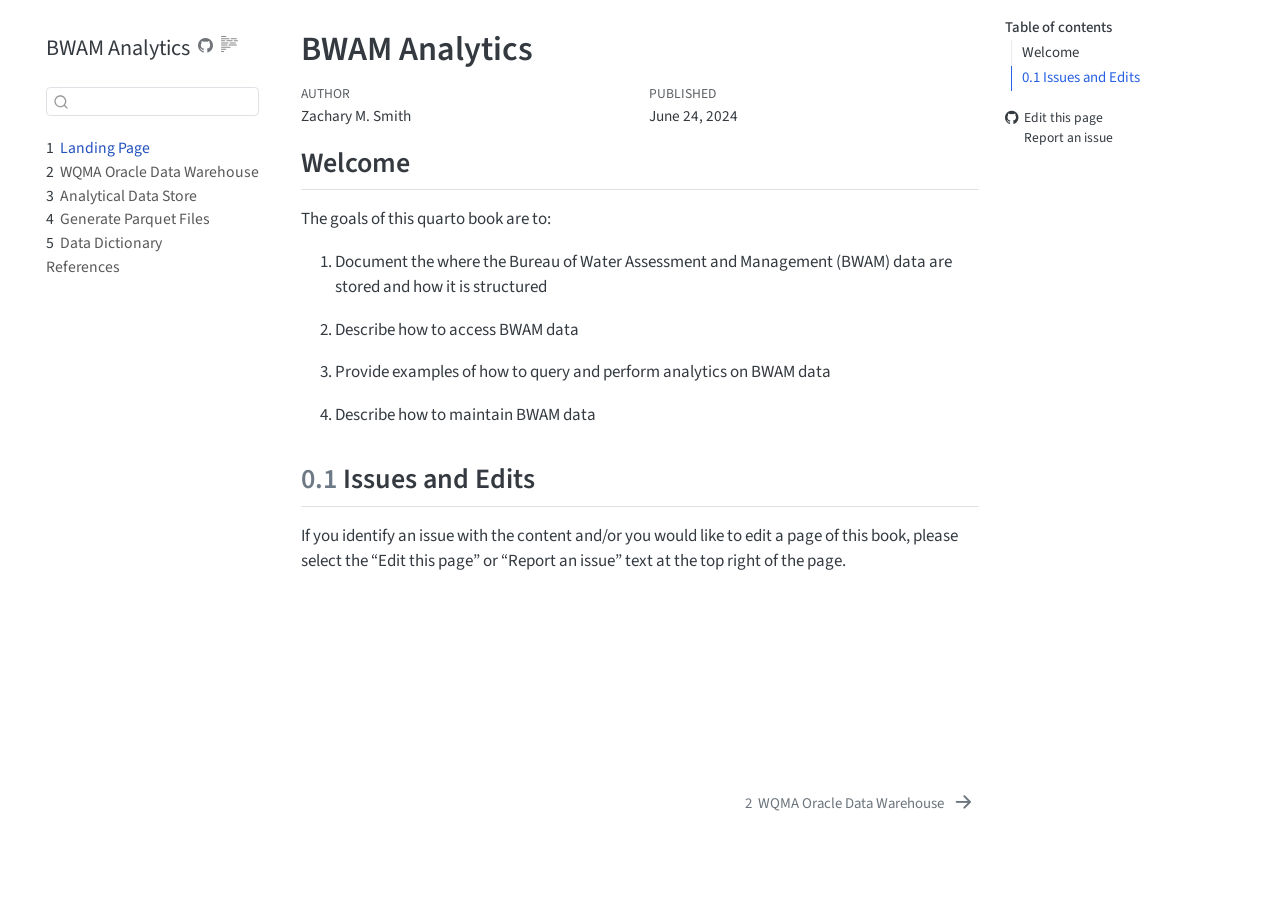
<file: docs/index.html>
<!DOCTYPE html>
<html xmlns="http://www.w3.org/1999/xhtml" lang="en" xml:lang="en"><head>

<meta charset="utf-8">
<meta name="generator" content="quarto-1.6.42">

<meta name="viewport" content="width=device-width, initial-scale=1.0, user-scalable=yes">

<meta name="author" content="Zachary M. Smith">
<meta name="dcterms.date" content="2024-06-24">

<title>BWAM Analytics</title>
<style>
code{white-space: pre-wrap;}
span.smallcaps{font-variant: small-caps;}
div.columns{display: flex; gap: min(4vw, 1.5em);}
div.column{flex: auto; overflow-x: auto;}
div.hanging-indent{margin-left: 1.5em; text-indent: -1.5em;}
ul.task-list{list-style: none;}
ul.task-list li input[type="checkbox"] {
  width: 0.8em;
  margin: 0 0.8em 0.2em -1em; /* quarto-specific, see https://github.com/quarto-dev/quarto-cli/issues/4556 */ 
  vertical-align: middle;
}
</style>


<script src="site_libs/quarto-nav/quarto-nav.js"></script>
<script src="site_libs/quarto-nav/headroom.min.js"></script>
<script src="site_libs/clipboard/clipboard.min.js"></script>
<script src="site_libs/quarto-search/autocomplete.umd.js"></script>
<script src="site_libs/quarto-search/fuse.min.js"></script>
<script src="site_libs/quarto-search/quarto-search.js"></script>
<meta name="quarto:offset" content="./">
<link href="./wqma_oracle_db.html" rel="next">
<script src="site_libs/quarto-html/quarto.js"></script>
<script src="site_libs/quarto-html/popper.min.js"></script>
<script src="site_libs/quarto-html/tippy.umd.min.js"></script>
<script src="site_libs/quarto-html/anchor.min.js"></script>
<link href="site_libs/quarto-html/tippy.css" rel="stylesheet">
<link href="site_libs/quarto-html/quarto-syntax-highlighting-2f5df379a58b258e96c21c0638c20c03.css" rel="stylesheet" id="quarto-text-highlighting-styles">
<script src="site_libs/bootstrap/bootstrap.min.js"></script>
<link href="site_libs/bootstrap/bootstrap-icons.css" rel="stylesheet">
<link href="site_libs/bootstrap/bootstrap-8da5b4427184b79ecddefad3d342027e.min.css" rel="stylesheet" append-hash="true" id="quarto-bootstrap" data-mode="light">
<script id="quarto-search-options" type="application/json">{
  "location": "sidebar",
  "copy-button": false,
  "collapse-after": 3,
  "panel-placement": "start",
  "type": "textbox",
  "limit": 50,
  "keyboard-shortcut": [
    "f",
    "/",
    "s"
  ],
  "show-item-context": false,
  "language": {
    "search-no-results-text": "No results",
    "search-matching-documents-text": "matching documents",
    "search-copy-link-title": "Copy link to search",
    "search-hide-matches-text": "Hide additional matches",
    "search-more-match-text": "more match in this document",
    "search-more-matches-text": "more matches in this document",
    "search-clear-button-title": "Clear",
    "search-text-placeholder": "",
    "search-detached-cancel-button-title": "Cancel",
    "search-submit-button-title": "Submit",
    "search-label": "Search"
  }
}</script>


</head>

<body class="nav-sidebar floating">

<div id="quarto-search-results"></div>
  <header id="quarto-header" class="headroom fixed-top">
  <nav class="quarto-secondary-nav">
    <div class="container-fluid d-flex">
      <button type="button" class="quarto-btn-toggle btn" data-bs-toggle="collapse" role="button" data-bs-target=".quarto-sidebar-collapse-item" aria-controls="quarto-sidebar" aria-expanded="false" aria-label="Toggle sidebar navigation" onclick="if (window.quartoToggleHeadroom) { window.quartoToggleHeadroom(); }">
        <i class="bi bi-layout-text-sidebar-reverse"></i>
      </button>
        <nav class="quarto-page-breadcrumbs" aria-label="breadcrumb"><ol class="breadcrumb"><li class="breadcrumb-item"><a href="./index.html"><span class="chapter-number">1</span>&nbsp; <span class="chapter-title">Landing Page</span></a></li></ol></nav>
        <a class="flex-grow-1" role="navigation" data-bs-toggle="collapse" data-bs-target=".quarto-sidebar-collapse-item" aria-controls="quarto-sidebar" aria-expanded="false" aria-label="Toggle sidebar navigation" onclick="if (window.quartoToggleHeadroom) { window.quartoToggleHeadroom(); }">      
        </a>
      <button type="button" class="btn quarto-search-button" aria-label="Search" onclick="window.quartoOpenSearch();">
        <i class="bi bi-search"></i>
      </button>
    </div>
  </nav>
</header>
<!-- content -->
<div id="quarto-content" class="quarto-container page-columns page-rows-contents page-layout-article">
<!-- sidebar -->
  <nav id="quarto-sidebar" class="sidebar collapse collapse-horizontal quarto-sidebar-collapse-item sidebar-navigation floating overflow-auto">
    <div class="pt-lg-2 mt-2 text-left sidebar-header">
    <div class="sidebar-title mb-0 py-0">
      <a href="./">BWAM Analytics</a> 
        <div class="sidebar-tools-main">
    <a href="https://github.com/BWAM/bwam_analytics" title="Source Code" class="quarto-navigation-tool px-1" aria-label="Source Code"><i class="bi bi-github"></i></a>
  <a href="" class="quarto-reader-toggle quarto-navigation-tool px-1" onclick="window.quartoToggleReader(); return false;" title="Toggle reader mode">
  <div class="quarto-reader-toggle-btn">
  <i class="bi"></i>
  </div>
</a>
</div>
    </div>
      </div>
        <div class="mt-2 flex-shrink-0 align-items-center">
        <div class="sidebar-search">
        <div id="quarto-search" class="" title="Search"></div>
        </div>
        </div>
    <div class="sidebar-menu-container"> 
    <ul class="list-unstyled mt-1">
        <li class="sidebar-item">
  <div class="sidebar-item-container"> 
  <a href="./index.html" class="sidebar-item-text sidebar-link active">
 <span class="menu-text"><span class="chapter-number">1</span>&nbsp; <span class="chapter-title">Landing Page</span></span></a>
  </div>
</li>
        <li class="sidebar-item">
  <div class="sidebar-item-container"> 
  <a href="./wqma_oracle_db.html" class="sidebar-item-text sidebar-link">
 <span class="menu-text"><span class="chapter-number">2</span>&nbsp; <span class="chapter-title">WQMA Oracle Data Warehouse</span></span></a>
  </div>
</li>
        <li class="sidebar-item">
  <div class="sidebar-item-container"> 
  <a href="./analytical_data_store.html" class="sidebar-item-text sidebar-link">
 <span class="menu-text"><span class="chapter-number">3</span>&nbsp; <span class="chapter-title">Analytical Data Store</span></span></a>
  </div>
</li>
        <li class="sidebar-item">
  <div class="sidebar-item-container"> 
  <a href="./generate_parquet_files.html" class="sidebar-item-text sidebar-link">
 <span class="menu-text"><span class="chapter-number">4</span>&nbsp; <span class="chapter-title">Generate Parquet Files</span></span></a>
  </div>
</li>
        <li class="sidebar-item">
  <div class="sidebar-item-container"> 
  <a href="./data_dictionary.html" class="sidebar-item-text sidebar-link">
 <span class="menu-text"><span class="chapter-number">5</span>&nbsp; <span class="chapter-title">Data Dictionary</span></span></a>
  </div>
</li>
        <li class="sidebar-item">
  <div class="sidebar-item-container"> 
  <a href="./references.html" class="sidebar-item-text sidebar-link">
 <span class="menu-text">References</span></a>
  </div>
</li>
    </ul>
    </div>
</nav>
<div id="quarto-sidebar-glass" class="quarto-sidebar-collapse-item" data-bs-toggle="collapse" data-bs-target=".quarto-sidebar-collapse-item"></div>
<!-- margin-sidebar -->
    <div id="quarto-margin-sidebar" class="sidebar margin-sidebar">
        <nav id="TOC" role="doc-toc" class="toc-active">
    <h2 id="toc-title">Table of contents</h2>
   
  <ul>
  <li><a href="#welcome" id="toc-welcome" class="nav-link active" data-scroll-target="#welcome">Welcome</a></li>
  <li><a href="#issues-and-edits" id="toc-issues-and-edits" class="nav-link" data-scroll-target="#issues-and-edits"><span class="header-section-number">0.1</span> Issues and Edits</a></li>
  </ul>
<div class="toc-actions"><ul><li><a href="https://github.com/BWAM/bwam_analytics/edit/main/index.qmd" class="toc-action"><i class="bi bi-github"></i>Edit this page</a></li><li><a href="https://github.com/BWAM/bwam_analytics/issues/new" class="toc-action"><i class="bi empty"></i>Report an issue</a></li></ul></div></nav>
    </div>
<!-- main -->
<main class="content" id="quarto-document-content">

<header id="title-block-header" class="quarto-title-block default">
<div class="quarto-title">
<h1 class="title">BWAM Analytics</h1>
</div>



<div class="quarto-title-meta">

    <div>
    <div class="quarto-title-meta-heading">Author</div>
    <div class="quarto-title-meta-contents">
             <p>Zachary M. Smith </p>
          </div>
  </div>
    
    <div>
    <div class="quarto-title-meta-heading">Published</div>
    <div class="quarto-title-meta-contents">
      <p class="date">June 24, 2024</p>
    </div>
  </div>
  
    
  </div>
  


</header>


<section id="welcome" class="level2 unnumbered">
<h2 class="unnumbered anchored" data-anchor-id="welcome">Welcome</h2>
<p>The goals of this quarto book are to:</p>
<ol type="1">
<li><p>Document the where the Bureau of Water Assessment and Management (BWAM) data are stored and how it is structured</p></li>
<li><p>Describe how to access BWAM data</p></li>
<li><p>Provide examples of how to query and perform analytics on BWAM data</p></li>
<li><p>Describe how to maintain BWAM data</p></li>
</ol>
</section>
<section id="issues-and-edits" class="level2" data-number="0.1">
<h2 data-number="0.1" class="anchored" data-anchor-id="issues-and-edits"><span class="header-section-number">0.1</span> Issues and Edits</h2>
<p>If you identify an issue with the content and/or you would like to edit a page of this book, please select the “Edit this page” or “Report an issue” text at the top right of the page.</p>


</section>

</main> <!-- /main -->
<script id="quarto-html-after-body" type="application/javascript">
window.document.addEventListener("DOMContentLoaded", function (event) {
  const toggleBodyColorMode = (bsSheetEl) => {
    const mode = bsSheetEl.getAttribute("data-mode");
    const bodyEl = window.document.querySelector("body");
    if (mode === "dark") {
      bodyEl.classList.add("quarto-dark");
      bodyEl.classList.remove("quarto-light");
    } else {
      bodyEl.classList.add("quarto-light");
      bodyEl.classList.remove("quarto-dark");
    }
  }
  const toggleBodyColorPrimary = () => {
    const bsSheetEl = window.document.querySelector("link#quarto-bootstrap");
    if (bsSheetEl) {
      toggleBodyColorMode(bsSheetEl);
    }
  }
  toggleBodyColorPrimary();  
  const icon = "";
  const anchorJS = new window.AnchorJS();
  anchorJS.options = {
    placement: 'right',
    icon: icon
  };
  anchorJS.add('.anchored');
  const isCodeAnnotation = (el) => {
    for (const clz of el.classList) {
      if (clz.startsWith('code-annotation-')) {                     
        return true;
      }
    }
    return false;
  }
  const onCopySuccess = function(e) {
    // button target
    const button = e.trigger;
    // don't keep focus
    button.blur();
    // flash "checked"
    button.classList.add('code-copy-button-checked');
    var currentTitle = button.getAttribute("title");
    button.setAttribute("title", "Copied!");
    let tooltip;
    if (window.bootstrap) {
      button.setAttribute("data-bs-toggle", "tooltip");
      button.setAttribute("data-bs-placement", "left");
      button.setAttribute("data-bs-title", "Copied!");
      tooltip = new bootstrap.Tooltip(button, 
        { trigger: "manual", 
          customClass: "code-copy-button-tooltip",
          offset: [0, -8]});
      tooltip.show();    
    }
    setTimeout(function() {
      if (tooltip) {
        tooltip.hide();
        button.removeAttribute("data-bs-title");
        button.removeAttribute("data-bs-toggle");
        button.removeAttribute("data-bs-placement");
      }
      button.setAttribute("title", currentTitle);
      button.classList.remove('code-copy-button-checked');
    }, 1000);
    // clear code selection
    e.clearSelection();
  }
  const getTextToCopy = function(trigger) {
      const codeEl = trigger.previousElementSibling.cloneNode(true);
      for (const childEl of codeEl.children) {
        if (isCodeAnnotation(childEl)) {
          childEl.remove();
        }
      }
      return codeEl.innerText;
  }
  const clipboard = new window.ClipboardJS('.code-copy-button:not([data-in-quarto-modal])', {
    text: getTextToCopy
  });
  clipboard.on('success', onCopySuccess);
  if (window.document.getElementById('quarto-embedded-source-code-modal')) {
    const clipboardModal = new window.ClipboardJS('.code-copy-button[data-in-quarto-modal]', {
      text: getTextToCopy,
      container: window.document.getElementById('quarto-embedded-source-code-modal')
    });
    clipboardModal.on('success', onCopySuccess);
  }
    var localhostRegex = new RegExp(/^(?:http|https):\/\/localhost\:?[0-9]*\//);
    var mailtoRegex = new RegExp(/^mailto:/);
      var filterRegex = new RegExp('/' + window.location.host + '/');
    var isInternal = (href) => {
        return filterRegex.test(href) || localhostRegex.test(href) || mailtoRegex.test(href);
    }
    // Inspect non-navigation links and adorn them if external
 	var links = window.document.querySelectorAll('a[href]:not(.nav-link):not(.navbar-brand):not(.toc-action):not(.sidebar-link):not(.sidebar-item-toggle):not(.pagination-link):not(.no-external):not([aria-hidden]):not(.dropdown-item):not(.quarto-navigation-tool):not(.about-link)');
    for (var i=0; i<links.length; i++) {
      const link = links[i];
      if (!isInternal(link.href)) {
        // undo the damage that might have been done by quarto-nav.js in the case of
        // links that we want to consider external
        if (link.dataset.originalHref !== undefined) {
          link.href = link.dataset.originalHref;
        }
      }
    }
  function tippyHover(el, contentFn, onTriggerFn, onUntriggerFn) {
    const config = {
      allowHTML: true,
      maxWidth: 500,
      delay: 100,
      arrow: false,
      appendTo: function(el) {
          return el.parentElement;
      },
      interactive: true,
      interactiveBorder: 10,
      theme: 'quarto',
      placement: 'bottom-start',
    };
    if (contentFn) {
      config.content = contentFn;
    }
    if (onTriggerFn) {
      config.onTrigger = onTriggerFn;
    }
    if (onUntriggerFn) {
      config.onUntrigger = onUntriggerFn;
    }
    window.tippy(el, config); 
  }
  const noterefs = window.document.querySelectorAll('a[role="doc-noteref"]');
  for (var i=0; i<noterefs.length; i++) {
    const ref = noterefs[i];
    tippyHover(ref, function() {
      // use id or data attribute instead here
      let href = ref.getAttribute('data-footnote-href') || ref.getAttribute('href');
      try { href = new URL(href).hash; } catch {}
      const id = href.replace(/^#\/?/, "");
      const note = window.document.getElementById(id);
      if (note) {
        return note.innerHTML;
      } else {
        return "";
      }
    });
  }
  const xrefs = window.document.querySelectorAll('a.quarto-xref');
  const processXRef = (id, note) => {
    // Strip column container classes
    const stripColumnClz = (el) => {
      el.classList.remove("page-full", "page-columns");
      if (el.children) {
        for (const child of el.children) {
          stripColumnClz(child);
        }
      }
    }
    stripColumnClz(note)
    if (id === null || id.startsWith('sec-')) {
      // Special case sections, only their first couple elements
      const container = document.createElement("div");
      if (note.children && note.children.length > 2) {
        container.appendChild(note.children[0].cloneNode(true));
        for (let i = 1; i < note.children.length; i++) {
          const child = note.children[i];
          if (child.tagName === "P" && child.innerText === "") {
            continue;
          } else {
            container.appendChild(child.cloneNode(true));
            break;
          }
        }
        if (window.Quarto?.typesetMath) {
          window.Quarto.typesetMath(container);
        }
        return container.innerHTML
      } else {
        if (window.Quarto?.typesetMath) {
          window.Quarto.typesetMath(note);
        }
        return note.innerHTML;
      }
    } else {
      // Remove any anchor links if they are present
      const anchorLink = note.querySelector('a.anchorjs-link');
      if (anchorLink) {
        anchorLink.remove();
      }
      if (window.Quarto?.typesetMath) {
        window.Quarto.typesetMath(note);
      }
      if (note.classList.contains("callout")) {
        return note.outerHTML;
      } else {
        return note.innerHTML;
      }
    }
  }
  for (var i=0; i<xrefs.length; i++) {
    const xref = xrefs[i];
    tippyHover(xref, undefined, function(instance) {
      instance.disable();
      let url = xref.getAttribute('href');
      let hash = undefined; 
      if (url.startsWith('#')) {
        hash = url;
      } else {
        try { hash = new URL(url).hash; } catch {}
      }
      if (hash) {
        const id = hash.replace(/^#\/?/, "");
        const note = window.document.getElementById(id);
        if (note !== null) {
          try {
            const html = processXRef(id, note.cloneNode(true));
            instance.setContent(html);
          } finally {
            instance.enable();
            instance.show();
          }
        } else {
          // See if we can fetch this
          fetch(url.split('#')[0])
          .then(res => res.text())
          .then(html => {
            const parser = new DOMParser();
            const htmlDoc = parser.parseFromString(html, "text/html");
            const note = htmlDoc.getElementById(id);
            if (note !== null) {
              const html = processXRef(id, note);
              instance.setContent(html);
            } 
          }).finally(() => {
            instance.enable();
            instance.show();
          });
        }
      } else {
        // See if we can fetch a full url (with no hash to target)
        // This is a special case and we should probably do some content thinning / targeting
        fetch(url)
        .then(res => res.text())
        .then(html => {
          const parser = new DOMParser();
          const htmlDoc = parser.parseFromString(html, "text/html");
          const note = htmlDoc.querySelector('main.content');
          if (note !== null) {
            // This should only happen for chapter cross references
            // (since there is no id in the URL)
            // remove the first header
            if (note.children.length > 0 && note.children[0].tagName === "HEADER") {
              note.children[0].remove();
            }
            const html = processXRef(null, note);
            instance.setContent(html);
          } 
        }).finally(() => {
          instance.enable();
          instance.show();
        });
      }
    }, function(instance) {
    });
  }
      let selectedAnnoteEl;
      const selectorForAnnotation = ( cell, annotation) => {
        let cellAttr = 'data-code-cell="' + cell + '"';
        let lineAttr = 'data-code-annotation="' +  annotation + '"';
        const selector = 'span[' + cellAttr + '][' + lineAttr + ']';
        return selector;
      }
      const selectCodeLines = (annoteEl) => {
        const doc = window.document;
        const targetCell = annoteEl.getAttribute("data-target-cell");
        const targetAnnotation = annoteEl.getAttribute("data-target-annotation");
        const annoteSpan = window.document.querySelector(selectorForAnnotation(targetCell, targetAnnotation));
        const lines = annoteSpan.getAttribute("data-code-lines").split(",");
        const lineIds = lines.map((line) => {
          return targetCell + "-" + line;
        })
        let top = null;
        let height = null;
        let parent = null;
        if (lineIds.length > 0) {
            //compute the position of the single el (top and bottom and make a div)
            const el = window.document.getElementById(lineIds[0]);
            top = el.offsetTop;
            height = el.offsetHeight;
            parent = el.parentElement.parentElement;
          if (lineIds.length > 1) {
            const lastEl = window.document.getElementById(lineIds[lineIds.length - 1]);
            const bottom = lastEl.offsetTop + lastEl.offsetHeight;
            height = bottom - top;
          }
          if (top !== null && height !== null && parent !== null) {
            // cook up a div (if necessary) and position it 
            let div = window.document.getElementById("code-annotation-line-highlight");
            if (div === null) {
              div = window.document.createElement("div");
              div.setAttribute("id", "code-annotation-line-highlight");
              div.style.position = 'absolute';
              parent.appendChild(div);
            }
            div.style.top = top - 2 + "px";
            div.style.height = height + 4 + "px";
            div.style.left = 0;
            let gutterDiv = window.document.getElementById("code-annotation-line-highlight-gutter");
            if (gutterDiv === null) {
              gutterDiv = window.document.createElement("div");
              gutterDiv.setAttribute("id", "code-annotation-line-highlight-gutter");
              gutterDiv.style.position = 'absolute';
              const codeCell = window.document.getElementById(targetCell);
              const gutter = codeCell.querySelector('.code-annotation-gutter');
              gutter.appendChild(gutterDiv);
            }
            gutterDiv.style.top = top - 2 + "px";
            gutterDiv.style.height = height + 4 + "px";
          }
          selectedAnnoteEl = annoteEl;
        }
      };
      const unselectCodeLines = () => {
        const elementsIds = ["code-annotation-line-highlight", "code-annotation-line-highlight-gutter"];
        elementsIds.forEach((elId) => {
          const div = window.document.getElementById(elId);
          if (div) {
            div.remove();
          }
        });
        selectedAnnoteEl = undefined;
      };
        // Handle positioning of the toggle
    window.addEventListener(
      "resize",
      throttle(() => {
        elRect = undefined;
        if (selectedAnnoteEl) {
          selectCodeLines(selectedAnnoteEl);
        }
      }, 10)
    );
    function throttle(fn, ms) {
    let throttle = false;
    let timer;
      return (...args) => {
        if(!throttle) { // first call gets through
            fn.apply(this, args);
            throttle = true;
        } else { // all the others get throttled
            if(timer) clearTimeout(timer); // cancel #2
            timer = setTimeout(() => {
              fn.apply(this, args);
              timer = throttle = false;
            }, ms);
        }
      };
    }
      // Attach click handler to the DT
      const annoteDls = window.document.querySelectorAll('dt[data-target-cell]');
      for (const annoteDlNode of annoteDls) {
        annoteDlNode.addEventListener('click', (event) => {
          const clickedEl = event.target;
          if (clickedEl !== selectedAnnoteEl) {
            unselectCodeLines();
            const activeEl = window.document.querySelector('dt[data-target-cell].code-annotation-active');
            if (activeEl) {
              activeEl.classList.remove('code-annotation-active');
            }
            selectCodeLines(clickedEl);
            clickedEl.classList.add('code-annotation-active');
          } else {
            // Unselect the line
            unselectCodeLines();
            clickedEl.classList.remove('code-annotation-active');
          }
        });
      }
  const findCites = (el) => {
    const parentEl = el.parentElement;
    if (parentEl) {
      const cites = parentEl.dataset.cites;
      if (cites) {
        return {
          el,
          cites: cites.split(' ')
        };
      } else {
        return findCites(el.parentElement)
      }
    } else {
      return undefined;
    }
  };
  var bibliorefs = window.document.querySelectorAll('a[role="doc-biblioref"]');
  for (var i=0; i<bibliorefs.length; i++) {
    const ref = bibliorefs[i];
    const citeInfo = findCites(ref);
    if (citeInfo) {
      tippyHover(citeInfo.el, function() {
        var popup = window.document.createElement('div');
        citeInfo.cites.forEach(function(cite) {
          var citeDiv = window.document.createElement('div');
          citeDiv.classList.add('hanging-indent');
          citeDiv.classList.add('csl-entry');
          var biblioDiv = window.document.getElementById('ref-' + cite);
          if (biblioDiv) {
            citeDiv.innerHTML = biblioDiv.innerHTML;
          }
          popup.appendChild(citeDiv);
        });
        return popup.innerHTML;
      });
    }
  }
});
</script>
<nav class="page-navigation">
  <div class="nav-page nav-page-previous">
  </div>
  <div class="nav-page nav-page-next">
      <a href="./wqma_oracle_db.html" class="pagination-link" aria-label="WQMA Oracle Data Warehouse">
        <span class="nav-page-text"><span class="chapter-number">2</span>&nbsp; <span class="chapter-title">WQMA Oracle Data Warehouse</span></span> <i class="bi bi-arrow-right-short"></i>
      </a>
  </div>
</nav>
</div> <!-- /content -->




<footer class="footer"><div class="nav-footer"><div class="nav-footer-center"><div class="toc-actions d-sm-block d-md-none"><ul><li><a href="https://github.com/BWAM/bwam_analytics/edit/main/index.qmd" class="toc-action"><i class="bi bi-github"></i>Edit this page</a></li><li><a href="https://github.com/BWAM/bwam_analytics/issues/new" class="toc-action"><i class="bi empty"></i>Report an issue</a></li></ul></div></div></div></footer></body></html>
</file>
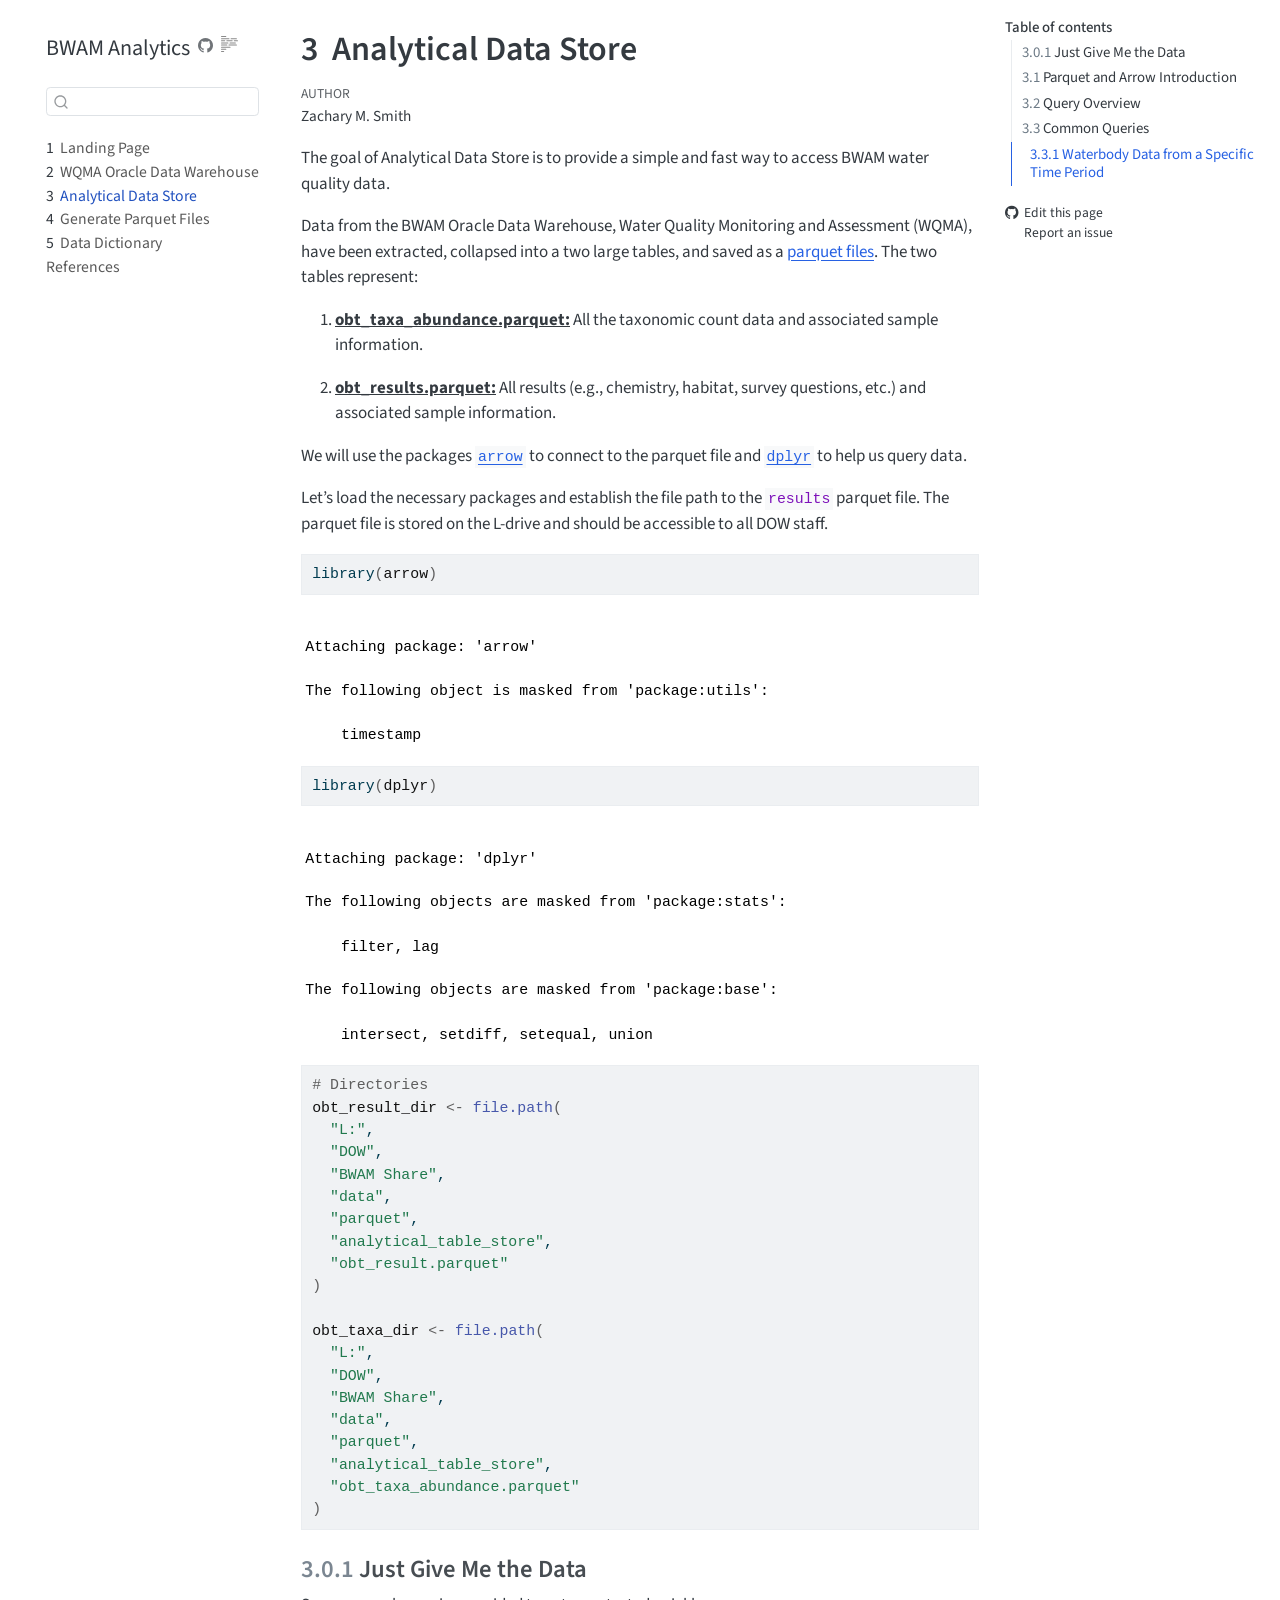
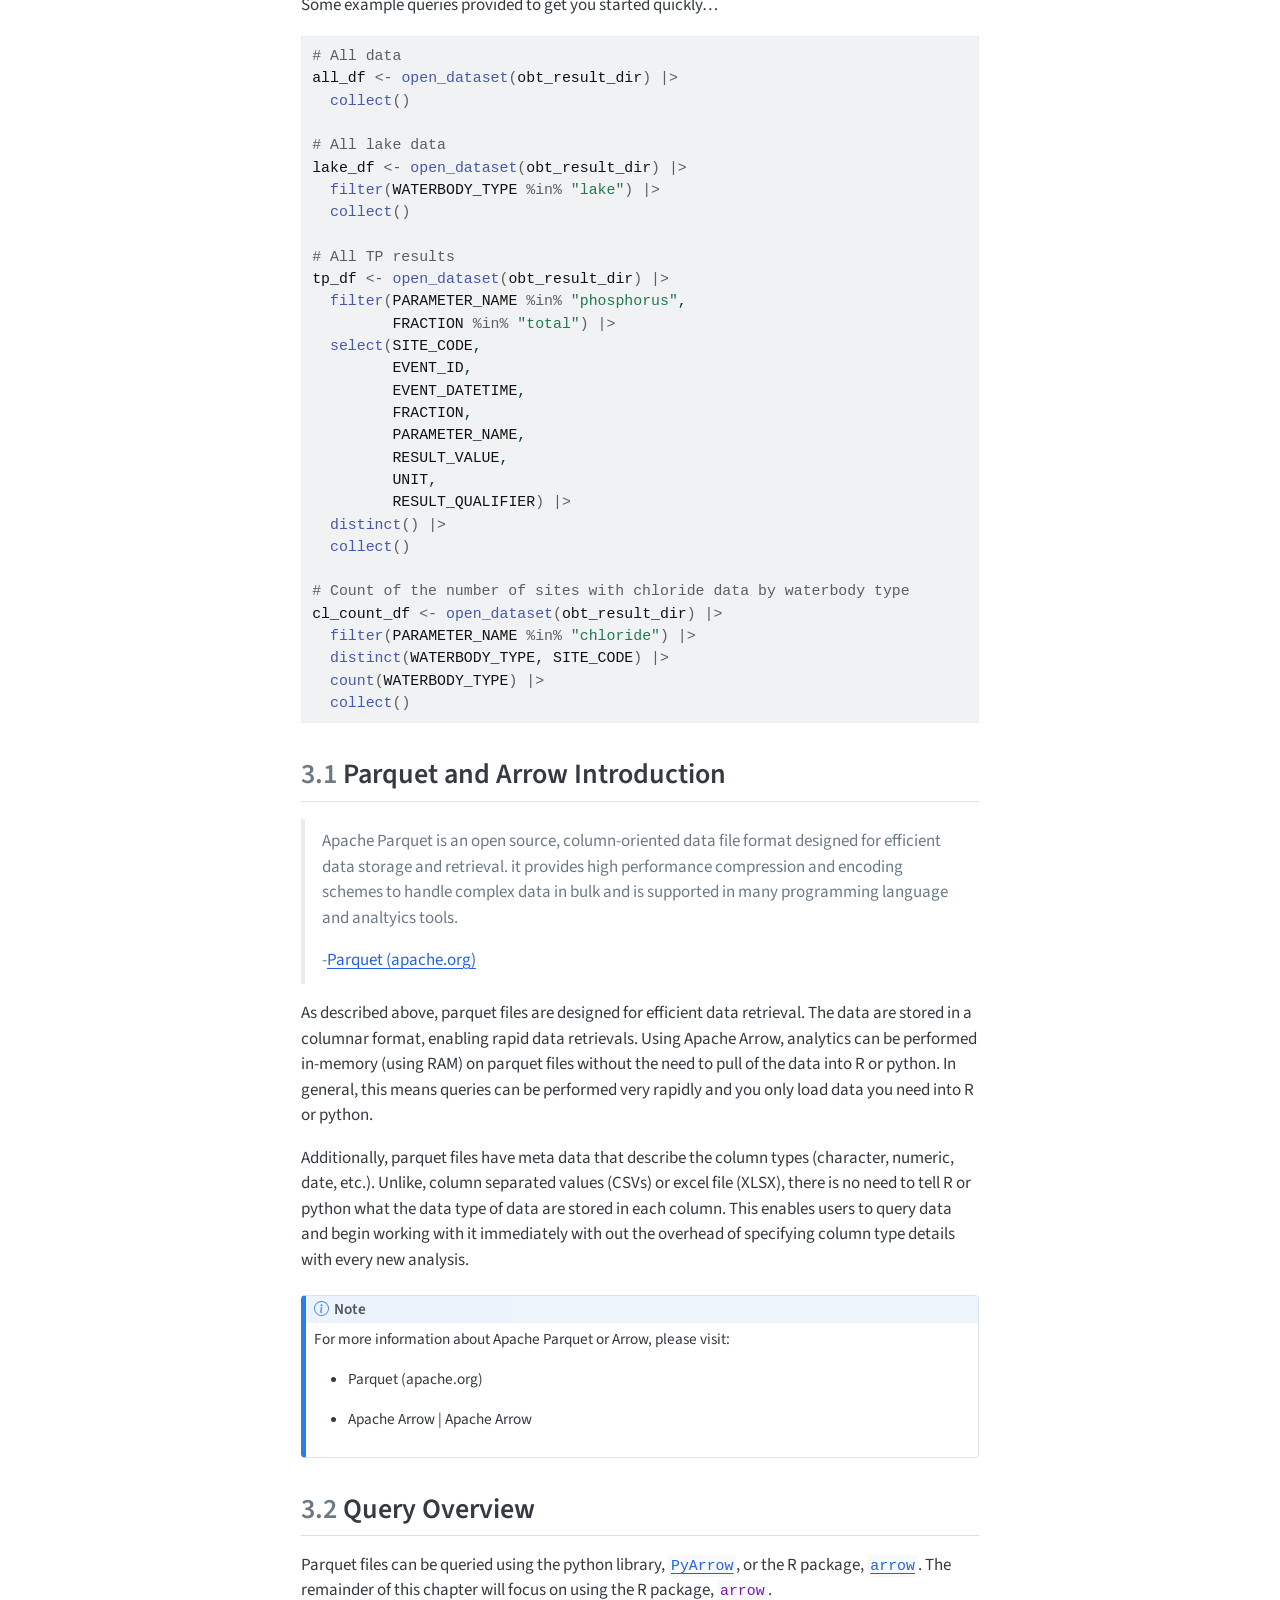
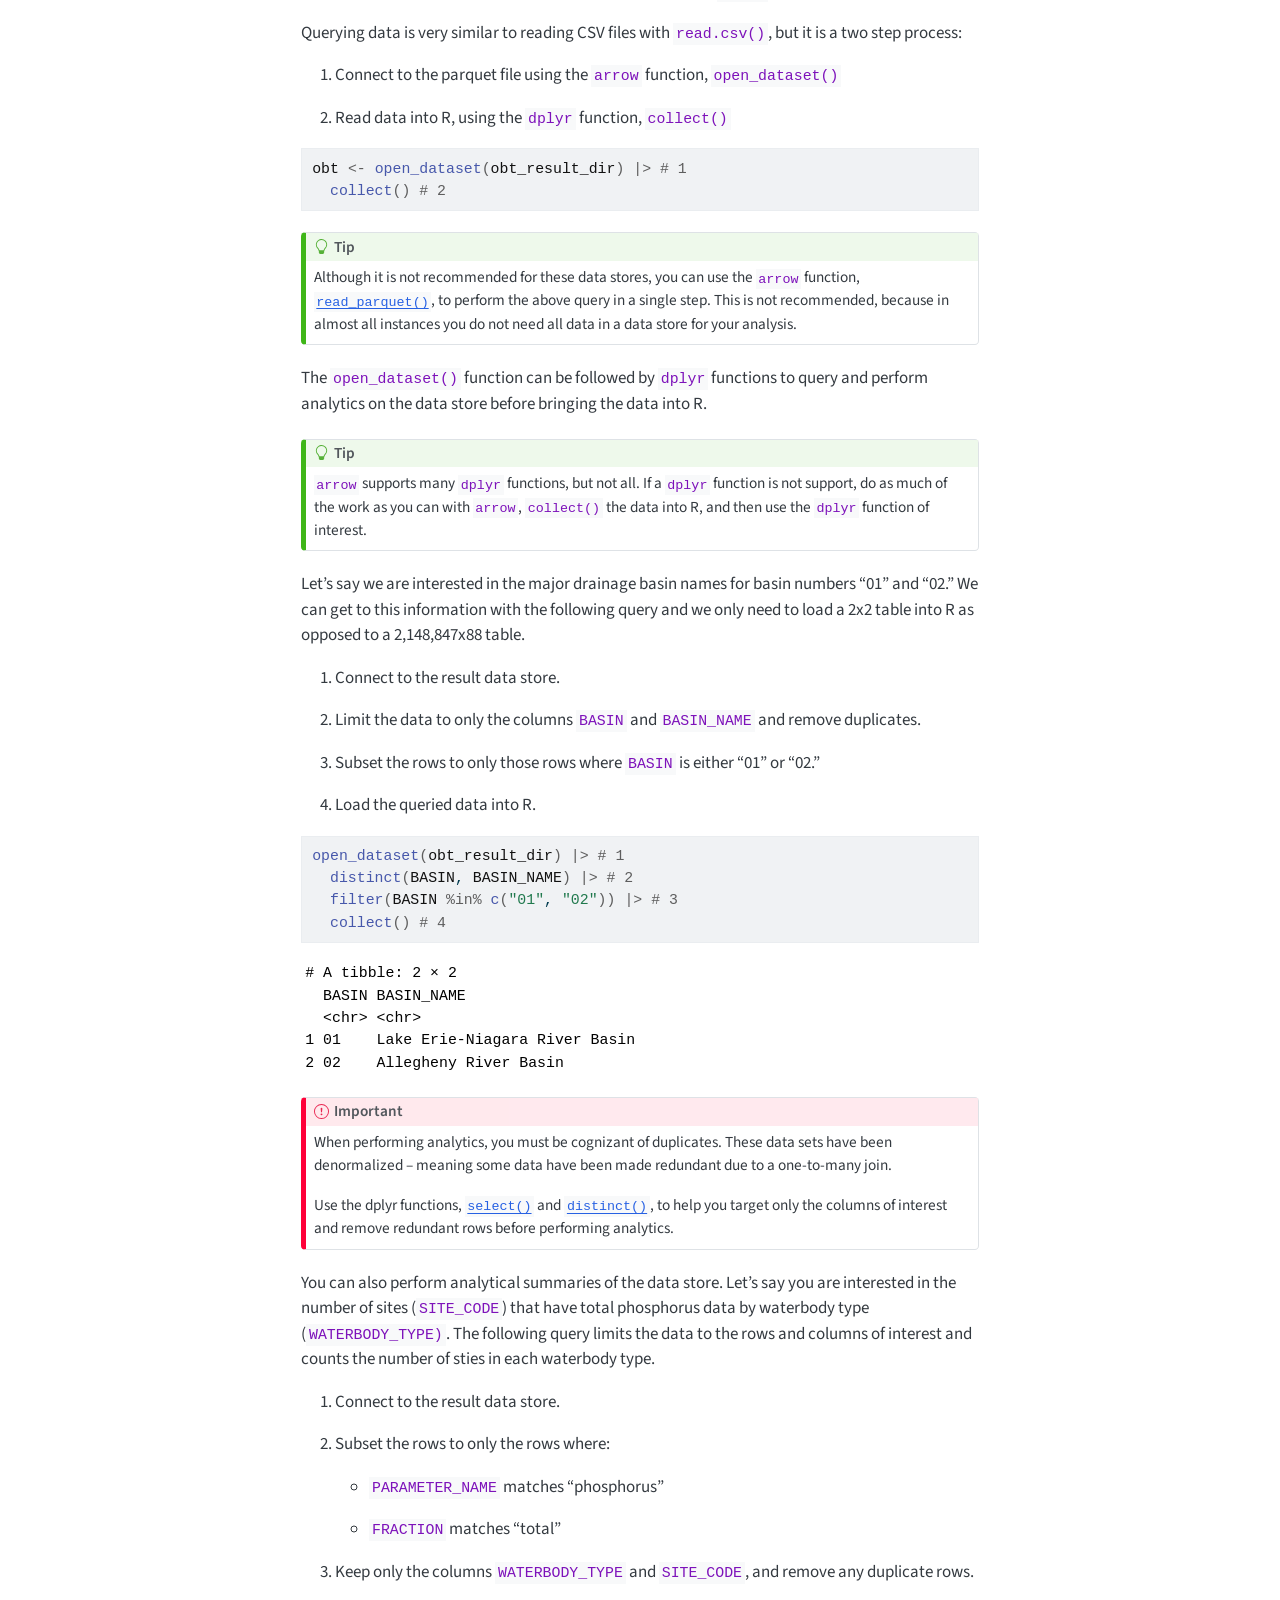
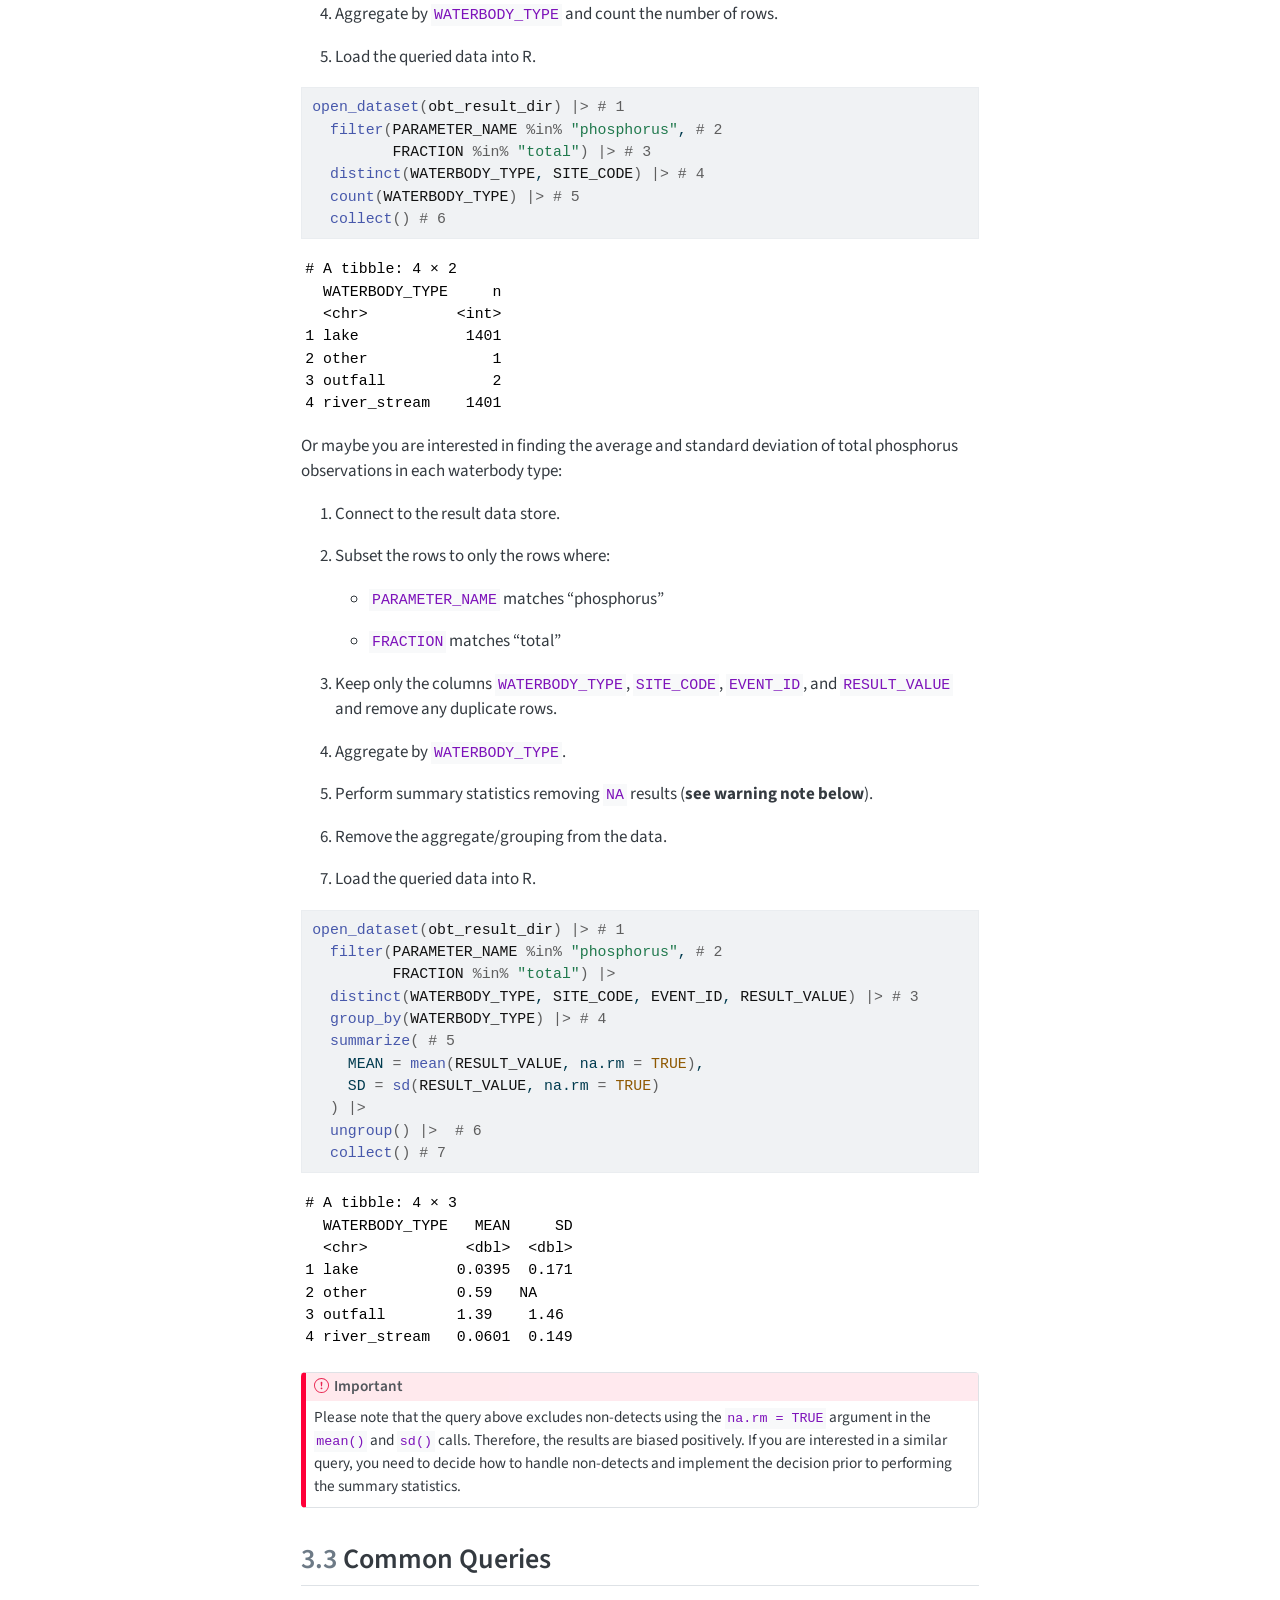
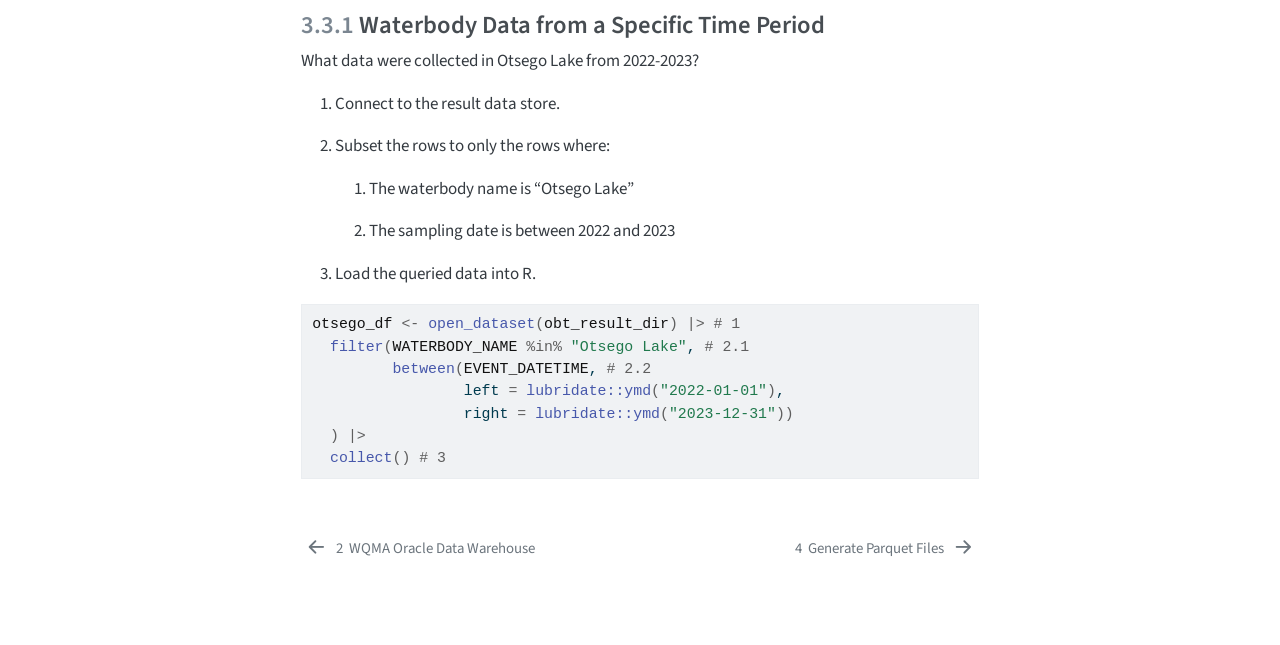
<file: docs/analytical_data_store.html>
<!DOCTYPE html>
<html xmlns="http://www.w3.org/1999/xhtml" lang="en" xml:lang="en"><head>
<meta http-equiv="Content-Type" content="text/html; charset=UTF-8">
<meta charset="utf-8">
<meta name="generator" content="quarto-1.6.42">
<meta name="viewport" content="width=device-width, initial-scale=1.0, user-scalable=yes">
<meta name="author" content="Zachary M. Smith">
<title>3&nbsp; Analytical Data Store – BWAM Analytics</title>
<style>
code{white-space: pre-wrap;}
span.smallcaps{font-variant: small-caps;}
div.columns{display: flex; gap: min(4vw, 1.5em);}
div.column{flex: auto; overflow-x: auto;}
div.hanging-indent{margin-left: 1.5em; text-indent: -1.5em;}
ul.task-list{list-style: none;}
ul.task-list li input[type="checkbox"] {
  width: 0.8em;
  margin: 0 0.8em 0.2em -1em; /* quarto-specific, see https://github.com/quarto-dev/quarto-cli/issues/4556 */ 
  vertical-align: middle;
}
/* CSS for syntax highlighting */
pre > code.sourceCode { white-space: pre; position: relative; }
pre > code.sourceCode > span { line-height: 1.25; }
pre > code.sourceCode > span:empty { height: 1.2em; }
.sourceCode { overflow: visible; }
code.sourceCode > span { color: inherit; text-decoration: inherit; }
div.sourceCode { margin: 1em 0; }
pre.sourceCode { margin: 0; }
@media screen {
div.sourceCode { overflow: auto; }
}
@media print {
pre > code.sourceCode { white-space: pre-wrap; }
pre > code.sourceCode > span { display: inline-block; text-indent: -5em; padding-left: 5em; }
}
pre.numberSource code
  { counter-reset: source-line 0; }
pre.numberSource code > span
  { position: relative; left: -4em; counter-increment: source-line; }
pre.numberSource code > span > a:first-child::before
  { content: counter(source-line);
    position: relative; left: -1em; text-align: right; vertical-align: baseline;
    border: none; display: inline-block;
    -webkit-touch-callout: none; -webkit-user-select: none;
    -khtml-user-select: none; -moz-user-select: none;
    -ms-user-select: none; user-select: none;
    padding: 0 4px; width: 4em;
  }
pre.numberSource { margin-left: 3em;  padding-left: 4px; }
div.sourceCode
  {   }
@media screen {
pre > code.sourceCode > span > a:first-child::before { text-decoration: underline; }
}
</style>

<script src="site_libs/quarto-nav/quarto-nav.js"></script>
<script src="site_libs/quarto-nav/headroom.min.js"></script>
<script src="site_libs/clipboard/clipboard.min.js"></script>
<script src="site_libs/quarto-search/autocomplete.umd.js"></script>
<script src="site_libs/quarto-search/fuse.min.js"></script>
<script src="site_libs/quarto-search/quarto-search.js"></script>
<meta name="quarto:offset" content="./">
<link href="./generate_parquet_files.html" rel="next">
<link href="./wqma_oracle_db.html" rel="prev">
<script src="site_libs/quarto-html/quarto.js"></script>
<script src="site_libs/quarto-html/popper.min.js"></script>
<script src="site_libs/quarto-html/tippy.umd.min.js"></script>
<script src="site_libs/quarto-html/anchor.min.js"></script>
<link href="site_libs/quarto-html/tippy.css" rel="stylesheet">
<link href="site_libs/quarto-html/quarto-syntax-highlighting-2f5df379a58b258e96c21c0638c20c03.css" rel="stylesheet" id="quarto-text-highlighting-styles">
<script src="site_libs/bootstrap/bootstrap.min.js"></script>
<link href="site_libs/bootstrap/bootstrap-icons.css" rel="stylesheet">
<link href="site_libs/bootstrap/bootstrap-8da5b4427184b79ecddefad3d342027e.min.css" rel="stylesheet" append-hash="true" id="quarto-bootstrap" data-mode="light"><script id="quarto-search-options" type="application/json">{
  "location": "sidebar",
  "copy-button": false,
  "collapse-after": 3,
  "panel-placement": "start",
  "type": "textbox",
  "limit": 50,
  "keyboard-shortcut": [
    "f",
    "/",
    "s"
  ],
  "show-item-context": false,
  "language": {
    "search-no-results-text": "No results",
    "search-matching-documents-text": "matching documents",
    "search-copy-link-title": "Copy link to search",
    "search-hide-matches-text": "Hide additional matches",
    "search-more-match-text": "more match in this document",
    "search-more-matches-text": "more matches in this document",
    "search-clear-button-title": "Clear",
    "search-text-placeholder": "",
    "search-detached-cancel-button-title": "Cancel",
    "search-submit-button-title": "Submit",
    "search-label": "Search"
  }
}</script>
</head>
<body class="nav-sidebar floating">

<div id="quarto-search-results"></div>
  <header id="quarto-header" class="headroom fixed-top"><nav class="quarto-secondary-nav"><div class="container-fluid d-flex">
      <button type="button" class="quarto-btn-toggle btn" data-bs-toggle="collapse" role="button" data-bs-target=".quarto-sidebar-collapse-item" aria-controls="quarto-sidebar" aria-expanded="false" aria-label="Toggle sidebar navigation" onclick="if (window.quartoToggleHeadroom) { window.quartoToggleHeadroom(); }">
        <i class="bi bi-layout-text-sidebar-reverse"></i>
      </button>
        <nav class="quarto-page-breadcrumbs" aria-label="breadcrumb"><ol class="breadcrumb"><li class="breadcrumb-item"><a href="./analytical_data_store.html"><span class="chapter-number">3</span>&nbsp; <span class="chapter-title">Analytical Data Store</span></a></li></ol></nav>
        <a class="flex-grow-1" role="navigation" data-bs-toggle="collapse" data-bs-target=".quarto-sidebar-collapse-item" aria-controls="quarto-sidebar" aria-expanded="false" aria-label="Toggle sidebar navigation" onclick="if (window.quartoToggleHeadroom) { window.quartoToggleHeadroom(); }">      
        </a>
      <button type="button" class="btn quarto-search-button" aria-label="Search" onclick="window.quartoOpenSearch();">
        <i class="bi bi-search"></i>
      </button>
    </div>
  </nav></header><!-- content --><div id="quarto-content" class="quarto-container page-columns page-rows-contents page-layout-article">
<!-- sidebar -->
  <nav id="quarto-sidebar" class="sidebar collapse collapse-horizontal quarto-sidebar-collapse-item sidebar-navigation floating overflow-auto"><div class="pt-lg-2 mt-2 text-left sidebar-header">
    <div class="sidebar-title mb-0 py-0">
      <a href="./">BWAM Analytics</a> 
        <div class="sidebar-tools-main">
    <a href="https://github.com/BWAM/bwam_analytics" title="Source Code" class="quarto-navigation-tool px-1" aria-label="Source Code"><i class="bi bi-github"></i></a>
  <a href="" class="quarto-reader-toggle quarto-navigation-tool px-1" onclick="window.quartoToggleReader(); return false;" title="Toggle reader mode">
  <div class="quarto-reader-toggle-btn">
  <i class="bi"></i>
  </div>
</a>
</div>
    </div>
      </div>
        <div class="mt-2 flex-shrink-0 align-items-center">
        <div class="sidebar-search">
        <div id="quarto-search" class="" title="Search"></div>
        </div>
        </div>
    <div class="sidebar-menu-container"> 
    <ul class="list-unstyled mt-1">
<li class="sidebar-item">
  <div class="sidebar-item-container"> 
  <a href="./index.html" class="sidebar-item-text sidebar-link">
 <span class="menu-text"><span class="chapter-number">1</span>&nbsp; <span class="chapter-title">Landing Page</span></span></a>
  </div>
</li>
        <li class="sidebar-item">
  <div class="sidebar-item-container"> 
  <a href="./wqma_oracle_db.html" class="sidebar-item-text sidebar-link">
 <span class="menu-text"><span class="chapter-number">2</span>&nbsp; <span class="chapter-title">WQMA Oracle Data Warehouse</span></span></a>
  </div>
</li>
        <li class="sidebar-item">
  <div class="sidebar-item-container"> 
  <a href="./analytical_data_store.html" class="sidebar-item-text sidebar-link active">
 <span class="menu-text"><span class="chapter-number">3</span>&nbsp; <span class="chapter-title">Analytical Data Store</span></span></a>
  </div>
</li>
        <li class="sidebar-item">
  <div class="sidebar-item-container"> 
  <a href="./generate_parquet_files.html" class="sidebar-item-text sidebar-link">
 <span class="menu-text"><span class="chapter-number">4</span>&nbsp; <span class="chapter-title">Generate Parquet Files</span></span></a>
  </div>
</li>
        <li class="sidebar-item">
  <div class="sidebar-item-container"> 
  <a href="./data_dictionary.html" class="sidebar-item-text sidebar-link">
 <span class="menu-text"><span class="chapter-number">5</span>&nbsp; <span class="chapter-title">Data Dictionary</span></span></a>
  </div>
</li>
        <li class="sidebar-item">
  <div class="sidebar-item-container"> 
  <a href="./references.html" class="sidebar-item-text sidebar-link">
 <span class="menu-text">References</span></a>
  </div>
</li>
    </ul>
</div>
</nav><div id="quarto-sidebar-glass" class="quarto-sidebar-collapse-item" data-bs-toggle="collapse" data-bs-target=".quarto-sidebar-collapse-item"></div>
<!-- margin-sidebar -->
    <div id="quarto-margin-sidebar" class="sidebar margin-sidebar">
        <nav id="TOC" role="doc-toc" class="toc-active"><h2 id="toc-title">Table of contents</h2>
   
  <ul>
<li><a href="#just-give-me-the-data" id="toc-just-give-me-the-data" class="nav-link active" data-scroll-target="#just-give-me-the-data"><span class="header-section-number">3.0.1</span> Just Give Me the Data</a></li>
  <li><a href="#parquet-and-arrow-introduction" id="toc-parquet-and-arrow-introduction" class="nav-link" data-scroll-target="#parquet-and-arrow-introduction"><span class="header-section-number">3.1</span> Parquet and Arrow Introduction</a></li>
  <li><a href="#query-overview" id="toc-query-overview" class="nav-link" data-scroll-target="#query-overview"><span class="header-section-number">3.2</span> Query Overview</a></li>
  <li>
<a href="#common-queries" id="toc-common-queries" class="nav-link" data-scroll-target="#common-queries"><span class="header-section-number">3.3</span> Common Queries</a>
  <ul class="collapse">
<li><a href="#waterbody-data-from-a-specific-time-period" id="toc-waterbody-data-from-a-specific-time-period" class="nav-link" data-scroll-target="#waterbody-data-from-a-specific-time-period"><span class="header-section-number">3.3.1</span> Waterbody Data from a Specific Time Period</a></li>
  </ul>
</li>
  </ul><div class="toc-actions"><ul><li><a href="https://github.com/BWAM/bwam_analytics/edit/main/analytical_data_store.qmd" class="toc-action"><i class="bi bi-github"></i>Edit this page</a></li><li><a href="https://github.com/BWAM/bwam_analytics/issues/new" class="toc-action"><i class="bi empty"></i>Report an issue</a></li></ul></div></nav>
    </div>
<!-- main -->
<main class="content" id="quarto-document-content"><header id="title-block-header" class="quarto-title-block default"><div class="quarto-title">
<h1 class="title">
<span class="chapter-number">3</span>&nbsp; <span class="chapter-title">Analytical Data Store</span>
</h1>
</div>



<div class="quarto-title-meta">

    <div>
    <div class="quarto-title-meta-heading">Author</div>
    <div class="quarto-title-meta-contents">
             <p>Zachary M. Smith </p>
          </div>
  </div>
    
  
    
  </div>
  


</header><p>The goal of Analytical Data Store is to provide a simple and fast way to access BWAM water quality data.</p>
<p>Data from the BWAM Oracle Data Warehouse, Water Quality Monitoring and Assessment (WQMA), have been extracted, collapsed into a two large tables, and saved as a <a href="https://parquet.apache.org/docs/overview/">parquet files</a>. The two tables represent:</p>
<ol type="1">
<li><p><u><strong>obt_taxa_abundance.parquet:</strong></u> All the taxonomic count data and associated sample information.</p></li>
<li><p><u><strong>obt_results.parquet:</strong></u> All results (e.g., chemistry, habitat, survey questions, etc.) and associated sample information.</p></li>
</ol>
<p>We will use the packages <a href="https://arrow.apache.org/docs/r/"><code>arrow</code></a> to connect to the parquet file and <a href="https://dplyr.tidyverse.org/index.html"><code>dplyr</code></a> to help us query data.</p>
<p>Let’s load the necessary packages and establish the file path to the <code>results</code> parquet file. The parquet file is stored on the L-drive and should be accessible to all DOW staff.</p>
<div class="cell">
<div class="sourceCode" id="cb1"><pre class="downlit sourceCode r code-with-copy"><code class="sourceCode R"><span><span class="kw"><a href="https://rdrr.io/r/base/library.html">library</a></span><span class="op">(</span><span class="va"><a href="https://github.com/apache/arrow/">arrow</a></span><span class="op">)</span></span></code><button title="Copy to Clipboard" class="code-copy-button"><i class="bi"></i></button></pre></div>
<div class="cell-output cell-output-stderr">
<pre><code>
Attaching package: 'arrow'</code></pre>
</div>
<div class="cell-output cell-output-stderr">
<pre><code>The following object is masked from 'package:utils':

    timestamp</code></pre>
</div>
<div class="sourceCode" id="cb4"><pre class="downlit sourceCode r code-with-copy"><code class="sourceCode R"><span><span class="kw"><a href="https://rdrr.io/r/base/library.html">library</a></span><span class="op">(</span><span class="va"><a href="https://dplyr.tidyverse.org">dplyr</a></span><span class="op">)</span></span></code><button title="Copy to Clipboard" class="code-copy-button"><i class="bi"></i></button></pre></div>
<div class="cell-output cell-output-stderr">
<pre><code>
Attaching package: 'dplyr'</code></pre>
</div>
<div class="cell-output cell-output-stderr">
<pre><code>The following objects are masked from 'package:stats':

    filter, lag</code></pre>
</div>
<div class="cell-output cell-output-stderr">
<pre><code>The following objects are masked from 'package:base':

    intersect, setdiff, setequal, union</code></pre>
</div>
<div class="sourceCode" id="cb8"><pre class="downlit sourceCode r code-with-copy"><code class="sourceCode R"><span><span class="co"># Directories</span></span>
<span><span class="va">obt_result_dir</span> <span class="op">&lt;-</span> <span class="fu"><a href="https://rdrr.io/r/base/file.path.html">file.path</a></span><span class="op">(</span></span>
<span>  <span class="st">"L:"</span>,</span>
<span>  <span class="st">"DOW"</span>,</span>
<span>  <span class="st">"BWAM Share"</span>,</span>
<span>  <span class="st">"data"</span>,</span>
<span>  <span class="st">"parquet"</span>,</span>
<span>  <span class="st">"analytical_table_store"</span>,</span>
<span>  <span class="st">"obt_result.parquet"</span></span>
<span><span class="op">)</span></span>
<span></span>
<span><span class="va">obt_taxa_dir</span> <span class="op">&lt;-</span> <span class="fu"><a href="https://rdrr.io/r/base/file.path.html">file.path</a></span><span class="op">(</span></span>
<span>  <span class="st">"L:"</span>,</span>
<span>  <span class="st">"DOW"</span>,</span>
<span>  <span class="st">"BWAM Share"</span>,</span>
<span>  <span class="st">"data"</span>,</span>
<span>  <span class="st">"parquet"</span>,</span>
<span>  <span class="st">"analytical_table_store"</span>,</span>
<span>  <span class="st">"obt_taxa_abundance.parquet"</span></span>
<span><span class="op">)</span></span></code><button title="Copy to Clipboard" class="code-copy-button"><i class="bi"></i></button></pre></div>
</div>
<section id="just-give-me-the-data" class="level3" data-number="3.0.1"><h3 data-number="3.0.1" class="anchored" data-anchor-id="just-give-me-the-data">
<span class="header-section-number">3.0.1</span> Just Give Me the Data</h3>
<p>Some example queries provided to get you started quickly…</p>
<div class="cell">
<div class="sourceCode" id="cb9"><pre class="downlit sourceCode r code-with-copy"><code class="sourceCode R"><span><span class="co"># All data</span></span>
<span><span class="va">all_df</span> <span class="op">&lt;-</span> <span class="fu"><a href="https://rdrr.io/pkg/arrow/man/open_dataset.html">open_dataset</a></span><span class="op">(</span><span class="va">obt_result_dir</span><span class="op">)</span> <span class="op">|&gt;</span> </span>
<span>  <span class="fu"><a href="https://rdrr.io/pkg/dplyr/man/compute.html">collect</a></span><span class="op">(</span><span class="op">)</span></span>
<span></span>
<span><span class="co"># All lake data</span></span>
<span><span class="va">lake_df</span> <span class="op">&lt;-</span> <span class="fu"><a href="https://rdrr.io/pkg/arrow/man/open_dataset.html">open_dataset</a></span><span class="op">(</span><span class="va">obt_result_dir</span><span class="op">)</span> <span class="op">|&gt;</span> </span>
<span>  <span class="fu"><a href="https://rdrr.io/pkg/dplyr/man/filter.html">filter</a></span><span class="op">(</span><span class="va">WATERBODY_TYPE</span> <span class="op"><a href="https://rdrr.io/r/base/match.html">%in%</a></span> <span class="st">"lake"</span><span class="op">)</span> <span class="op">|&gt;</span> </span>
<span>  <span class="fu"><a href="https://rdrr.io/pkg/dplyr/man/compute.html">collect</a></span><span class="op">(</span><span class="op">)</span> </span>
<span></span>
<span><span class="co"># All TP results</span></span>
<span><span class="va">tp_df</span> <span class="op">&lt;-</span> <span class="fu"><a href="https://rdrr.io/pkg/arrow/man/open_dataset.html">open_dataset</a></span><span class="op">(</span><span class="va">obt_result_dir</span><span class="op">)</span> <span class="op">|&gt;</span> </span>
<span>  <span class="fu"><a href="https://rdrr.io/pkg/dplyr/man/filter.html">filter</a></span><span class="op">(</span><span class="va">PARAMETER_NAME</span> <span class="op"><a href="https://rdrr.io/r/base/match.html">%in%</a></span> <span class="st">"phosphorus"</span>,</span>
<span>         <span class="va">FRACTION</span> <span class="op"><a href="https://rdrr.io/r/base/match.html">%in%</a></span> <span class="st">"total"</span><span class="op">)</span> <span class="op">|&gt;</span></span>
<span>  <span class="fu"><a href="https://rdrr.io/pkg/dplyr/man/select.html">select</a></span><span class="op">(</span><span class="va">SITE_CODE</span>,</span>
<span>         <span class="va">EVENT_ID</span>,</span>
<span>         <span class="va">EVENT_DATETIME</span>,</span>
<span>         <span class="va">FRACTION</span>,</span>
<span>         <span class="va">PARAMETER_NAME</span>,</span>
<span>         <span class="va">RESULT_VALUE</span>,</span>
<span>         <span class="va">UNIT</span>,</span>
<span>         <span class="va">RESULT_QUALIFIER</span><span class="op">)</span> <span class="op">|&gt;</span> </span>
<span>  <span class="fu"><a href="https://rdrr.io/pkg/dplyr/man/distinct.html">distinct</a></span><span class="op">(</span><span class="op">)</span> <span class="op">|&gt;</span> </span>
<span>  <span class="fu"><a href="https://rdrr.io/pkg/dplyr/man/compute.html">collect</a></span><span class="op">(</span><span class="op">)</span></span>
<span></span>
<span><span class="co"># Count of the number of sites with chloride data by waterbody type</span></span>
<span><span class="va">cl_count_df</span> <span class="op">&lt;-</span> <span class="fu"><a href="https://rdrr.io/pkg/arrow/man/open_dataset.html">open_dataset</a></span><span class="op">(</span><span class="va">obt_result_dir</span><span class="op">)</span> <span class="op">|&gt;</span> </span>
<span>  <span class="fu"><a href="https://rdrr.io/pkg/dplyr/man/filter.html">filter</a></span><span class="op">(</span><span class="va">PARAMETER_NAME</span> <span class="op"><a href="https://rdrr.io/r/base/match.html">%in%</a></span> <span class="st">"chloride"</span><span class="op">)</span> <span class="op">|&gt;</span></span>
<span>  <span class="fu"><a href="https://rdrr.io/pkg/dplyr/man/distinct.html">distinct</a></span><span class="op">(</span><span class="va">WATERBODY_TYPE</span>, <span class="va">SITE_CODE</span><span class="op">)</span> <span class="op">|&gt;</span> </span>
<span>  <span class="fu"><a href="https://rdrr.io/pkg/dplyr/man/count.html">count</a></span><span class="op">(</span><span class="va">WATERBODY_TYPE</span><span class="op">)</span> <span class="op">|&gt;</span> </span>
<span>  <span class="fu"><a href="https://rdrr.io/pkg/dplyr/man/compute.html">collect</a></span><span class="op">(</span><span class="op">)</span></span></code><button title="Copy to Clipboard" class="code-copy-button"><i class="bi"></i></button></pre></div>
</div>
</section><section id="parquet-and-arrow-introduction" class="level2" data-number="3.1"><h2 data-number="3.1" class="anchored" data-anchor-id="parquet-and-arrow-introduction">
<span class="header-section-number">3.1</span> Parquet and Arrow Introduction</h2>
<blockquote class="blockquote">
<p>Apache Parquet is an open source, column-oriented data file format designed for efficient data storage and retrieval. it provides high performance compression and encoding schemes to handle complex data in bulk and is supported in many programming language and analtyics tools.</p>
<p>-<a href="https://parquet.apache.org/">Parquet (apache.org)</a></p>
</blockquote>
<p>As described above, parquet files are designed for efficient data retrieval. The data are stored in a columnar format, enabling rapid data retrievals. Using Apache Arrow, analytics can be performed in-memory (using RAM) on parquet files without the need to pull of the data into R or python. In general, this means queries can be performed very rapidly and you only load data you need into R or python.</p>
<p>Additionally, parquet files have meta data that describe the column types (character, numeric, date, etc.). Unlike, column separated values (CSVs) or excel file (XLSX), there is no need to tell R or python what the data type of data are stored in each column. This enables users to query data and begin working with it immediately with out the overhead of specifying column type details with every new analysis.</p>
<div class="callout callout-style-default callout-note callout-titled">
<div class="callout-header d-flex align-content-center">
<div class="callout-icon-container">
<i class="callout-icon"></i>
</div>
<div class="callout-title-container flex-fill">
Note
</div>
</div>
<div class="callout-body-container callout-body">
<p>For more information about Apache Parquet or Arrow, please visit:</p>
<ul>
<li><p>Parquet (apache.org)</p></li>
<li><p>Apache Arrow | Apache Arrow</p></li>
</ul>
</div>
</div>
</section><section id="query-overview" class="level2" data-number="3.2"><h2 data-number="3.2" class="anchored" data-anchor-id="query-overview">
<span class="header-section-number">3.2</span> Query Overview</h2>
<p>Parquet files can be queried using the python library, <a href="https://arrow.apache.org/docs/python/index.html"><code>PyArrow</code></a>, or the R package, <a href="https://arrow.apache.org/docs/r/index.html"><code>arrow</code></a>. The remainder of this chapter will focus on using the R package, <code>arrow</code>.</p>
<p>Querying data is very similar to reading CSV files with <code><a href="https://rdrr.io/r/utils/read.table.html">read.csv()</a></code>, but it is a two step process:</p>
<ol type="1">
<li><p>Connect to the parquet file using the <code>arrow</code> function, <code><a href="https://rdrr.io/pkg/arrow/man/open_dataset.html">open_dataset()</a></code></p></li>
<li><p>Read data into R, using the <code>dplyr</code> function, <code><a href="https://rdrr.io/pkg/dplyr/man/compute.html">collect()</a></code></p></li>
</ol>
<div class="cell">
<div class="sourceCode" id="cb10"><pre class="downlit sourceCode r code-with-copy"><code class="sourceCode R"><span><span class="va">obt</span> <span class="op">&lt;-</span> <span class="fu"><a href="https://rdrr.io/pkg/arrow/man/open_dataset.html">open_dataset</a></span><span class="op">(</span><span class="va">obt_result_dir</span><span class="op">)</span> <span class="op">|&gt;</span> <span class="co"># 1</span></span>
<span>  <span class="fu"><a href="https://rdrr.io/pkg/dplyr/man/compute.html">collect</a></span><span class="op">(</span><span class="op">)</span> <span class="co"># 2</span></span></code><button title="Copy to Clipboard" class="code-copy-button"><i class="bi"></i></button></pre></div>
</div>
<div class="callout callout-style-default callout-tip callout-titled">
<div class="callout-header d-flex align-content-center">
<div class="callout-icon-container">
<i class="callout-icon"></i>
</div>
<div class="callout-title-container flex-fill">
Tip
</div>
</div>
<div class="callout-body-container callout-body">
<p>Although it is not recommended for these data stores, you can use the <code>arrow</code> function, <a href="https://arrow.apache.org/docs/r/reference/read_parquet.html"><code>read_parquet()</code></a>, to perform the above query in a single step. This is not recommended, because in almost all instances you do not need all data in a data store for your analysis.</p>
</div>
</div>
<p>The <code><a href="https://rdrr.io/pkg/arrow/man/open_dataset.html">open_dataset()</a></code> function can be followed by <code>dplyr</code> functions to query and perform analytics on the data store before bringing the data into R.</p>
<div class="callout callout-style-default callout-tip callout-titled">
<div class="callout-header d-flex align-content-center">
<div class="callout-icon-container">
<i class="callout-icon"></i>
</div>
<div class="callout-title-container flex-fill">
Tip
</div>
</div>
<div class="callout-body-container callout-body">
<p><code>arrow</code> supports many <code>dplyr</code> functions, but not all. If a <code>dplyr</code> function is not support, do as much of the work as you can with <code>arrow</code>, <code><a href="https://rdrr.io/pkg/dplyr/man/compute.html">collect()</a></code> the data into R, and then use the <code>dplyr</code> function of interest.</p>
</div>
</div>
<p>Let’s say we are interested in the major drainage basin names for basin numbers “01” and “02.” We can get to this information with the following query and we only need to load a 2x2 table into R as opposed to a 2,148,847x88 table.</p>
<ol type="1">
<li><p>Connect to the result data store.</p></li>
<li><p>Limit the data to only the columns <code>BASIN</code> and <code>BASIN_NAME</code> and remove duplicates.</p></li>
<li><p>Subset the rows to only those rows where <code>BASIN</code> is either “01” or “02.”</p></li>
<li><p>Load the queried data into R.</p></li>
</ol>
<div class="cell">
<div class="sourceCode" id="cb11"><pre class="downlit sourceCode r code-with-copy"><code class="sourceCode R"><span><span class="fu"><a href="https://rdrr.io/pkg/arrow/man/open_dataset.html">open_dataset</a></span><span class="op">(</span><span class="va">obt_result_dir</span><span class="op">)</span> <span class="op">|&gt;</span> <span class="co"># 1</span></span>
<span>  <span class="fu"><a href="https://rdrr.io/pkg/dplyr/man/distinct.html">distinct</a></span><span class="op">(</span><span class="va">BASIN</span>, <span class="va">BASIN_NAME</span><span class="op">)</span> <span class="op">|&gt;</span> <span class="co"># 2</span></span>
<span>  <span class="fu"><a href="https://rdrr.io/pkg/dplyr/man/filter.html">filter</a></span><span class="op">(</span><span class="va">BASIN</span> <span class="op"><a href="https://rdrr.io/r/base/match.html">%in%</a></span> <span class="fu"><a href="https://rdrr.io/r/base/c.html">c</a></span><span class="op">(</span><span class="st">"01"</span>, <span class="st">"02"</span><span class="op">)</span><span class="op">)</span> <span class="op">|&gt;</span> <span class="co"># 3</span></span>
<span>  <span class="fu"><a href="https://rdrr.io/pkg/dplyr/man/compute.html">collect</a></span><span class="op">(</span><span class="op">)</span> <span class="co"># 4</span></span></code><button title="Copy to Clipboard" class="code-copy-button"><i class="bi"></i></button></pre></div>
<div class="cell-output cell-output-stdout">
<pre><code># A tibble: 2 × 2
  BASIN BASIN_NAME                   
  &lt;chr&gt; &lt;chr&gt;                        
1 01    Lake Erie-Niagara River Basin
2 02    Allegheny River Basin        </code></pre>
</div>
</div>
<div class="callout callout-style-default callout-important callout-titled">
<div class="callout-header d-flex align-content-center">
<div class="callout-icon-container">
<i class="callout-icon"></i>
</div>
<div class="callout-title-container flex-fill">
Important
</div>
</div>
<div class="callout-body-container callout-body">
<p>When performing analytics, you must be cognizant of duplicates. These data sets have been denormalized – meaning some data have been made redundant due to a one-to-many join.</p>
<p>Use the dplyr functions, <a href="https://dplyr.tidyverse.org/reference/select.html"><code>select()</code></a> and <a href="https://dplyr.tidyverse.org/reference/distinct.html"><code>distinct()</code></a>, to help you target only the columns of interest and remove redundant rows before performing analytics.</p>
</div>
</div>
<p>You can also perform analytical summaries of the data store. Let’s say you are interested in the number of sites (<code>SITE_CODE</code>) that have total phosphorus data by waterbody type (<code>WATERBODY_TYPE)</code>. The following query limits the data to the rows and columns of interest and counts the number of sties in each waterbody type.</p>
<ol type="1">
<li><p>Connect to the result data store.</p></li>
<li>
<p>Subset the rows to only the rows where:</p>
<ul>
<li><p><code>PARAMETER_NAME</code> matches “phosphorus”</p></li>
<li><p><code>FRACTION</code> matches “total”</p></li>
</ul>
</li>
<li><p>Keep only the columns <code>WATERBODY_TYPE</code> and <code>SITE_CODE</code>, and remove any duplicate rows.</p></li>
<li><p>Aggregate by <code>WATERBODY_TYPE</code> and count the number of rows.</p></li>
<li><p>Load the queried data into R.</p></li>
</ol>
<div class="cell">
<div class="sourceCode" id="cb13"><pre class="downlit sourceCode r code-with-copy"><code class="sourceCode R"><span><span class="fu"><a href="https://rdrr.io/pkg/arrow/man/open_dataset.html">open_dataset</a></span><span class="op">(</span><span class="va">obt_result_dir</span><span class="op">)</span> <span class="op">|&gt;</span> <span class="co"># 1</span></span>
<span>  <span class="fu"><a href="https://rdrr.io/pkg/dplyr/man/filter.html">filter</a></span><span class="op">(</span><span class="va">PARAMETER_NAME</span> <span class="op"><a href="https://rdrr.io/r/base/match.html">%in%</a></span> <span class="st">"phosphorus"</span>, <span class="co"># 2</span></span>
<span>         <span class="va">FRACTION</span> <span class="op"><a href="https://rdrr.io/r/base/match.html">%in%</a></span> <span class="st">"total"</span><span class="op">)</span> <span class="op">|&gt;</span> <span class="co"># 3</span></span>
<span>  <span class="fu"><a href="https://rdrr.io/pkg/dplyr/man/distinct.html">distinct</a></span><span class="op">(</span><span class="va">WATERBODY_TYPE</span>, <span class="va">SITE_CODE</span><span class="op">)</span> <span class="op">|&gt;</span> <span class="co"># 4</span></span>
<span>  <span class="fu"><a href="https://rdrr.io/pkg/dplyr/man/count.html">count</a></span><span class="op">(</span><span class="va">WATERBODY_TYPE</span><span class="op">)</span> <span class="op">|&gt;</span> <span class="co"># 5</span></span>
<span>  <span class="fu"><a href="https://rdrr.io/pkg/dplyr/man/compute.html">collect</a></span><span class="op">(</span><span class="op">)</span> <span class="co"># 6</span></span></code><button title="Copy to Clipboard" class="code-copy-button"><i class="bi"></i></button></pre></div>
<div class="cell-output cell-output-stdout">
<pre><code># A tibble: 4 × 2
  WATERBODY_TYPE     n
  &lt;chr&gt;          &lt;int&gt;
1 lake            1401
2 other              1
3 outfall            2
4 river_stream    1401</code></pre>
</div>
</div>
<p>Or maybe you are interested in finding the average and standard deviation of total phosphorus observations in each waterbody type:</p>
<ol type="1">
<li><p>Connect to the result data store.</p></li>
<li>
<p>Subset the rows to only the rows where:</p>
<ul>
<li><p><code>PARAMETER_NAME</code> matches “phosphorus”</p></li>
<li><p><code>FRACTION</code> matches “total”</p></li>
</ul>
</li>
<li><p>Keep only the columns <code>WATERBODY_TYPE</code>, <code>SITE_CODE</code>, <code>EVENT_ID</code>, and <code>RESULT_VALUE</code> and remove any duplicate rows.</p></li>
<li><p>Aggregate by <code>WATERBODY_TYPE</code>.</p></li>
<li><p>Perform summary statistics removing <code>NA</code> results (<strong>see warning note below</strong>).</p></li>
<li><p>Remove the aggregate/grouping from the data.</p></li>
<li><p>Load the queried data into R.</p></li>
</ol>
<div class="cell">
<div class="sourceCode" id="cb15"><pre class="downlit sourceCode r code-with-copy"><code class="sourceCode R"><span><span class="fu"><a href="https://rdrr.io/pkg/arrow/man/open_dataset.html">open_dataset</a></span><span class="op">(</span><span class="va">obt_result_dir</span><span class="op">)</span> <span class="op">|&gt;</span> <span class="co"># 1</span></span>
<span>  <span class="fu"><a href="https://rdrr.io/pkg/dplyr/man/filter.html">filter</a></span><span class="op">(</span><span class="va">PARAMETER_NAME</span> <span class="op"><a href="https://rdrr.io/r/base/match.html">%in%</a></span> <span class="st">"phosphorus"</span>, <span class="co"># 2</span></span>
<span>         <span class="va">FRACTION</span> <span class="op"><a href="https://rdrr.io/r/base/match.html">%in%</a></span> <span class="st">"total"</span><span class="op">)</span> <span class="op">|&gt;</span> </span>
<span>  <span class="fu"><a href="https://rdrr.io/pkg/dplyr/man/distinct.html">distinct</a></span><span class="op">(</span><span class="va">WATERBODY_TYPE</span>, <span class="va">SITE_CODE</span>, <span class="va">EVENT_ID</span>, <span class="va">RESULT_VALUE</span><span class="op">)</span> <span class="op">|&gt;</span> <span class="co"># 3</span></span>
<span>  <span class="fu"><a href="https://rdrr.io/pkg/dplyr/man/group_by.html">group_by</a></span><span class="op">(</span><span class="va">WATERBODY_TYPE</span><span class="op">)</span> <span class="op">|&gt;</span> <span class="co"># 4</span></span>
<span>  <span class="fu"><a href="https://rdrr.io/pkg/dplyr/man/summarise.html">summarize</a></span><span class="op">(</span> <span class="co"># 5</span></span>
<span>    MEAN <span class="op">=</span> <span class="fu"><a href="https://rdrr.io/r/base/mean.html">mean</a></span><span class="op">(</span><span class="va">RESULT_VALUE</span>, na.rm <span class="op">=</span> <span class="cn">TRUE</span><span class="op">)</span>,</span>
<span>    SD <span class="op">=</span> <span class="fu"><a href="https://rdrr.io/r/stats/sd.html">sd</a></span><span class="op">(</span><span class="va">RESULT_VALUE</span>, na.rm <span class="op">=</span> <span class="cn">TRUE</span><span class="op">)</span></span>
<span>  <span class="op">)</span> <span class="op">|&gt;</span> </span>
<span>  <span class="fu"><a href="https://rdrr.io/pkg/dplyr/man/group_by.html">ungroup</a></span><span class="op">(</span><span class="op">)</span> <span class="op">|&gt;</span>  <span class="co"># 6</span></span>
<span>  <span class="fu"><a href="https://rdrr.io/pkg/dplyr/man/compute.html">collect</a></span><span class="op">(</span><span class="op">)</span> <span class="co"># 7</span></span></code><button title="Copy to Clipboard" class="code-copy-button"><i class="bi"></i></button></pre></div>
<div class="cell-output cell-output-stdout">
<pre><code># A tibble: 4 × 3
  WATERBODY_TYPE   MEAN     SD
  &lt;chr&gt;           &lt;dbl&gt;  &lt;dbl&gt;
1 lake           0.0395  0.171
2 other          0.59   NA    
3 outfall        1.39    1.46 
4 river_stream   0.0601  0.149</code></pre>
</div>
</div>
<div class="callout callout-style-default callout-important callout-titled">
<div class="callout-header d-flex align-content-center">
<div class="callout-icon-container">
<i class="callout-icon"></i>
</div>
<div class="callout-title-container flex-fill">
Important
</div>
</div>
<div class="callout-body-container callout-body">
<p>Please note that the query above excludes non-detects using the <code>na.rm = TRUE</code> argument in the <code><a href="https://rdrr.io/r/base/mean.html">mean()</a></code> and <code><a href="https://rdrr.io/r/stats/sd.html">sd()</a></code> calls. Therefore, the results are biased positively. If you are interested in a similar query, you need to decide how to handle non-detects and implement the decision prior to performing the summary statistics.</p>
</div>
</div>
</section><section id="common-queries" class="level2" data-number="3.3"><h2 data-number="3.3" class="anchored" data-anchor-id="common-queries">
<span class="header-section-number">3.3</span> Common Queries</h2>
<section id="waterbody-data-from-a-specific-time-period" class="level3" data-number="3.3.1"><h3 data-number="3.3.1" class="anchored" data-anchor-id="waterbody-data-from-a-specific-time-period">
<span class="header-section-number">3.3.1</span> Waterbody Data from a Specific Time Period</h3>
<p>What data were collected in Otsego Lake from 2022-2023?</p>
<ol type="1">
<li><p>Connect to the result data store.</p></li>
<li>
<p>Subset the rows to only the rows where:</p>
<ol type="1">
<li><p>The waterbody name is “Otsego Lake”</p></li>
<li><p>The sampling date is between 2022 and 2023</p></li>
</ol>
</li>
<li><p>Load the queried data into R.</p></li>
</ol>
<div class="cell">
<div class="sourceCode" id="cb17"><pre class="downlit sourceCode r code-with-copy"><code class="sourceCode R"><span><span class="va">otsego_df</span> <span class="op">&lt;-</span> <span class="fu"><a href="https://rdrr.io/pkg/arrow/man/open_dataset.html">open_dataset</a></span><span class="op">(</span><span class="va">obt_result_dir</span><span class="op">)</span> <span class="op">|&gt;</span> <span class="co"># 1</span></span>
<span>  <span class="fu"><a href="https://rdrr.io/pkg/dplyr/man/filter.html">filter</a></span><span class="op">(</span><span class="va">WATERBODY_NAME</span> <span class="op"><a href="https://rdrr.io/r/base/match.html">%in%</a></span> <span class="st">"Otsego Lake"</span>, <span class="co"># 2.1</span></span>
<span>         <span class="fu"><a href="https://rdrr.io/pkg/dplyr/man/between.html">between</a></span><span class="op">(</span><span class="va">EVENT_DATETIME</span>, <span class="co"># 2.2</span></span>
<span>                 left <span class="op">=</span> <span class="fu">lubridate</span><span class="fu">::</span><span class="fu"><a href="https://rdrr.io/pkg/lubridate/man/ymd.html">ymd</a></span><span class="op">(</span><span class="st">"2022-01-01"</span><span class="op">)</span>,</span>
<span>                 right <span class="op">=</span> <span class="fu">lubridate</span><span class="fu">::</span><span class="fu"><a href="https://rdrr.io/pkg/lubridate/man/ymd.html">ymd</a></span><span class="op">(</span><span class="st">"2023-12-31"</span><span class="op">)</span><span class="op">)</span></span>
<span>  <span class="op">)</span> <span class="op">|&gt;</span> </span>
<span>  <span class="fu"><a href="https://rdrr.io/pkg/dplyr/man/compute.html">collect</a></span><span class="op">(</span><span class="op">)</span> <span class="co"># 3</span></span></code><button title="Copy to Clipboard" class="code-copy-button"><i class="bi"></i></button></pre></div>
</div>


</section></section></main><!-- /main --><script id="quarto-html-after-body" type="application/javascript">
window.document.addEventListener("DOMContentLoaded", function (event) {
  const toggleBodyColorMode = (bsSheetEl) => {
    const mode = bsSheetEl.getAttribute("data-mode");
    const bodyEl = window.document.querySelector("body");
    if (mode === "dark") {
      bodyEl.classList.add("quarto-dark");
      bodyEl.classList.remove("quarto-light");
    } else {
      bodyEl.classList.add("quarto-light");
      bodyEl.classList.remove("quarto-dark");
    }
  }
  const toggleBodyColorPrimary = () => {
    const bsSheetEl = window.document.querySelector("link#quarto-bootstrap");
    if (bsSheetEl) {
      toggleBodyColorMode(bsSheetEl);
    }
  }
  toggleBodyColorPrimary();  
  const icon = "";
  const anchorJS = new window.AnchorJS();
  anchorJS.options = {
    placement: 'right',
    icon: icon
  };
  anchorJS.add('.anchored');
  const isCodeAnnotation = (el) => {
    for (const clz of el.classList) {
      if (clz.startsWith('code-annotation-')) {                     
        return true;
      }
    }
    return false;
  }
  const onCopySuccess = function(e) {
    // button target
    const button = e.trigger;
    // don't keep focus
    button.blur();
    // flash "checked"
    button.classList.add('code-copy-button-checked');
    var currentTitle = button.getAttribute("title");
    button.setAttribute("title", "Copied!");
    let tooltip;
    if (window.bootstrap) {
      button.setAttribute("data-bs-toggle", "tooltip");
      button.setAttribute("data-bs-placement", "left");
      button.setAttribute("data-bs-title", "Copied!");
      tooltip = new bootstrap.Tooltip(button, 
        { trigger: "manual", 
          customClass: "code-copy-button-tooltip",
          offset: [0, -8]});
      tooltip.show();    
    }
    setTimeout(function() {
      if (tooltip) {
        tooltip.hide();
        button.removeAttribute("data-bs-title");
        button.removeAttribute("data-bs-toggle");
        button.removeAttribute("data-bs-placement");
      }
      button.setAttribute("title", currentTitle);
      button.classList.remove('code-copy-button-checked');
    }, 1000);
    // clear code selection
    e.clearSelection();
  }
  const getTextToCopy = function(trigger) {
      const codeEl = trigger.previousElementSibling.cloneNode(true);
      for (const childEl of codeEl.children) {
        if (isCodeAnnotation(childEl)) {
          childEl.remove();
        }
      }
      return codeEl.innerText;
  }
  const clipboard = new window.ClipboardJS('.code-copy-button:not([data-in-quarto-modal])', {
    text: getTextToCopy
  });
  clipboard.on('success', onCopySuccess);
  if (window.document.getElementById('quarto-embedded-source-code-modal')) {
    const clipboardModal = new window.ClipboardJS('.code-copy-button[data-in-quarto-modal]', {
      text: getTextToCopy,
      container: window.document.getElementById('quarto-embedded-source-code-modal')
    });
    clipboardModal.on('success', onCopySuccess);
  }
    var localhostRegex = new RegExp(/^(?:http|https):\/\/localhost\:?[0-9]*\//);
    var mailtoRegex = new RegExp(/^mailto:/);
      var filterRegex = new RegExp('/' + window.location.host + '/');
    var isInternal = (href) => {
        return filterRegex.test(href) || localhostRegex.test(href) || mailtoRegex.test(href);
    }
    // Inspect non-navigation links and adorn them if external
 	var links = window.document.querySelectorAll('a[href]:not(.nav-link):not(.navbar-brand):not(.toc-action):not(.sidebar-link):not(.sidebar-item-toggle):not(.pagination-link):not(.no-external):not([aria-hidden]):not(.dropdown-item):not(.quarto-navigation-tool):not(.about-link)');
    for (var i=0; i<links.length; i++) {
      const link = links[i];
      if (!isInternal(link.href)) {
        // undo the damage that might have been done by quarto-nav.js in the case of
        // links that we want to consider external
        if (link.dataset.originalHref !== undefined) {
          link.href = link.dataset.originalHref;
        }
      }
    }
  function tippyHover(el, contentFn, onTriggerFn, onUntriggerFn) {
    const config = {
      allowHTML: true,
      maxWidth: 500,
      delay: 100,
      arrow: false,
      appendTo: function(el) {
          return el.parentElement;
      },
      interactive: true,
      interactiveBorder: 10,
      theme: 'quarto',
      placement: 'bottom-start',
    };
    if (contentFn) {
      config.content = contentFn;
    }
    if (onTriggerFn) {
      config.onTrigger = onTriggerFn;
    }
    if (onUntriggerFn) {
      config.onUntrigger = onUntriggerFn;
    }
    window.tippy(el, config); 
  }
  const noterefs = window.document.querySelectorAll('a[role="doc-noteref"]');
  for (var i=0; i<noterefs.length; i++) {
    const ref = noterefs[i];
    tippyHover(ref, function() {
      // use id or data attribute instead here
      let href = ref.getAttribute('data-footnote-href') || ref.getAttribute('href');
      try { href = new URL(href).hash; } catch {}
      const id = href.replace(/^#\/?/, "");
      const note = window.document.getElementById(id);
      if (note) {
        return note.innerHTML;
      } else {
        return "";
      }
    });
  }
  const xrefs = window.document.querySelectorAll('a.quarto-xref');
  const processXRef = (id, note) => {
    // Strip column container classes
    const stripColumnClz = (el) => {
      el.classList.remove("page-full", "page-columns");
      if (el.children) {
        for (const child of el.children) {
          stripColumnClz(child);
        }
      }
    }
    stripColumnClz(note)
    if (id === null || id.startsWith('sec-')) {
      // Special case sections, only their first couple elements
      const container = document.createElement("div");
      if (note.children && note.children.length > 2) {
        container.appendChild(note.children[0].cloneNode(true));
        for (let i = 1; i < note.children.length; i++) {
          const child = note.children[i];
          if (child.tagName === "P" && child.innerText === "") {
            continue;
          } else {
            container.appendChild(child.cloneNode(true));
            break;
          }
        }
        if (window.Quarto?.typesetMath) {
          window.Quarto.typesetMath(container);
        }
        return container.innerHTML
      } else {
        if (window.Quarto?.typesetMath) {
          window.Quarto.typesetMath(note);
        }
        return note.innerHTML;
      }
    } else {
      // Remove any anchor links if they are present
      const anchorLink = note.querySelector('a.anchorjs-link');
      if (anchorLink) {
        anchorLink.remove();
      }
      if (window.Quarto?.typesetMath) {
        window.Quarto.typesetMath(note);
      }
      if (note.classList.contains("callout")) {
        return note.outerHTML;
      } else {
        return note.innerHTML;
      }
    }
  }
  for (var i=0; i<xrefs.length; i++) {
    const xref = xrefs[i];
    tippyHover(xref, undefined, function(instance) {
      instance.disable();
      let url = xref.getAttribute('href');
      let hash = undefined; 
      if (url.startsWith('#')) {
        hash = url;
      } else {
        try { hash = new URL(url).hash; } catch {}
      }
      if (hash) {
        const id = hash.replace(/^#\/?/, "");
        const note = window.document.getElementById(id);
        if (note !== null) {
          try {
            const html = processXRef(id, note.cloneNode(true));
            instance.setContent(html);
          } finally {
            instance.enable();
            instance.show();
          }
        } else {
          // See if we can fetch this
          fetch(url.split('#')[0])
          .then(res => res.text())
          .then(html => {
            const parser = new DOMParser();
            const htmlDoc = parser.parseFromString(html, "text/html");
            const note = htmlDoc.getElementById(id);
            if (note !== null) {
              const html = processXRef(id, note);
              instance.setContent(html);
            } 
          }).finally(() => {
            instance.enable();
            instance.show();
          });
        }
      } else {
        // See if we can fetch a full url (with no hash to target)
        // This is a special case and we should probably do some content thinning / targeting
        fetch(url)
        .then(res => res.text())
        .then(html => {
          const parser = new DOMParser();
          const htmlDoc = parser.parseFromString(html, "text/html");
          const note = htmlDoc.querySelector('main.content');
          if (note !== null) {
            // This should only happen for chapter cross references
            // (since there is no id in the URL)
            // remove the first header
            if (note.children.length > 0 && note.children[0].tagName === "HEADER") {
              note.children[0].remove();
            }
            const html = processXRef(null, note);
            instance.setContent(html);
          } 
        }).finally(() => {
          instance.enable();
          instance.show();
        });
      }
    }, function(instance) {
    });
  }
      let selectedAnnoteEl;
      const selectorForAnnotation = ( cell, annotation) => {
        let cellAttr = 'data-code-cell="' + cell + '"';
        let lineAttr = 'data-code-annotation="' +  annotation + '"';
        const selector = 'span[' + cellAttr + '][' + lineAttr + ']';
        return selector;
      }
      const selectCodeLines = (annoteEl) => {
        const doc = window.document;
        const targetCell = annoteEl.getAttribute("data-target-cell");
        const targetAnnotation = annoteEl.getAttribute("data-target-annotation");
        const annoteSpan = window.document.querySelector(selectorForAnnotation(targetCell, targetAnnotation));
        const lines = annoteSpan.getAttribute("data-code-lines").split(",");
        const lineIds = lines.map((line) => {
          return targetCell + "-" + line;
        })
        let top = null;
        let height = null;
        let parent = null;
        if (lineIds.length > 0) {
            //compute the position of the single el (top and bottom and make a div)
            const el = window.document.getElementById(lineIds[0]);
            top = el.offsetTop;
            height = el.offsetHeight;
            parent = el.parentElement.parentElement;
          if (lineIds.length > 1) {
            const lastEl = window.document.getElementById(lineIds[lineIds.length - 1]);
            const bottom = lastEl.offsetTop + lastEl.offsetHeight;
            height = bottom - top;
          }
          if (top !== null && height !== null && parent !== null) {
            // cook up a div (if necessary) and position it 
            let div = window.document.getElementById("code-annotation-line-highlight");
            if (div === null) {
              div = window.document.createElement("div");
              div.setAttribute("id", "code-annotation-line-highlight");
              div.style.position = 'absolute';
              parent.appendChild(div);
            }
            div.style.top = top - 2 + "px";
            div.style.height = height + 4 + "px";
            div.style.left = 0;
            let gutterDiv = window.document.getElementById("code-annotation-line-highlight-gutter");
            if (gutterDiv === null) {
              gutterDiv = window.document.createElement("div");
              gutterDiv.setAttribute("id", "code-annotation-line-highlight-gutter");
              gutterDiv.style.position = 'absolute';
              const codeCell = window.document.getElementById(targetCell);
              const gutter = codeCell.querySelector('.code-annotation-gutter');
              gutter.appendChild(gutterDiv);
            }
            gutterDiv.style.top = top - 2 + "px";
            gutterDiv.style.height = height + 4 + "px";
          }
          selectedAnnoteEl = annoteEl;
        }
      };
      const unselectCodeLines = () => {
        const elementsIds = ["code-annotation-line-highlight", "code-annotation-line-highlight-gutter"];
        elementsIds.forEach((elId) => {
          const div = window.document.getElementById(elId);
          if (div) {
            div.remove();
          }
        });
        selectedAnnoteEl = undefined;
      };
        // Handle positioning of the toggle
    window.addEventListener(
      "resize",
      throttle(() => {
        elRect = undefined;
        if (selectedAnnoteEl) {
          selectCodeLines(selectedAnnoteEl);
        }
      }, 10)
    );
    function throttle(fn, ms) {
    let throttle = false;
    let timer;
      return (...args) => {
        if(!throttle) { // first call gets through
            fn.apply(this, args);
            throttle = true;
        } else { // all the others get throttled
            if(timer) clearTimeout(timer); // cancel #2
            timer = setTimeout(() => {
              fn.apply(this, args);
              timer = throttle = false;
            }, ms);
        }
      };
    }
      // Attach click handler to the DT
      const annoteDls = window.document.querySelectorAll('dt[data-target-cell]');
      for (const annoteDlNode of annoteDls) {
        annoteDlNode.addEventListener('click', (event) => {
          const clickedEl = event.target;
          if (clickedEl !== selectedAnnoteEl) {
            unselectCodeLines();
            const activeEl = window.document.querySelector('dt[data-target-cell].code-annotation-active');
            if (activeEl) {
              activeEl.classList.remove('code-annotation-active');
            }
            selectCodeLines(clickedEl);
            clickedEl.classList.add('code-annotation-active');
          } else {
            // Unselect the line
            unselectCodeLines();
            clickedEl.classList.remove('code-annotation-active');
          }
        });
      }
  const findCites = (el) => {
    const parentEl = el.parentElement;
    if (parentEl) {
      const cites = parentEl.dataset.cites;
      if (cites) {
        return {
          el,
          cites: cites.split(' ')
        };
      } else {
        return findCites(el.parentElement)
      }
    } else {
      return undefined;
    }
  };
  var bibliorefs = window.document.querySelectorAll('a[role="doc-biblioref"]');
  for (var i=0; i<bibliorefs.length; i++) {
    const ref = bibliorefs[i];
    const citeInfo = findCites(ref);
    if (citeInfo) {
      tippyHover(citeInfo.el, function() {
        var popup = window.document.createElement('div');
        citeInfo.cites.forEach(function(cite) {
          var citeDiv = window.document.createElement('div');
          citeDiv.classList.add('hanging-indent');
          citeDiv.classList.add('csl-entry');
          var biblioDiv = window.document.getElementById('ref-' + cite);
          if (biblioDiv) {
            citeDiv.innerHTML = biblioDiv.innerHTML;
          }
          popup.appendChild(citeDiv);
        });
        return popup.innerHTML;
      });
    }
  }
});
</script><nav class="page-navigation"><div class="nav-page nav-page-previous">
      <a href="./wqma_oracle_db.html" class="pagination-link" aria-label="WQMA Oracle Data Warehouse">
        <i class="bi bi-arrow-left-short"></i> <span class="nav-page-text"><span class="chapter-number">2</span>&nbsp; <span class="chapter-title">WQMA Oracle Data Warehouse</span></span>
      </a>          
  </div>
  <div class="nav-page nav-page-next">
      <a href="./generate_parquet_files.html" class="pagination-link" aria-label="Generate Parquet Files">
        <span class="nav-page-text"><span class="chapter-number">4</span>&nbsp; <span class="chapter-title">Generate Parquet Files</span></span> <i class="bi bi-arrow-right-short"></i>
      </a>
  </div>
</nav>
</div> <!-- /content -->



<footer class="footer"><div class="nav-footer"><div class="nav-footer-center"><div class="toc-actions d-sm-block d-md-none"><ul><li><a href="https://github.com/BWAM/bwam_analytics/edit/main/analytical_data_store.qmd" class="toc-action"><i class="bi bi-github"></i>Edit this page</a></li><li><a href="https://github.com/BWAM/bwam_analytics/issues/new" class="toc-action"><i class="bi empty"></i>Report an issue</a></li></ul></div></div></div></footer></body></html>
</file>
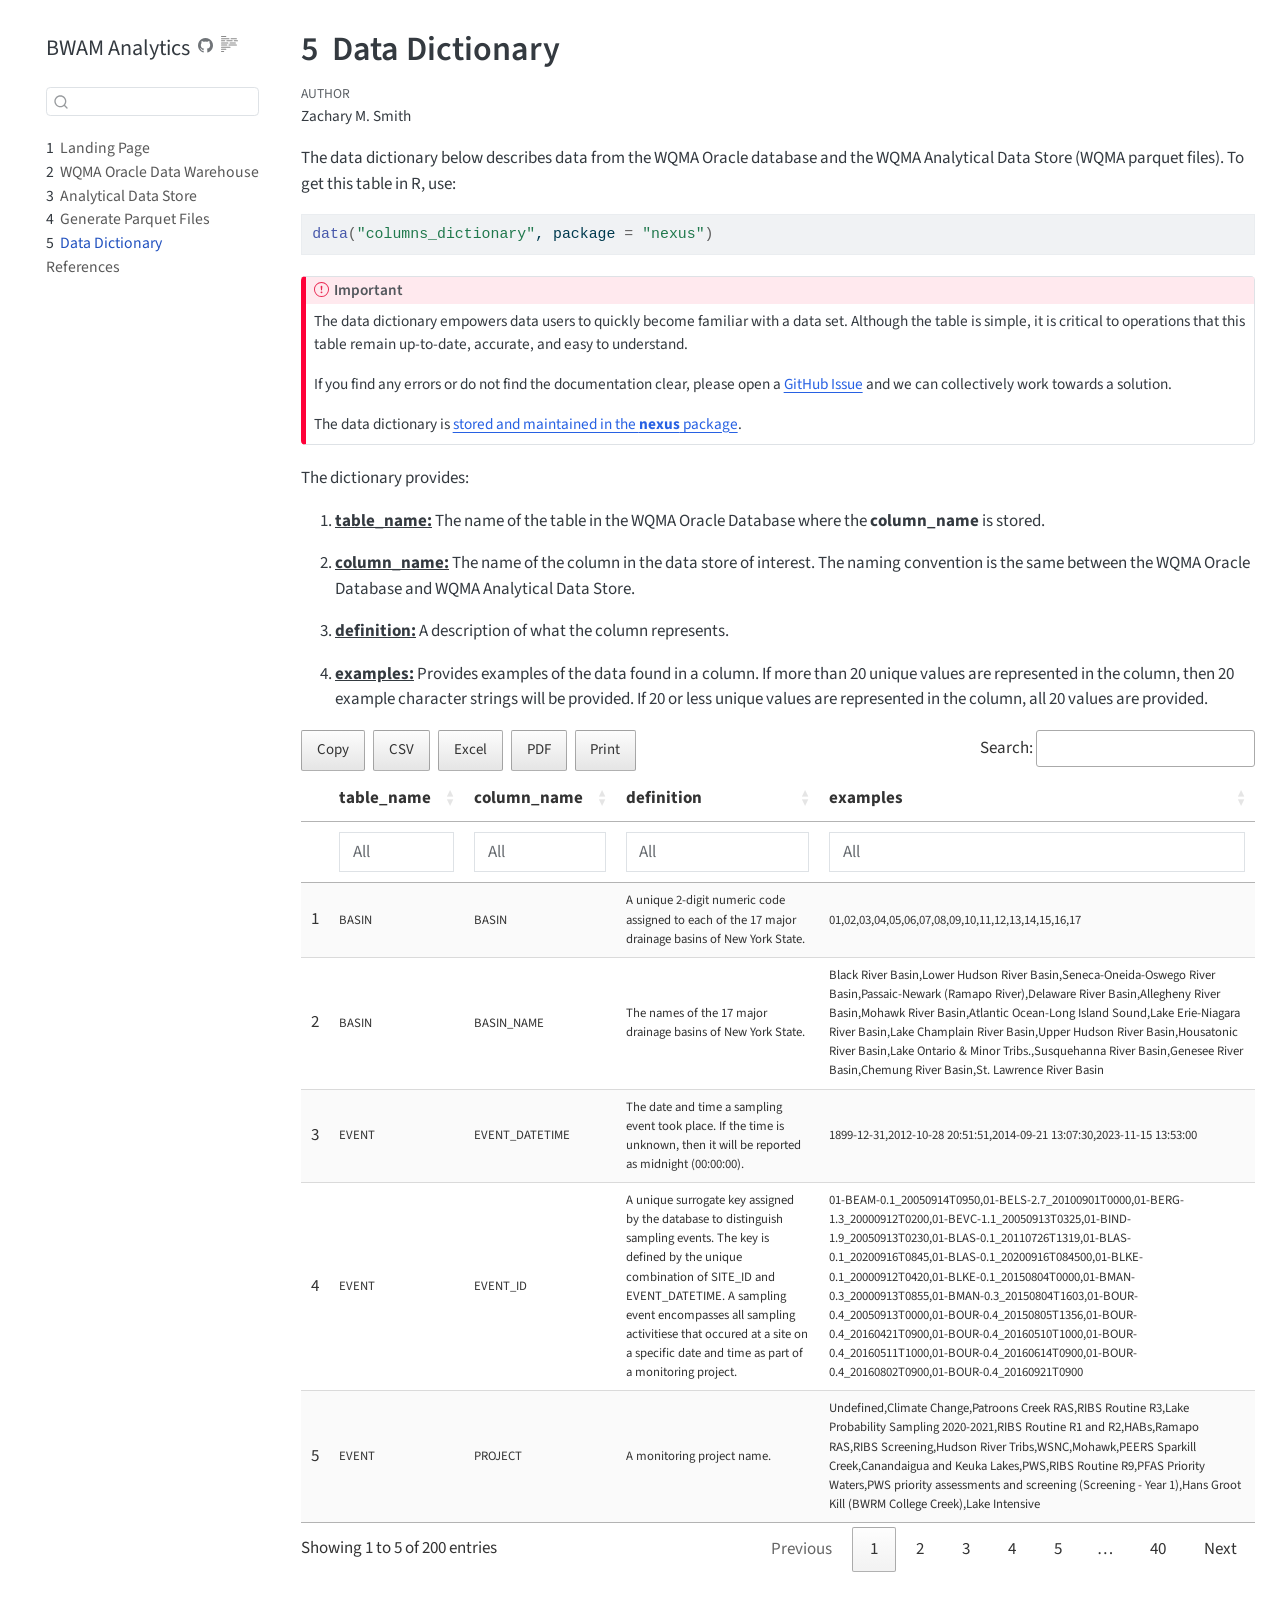
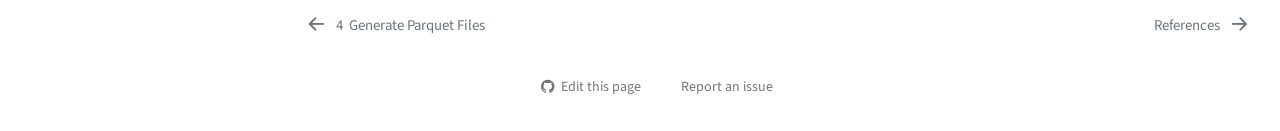
<file: docs/data_dictionary.html>
<!DOCTYPE html>
<html xmlns="http://www.w3.org/1999/xhtml" lang="en" xml:lang="en"><head>
<meta http-equiv="Content-Type" content="text/html; charset=UTF-8">
<meta charset="utf-8">
<meta name="generator" content="quarto-1.6.42">
<meta name="viewport" content="width=device-width, initial-scale=1.0, user-scalable=yes">
<meta name="author" content="Zachary M. Smith">
<title>5&nbsp; Data Dictionary – BWAM Analytics</title>
<style>
code{white-space: pre-wrap;}
span.smallcaps{font-variant: small-caps;}
div.columns{display: flex; gap: min(4vw, 1.5em);}
div.column{flex: auto; overflow-x: auto;}
div.hanging-indent{margin-left: 1.5em; text-indent: -1.5em;}
ul.task-list{list-style: none;}
ul.task-list li input[type="checkbox"] {
  width: 0.8em;
  margin: 0 0.8em 0.2em -1em; /* quarto-specific, see https://github.com/quarto-dev/quarto-cli/issues/4556 */ 
  vertical-align: middle;
}
/* CSS for syntax highlighting */
pre > code.sourceCode { white-space: pre; position: relative; }
pre > code.sourceCode > span { line-height: 1.25; }
pre > code.sourceCode > span:empty { height: 1.2em; }
.sourceCode { overflow: visible; }
code.sourceCode > span { color: inherit; text-decoration: inherit; }
div.sourceCode { margin: 1em 0; }
pre.sourceCode { margin: 0; }
@media screen {
div.sourceCode { overflow: auto; }
}
@media print {
pre > code.sourceCode { white-space: pre-wrap; }
pre > code.sourceCode > span { display: inline-block; text-indent: -5em; padding-left: 5em; }
}
pre.numberSource code
  { counter-reset: source-line 0; }
pre.numberSource code > span
  { position: relative; left: -4em; counter-increment: source-line; }
pre.numberSource code > span > a:first-child::before
  { content: counter(source-line);
    position: relative; left: -1em; text-align: right; vertical-align: baseline;
    border: none; display: inline-block;
    -webkit-touch-callout: none; -webkit-user-select: none;
    -khtml-user-select: none; -moz-user-select: none;
    -ms-user-select: none; user-select: none;
    padding: 0 4px; width: 4em;
  }
pre.numberSource { margin-left: 3em;  padding-left: 4px; }
div.sourceCode
  {   }
@media screen {
pre > code.sourceCode > span > a:first-child::before { text-decoration: underline; }
}
</style>

<script src="site_libs/quarto-nav/quarto-nav.js"></script>
<script src="site_libs/quarto-nav/headroom.min.js"></script>
<script src="site_libs/clipboard/clipboard.min.js"></script>
<script src="site_libs/quarto-search/autocomplete.umd.js"></script>
<script src="site_libs/quarto-search/fuse.min.js"></script>
<script src="site_libs/quarto-search/quarto-search.js"></script>
<meta name="quarto:offset" content="./">
<link href="./references.html" rel="next">
<link href="./generate_parquet_files.html" rel="prev">
<script src="site_libs/quarto-html/quarto.js"></script>
<script src="site_libs/quarto-html/popper.min.js"></script>
<script src="site_libs/quarto-html/tippy.umd.min.js"></script>
<script src="site_libs/quarto-html/anchor.min.js"></script>
<link href="site_libs/quarto-html/tippy.css" rel="stylesheet">
<link href="site_libs/quarto-html/quarto-syntax-highlighting-2f5df379a58b258e96c21c0638c20c03.css" rel="stylesheet" id="quarto-text-highlighting-styles">
<script src="site_libs/bootstrap/bootstrap.min.js"></script>
<link href="site_libs/bootstrap/bootstrap-icons.css" rel="stylesheet">
<link href="site_libs/bootstrap/bootstrap-8da5b4427184b79ecddefad3d342027e.min.css" rel="stylesheet" append-hash="true" id="quarto-bootstrap" data-mode="light"><script id="quarto-search-options" type="application/json">{
  "location": "sidebar",
  "copy-button": false,
  "collapse-after": 3,
  "panel-placement": "start",
  "type": "textbox",
  "limit": 50,
  "keyboard-shortcut": [
    "f",
    "/",
    "s"
  ],
  "show-item-context": false,
  "language": {
    "search-no-results-text": "No results",
    "search-matching-documents-text": "matching documents",
    "search-copy-link-title": "Copy link to search",
    "search-hide-matches-text": "Hide additional matches",
    "search-more-match-text": "more match in this document",
    "search-more-matches-text": "more matches in this document",
    "search-clear-button-title": "Clear",
    "search-text-placeholder": "",
    "search-detached-cancel-button-title": "Cancel",
    "search-submit-button-title": "Submit",
    "search-label": "Search"
  }
}</script><link href="site_libs/htmltools-fill-0.5.8.1/fill.css" rel="stylesheet">
<script src="site_libs/htmlwidgets-1.6.4/htmlwidgets.js"></script><link href="site_libs/datatables-css-0.0.0/datatables-crosstalk.css" rel="stylesheet">
<script src="site_libs/datatables-binding-0.33/datatables.js"></script><script src="site_libs/jquery-3.6.0/jquery-3.6.0.min.js"></script><link href="site_libs/dt-core-1.13.6/css/jquery.dataTables.min.css" rel="stylesheet">
<link href="site_libs/dt-core-1.13.6/css/jquery.dataTables.extra.css" rel="stylesheet">
<script src="site_libs/dt-core-1.13.6/js/jquery.dataTables.min.js"></script><script src="site_libs/jszip-1.13.6/jszip.min.js"></script><script src="site_libs/pdfmake-1.13.6/pdfmake.js"></script><script src="site_libs/pdfmake-1.13.6/vfs_fonts.js"></script><link href="site_libs/dt-ext-buttons-1.13.6/css/buttons.dataTables.min.css" rel="stylesheet">
<script src="site_libs/dt-ext-buttons-1.13.6/js/dataTables.buttons.min.js"></script><script src="site_libs/dt-ext-buttons-1.13.6/js/buttons.html5.min.js"></script><script src="site_libs/dt-ext-buttons-1.13.6/js/buttons.colVis.min.js"></script><script src="site_libs/dt-ext-buttons-1.13.6/js/buttons.print.min.js"></script><link href="site_libs/dt-ext-fixedheader-1.13.6/css/fixedHeader.dataTables.min.css" rel="stylesheet">
<script src="site_libs/dt-ext-fixedheader-1.13.6/js/dataTables.fixedHeader.min.js"></script><link href="site_libs/nouislider-7.0.10/jquery.nouislider.min.css" rel="stylesheet">
<script src="site_libs/nouislider-7.0.10/jquery.nouislider.min.js"></script><link href="site_libs/selectize-0.12.0/selectize.bootstrap3.css" rel="stylesheet">
<script src="site_libs/selectize-0.12.0/selectize.min.js"></script><link href="site_libs/crosstalk-1.2.1/css/crosstalk.min.css" rel="stylesheet">
<script src="site_libs/crosstalk-1.2.1/js/crosstalk.min.js"></script>
</head>
<body class="nav-sidebar floating">

<div id="quarto-search-results"></div>
  <header id="quarto-header" class="headroom fixed-top"><nav class="quarto-secondary-nav"><div class="container-fluid d-flex">
      <button type="button" class="quarto-btn-toggle btn" data-bs-toggle="collapse" role="button" data-bs-target=".quarto-sidebar-collapse-item" aria-controls="quarto-sidebar" aria-expanded="false" aria-label="Toggle sidebar navigation" onclick="if (window.quartoToggleHeadroom) { window.quartoToggleHeadroom(); }">
        <i class="bi bi-layout-text-sidebar-reverse"></i>
      </button>
        <nav class="quarto-page-breadcrumbs" aria-label="breadcrumb"><ol class="breadcrumb"><li class="breadcrumb-item"><a href="./data_dictionary.html"><span class="chapter-number">5</span>&nbsp; <span class="chapter-title">Data Dictionary</span></a></li></ol></nav>
        <a class="flex-grow-1" role="navigation" data-bs-toggle="collapse" data-bs-target=".quarto-sidebar-collapse-item" aria-controls="quarto-sidebar" aria-expanded="false" aria-label="Toggle sidebar navigation" onclick="if (window.quartoToggleHeadroom) { window.quartoToggleHeadroom(); }">      
        </a>
      <button type="button" class="btn quarto-search-button" aria-label="Search" onclick="window.quartoOpenSearch();">
        <i class="bi bi-search"></i>
      </button>
    </div>
  </nav></header><!-- content --><div id="quarto-content" class="quarto-container page-columns page-rows-contents page-layout-full">
<!-- sidebar -->
  <nav id="quarto-sidebar" class="sidebar collapse collapse-horizontal quarto-sidebar-collapse-item sidebar-navigation floating overflow-auto"><div class="pt-lg-2 mt-2 text-left sidebar-header">
    <div class="sidebar-title mb-0 py-0">
      <a href="./">BWAM Analytics</a> 
        <div class="sidebar-tools-main">
    <a href="https://github.com/BWAM/bwam_analytics" title="Source Code" class="quarto-navigation-tool px-1" aria-label="Source Code"><i class="bi bi-github"></i></a>
  <a href="" class="quarto-reader-toggle quarto-navigation-tool px-1" onclick="window.quartoToggleReader(); return false;" title="Toggle reader mode">
  <div class="quarto-reader-toggle-btn">
  <i class="bi"></i>
  </div>
</a>
</div>
    </div>
      </div>
        <div class="mt-2 flex-shrink-0 align-items-center">
        <div class="sidebar-search">
        <div id="quarto-search" class="" title="Search"></div>
        </div>
        </div>
    <div class="sidebar-menu-container"> 
    <ul class="list-unstyled mt-1">
<li class="sidebar-item">
  <div class="sidebar-item-container"> 
  <a href="./index.html" class="sidebar-item-text sidebar-link">
 <span class="menu-text"><span class="chapter-number">1</span>&nbsp; <span class="chapter-title">Landing Page</span></span></a>
  </div>
</li>
        <li class="sidebar-item">
  <div class="sidebar-item-container"> 
  <a href="./wqma_oracle_db.html" class="sidebar-item-text sidebar-link">
 <span class="menu-text"><span class="chapter-number">2</span>&nbsp; <span class="chapter-title">WQMA Oracle Data Warehouse</span></span></a>
  </div>
</li>
        <li class="sidebar-item">
  <div class="sidebar-item-container"> 
  <a href="./analytical_data_store.html" class="sidebar-item-text sidebar-link">
 <span class="menu-text"><span class="chapter-number">3</span>&nbsp; <span class="chapter-title">Analytical Data Store</span></span></a>
  </div>
</li>
        <li class="sidebar-item">
  <div class="sidebar-item-container"> 
  <a href="./generate_parquet_files.html" class="sidebar-item-text sidebar-link">
 <span class="menu-text"><span class="chapter-number">4</span>&nbsp; <span class="chapter-title">Generate Parquet Files</span></span></a>
  </div>
</li>
        <li class="sidebar-item">
  <div class="sidebar-item-container"> 
  <a href="./data_dictionary.html" class="sidebar-item-text sidebar-link active">
 <span class="menu-text"><span class="chapter-number">5</span>&nbsp; <span class="chapter-title">Data Dictionary</span></span></a>
  </div>
</li>
        <li class="sidebar-item">
  <div class="sidebar-item-container"> 
  <a href="./references.html" class="sidebar-item-text sidebar-link">
 <span class="menu-text">References</span></a>
  </div>
</li>
    </ul>
</div>
</nav><div id="quarto-sidebar-glass" class="quarto-sidebar-collapse-item" data-bs-toggle="collapse" data-bs-target=".quarto-sidebar-collapse-item"></div>
<!-- margin-sidebar -->
    <div id="quarto-margin-sidebar" class="sidebar margin-sidebar zindex-bottom">
        
    </div>
<!-- main -->
<main class="content column-page-right" id="quarto-document-content"><header id="title-block-header" class="quarto-title-block default"><div class="quarto-title">
<h1 class="title">
<span class="chapter-number">5</span>&nbsp; <span class="chapter-title">Data Dictionary</span>
</h1>
</div>



<div class="quarto-title-meta column-page-right">

    <div>
    <div class="quarto-title-meta-heading">Author</div>
    <div class="quarto-title-meta-contents">
             <p>Zachary M. Smith </p>
          </div>
  </div>
    
  
    
  </div>
  


</header><p>The data dictionary below describes data from the WQMA Oracle database and the WQMA Analytical Data Store (WQMA parquet files). To get this table in R, use:</p>
<div class="cell">
<div class="sourceCode" id="cb1"><pre class="downlit sourceCode r code-with-copy"><code class="sourceCode R"><span><span class="fu"><a href="https://rdrr.io/r/utils/data.html">data</a></span><span class="op">(</span><span class="st">"columns_dictionary"</span>, package <span class="op">=</span> <span class="st">"nexus"</span><span class="op">)</span></span></code><button title="Copy to Clipboard" class="code-copy-button"><i class="bi"></i></button></pre></div>
</div>
<div class="callout callout-style-default callout-important callout-titled">
<div class="callout-header d-flex align-content-center">
<div class="callout-icon-container">
<i class="callout-icon"></i>
</div>
<div class="callout-title-container flex-fill">
Important
</div>
</div>
<div class="callout-body-container callout-body">
<p>The data dictionary empowers data users to quickly become familiar with a data set. Although the table is simple, it is critical to operations that this table remain up-to-date, accurate, and easy to understand.</p>
<p>If you find any errors or do not find the documentation clear, please open a <a href="https://github.com/BWAM/bwam_analytics/issues">GitHub Issue</a> and we can collectively work towards a solution.</p>
<p>The data dictionary is <a href="https://github.com/BWAM/nexus/blob/main/data-raw/dictionary/columns_dictionary.R">stored and maintained in the <strong>nexus</strong> package</a>.</p>
</div>
</div>
<p>The dictionary provides:</p>
<ol type="1">
<li><p><u><strong>table_name:</strong></u> The name of the table in the WQMA Oracle Database where the <strong>column_name</strong> is stored.</p></li>
<li><p><u><strong>column_name:</strong></u> The name of the column in the data store of interest. The naming convention is the same between the WQMA Oracle Database and WQMA Analytical Data Store.</p></li>
<li><p><u><strong>definition:</strong></u> A description of what the column represents.</p></li>
<li><p><u><strong>examples:</strong></u> Provides examples of the data found in a column. If more than 20 unique values are represented in the column, then 20 example character strings will be provided. If 20 or less unique values are represented in the column, all 20 values are provided.</p></li>
</ol>
<div class="cell">
<div class="cell-output-display">
<div class="datatables html-widget html-fill-item" id="htmlwidget-228ae8dcde511a578f0e" style="width:100%;height:auto;"></div>
<script type="application/json" data-for="htmlwidget-228ae8dcde511a578f0e">{"x":{"filter":"top","vertical":false,"filterHTML":"<tr>\n  <td><\/td>\n  <td data-type=\"character\" style=\"vertical-align: top;\">\n    <div class=\"form-group has-feedback\" style=\"margin-bottom: auto;\">\n      <input type=\"search\" placeholder=\"All\" class=\"form-control\" style=\"width: 100%;\"/>\n      <span class=\"glyphicon glyphicon-remove-circle form-control-feedback\"><\/span>\n    <\/div>\n  <\/td>\n  <td data-type=\"character\" style=\"vertical-align: top;\">\n    <div class=\"form-group has-feedback\" style=\"margin-bottom: auto;\">\n      <input type=\"search\" placeholder=\"All\" class=\"form-control\" style=\"width: 100%;\"/>\n      <span class=\"glyphicon glyphicon-remove-circle form-control-feedback\"><\/span>\n    <\/div>\n  <\/td>\n  <td data-type=\"character\" style=\"vertical-align: top;\">\n    <div class=\"form-group has-feedback\" style=\"margin-bottom: auto;\">\n      <input type=\"search\" placeholder=\"All\" class=\"form-control\" style=\"width: 100%;\"/>\n      <span class=\"glyphicon glyphicon-remove-circle form-control-feedback\"><\/span>\n    <\/div>\n  <\/td>\n  <td style=\"vertical-align: top;\">\n    <div class=\"form-group has-feedback\" style=\"margin-bottom: auto;\">\n      <input type=\"search\" placeholder=\"All\" class=\"form-control\" style=\"width: 100%;\"/>\n      <span class=\"glyphicon glyphicon-remove-circle form-control-feedback\"><\/span>\n    <\/div>\n  <\/td>\n<\/tr>","extensions":["Buttons","FixedHeader"],"data":[["1","2","3","4","5","6","7","8","9","10","11","12","13","14","15","16","17","18","19","20","21","22","23","24","25","26","27","28","29","30","31","32","33","34","35","36","37","38","39","40","41","42","43","44","45","46","47","48","49","50","51","52","53","54","55","56","57","58","59","60","61","62","63","64","65","66","67","68","69","70","71","72","73","74","75","76","77","78","79","80","81","82","83","84","85","86","87","88","89","90","91","92","93","94","95","96","97","98","99","100","101","102","103","104","105","106","107","108","109","110","111","112","113","114","115","116","117","118","119","120","121","122","123","124","125","126","127","128","129","130","131","132","133","134","135","136","137","138","139","140","141","142","143","144","145","146","147","148","149","150","151","152","153","154","155","156","157","158","159","160","161","162","163","164","165","166","167","168","169","170","171","172","173","174","175","176","177","178","179","180","181","182","183","184","185","186","187","188","189","190","191","192","193","194","195","196","197","198","199","200"],["BASIN","BASIN","EVENT","EVENT","EVENT","EVENT","EVENT","PARAMETER","PARAMETER","PARAMETER","PARAMETER","PARAMETER","PARAMETER","PARAMETER","PARAMETER_NAME","PARAMETER_NAME","PREVIOUS_SITE_ID","PREVIOUS_SITE_ID","PREVIOUS_SITE_ID","PREVIOUS_TAXON_NAME","PREVIOUS_TAXON_NAME","PREVIOUS_TAXON_NAME","PROJECT","PROJECT","PROJECT","QUALITY_CONTROL","QUALITY_CONTROL","QUALITY_CONTROL","QUALITY_CONTROL","QUALITY_CONTROL","QUALITY_CONTROL","QUALITY_CONTROL","QUALITY_CONTROL","QUALITY_CONTROL","QUALITY_CONTROL","QUALITY_CONTROL","QUALITY_CONTROL","QUALITY_CONTROL","QUALITY_CONTROL","QUALITY_CONTROL","QUALITY_CONTROL","QUALITY_CONTROL","QUALITY_CONTROL","QUALITY_CONTROL","QUALITY_CONTROL","QUALITY_CONTROL","QUALITY_CONTROL","QUALITY_CONTROL","QUALITY_CONTROL","QUALITY_CONTROL","QUALITY_CONTROL","QUALITY_CONTROL","QUALITY_CONTROL","QUALITY_CONTROL","QUALITY_CONTROL","QUALITY_CONTROL","QUALITY_CONTROL","QUALITY_CONTROL","QUALITY_CONTROL","QUALITY_CONTROL","QUALITY_CONTROL","QUALITY_CONTROL","QUALITY_CONTROL","QUALITY_CONTROL","QUALITY_CONTROL","QUALITY_CONTROL","QUALITY_CONTROL","QUALITY_CONTROL","QUALITY_CONTROL","QUALITY_CONTROL","QUALITY_CONTROL","QUALITY_CONTROL","RESULT","RESULT","RESULT","RESULT","RESULT","RESULT","RESULT","RESULT","RESULT","RESULT","RESULT","RESULT","RESULT","RESULT","RESULT","RESULT","RESULT","RESULT","RESULT","RESULT","RESULT","RESULT","RESULT","RESULT","RESULT","RESULT","RESULT","RESULT","RESULT","RESULT_QUALIFIER","RESULT_QUALIFIER","SAMPLE","SAMPLE","SAMPLE","SAMPLE","SAMPLE","SAMPLE","SAMPLE","SAMPLE","SAMPLE","SAMPLE","SAMPLE","SAMPLE","SAMPLE","SAMPLE","SAMPLE","SAMPLE","SAMPLE","SAMPLE","SAMPLE_DELIVERY_GROUP","SITE","SITE","SITE","SITE","SITE","SITE","SITE","SITE","SITE","SITE","SITE","SITE","SITE","SITE","SITE","SITE","SITE","SITE","SITE","SITE","SITE","TAXONOMIC_ABUNDANCE","TAXONOMIC_ABUNDANCE","TAXONOMIC_ABUNDANCE","TAXONOMIC_ABUNDANCE","TAXONOMIC_ABUNDANCE","TAXONOMIC_ABUNDANCE","TAXONOMIC_ABUNDANCE","TAXONOMIC_ABUNDANCE","TAXONOMIC_ABUNDANCE","TAXONOMIC_ABUNDANCE","TAXONOMIC_ABUNDANCE","TAXONOMIC_ABUNDANCE","TAXONOMIC_ABUNDANCE","TAXONOMIC_ABUNDANCE","TAXONOMIC_ABUNDANCE","TAXONOMIC_ABUNDANCE","TAXONOMIC_TRAIT","TAXONOMIC_TRAIT","TAXONOMIC_TRAIT","TAXONOMIC_TRAIT","TAXONOMY","TAXONOMY","TAXONOMY","TAXONOMY","TAXONOMY","TAXONOMY","TAXONOMY","TAXONOMY","TAXONOMY","TAXONOMY","TAXONOMY","TAXONOMY","TAXONOMY","TAXONOMY","TAXONOMY","TAXONOMY","TAXONOMY","TAXONOMY","TAXONOMY","TAXONOMY","TAXONOMY","TAXONOMY","TAXONOMY","TAXONOMY","TAXONOMY","TAXONOMY_REFERENCE","TAXONOMY_REFERENCE","TAXONOMY_REFERENCE_JUNCTION","TAXONOMY_REFERENCE_JUNCTION","WATERBODY","WATERBODY","WATERBODY","WATERBODY","WATERBODY","WATERBODY","WATERBODY","WATERBODY"],["BASIN","BASIN_NAME","EVENT_DATETIME","EVENT_ID","PROJECT","QAPP_ID","SITE_ID","CASRN","FRACTION","MATRIX","METHOD_SPECIATION","PARAMETER_NAME","UNIT","PARAMETER_ID","PARAMETER_DESCRIPTION","PARAMETER_NAME","PERIOD","PREVIOUS_SITE_ID","SITE_ID","PERIOD","TAXON_ID","TAXON_PREVIOUS_ID","PROJECT","PROJECT_DESCRIPTION","PROJECT_TYPE","SAMPLE_DELIVERY_GROUP","PARAMETER_ID","QUALITY_CONTROL_ID","ANALYSIS_DATETIME","DETECT_FLAG","DETECTION_LIMIT_UNIT","DILUTION_FACTOR","FINAL_VOLUME","FINAL_VOLUME_UNIT","LAB_ANALYTICAL_METHOD","LAB_QUALIFIER","LAB_SAMPLE_ID","LAB_VALIDATION_LEVEL","METHOD_DETECTION_LIMIT","PREP_DATETIME","PREP_METHOD","QC_DUP_ORIGINAL_CONCENTRATION","QC_DUP_SPIKE_ADDED","QC_DUP_SPIKE_MEASURED","QC_DUP_SPIKE_RECOVERY","QC_DUP_SPIKE_STATUS","QC_LEVEL","QC_ORIGINAL_CONCENTRATION","QC_RPD","QC_RPD_CL","QC_RPD_STATUS","QC_SPIKE_ADDED","QC_SPIKE_LCL","QC_SPIKE_MEASURED","QC_SPIKE_RECOVERY","QC_SPIKE_STATUS","QC_SPIKE_UCL","QUALIFIER_SOURCE","QUANTITATION_LIMIT","REPORTABLE_RESULT","REPORTING_DETECTION_LIMIT","RESULT_COMMENT","RESULT_QUALIFIER","RESULT_QUALIFIER_NOTE","RESULT_TYPE_CODE","RESULT_VALUE","SAMPLE_NAME","SAMPLE_SOURCE","SAMPLE_TYPE","SUBSAMPLE_AMOUNT","SUBSAMPLE_AMOUNT_UNIT","TEST_TYPE","ANALYSIS_DATETIME","DETECT_FLAG","DETECTION_LIMIT_UNIT","DILUTION_FACTOR","FINAL_VOLUME","FINAL_VOLUME_UNIT","LAB_ANALYTICAL_METHOD","LAB_QUALIFIER","LAB_SAMPLE_ID","LAB_VALIDATION_LEVEL","METHOD_DETECTION_LIMIT","PREP_DATETIME","PREP_METHOD","QUALIFIER_SOURCE","QUANTITATION_LIMIT","REPORTABLE_RESULT","REPORTING_DETECTION_LIMIT","RESULT_CATEGORY","RESULT_COMMENT","RESULT_QUALIFIER","RESULT_QUALIFIER_NOTE","RESULT_TYPE_CODE","RESULT_VALUE","SUBSAMPLE_AMOUNT","SUBSAMPLE_AMOUNT_UNIT","TEST_TYPE","PARAMETER_ID","RESULT_ID","SAMPLE_ID","RESULT_QUALIFIER","RESULT_QUALIFIER_DESCRIPTION","EVENT_ID","REPLICATE","SAMPLE_CREW","SAMPLE_DELIVERY_GROUP","SAMPLE_LAB","SAMPLE_LOCATION","SAMPLE_METHOD","SAMPLE_METHOD_DESCRIPTION","SAMPLE_METHOD_REFERENCE","SAMPLE_NAME","SAMPLE_ORGANIZATION","SAMPLE_SOURCE","SAMPLE_TYPE","SAMPLE_ID","SAMPLE_COMMENT","SAMPLE_DEPTH_METERS","SAMPLE_LATITUDE","SAMPLE_LONGITUDE","SAMPLE_DELIVERY_GROUP","BASIN","COUNTY","DEC_REGION","ECOREGION_LEVEL_4","HORIZONTAL_DATUM","HORIZONTAL_METHOD","HUC12","LATITUDE","LOCATION","LOCATION_TYPE","LONGITUDE","MUNICIPALITY","NUTRIENT_ECOREGION","SITE_CODE","SITE_DESCRIPTION","SUBBASIN","WATERBODY_CLASS","WATERBODY_CODE","WATERSHED_ID_NUMBER","WIPWL","SITE_ID","ANALYSIS_DATETIME","LAB_ANALYTICAL_METHOD","LAB_QUALIFIER","LAB_SAMPLE_ID","PREP_METHOD","RESULT_CATEGORY","RESULT_COMMENT","RESULT_QUALIFIER","RESULT_VALUE","SUBSAMPLE_AMOUNT","SUBSAMPLE_AMOUNT_UNIT","TAXON_ID","TEST_TYPE","UNIT","SAMPLE_ID","TAXONOMIC_ABUNDANCE_ID","TAXON_ID","TRAIT_CATEGORY","TRAIT_NAME","TRAIT_VALUE","ASSEMBLAGE","COMMON_NAME","COMMON_NAME_FAMILY","ITIS_TSN","T_CLASS","T_FAMILY","T_GENUS","T_INFRACLASS","T_INFRAKINGDOM","T_INFRAORDER","T_KINGDOM","T_ORDER","T_PHYLUM","T_SPECIES","T_SUBCLASS","T_SUBFAMILY","T_SUBKINGDOM","T_SUBORDER","T_SUBPHYLUM","T_SUPERFAMILY","T_SUPERORDER","T_SUPERPHYLUM","T_TRIBE","TAXON_ACRONYM","TAXON_ID","REFERENCE","REFERENCE_ID","REFERENCE_ID","TAXON_ID","BEACH_PRESENT","FISHERIES_INDEX_NUMBER","PUBLIC_WATER_SUPPLY","USGS_POND_NUMBER","WATERBODY_ALTERNATE_NAME","WATERBODY_CODE","WATERBODY_NAME","WATERBODY_TYPE"],["A unique 2-digit numeric code assigned to each of the 17 major drainage basins of New York State.","The names of the 17 major drainage basins of New York State.","The date and time a sampling event took place. If the time is unknown, then it will be reported as midnight (00:00:00).","A unique surrogate key assigned by the database to distinguish sampling events. The key is defined by the unique combination of SITE_ID and EVENT_DATETIME. A sampling event encompasses all sampling activitiese that occured at a site on a specific date and time as part of a monitoring project.","A monitoring project name.","The Quality Assurance Project Plan (QAPP) ID associated with the monitoring project. QAPPs are required to be approved prior to the majority of monitoring projects begin. QAPP IDs cab typically be found on the title page and/or header of the QAPP. It was difficult to accurately assign QAPP IDs prior to 2024, when these field was added to the database.","A unique surrogate key assigned by the database to identify distict sampling sites. This is derived from the SITE_CODE.","A CAS Registry Number is a unique identification number, assigned by the Chemical Abstracts Service (CAS) in the US to every chemical substance described in the open scientific literature, in order to index the substance in the CAS Registry. In some instances, the analytical laboratory assigns unofficial CASRN for substances without a CASRN, such as pH and temperature. These unofficial CASRN are typically retained.","Identifies if the reported parameter represents the total or dissolved form of an analyte. Typically only applicable for analytical chemistry parameters.","Identifies the substance the paramter was derived from (e.g., water, sediment, or fish tissue). This is typically only specified for analytical chemistry parameters.","The individual concentrations of various chemical forms of an element which together make up the total concentration of that element in a sample. This is typically only applicable to analytical chemistry samples.","The name of the parameter observed, measured, or calculated.","The standard unit of measurement for a parameter. This field is not always applicable for parameters representing categorical values.","A unique numeric key defined by the combination of matrix, fraction, method_speciation, parameter_name, unit, casrn.","A description of the reported parameter.","The name of a measured or calculated parameter.","The period if time when a site name was applicable.","A site ID that has been superseded. IDs may be superseded if the original name contained an error or if a new ID scheme is employed.","A unique surrogate key assigned by the database to identify distict sampling sites. This is derived from the SITE_CODE.","The period in time when a taxonomic name was used.","A unique taxonomic ID representing that highest taxonomic resolution that a taxon was or could be identified down to. Two names separated by an underscore is typically represents a genus and species name, while three names separated by underscores typically represents a genus, species, and subspecies name.","A taxonomic ID that has been superseded. IDs may be superseded if they contained an error, a new naming scheme is employed, or due to taxonomic nomenclature updates.","A short name for a monitoring project.","A detailed description of a monitoring project.","A category for grouping projects from the same program or of a similar nature. For example, there are many different TMDL projects, but all TMDL projects can quickly be queried by searching for “TMDL” in this field.","A unique ID for a collection of samples that were analyzed and reported together by a laboratory. This is sometimes referred to as an SDG. This ID is typically used to name labratory reports, and therefore can be used to trackdown reports associated with a sample. This field is also used to associated labratory and field quality control samples.","A unique numeric key defined by the combination of matrix, fraction, method_speciation, parameter_name, unit, casrn.","A primary key assigned by the database to each row.","The date and time when an analysis was performed. This is a field typically provided by laboratories reporting analytical chemistry results. If the time is 00:00:00, then the time is unknown.","An indication if a parameter was detected. This is a field typically provided by laboratories reporting analytical chemistry results. From EDD manual:  Enter “Y” for yes, the chemical was detected in the sample or “N” for no the chemical was not detected in the sample. The detect flag should align with the qualifiers 61 November 2018provided in the interpreted qualifier field. Therefore, results with “U” for “undetected” as the interpreted qualifier should not have a “Y” in the detect flag field. In addition, results that do not contain a “U” for the interpreted qualifier should not have “N” in the detect flag field. The \r\nonly exception to this would be results that were rejected and contain an “R” interpreted qualifier. Such results may be associated with either a detect “Y” or “N.”","The unit of measure associated with a detection limit. This is a field typically provided by laboratories reporting analytical chemistry results.","A number representing the amount by which a sample was diluted.","The final volume of the sample after sample prepartion. Including all dilution factors. Typically only associated with analytical chemistry results.","The units associated with the column \"final_volume.\"","The analytical method used by a laboratory.","A result qualifier assigned by a laboratory.","The unique sample ID generated and used by the laboratory.","EDD Manual Definition: Validation level. Use one of the following: Raw, DUSR, Category A, Category B, Unknown or EPA standard validation level.","Lowest concentration that can be detected by an instrument with correction for the effects of sample matrix and method-specific parameters such as sample preparation.","The date and time a sample was preppred for analysis. This is typically associated with analytical chemistry results.","The method used to prepare the sample for an analysis. This is typically only assoicated with analytical chemistry results.","The concentration of the analyte in the original (unspiked) sample. Might be required for spike or LCS duplicates only (depending on user needs). Not necessary for surrogate compounds or LCS samples (where the original concentration is assumed to be zero).","The concentration of the analyte added to the original sample. Might be required for spike or LCS duplicates, surrogate compounds, and any spiked and duplicated sample (depending on user needs). Use zero for spiked compounds that were not detected in the sample. Required for spikes, spike duplicates, surrogate compounds, LCS and any spiked sample. Also complete the qc_spike_added field.","The measured concentration of the analyte in the duplicate. Use zero for spiked compounds that were not detected in the sample. Might be required for spike and LCS duplicates, surrogate compounds, and any other spiked and duplicated sample (depending on user needs). Also complete the qc_spike_measured field.","The duplicate percent recovery calculated as specified by the laboratory QC program. Always required for spike or LCS duplicates, surrogate compounds, and any other spiked and duplicated sample. Also complete the qc_spike_recovery field. Report as percentage multiplied by 100 (e.g., report \"120%\" as \"120\").","Used to indicate whether the duplicate spike recovery was within control limits. Use the \"*\" character to indicate failure, otherwise leave blank. Required for any spiked and duplicate sample","Validation level. Use one of the following: Raw, DUSR, Category A, Category B, or or EPA standard validation level.","The concentration of the analyte in the original (unspiked) sample. Might be required for spikes and spike duplicates (depending on user needs). Not necessary for surrogate compounds or LCS samples (where the original concentration is assumed to be zero).","The relative percent difference calculated as specified by the laboratory QC program. Required for duplicate samples as appropriate. Report as percentage multiplied by 100 (e.g., report \"30%\" as \"30\").","Relative percent difference control limit. Required for any duplicated sample. Report as percentage multiplied by 100 (e.g., report \"25%\" as \"25\").","Used to indicate whether the relative percent difference was within control limits. Use the \"*\" character to indicate failure, otherwise leave blank. Required for any duplicate sample.","The concentration of the analyte added to the original sample. Might be required for spikes, spike duplicates, surrogate compounds, LCS and any spiked sample (depending on user needs).","Lower control limit for spike recovery. Required for spikes, spike duplicates, surrogate compounds, LCS and any spiked sample. Report as percentage multiplied by 100 (e.g., report \"60%\" as \"60\").","The measured concentration of the analyte. Use zero for spiked compounds that were not detected in the sample. Might be required for spikes, spike duplicates, surrogate compounds, LCS and any spiked sample (depending on user needs).","The percent recovery calculated as specified by the laboratory QC program. Always required for spikes, spike duplicates, surrogate compounds, LCS and any spiked sample. Report as percentage multiplied by 100 (e.g., report \"120%\" as \"120\").","Used to indicate whether the spike recovery was within control limits. Use the \"*\" character to indicate failure, otherwise leave blank. Required for spikes, spike duplicates, surrogate compounds, LCS and any spiked sample.","Upper control limit for spike recovery. Required for spikes, spike duplicates, surrogate compounds, LCS and any spiked sample. Report as percentage multiplied by 100 (e.g., report \"60%\" as \"60\").","An indication of which organization qualfified the results.","Quantitation limits refer to a minimum concentration of an analyte that can be measured within specified limits of precision and accuracy. They are generally 5-10 times the detection limit.","EDD Manual Definition: Enter “Yes” for results that should be reportable and used by NYSDEC  PMs or “No” for results that are not reportable. It is important that this field resolve dilutions, reanalysis, and results from multiple columns, so the data set provided does not produce more than one reportable result for a given chemical per sample.","Concentration level above which results can be quantified with confidence. It must reflect conditions such as dilution factors.","A comment about the result. This is typically provided by a laboratory.","A unique ID for a result qualifer indicating extra information that should be considered when reviewing a result, such as the result was rejected due to a quality control failure or the result is estimated by the laboratory.","Additional notes and comments associated with the RESULT_QUALIFIER.","EDD Manual Definition: Must be either 'TRG' for a target or regular result, 'TIC' for tentatively identified compounds, 'SUR' for surrogates, 'IS' for internal standards, or 'SC' for spiked compounds","A quantified measure or calculation.",null,null,null,"The amount of a sample used for a test. Typically associated with analytical chemistry results.","The units associated with the column \"subsample_amount.\"","An indication if the results represent the initial analysis or a re-analysis. This is typically only associated with analytical chemsitry results.","The date and time when an analysis was performed. This is a field typically provided by laboratories reporting analytical chemistry results. If the time is 00:00:00, then the time is unknown.","An indication if a parameter was detected. This is a field typically provided by laboratories reporting analytical chemistry results.","The unit of measure associated with a detection limit. This is a field typically provided by laboratories reporting analytical chemistry results.","A number representing the amount by which a sample was diluted.","The final volume of the sample after sample prepartion. Including all dilution factors. Typically only associated with analytical chemistry results.","The units associated with the column \"final_volume.\"","The analytical method used by a laboratory.","A result qualifier assigned by a laboratory.","The unique sample ID generated and used by the laboratory.","EDD Manual Definition: Validation level. Use one of the following: Raw, DUSR, Category A, Category B, Unknown or EPA standard validation level.","Lowest concentration that can be detected by an instrument with correction for the effects of sample matrix and method-specific parameters such as sample preparation.","The date and time a sample was preppred for analysis. This is typically associated with analytical chemistry results.","The method used to prepare the sample for an analysis. This is typically only assoicated with analytical chemistry results.","An indication of which organization qualfified the results.","Quantitation limits refer to a minimum concentration of an analyte that can be measured within specified limits of precision and accuracy. They are generally 5-10 times the detection limit.","EDD Manual Definition: Enter “Yes” for results that should be reportable and used by NYSDEC  PMs or “No” for results that are not reportable. It is important that this field resolve dilutions, reanalysis, and results from multiple columns, so the data set provided does not produce more than one reportable result for a given chemical per sample.","Concentration level above which results can be quantified with confidence. It must reflect conditions such as dilution factors.","A categorical result. If this result appears simulataneously with a RESULT_VALUE, then this field is the interpretation of the numeric RESULT_VALUE.","A comment about the result. This is typically provided by a laboratory.","A unique ID for a result qualifer indicating extra information that should be considered when reviewing a result, such as the result was rejected due to a quality control failure or the result is estimated by the laboratory.","Additional notes and comments associated with the RESULT_QUALIFIER.","EDD Manual Definition: Must be either 'TRG' for a target or regular result, 'TIC' for tentatively identified compounds, 'SUR' for surrogates, 'IS' for internal standards, or 'SC' for spiked compounds","A quantified measure or calculation.","The amount of a sample used for a test. Typically associated with analytical chemistry results.","The units associated with the column \"subsample_amount.\"","An indication if the results represent the initial analysis or a re-analysis. This is typically only associated with analytical chemsitry results.","A unique numeric key defined by the combination of  matrix, fraction, method_speciation, parameter_name, unit, casrn.","A primary key assigned by the database to each row.","A unique surrogate used to define discrete samples based derived from the combination of event_id, replicate, sample_location, sample_method, sample_source, sample_type, and sample_depth_meters.","A unique ID for a result qualifer indicating extra information that should be considered when reviewing a result, such as the result was rejected due to a quality control failure or the result is estimated by the laboratory.","A detailed description of a result qualifier. Result qualifiers are extra information that should be considered when reviewing a result, such as the result was rejected due to a quality control failure or the result is estimated by the laboratory.","A unique key used to distinguish sampling events. A sampling event encompasses all sampling activities that occured at a site on a specific date and time as part of a monitoring project.","Differentiates replicate samples collected at a single site at the same date and time. All samples receive a replicate number. The default repicate is “1” for single samples.","The names of the individuals who collected or derived the sample. Names are sorted alphabetically and seperated by semicolons. Names should generally represent last names.","A unique ID for a collection of samples that were analyzed and reported together by a laboratory. This is sometimes referred to as an SDG. This ID is typically used to name labratory reports, and therefore can be used to trackdown reports associated with a sample. This field is also used to associated labratory and field quality control samples.","If applicable, the name of the laboratory that quantified the sample results.","Describes the location a sample was collected from.","The method used to collect, qualify, or quantify sample results.","A detailed description of the method used to collect, qualify, or quantify sample results.","A reference to a document where more information can be found regarding the employed sampling method. This is typically used to refer to Standard Operating Procedures (SOPs).","A unique name used to differentiate discrete samples. This typically represents the name used in the field surveys and on sample bottles.","The organization that observed, collected, or calculated the sample results.","Identifies were the sample was derived (e.g., from the lab, field, etc.).","Identifies collection of similar samples, such as chemistry, macroinvertebrate metrics, habitat assessments, etc. Historically these collections of samples would have been represented as independent tables.","A unique surrogate used to define discrete samples based derived from the combination of event_id, replicate, sample_location, sample_method, sample_source, sample_type, and sample_depth_meters.","A comment or narrative describing the sample or conditions present when the sample was collected or derived.","The depth, in meters, at which a sample was collected. If this field is blank, then depth is not applicable to tge type of sample or the depth is unknown.","The specific latitude where the sample was collected or observed. The latitude field in the SITE table represents the official latitude for the sampling location. This field should be very close to the latitude field in SITE but captures minor variability in the exact location where sampling occurred.","The specific longitude where the sample was collected or observed. The longitude field in the SITE table represents the official longitude for the sampling location. This field should be very close to the longitude field in SITE but captures minor variability in the exact location where sampling occurred.","A Sample Delivery Group (SDG) is aunique code assigned by a laboratory for a collection or batch of samples analyzed. This group may include quality control samples and normal/target samples.","A unique 2-digit numeric code assigned to each of the 17 major drainage basins of New York State.","The county the site is located within.","The New York State Department of Environmental Conservation (DEC) region the site is located within.","The level IV ecoregion the site is located within. Ecoregions are areas where ecosystems (and the type, quality, and quantity of environmental resources) are generally similar. This ecoregion framework is derived from Omernik (1987) and from mapping done in collaboration with EPA regional offices, other Federal agencies, state resource management agencies, and neighboring North American countries.","The coordinate system associated with the sites latitude and longitude coordinates.","The method associated with the HORIZONTAL_DATUM column.","The subwatershed (HUC 12) the site is located within. HUC stands for Hydrologic Unit Code defined by the United States Geologic Survey (USGS) as part of the Watershed Boundary Dataset (WBD).","A coordinate designating a sampling location.","An ID that differentiates sampling locations on the same waterbody. For stream and river sites, this field typically represents a river mile to the nearest tenth of a mile. For lakes and other ponded waterbodies, this can be a variety of different indicators, such as deep hole.","Provides additional context to the location field. For example, this field will clarify that the numeric values found in the location field of stream or river locations represents a river mile.","A coordinate designating a sampling location.","The municipality, such as a city or town, the site is located within.","The nutrient ecoregion the site is located within. Nutrient ecoregions were developed by the Bureau of Water Assessment and Management (BWAM) and are necessary for applying certain nutrient guidance values.","This is a unique site code used to distinguish discrete sampling locations.Stream and river site codes typically follow the form: [BASIN]-[WATERBODY_CODE]-[LOCATION]. Lake and other ponded site codes typically follow the form: [SUBBASIN][WATERBODY_CODE][LOCATION].","A description of the site that often includes landmarks to help specify the location of a site.","The subbasin the site is located within.","The waterbody classification associated with a sampling location. These classifications are defined in 6 NYCRR Chapter X, Subpart B. This does NOT represent the Waterbody Inventory/Priority Waterbody List (WI/PWL) segment classes.","A unique code used to represent a distinct waterbody.","The watershed index number from 6 NYCRR Part 800.","The Waterbody Inventory/Priority Waterbody List (WI/PWL) segment that the site is located within.","A unique surrogate key assigned by the database to identify distict sampling sites. This is derived from the SITE_CODE.","The date and time the result was analyzed. This is typically provided by a laboratory. If the time is reported as 00:00:00, then the time is unknown. If this field is blank, then the date and time are unknown.","The analytical method used by a laboratory.","A result qualifier assigned by a laboratory.","An unique ID assigned by a laboratory to differentiate samples. This field can be helpful for tracking down notes and related quality controls provided ib laboratory reports.","The method used to prepare the sample for an analysis.","A categorical result. If this result appears simulataneously with a RESULT_VALUE, then this field is the interpretation of the numeric RESULT_VALUE.","A comment or note about the result.","The final result qualifier assigned by the Division of Water (DOW). This is often assigned by reviewing and adopting a labratory qualifer or after performing a quality control analysis.","A quantified measure or calculation.","The amount of the sample that was quantified. This is often associated the number of grids processed following a gridded tray subsampling procedure.","The unit of measure associated with a subsample.","A unique taxonomic ID representing that highest taxonomic resolution that a taxon was or could be identified down to. Two names separated by an underscore is typically represents a genus and species name, while three names separated by underscores typically represents a genus, species, and subspecies name.","An indication of the type of test performed.","The standard unit of measurement for a parameter. This field is not always applicable for parameters representing categorical values.","A unique surrogate used to define discrete samples based derived from the combination of event_id, replicate, sample_location, sample_method, sample_source, sample_type, and sample_depth_meters.","A primary key assigned by the database to each row.","A unique taxonomic ID representing that highest taxonomic resolution that a taxon was or could be identified down to. Two names separated by an underscore is typically represents a genus and species name, while three names separated by underscores typically represents a genus, species, and subspecies name.","A trait assigned to a taxon, such as the way the taxon feeds or the taxons sensitivity to pollution. If this column is associated with a TRAIT_VALUE, then this column is the categorical interpretation of the numeric value in TRAIT_VALUE.","The name of a taxonomic trait, such as how Functional Feeding Group (FFG) or Hilsenhoff tolerance values.","A numeric taxonomic trait assigned to a taxon, such as a Hilsenhoff tolerance value. If this field is empty, then the row only represents the categorical string in the TRAIT_CATEGORY. If a value in this column is paired with a categorical string in the TRAIT_CATEGORY column, then the TRAIT_CATEGORICAL column represents the interpretation of the numeric value.","Used to distinguish between major groups of organisms, such as macroinvertebrates, fish, diataoms, and macrophytes.","The colloquial name of a taxon. Typically assoicated with fish taxa.","The colloquial  family name of a taxon. Typically assoicated with fish taxa.","The Taxonomic Serial Number (TSN) assigned to a taxon in the Integrated Taxonomic Information System (ITIS).","A taxonomic rank. The majority of taxonomic ranks were derived from the Integrated Taxonomic Information System (ITIS).","A taxonomic rank. The majority of taxonomic ranks were derived from the Integrated Taxonomic Information System (ITIS).","A taxonomic rank. The majority of taxonomic ranks were derived from the Integrated Taxonomic Information System (ITIS).","A taxonomic rank. The majority of taxonomic ranks were derived from the Integrated Taxonomic Information System (ITIS).","A taxonomic rank. The majority of taxonomic ranks were derived from the Integrated Taxonomic Information System (ITIS).","A taxonomic rank. The majority of taxonomic ranks were derived from the Integrated Taxonomic Information System (ITIS).","A taxonomic rank. The majority of taxonomic ranks were derived from the Integrated Taxonomic Information System (ITIS).","A taxonomic rank. The majority of taxonomic ranks were derived from the Integrated Taxonomic Information System (ITIS).","A taxonomic rank. The majority of taxonomic ranks were derived from the Integrated Taxonomic Information System (ITIS).","A taxonomic rank. The majority of taxonomic ranks were derived from the Integrated Taxonomic Information System (ITIS).","A taxonomic rank. The majority of taxonomic ranks were derived from the Integrated Taxonomic Information System (ITIS).","A taxonomic rank. The majority of taxonomic ranks were derived from the Integrated Taxonomic Information System (ITIS).","A taxonomic rank. The majority of taxonomic ranks were derived from the Integrated Taxonomic Information System (ITIS).","A taxonomic rank. The majority of taxonomic ranks were derived from the Integrated Taxonomic Information System (ITIS).","A taxonomic rank. The majority of taxonomic ranks were derived from the Integrated Taxonomic Information System (ITIS).","A taxonomic rank. The majority of taxonomic ranks were derived from the Integrated Taxonomic Information System (ITIS).","A taxonomic rank. The majority of taxonomic ranks were derived from the Integrated Taxonomic Information System (ITIS).","A taxonomic rank. The majority of taxonomic ranks were derived from the Integrated Taxonomic Information System (ITIS).","A taxonomic rank. The majority of taxonomic ranks were derived from the Integrated Taxonomic Information System (ITIS).","An acronymn assigned to a taxon. Typically associated with fish taxa.","A unique taxonomic ID representing that highest taxonomic resolution that a taxon was or could be identified down to. Two names separated by an underscore is typically represents a genus and species name, while three names separated by underscores typically represents a genus, species, and subspecies name.","A citation for the taxonomic reference material used to identify a taxon.","A code used to identify the reference used to identify a taxon.","A code used to identify the reference used to identify a taxon.","A unique taxonomic ID representing that highest taxonomic resolution that a taxon was or could be identified down to. Two names separated by an underscore is typically represents a genus and species name, while three names separated by underscores typically represents a genus, species, and subspecies name.","Identifies if a beach is present in a waterbody. This is typically only associated with lakes, reservoirs, and ponds.","This is a unique ID assigned to a waterbody by the New York State Department of Environmental Conservation’s Fisheries program. This is typically only associated with lakes, reservoirs, and ponds.","Identifies if a public water supply is derived from a waterbody.","A unique ID for a lake, reservoir, or pond waterbody assigned by the United States Geologic Survey (USGS).","Some waterbodies might be referred to bu different names. This column captures a secondary name for a waterbody.","A unique waterbody ID assigned by the DOW monitoring programs to identify a waterbody. These codes are often used in combination with other fields to uniquely identify sampling events, and there for are often found as part of sample field labels.","The name of a waterbody.","Inidicates what type of waterbody is represented, such as a river or lake."],[["01","02","03","04","05","06","07","08","09","10","11","12","13","14","15","16","17"],["Black River Basin","Lower Hudson River Basin","Seneca-Oneida-Oswego River Basin","Passaic-Newark (Ramapo River)","Delaware River Basin","Allegheny River Basin","Mohawk River Basin","Atlantic Ocean-Long Island Sound","Lake Erie-Niagara River Basin","Lake Champlain River Basin","Upper Hudson River Basin","Housatonic River Basin","Lake Ontario & Minor Tribs.","Susquehanna River Basin","Genesee River Basin","Chemung River Basin","St. Lawrence River Basin"],["1899-12-31","2012-10-28 20:51:51","2014-09-21 13:07:30","2023-11-15 13:53:00"],["01-BEAM-0.1_20050914T0950","01-BELS-2.7_20100901T0000","01-BERG-1.3_20000912T0200","01-BEVC-1.1_20050913T0325","01-BIND-1.9_20050913T0230","01-BLAS-0.1_20110726T1319","01-BLAS-0.1_20200916T0845","01-BLAS-0.1_20200916T084500","01-BLKE-0.1_20000912T0420","01-BLKE-0.1_20150804T0000","01-BMAN-0.3_20000913T0855","01-BMAN-0.3_20150804T1603","01-BOUR-0.4_20050913T0000","01-BOUR-0.4_20150805T1356","01-BOUR-0.4_20160421T0900","01-BOUR-0.4_20160510T1000","01-BOUR-0.4_20160511T1000","01-BOUR-0.4_20160614T0900","01-BOUR-0.4_20160802T0900","01-BOUR-0.4_20160921T0900"],["Undefined","Climate Change","Patroons Creek RAS","RIBS Routine R3","Lake Probability Sampling 2020-2021","RIBS Routine R1 and R2","HABs","Ramapo RAS","RIBS Screening","Hudson River Tribs","WSNC","Mohawk","PEERS Sparkill Creek","Canandaigua and Keuka Lakes","PWS","RIBS Routine R9","PFAS Priority Waters","PWS priority assessments and screening (Screening - Year 1)","Hans Groot Kill (BWRM College Creek)","Lake Intensive"],["QAPP-RIBS-0001_V22-1_Statewide","Unknown","QAPP-RIBS-0001_V21-2_Statewide","QAPP-WQM-0005_V23-1_RAS-Statewide","QAPP-WQM-0001_V21-1_Mohawk-DBP"],[23865,23875,28838,23886,23892,23893,23902,23915,23931,23934,23945,28840,23958,23964,23972,23973,23976,28845,23989,24000],["75-25-2","479-61-8","COLIF","1868-53-7","SIEVEUS10","NO3NO2N","234432-89-4","39635-32-0","74472-36-9","208263-63-2","2050-67-1","52663-66-8","68194-09-2","60145-22-4","208263-67-6","52663-67-9","52663-68-0","35694-08-7","2136-99-4","74472-53-0"],["total","not_applicable","unknown","dissolved","total_recoverable"],["not_applicable","water","sediment"],["as_caco3","as_p","as_n","not_applicable","hydrogen_ion_h+","as_so4"],["2_3-dibromopropionic_acid","boron","bromodichloromethane","chlorophyll-a-concentration_dinophyta_diatoms","clay","dry_sand","gravel_medium","hardness","lake_coverage_grass","lake_density_bridges_causeways","lake_density_dumping","lake_density_residences","lake_fish_stocking","left_bank_riparian_zone_width","macroalgae_5-25","macroalgae_coverage","microalgae","microcystin_mla","microcystin_mlr","microcystin_wr"],["category","umhos/cm","raw","score","score_0-100","ug/l","cm_per_second","observed_taxa","deg C","NTU","ug/L","ug/g","cfu/100mL","score_0-200","binary","uS/cm","FNU","color units","cfs","total_count"],[1,2,3,4,5,6,7,8,9,10,11,12,13,14,15,16,17,18,19,20],["The estimated diatom coverage at the site.","The Percent Model Affinity for taxonomic group composition is a measure of similarity to a model non-impacted community based on percent abundance in 7 major groups (Novak and Bode, 1992). Percentage similarity as calculated in Washington (1987) is used to measure similarity. Models are descriped in SOP 216.","Captures if the average sample C. dubia reproductive rate is statistically significant compared to the test control.","This is the HMA Score, the HMA is calculated based on comparison to a reference condition habitat model, the calculated HMA scores fall into broader categorical assessments of habitat condition: natural, altered, moderately altered, and severely altered.","This is an observation of the degree of human alterations to a normal stream physical flow, including dredgeing, channelization, bridge abutments etc. 20 - 15 (BEST) | 15 - 10 (GOOD) | 10 - 5 (FAIR) | 5 - 0 (POOR).","This is an observation of the width of the riparian zone above the left bank. Observers face downstream to determine bank location. 10 - 9 (BEST) | 8 - 6 (GOOD) | 5 - 3 (FAIR) | 2 - 0 (POOR).","This is an observation and rank of if all four velocity/depth regimes are present (typically slow-deep, slow-shallow, fast-deep, fast-shallow). 20 - 15 (BEST) | 15 - 10 (GOOD) | 10 - 5 (FAIR) | 5 - 0 (POOR).","This is a categorical selection of what the current weather conditions are at a site.","Coarse gravel substrate identified within the water during a pebble count. Coarse gravel is defined as substrate size: 16-64 mm in diameter.","Bedrock substrate identified within the water during a pebble count. Bedroock is defined as substrate size: solid rock covering most of the stream channel.","Moss coverage on each substrate particle sampled during a pebble count. Five to twenty-five indicates moss covered greater than or equal to 5% but less than or equal to 25% of the substrate particle.","Moss coverage on each substrate particle sampled during a pebble count. Twenty-five to one hundred indicates moss covered greater than 25% of the substrate particle.","Microalgae coverage on each substrate particle sampled during a pebble count. Zero represents no microalgae present on the substrate particle.","Silt coverage on each substrate particle sampled during a pebble count. 0.5 to five indicates that the silt was 0.5-5 mm thick on the substrate particle.","This is an observation of the substrate available in pooled sections of a low gradient stream. A high quality low gradient pool substrate would have a mixture of substrate materials, with gravel and firm sand prevalent; root mats and submerged vegetation are common. 20 - 15 (BEST) | 15 - 10 (GOOD) | 10 - 5 (FAIR) | 5 - 0 (POOR).","This is a personal attestation of what the secondary variable affecting the desire to participate in primary and secondary contact recreation.","A description of the dominant substrate type observed while collecting macroinvertebrates.","A description of the weather conditions during sampling.","True/False response as to whether the Secchi disk is visible on the lake bottom when conducting the Secchi depth measurement.","The visible wetland coverage on the shoreline and in the catchment."],["1-bromo-4-fluorobenzene_bromofluorobenzene","1_2-dichloroethane-d4","2_3-dibromopropionic_acid","acidity","air_temperature","algae_filamentous_present","algae_suspended_present","alkalinity","aluminum","ammonia","anatoxin_a","apparent_color","arsenic","benzene","bioassessment_profile","bmaa_beta-methyl-amino-l-alanine","boron","bottom_type","bottom_water_odor","bromodichloromethane"],["2014","pre-2009","pre-2007","2004","pre-2012","unknown","pre-2013","pre-2019","pre-2002","1998","pre-2017","pre-2015","2009","pre-2000","pre-2024","pre-2016","pre-2014","pre-2011","pre-2021"],["BELS-01","3381","BOUR-01","BSIS-00","BUFC-03","BUFC-01","1031002","BUFF-04A","BUFF-05A","2788","CAZE-05","BUFF-04","2366","CLAR-01","CLAR-00","2389","1042500","CATT-01A","COEL-01","CWAY 00"],[23865,23875,23886,23892,23893,23902,23915,23931,23934,23945,23958,23964,23972,23973,23976,23989,24000,24004,24007,24032],["unknown"],["acentrella_turbida","acerpenna_macdunnoughi","aeolosoma_headleyi","aeshnidae","agnetina","agrypnia","alboglossiphonia_heteroclita","allocapnia","ameletidae","ameletus_ludens","amnicola_decepta","amphichaeta","amphichaeta_americana","amphinemura_wui","anodonta","asellota","attenella_margarita","aulodrilus","aulodrilus_pigueti","batracobdella_phalera"],["asellus_communis","hydropsyche_recurvata","hydropsyche_bifida","hydropsyche_morosa","amnicola_integra","tanytarsus_sp-7","corynoneura_celeripes","cryptochironomus","cryptochironomus_sp-1","ephemerella_simplex","dicrotendipes_leucoscelis","dicrotendipes_nervosus-type-i","ephemerella_cornutella","ephemerella_lata","ephemerella_walkeri","elliptio_complanatus","endochironomus","eukiefferiella_clypeata","eukiefferiella_sp-6","conchapelopia_sp-2"],["50-Year Bioassessment Retrospective","ADKS Acid Survey","AOC","Bellinger Brook","Birch Creek RAS","Black Lake RAS","CHEM QAQC","CSLAP","Canandaigua and Keuka Lakes","Climate Change","Coles Creek","Congers Lake TMDL","Deforest Lake TMDL","Deforest and Browns Pond Reservoir (BWRM-South)","Dodge Creek","Finger Lakes Adv Mon","Finger Lakes RAS","HABs","HREP Monitoring Unassessed Stream Segments (MUSS)","Habitat Project"],["Records historically listed as Mohawk_LENS project code.","Records associated with a Special Request project code.","Records associated with the Sawmill Creek PEERS survey.","Records associated with the development of Oneida Lake Total Maximum Daily Load (TMDL).","Records associated with the development of Stureon Pool Total Maximum Daily Load (TMDL).","Records historically recorded under the Mohawk project code.","Records associated with RIBS Routine sampling for region 1 and 2.","Records associated with RIBS Routine sampling for region 2.","Records associated with the development of Deforest Lake Total Maximum Daily Load (TMDL).","Records historically listed as Mohawk_DBP project code.","Records historically listed as PRE_RIBS project code.","Records associated with RIBS Routine sampling for region 4.","Records associated with RIBS Routine sampling for region 6.","Records associated with RIBS Routine sampling for region 8.","Records associated with the special study Hudson River Tribs project code.","Records associated with the special study RMN project code.","Records historically recorded under the TMDL project code.","Records associated with Harmful Algal Bloom (HAB) surveys.","Records associated with Lake Classification and Inventory program screening.","Records assoicated with the Citizens Statewide Lake Assessment Program (CSLAP)"],["Special Request","Undefined","HABs","Mohawk","RIBS Screening","WSNC","PWS","Probability Sampling","Reference","TMDL","Other","Pre RIBS","HAB","PEERS","QAQC","Biomonitoring","LCI","RMN","LRNC","RIBS Intensive"],["R1810622","R2005102","R2009830","R2009831","R1805585","R1606192","R1603723","R1606191","R2007454","R1810005","R1903283","R1907038","R1907037","R1707521","2185815","R1805374","R2009807","R1910417","R2008608","R1802423"],[59,60,64,66,75,86,88,90,228,241,272,281,297,305,311,325,337,351,357,360],[1,2,3,4,5,6,7,8,9,10,11,12,13,14,15,16,17,18,19,20],["2015-04-14 22:57:00","2019-11-03 04:20:40","2019-10-22 18:16:00","2022-11-16 07:47:00"],["N","Y"],["ug/l","cfu/100mL","mg/l","ng/l","ng/L","ph units","percent","pg/l","ppt","pH units","deg c","1/cm"],[20,60,50,2,500,4,200,10,5,3,30,300,1,40,100],[20,null,812,101,610,962,964,985,1042,1018,1034,1021,841,956,794,929,1070,975,1000,1015],["ml","ug/l","g","mL","not_applicable","mg/L","ppt"],["E350.1","E1631E","E420.4","E353.2","E300.0","SM2540D","E552.2","E624","E365.1","SM2540B","SM5310B","CALC","SW6020A","E160.3","E1668C","SM 2320 B","SM2340B","SM10200H","D6919-09","SM10200H.3"],["0","UN","M","NEJ","B","R","M,J,B","NJ","[B]","none",",N","M,J,R","U","H","UNE","BJ","J,B","N","EJ","J,R"],["R1810653-002SD","R1810622-001MS","R1810653-010DMS","R1810653-002DMS","R2008541-008DMS","R2008544-004DMS","R2008543-019DUP","R2008543-007MS","R2008544-009MS","R2008544-001SD","R2008542-004DMS","R2008544-015MS","R2008543-009S","R2008544-014MS","R2008543-015DUP","R2008542-017","R2009830-006","R2009830-005","R2008544-006SD","R2008544-005MS"],["not_applicable","Detected Not Quantified","Not Detected"],[0.06,29,2.3,0.57,20,null,0.002,180,41.8,1.2,0.17,0.12,0.55,0.405,0.18,16.3,3.5,17.8,16,0.014],["2015-04-16 10:18:00","2019-12-19 07:46:10","2019-10-21 20:00:00","2022-11-15 08:04:00"],["not_applicable","EPA1631E","E200.0","SW5030C","METHOD","SW3010A","CLP-METALS ILM05.3","SW3010","meTHOD"],[null,6900,1570,13.2,14.4,377,152,0.262,19.9,208,7.4,3.74,0.75,27.3,55800,30.6,0.102,0.55,53200,7.33],[20,null,800,400,60,1000,80,0.03,10.2,0.01,120,0.04,2,0.8,0.417,50,25,0.25,2.5,500],[null,3520,21.5,20.6,14.7,101,20.3,22.2,20,6900,41.4,66,3.57,55800,2.86,17000,0.241,69800,21.1,2.87],[null,215,101,90,75,99,88,113,116,86,38,45,20,16,180,60,64,26,66,59],["not_applicable","*"],["quant","QUANT"],[null,6900,1570,13.2,14.4,377,152,0.262,19.9,208,7.4,3.74,0.75,27.3,55800,30.6,0.102,0.55,53200,7.33],[null,60,48,29,16,99,20,101,86,45,26,1.92,4.7,8.85,59,9,15,33,35,22],[20,null,54,50,0.1,10,30,56,42,24],["not_applicable","*"],[null,20,800,400,60,4000,1000,80,0.03,11.1,10.2,0.01,120,0.04,2,0.8,50,0.417,125,25],[75,null,48,90,45,35,71,51,70,53,85,5,10,89,87],[null,3520,30.2,21.5,22.2,0.502,34.7,20,20.6,19.2,0.267,21.1,0.256,20.3,0.262,0.027,17.4,560,180,0.241],[null,90,99,88,101,116,20,113,86,45,64,241,75,-4,60,66,52,-14,26,138],["not_applicable","*"],[null,138,110,122,169,145,125,130,155,121,135,119,149],["AE"],[0.002,400,800,20,null,4000,1.2,0.17,0.053,0.18,0.055,0.098,0.083,60,0.082,0.57,1000,0.21,0.0025,0.003],["Yes","No"],[null,0.57,20,2.3,180,0.002,0.06,1.2,41.8,0.405,29,16.3,17.8,3.5,0.055,0.053,26,5.9,0.55,0.71],["none","not detected"],["0","R","J-","U","A","J"],["Results may be biased low","Equipment Blank error","Precision error","none","Analyte was analyzed for but not detected"],["SUR","TRG","SC"],[3520,2470,21.5,101,22.2,null,34.7,20.6,929,20,2630,39200,19.2,21.1,6900,20.3,228,229,509,593],["0-SABL_W-20.7-10312018-WSMS","0-SABL_W_T14-0.3-10312018-WSMSD","0-SABL_W_T26-0.2-10312018-WSMS","01-BUFC-2.2-09152020-WMS","01-CATT-17.5-09162020-W-EB","01-CATT-17.5-09162020-W-SEQ","01-CATT-17.5-09162020-WMS","01-CATT-36.9-09162020-WMS","01-CAZE-1.6-09152020-WMS","01-CAZE_E-6.3-09162020-EB","01-CAZE_E-6.3-09162020-WMS","01-MURD-23.1-09172020-WDUP","01-PICR-1.3-09152020-WSD","01-SILV-0.3-09162020-W-EB","01-MANS-4.0-09162020-W-SEQ","01-WLNT-0.1-09162020-WMS","01021200_04192016_WSDMS","01021200_04192016_WSMS","01021200FB_05092016_WS","01010001_04192016_WSMS"],["lab"],["chemistry_qc"],[20,812,610,962,800,75,975,964,90,985,1042,1018,1034,1021,841,956,794,60,929,1070],["ml","g","uL","mL"],["reanalysis","initial"],["2001-04-09 05:00:00","2015-02-15 01:40:22","2014-11-09 21:16:00","2023-08-03 08:00:00"],["Reporting Limit, less than","not_applicable","Not Detected","N","Y"],["ug/l","umhos/cm","color unit","deg C","cfu/100mL","uS/cm","ug/L","mg/l","mpn/100ml","ntu","ng/l","ng/L","color units","m","not_applicable","%","percent","pg/l","mg/kg","mg/L"],[null,20,400,60,1000,80,6,2,50,25,500,4,200,10,5,30,3,300,1,40],[null,20,781,610,985,554,562,480,1024,593,464,735,337,496,101,1018,622,975,869,1021],["ml","ug/l","g","mL","not_applicable","mg/L","ppt"],["E180.1","E350.1","E160.1","E245.1","E420.4","E1631E","Colilert-18","Colilert-18, -24","Boyer LCMS Methods","A2320B","SM 22nd Ed. 2510 B","SM 18-20 2510 B","SM 22nd Ed. 4500-P G","EPA 351.2","NO3NO2N","7440-66-6","479-61-8","E415.3","E353.2","E325.2"],["0","Q","M","F14;F7","F14;F16","F14;F16;F27","F2","F14;F22","F4","F13","F23","F2;F26","F7;F15;F19","F13;F15;F16","F16;F15","F1;F14;F22","F14;F24;F27","F14;F15;F16","F7;F19","F2;F7;F13;F15"],["R1202229-011","R1202229-009","R1203084-007","R1203244-005","R1202394-026","R1202394-011","R1202540-037","R1202717-014","R1202717-009","R1202867-001","R1202867-028","R1203244-020","R1203244-019","R1202394-029","R1202394-031","R1203084-009","R1202867-004","R1202867-010","R1202867-039","R1202573-020"],["Not Reported","not_applicable","Detected Not Quantified","Not Detected"],[null,800,20,4000,400,2.3,17.4,88,0.055,0.243,0.027,0.0041,174,0.014,14.4,0.18,2470,0.17,0.06,0.002],["2012-04-03 06:20:00","2014-05-15 05:38:16","2013-07-15 06:08:00","2022-11-15 08:04:00"],["GEN PREP","not_applicable","EPA1631E","E200.0","SW5030C","CLP-METALS ILM05.3","SW3010A","METHOD","SW3010","meTHOD"],["not_applicable","AE"],[null,0.002,66,6.6,20,1.2,16,29,0.12,0.06,400,800,4000,8.699999999999999,6.9,2.3,7.4,6.1,0.055,0.082],["not_applicable","Yes","No"],[null,800,20,4000,400,0.57,0.06,0.405,0.002,2.3,1.2,0.17,180,3.5,4.7,4.1,0.9399999999999999,0.18,16,8.699999999999999],["X","A/G/B","Diptera","Bedrock","LF/BOG","H/S/G/LF","MUD","Periphyton, some very nice","Chickens access stream","Farm","Periphyton, close to road","Water Clarity, Odor, Trash, Discharge/Pipes","SLOW_FLOW","Gross","Macrophyte, Odor, Trash","Located at center of small town at moderately busy intersection, lightly tea colored","Water Clarity, dead animal","Located at center of small town w/ commercial business in area, tea colored","Trash, eroded banks, homogeneus substrate","Discharge/Pipes, location"],["ANALYSIS LOST/ NOT PERFORMED","Bue vista park willsboro ny; 44.4041 -73.3733","Pt. Au roche state park beach; 44.7742 -73.3936","Generally safe; water temperature (deg f) = 74 pt. Au roche state park beach; 44.7741 -73.3938","Generally safe; water temperature (deg f) = 69 treadwell bay beekmantown ny; 44.7601 -73.4075","Generally safe; water temperature (deg f) = 73 eagle acres rd chazy ny; 44.8566 -73.3857","Generally safe teddy bear point cove willsboro ny; 44.4427 -73.3743","South shore 42.722584 -77.511508","Generally safe; water temperature (deg f) = 72 plattsburgh city beach; 44.7195 -73.4308","N shore 41.34267 -73.723373","40.880017 -72.558174","40.878145 -72.392006","42.953521 -75.185912","Not indicated - lake center 40.624199 -74.120304","Not reported - lake center 40.622298 -74.116837","Center 1000' buoys 42.867737 -77.268458","Generally safe; water temperature (deg f) = 81.3 treadwell bay beekmantown ny; 44.7601 -73.4075","N shore","Sw shore 40.653433 -73.971507\r\n\r\nMap shows se shore","Open water 40.776108 -73.972997"],["0","J-","T","J+","U","A","E","J"],["salinity recorded as 12/30/1899 5:02:24 am","Equipment Blank error,results estimated high","Data associated with failed duplicate","Sample diluted to run within calibration curve","Sample analyzed past holding time","Sample received outside normal temperature limits,Sample received past holding time","Sample received outside “normal” temperature limits,Sample diluted to run within calibration curve","Sample diluted to run within calibration curve,Sample received outside normal temperature limits,Sample value less than LOD","Sample diluted to run within calibration curve,Sample received outside normal temperature limits,Sample analyzed past holding time,Sample value less than LOD","pH>3SD+-mean, Reject,Sample received outside normal temperature limits,Sample received past holding time","Secchi on bottom, non detect","ph recorded with ? after value","salinity recorded as 12/30/1899 4:33:36 am","salinity recorded as 12/30/1899 2:52:48 am","estimated high due to Equipment Blank error","ESTIMATED CONCENTRATION - STILL SUITABLE FOR MOST DATA USES","Estimated value due to method limits","Sample received outside “normal” temperature limits","Sample received past holding time","R"],["SUR","TRG","not_applicable"],[695,7.4,5.52,20,2.79,7.04,1.191448522,6.09,569,7.55,6.6,3.5,3.19,45,8.050000000000001,29,518,3.508129966,6.1,5.9],[null,20,962,60,75,928,90,985,48,26,38,45,975,64,66,929,790,52,158,88],["ml","g","uL","mg","mL","not_applicable"],["reanalysis","initial_d","not_applicable","initial","reextract1","initital"],[16,20,26,29,38,45,48,52,59,60,64,66,75,86,88,90,113,116,138,152],[1,2,3,4,5,6,7,8,9,10,11,12,13,14,15,16,17,18,19,20],[50200,49916,84695,92789,93258,103895,103920,103921,104147,103792,104185,104290,104011,103835,103836,103767,107708,103862,107534,103770],["0","A","E","J","J+","J-","R","T","U"],["Data not flagged (quality control not applicable or historic data)\r\n","Rejected","Non-detect","Analyte present but poor confidence in numerical result - limit data use to trend analyses","Estimated concentration biased high","Accepted","Estimated concentration - still suitable for most data uses","Not flagged due to quality control error or insufficient quality control sampling","Estimated concentration biased low"],["01-BLKE-0.1_20150804T0000","01-BMAN-0.3_20000913T0855","01-BSIS-2.0_19930819T1045","01-BSIS-2.0_20010919T1100","01-BSIS-2.0_20011114T1100","01-BSIS-2.0_20050913T0912","01-BSIS-2.0_20200915T1515","01-BSIS-8.6_20110503T1150","01-BSIS-8.6_20110705T1252","01-BUFC-37.8_20150806T0932","01-BUFF-1.7_19870623T0240","01-BUFF-1.7_20020918T0800","01-BUFF-1.7_20050728T1000","01-BUFF-1.7_20071030T0815","01-BUFF-1.7_20080422T1300","01-BUFF-1.7_20080715T1250","01-BUFF-1.7_20080903T1300","01-BUFF-1.7_20081021T1245","01-BUFF-1.7_20090623T0740","01-BUFF-1.7_20120417T1015"],["3","7","A_2","1","2","A_1","4","6","A_3","5"],["Reynolds; Stoll","Stoll; Streeter","Lojpersberger; Streeter","Rizzo; Stoll","Conine; Lemley","Duffy; Vanvessum","Other; McIntyre; Prestigiacomo","Other; \r\nMcIntyre; Prestigiacomo","Clinkhammer; McCaffrey","Clinkhammer; Lemley; Other","Onion; Stoll","ARP; SC","ARP; LM","LM; MWI","Clinkhammer; Duffy; Prestigiacomo","Onion","Keltz; Stoll","Conine; Other; i.e. Davis","Duffy; Reynolds; Streeter","Lemley; Other; i.e. Buist; Reynolds"],["R1603723","R1606191","R1606192","R1202394","R1203244","R1403026","2255828","R1805585","R1810005","R2005102","R2009830","R2009831","R2205417","R1206898","R2109583","R1205051","2185815","R1202084","R1202710","R1204053"],["ALSRNY","NYDEC21_WQX","UFI","STLBUF","AquatTOX Research","SBK","CASROCH","ALS_C","CREL","not_applicable","unknown","Hale Creek Field Station","PEERS","Eurofins Frontier Global Sciences, LLC","SUNYESF","ALS","DOH","MRBP"],["scrape","waded","shoreline_routine","shoreline_bloom","depth_profile","boat","bottom_sample","flow_water","secchi_depth","unknown","not_applicable","report","open_water"],["survey","secchi_disk","kick_standard","kick_sandy-stream","multiprobe","picture","depth_integrated","vinyl_tube","van_dorn","kemmerer","grab","other_various-historical","miscellaneous","surface_grab","low_gradient","unknown","van_dorn_bottle","water_sampler","pebble_count","lake_littoral"],["rapid_habitat_assessment_survey","proplus-sbu5","secchi_disk","cslap_field_survey","r7","ponar","sbu-6","r3","r1","sample_event_info_survey","lci_field_survey","r8a-avon","fl-pro-dss","kick-net","picture_submitted_via_survey","DH81","vinyl_tube","van_dorn","kemmerer","proplus-sbu4"],["unknown","SOP 203","not_applicable","SOP-212"],["01-BLAS-0.1-091620-R525","01053400_09222016_WS","01-BSIS-2.0-091520-S658","01041208_06142011_FS","01041208_06142011_WS","01041208_06282011_FS","01-BUFC-2.2-091520-S624","01032337_05102016_WS","01031002-10312001-FS","01031002-04232002-FS","01031002-04232003-WS","01031002-10052004-FS","01031002-10052004-WS","01031002-10262004-WS","01031002-04192005-FS","01031002-05102005-WS","01031002-05222006-WS","01031002-08162006-WS","01031002-06262007-WS","01031002-07242007-WS"],["dow_flhub","New York State Office of Parks, Recreation and Historical Preservation","Otisco Lake Preservation Association","Owasco Watershed Lake Association","dow_mohawk","dow_hrep","DOW_SMAS_HISTORICAL","NYSDEC Region 9","Cayuga Lake Watershed Network","New York City Parks","NYSDEC Region 1","NYSDEC","DOW_SMAS","dow_smas","Honeoeye Lake","NYSDEC Region 5","Other","SUNY College of Environmental Science and Forestry","NYSDEC Region 4","Canandaigua Lake Watershed Assocation"],["lab","survey","bap_r_package","field","undetermined"],["macroinvertebrate_metrics","macroinvertebrate_survey_low_gradient","habitat_assessment_low_gradient","lci_field","hab_field","hab_status","macroinvertebrate_abundance","chemistry","hab","water_column","user_perception","pebble_count","cslap_field","insitu_chemistry","macroinvertebrate_survey_high_gradient","habitat_descriptions","habitat_assessment_high_gradient","cdubia_toxicity"],[23861,23862,23863,23864,23865,23866,23867,23868,23869,23870,23871,23872,23873,23874,23875,23876,23877,23878,23879,23880],[null,"Agriculture","Residential, Forest","Bedrock, storm drain runoff smells like sulfur","shallow rocky not for swimmers","Sampled at riffle 200m down from bridge. Not well mixed at 80m due to outfall at bridge. Outfall water has blue tinge (additional photo 3). Additional photo 2 may be a storm drain.","Alterations to habitat, some sort of inundation has occurred:\r\n\r\n\r\n.  Now a low gradient site","Outflow upstream. Green odonates and weird crayfish","Highway and parking lot surround stream","Very low flow. Bedrocky","Iousy site kick taken in several  small riffle areas","M","Woody debris","Incised banks","Sequential dup and equipment blank and msd all done here. Won't record second set of simesurements. Msd teen from churn with duplicate sample not the original sample","Cow on pasture, milky color","Grey water","Mucky bottom, slow to no movement of water","Golf course just upstream stream algae covered upstream explaining very low d.o.  Poor community","major CAFO upstream, choked w/filamentous algae, silty embeded"],[null,2.3,5.9,2.648,5.248,1.212,2.853,5.52,6.247,0.833,1.697,0.145,2.942,6.9,1.2,8.699999999999999,3.5,0.459,0.612,6.1],[null,42.76215749,42.801067,40.7947,40.59994,40.6548996,42.755844,41.843601,40.944484,40.916949,41.3419991,42.78315,42.92866,41.50633313,42.449665,42.83813,42.87566,40.6626,42.59157374,42.60595536],[null,-73.96120000000001,-75.50818,-74.12067,-72.5575027,-72.523684,-76.92820177,-77.70116,-74.1203,-74.09644,-74.740196,-77.06256,-73.75756069000001,-76.1448,-76.75061444000001,-76.64545122,-73.77330019999999,-73.96739959999999,-71.892385,-73.97147],["1710086","1710088","1710793","1710794","1710795","1710796","1710797","1710798","1710799","1710800","2178229","2181309","2185813","2185814","2185815","2255825","2255826","2255827","2255828","2255830"],["10","07","05","09","12","17","03","13","15","16","08","02","11","01","04","06","14"],["Wayne","Chemung","Broome","Madison","Williamstown (MA)","Arlington (VT)","Greene","Orange","Nassau","Ontario","Schuyler","Herkimer","Tompkins","St. Lawrence","Franklin","Essex","Dutchess","Rockland","Putnam","New York"],[null,9,6,2,11,4,0,7,3,5,8,1],["84a","60f","83f","60b","83c","58aa","60c","58y","67m","64b","58af","58ae","58z","67k","58e","62b","60a","61c","60e","83e"],["NAD83","WGS84"],["gps_wide_area_augmentation_system","interpolation_map","gps_unspecified","interpolation","interpolation_other"],["041201020107","041201040403","041201040501","041201030502","041201030602","041201020202","041201030305","050100010702","050100010404","050100040303","050100010204","050100010605","050100010804","050100010604","050100010704","041300010305","041300010103","041201030501","050100020202","050100011001"],[43.091944,42.717098,43.075,42.92932,43.109402,43.228233,43.0237,43.214337,42.95194,43.01944,43.00857,42.97889,42.79305,42.64,42.52499,42.46261,42.734986,42.64307,42.33696,42.54071],["0.1","0.3","2.6","OUT","33.8","1.0","3.7","12.4","83.3","54.0","0.8","1.6","4.7","26.0","NNW","36.9","48.4","15.9","HB","CSL_02"],["lake","river_mile","inlet","other","outlet","outfall_number","shore","shoreline","centroid","open_water","deep_hole","public_water_supply_facility"],[-78.95743,-78.55231000000001,-78.9798,-79.021964,-79.14305,-78.479202,-79.02777,-78.19204000000001,-78.79346,-78.72163,-78.667222,-78.43546000000001,-78.80871,-79.06305999999999,-78.98804800000001,-78.89426,-78.84068000000001,-78.81193,-78.70944,-79.5515],["Grand Island","Pomfret","Java","Machias","Buffalo","Royalton","Elma","Freedom","Arkwright","Portville","Boston","Cherry Creek","Somerset","Pinckney","Henderson","Boylston","Redfield","Rochester","Shelby","Elba"],["7","8","unknown","11","14"],["01-CYGA-1.2","01-ELLI-7.1","01-GILL-0.7","01-HUNE-5.1","01-MANS-0.8","01-MDDE-4.0","01-MURD-20.0","01-NIAG-0.2","01-NIAG-0.6","01-NIAG-33.4","01-PION-0.9","01-RANS-3.1","01-SABO-0.2","01-BELS-2.7","01-BIND-1.9","01-BSIS-8.6","01-BUFC-2.2","01-CATT-36.9","01-CATT-58.9","01-CAZE-1.6"],["350 m north of keller rd.","30 m above mill st. bridge at dec fishing access.","375 m north of cr 42.","city of niagara falls launch on buffalo ave. multiplates are to the left 50 m from launch.","upstream of fox rd.","50 m below lake shore rd.","Approximately 0.1 miles upstream Niagara Expy","just above little niagara river.","herr rd.","sr 5.","5 m upstream of mckinley parkway.","20 m above new jerusalem rd. bridge (east crossing).","bailey ave bridge.","100 m below scoby hill rd. bridge; 300 m below dam.","reserve rd.","10 m below rte 62 bridge.","10 m below hammond hill rd. bridge.","at rt. 5 bridge.","Off Petrolia road / route 18.","5 m below old dutch hill rd. bridge."],["0402","0701","1702","1103","1202","0503","0706","0707","0901","0905","1004","1310","1402","1501","0102","0104","0303","0501","0603","0903"],["AA","B","C(TS)","B(T)","SD / B","A-S","SC / B","C","unknown","AA(T)","SB","SC","See Blw","A(T)","A(TS)","AA(TS)","B(TS)","C(T)","A","CT"],["0101UWB0041","0101UWB5004","0101UWB5300","LRNC_57","0102GOU0016E","0102HUB5296","0102UWB5053","0102UWB5056","0102UWB5067","0102UWB5071","0102UWB5072","0102UWB5089","0102UWB5091","0102UWB5098","0102UWB5100","0102UWB5107","0102UWB5125","0102UWB5142","0102UWB5145","0102UWB5146"],["Ont 158-12- 1","Ont 158- 1 thru 5","ONT-158-12-6-4","Ont 158 G.I.-1 thru 6","E-24","E-13-6","E-19","Ont 158..E-23-20-11","ONT-158-12-11-1-4","E-96-3","Ont 158..E-50-P160k-","ONT-158-12-3","Ont 158..E- 1- 4-14","Ont 158..E-23- 6","E-23-6-4","E-36","Pa-63-25- 4","Pa-53- 8","Pa-53-54-10","Pa-53-36- 1 thru 12 (selected)"],["0103-0004","0104-0065","0102-0001","0104-0044","0104-0018","0101-0004","0104-0047","0102-0026","0104-0020","0103-0011","0104-0054","0104-0061","0201-0049","0202-0015","0202-0027","0201-0061","0201-0034","0201-0032","0202-0055","0202-0029"],[23861,23862,23863,23864,23865,23866,23867,23868,23869,23870,23871,23872,23873,23874,23875,23876,23877,23878,23879,23880],[null],["not_applicable"],["not_applicable"],["not_applicable"],["not_applicable"],["not_applicable"],["none"],["0"],[158,64,16,26,400,113,52,101,20,38,45,99,385,373,424,29,48,174,75,59],[null,26,20,16,9,6,18,2,11,25,14,4,30,3,17,5,13,10,7,1],["grid","not_applicable"],["cricotopus_bicinctus","cricotopus_tremulus","turbellaria","leptophlebiidae","sphaerium","acerpenna_macdunnoughi","aulodrilus","enchytraeidae","physella","ischnura","parametriocnemus_lundbecki","optioservus","quistadrilus_multisetosus","acentrella_turbida","ceratopsyche_ventura","leuctra","oecetis_avara","tricorythodes","rheotanytarsus","polypedilum_laetum"],["not_applicable"],["count"],[23875,23972,24032,24046,24081,24221,24242,24372,24616,24872,24985,25090,25103,25131,25184,25459,25489,25502,25526,25685],[23861,23862,23863,23864,23865,23866,23867,23868,23869,23870,23871,23872,23873,23874,23875,23876,23877,23878,23879,23880],["acentrella_turbida","acerpenna_macdunnoughi","aeolosoma_headleyi","aeshnidae","agnetina","agrypnia","alboglossiphonia_heteroclita","allocapnia","ameletidae","ameletus_ludens","amnicola_decepta","amphichaeta","amphichaeta_americana","amphinemura_wui","anodonta","asellota","attenella_margarita","aulodrilus","aulodrilus_pigueti","batracobdella_phalera"],["facultative","predator","scraper","not_applicable","filterer","tolerant","gatherer","shredder","intolerant"],["tolerance_hbi","functional_feeding_group","tolerance_nbi_phosphorus","tolerance_nbi_nitrate"],[null,9,6,2,0,4,5,7,3,10,1,8],["macroinvertebrate"],["unknown"],["unknown"],[128567,129005,128878,193743,79952,128512,129488,114030,115577,115580,115480,128866,102474,206646,68898,568598,116919,129963,128565,100626],["bivalvia","enopla","polychaeta","insecta","arachnida","hydrozoa","trepaxonemata","not_applicable","malacostraca","clitellata","collembola","gastropoda","diplopoda","ostracoda"],["leptophlebiidae","isotomidae","dipseudopsidae","ameletidae","glossiphoniidae","chaoboridae","dixidae","tanyderidae","odontoceridae","goeridae","pediciidae","cordulegastridae","aeshnidae","veliidae","gelastocoridae","taeniopterygidae","peltoperlidae","pontoporeiidae","chaetiliidae","viviparidae"],["parachironomus","cryptochironomus","endochironomus","dannella","optioservus","heptagenia","heterotrissocladius","ceratopsyche","cincinnatia","ceraclea","isotomurus","nigronia","nyctiophylax","paracladopelma","sphaerium","parorthocladius","paraphaenocladius","perlesta","agnetina","physella"],["not_applicable","canalipalpata","neoptera","palaeoptera"],["protostomia","not_applicable"],["adiaphanida","blephariceromorpha","astacidea","nepomorpha","staphyliniformia","elateriformia","stratiomyomorpha","ptychopteromorpha","not_applicable","tipulomorpha","cucujiformia","hirudiniformes","leptopodomorpha","gerromorpha","culicomorpha","pannota","lanceolata","muscomorpha","scapphodonta","psychodomorpha"],["not_applicable","animalia"],["diptera","trichoptera","basommatophora","coleoptera","isopoda","architaenioglossa","trombidiformes","sabellida","anthoathecatae","opisthopora","polydesmida","decapoda","branchiobdellida","neuroptera","heterostropha","lumbriculida","hoplonemertea","not_applicable","ephemeroptera","neotaenioglossa"],["arthropoda","platyhelminthes","cnidaria","nematoda","not_applicable","mollusca","annelida","nemertea"],["cricotopus_tremulus","cricotopus_bicinctus","attenella_margarita","serratella_serrata","serratella_serratoides","ephemerella_invaria","optioservus_elegans","parametriocnemus_lundbecki","amnicola_decepta","acerpenna_macdunnoughi","brachycentrus_incanus","caenis_latipennis","rasvena_terna","conchapelopia_americana","conchapelopia_flavifrons","corynoneura_celeripes","ceratopsyche_ventura","nanocladius_downesi","rheocricotopus_tuberculatus","orthocladius_luteipes"],["tubificata","palaeoheterodonta","sedentaria","helminthomorpha","not_applicable","eumalacostraca","lumbriculata","prosobranchia","pterygota","acari","heterodonta","hydroidolina"],["corydalinae","perlodinae","tubificinae","hemerodromiinae","rhyacodrilinae","haementeriinae","eristalinae","ptychopterinae","limnephilinae","dicosmoecinae","tipulinae","cambarinae","hydraeninae","noterinae","hebrinae","ranatrinae","isoperlinae","leuctrinae","capniinae","perlinae"],["radiata","not_applicable","bilateria"],["nematocera","pisciforma","asellota","valvifera","carapacea","monostilifera","systellognatha","anthuridea","pleocyemata","polyphaga","entomobryomorpha","anisoptera","capitata","furcatergalia","gammaridea","dendrobranchiata","not_applicable","brachycera","crassiclitellata","hemerobiiformia"],["myriapoda","hexapoda","rhabditophora","not_applicable","medusozoa","crustacea","chelicerata"],["geoplanoidea","hydroptiloidea","noctuoidea","saldoidea","curculionoidea","isotomoidea","nepticuloidea","scirtoidea","gerroidea","nepoidea","notonectoidea","hydrachnoidea","eylaoidea","lebertioidea","byrrhoidea","philopotamoidea","staphylinoidea","pyraloidea","leptoceroidea","corbiculoidea"],["eucarida","neuropterida","metagynophora","paraneoptera","acariformes","polyneoptera","not_applicable","holometabola","peracarida"],["platyzoa","ecdysozoa","lophozoa","not_applicable"],["perlodini","hemerodromiini","procladiini","leptocerini","chilostigmini","agabini","coelotanypodini","tanytarsini","nectopsychini","stratiomyini","limnephilini","stenophylacini","eriopterini","acentropini","boreochlini","palpomyiini","hydraenini","enhydrini","gyrinini","dytiscini"],["not_applicable"],["ablabesmyia","ablabesmyia_annulata","ablabesmyia_aspera","ablabesmyia_idei","ablabesmyia_illinoensis","ablabesmyia_janta","ablabesmyia_mallochi","ablabesmyia_monilis","ablabesmyia_peleensis","ablabesmyia_philosphagnos","ablabesmyia_rhamphe","ablabesmyia_simpsoni","acariformes","acentrella","acentrella_ampla","acentrella_turbida","acentria","acerpenna","acerpenna_macdunnoughi","acerpenna_pygmaea"],["Resh, V. H. 1976. The biology and immature stages of the caddisfly genus Ceraclea in eastern North America (Trichoptera: Leptoceridae). Ann. Ent. Soc. Amer. 69: 1039-1061.","Roback, S. S. 1985. The immature chironomids of the eastern United States. VI. Pentaneurini-genus Ablabesmyia. Proc. Acad. Natur. Sci. Philadelphia. 137:153-212.","Smith, D. G. 2001. Pennak's freshwater invertebrates of the United States (4th ed.). John Wiley & Sons, New York. 638 pp.","Stewart, K. W. and B. P. Stark. 1984. Nymphs of North American Perlodinae genera (Plecoptera: Perlodidae). Great Basin Nat. 44(3): 373-415.","Stone, A. and H. A. Jamnback. 1955. The black flies of New York State (Diptera: Simuliidae). Bull. N. Y. S. Museum. 349: 1-144.","White, D. S., W. U. Brigham, and J. T. Doyen. 1996. Aquatic Coleoptera. Chapter 19. pp. 361-437 in R. W. Merritt and K. W. Cummins (eds.) An introduction to the aquatic insects of NorthAmerica, 3rd Edition. Kendall/Hunt Publ. Co., Dubuque, Iowa. 862 pp.","Wirth, W. W. and A. Stone. 1971. Aquatic Diptera. Ch. 14, pp. 372-482 in: R. L. Usinger, (ed.). Aquatic insects of California. Univ. of Calif. Press, Berkeley. 508 pp.","Allen, R. K. and G. F. Edmunds, Jr. 1965. A revision of the genus Ephemerella (Ephemeroptera: Ephemerellidae) VIII. The subgenus Ephemerella in North America. Misc. Publ. Ent. Soc. Amer. 4: 244-282.","Bilyj, B. 1981. [Manuscript keys to immatures of Nearctic Larsia]. Freshwater Institute, 501 University Crescent, Winnipeg, Canada, R3T 2N6.","Bode, R. W. 1983. Larvae of North America Eukiefferiella and Tvetenia (Diptera: Chironomidae). N.Y.S. Museum Bull. 452: 1-40.","Caldwell, B. A. 1984. Two new species and records of other chironomids from Georgia (Diptera: Chironomidae) with some observations on ecology. Georgia J. Sci. 42: 81-96.","Epler, J. H. 1987. Revision of the Nearctic Dicrotendipes Kieffer, 1913 (Diptera: Chironomidae). Evolutionary Monographs 9: 102 pp. + 241 figs.","Fullington, K. E. and K. W. Stewart. 1980. Nymphs of the stonefly genus Taeniopteryx (Plecoptera: Taeniopterygidae) of North America, J. Kans. Ent. Soc. 53(2): 237-259.","Harman, W. N., and C. O. Berg. 1971. The freshwater snails of central New York with illustrated keys to the genera and species. Search. 1:1-68.","Harper, P. P. and H. B. N. Hynes. 1971. The Capniidae of Eastern Canada (Insecta: Plecoptera). Can. J. Zool. 49: 921-940.","Hobbs, H. H., Jr. 1972. Crayfishes (Astacidae) of North and Middle America. U. S. Environ. Prot. Agency, Biota of Freshwater Ecosystems, Identification Manual No. 9. 173 pp.","Kowalyk, H. E. 1981. Systematic study of the setal patterns found on the immature stages of the subfamily Tanypodinae (Diptera: Chironomidae) with a generic key to the Great Lakes area. Ontario Hydro, Research Division, Report No. 80-493-K. 60pp.","Mason, P. G. 1985. The larva of Tvetenia vitracies (Saether) (Diptera: Chironomidae). Proc. Entomol. Soc. Wash. 87(2): 418-420.","Schefter, P. W. and G. B. Wiggins. 1986. A systematic study of the Nearctic larvae of the Hydropsyche morosa group (Trichoptera: Hydropsychidae). Life Sciences Miscellaneous Publication, Royal Ontario Museum, Toronto. 94 pp.","Strayer, D. L. and K. J. Jirka. 1997. The Pearly Mussels of New York State. New York State Museum Memoir No. 26. 113 pp. + plates."],[1,2,3,4,5,6,7,8,9,10,11,12,13,14,15,16,17,18,19,20],[16,20,26,29,38,45,48,52,59,60,64,66,75,86,88,90,99,101,113,116],["attenella_margarita","anodonta","dannella","serratella_serrata","serratella_serratoides","ephemerella_invaria","stenochironomus","amphichaeta","amphichaeta_americana","aulodrilus","aulodrilus_pigueti","enchytraeidae","ilyodrilus","ilyodrilus_templetoni","nais_bretscheri","nais_simplex","nais_variabilis","piguetiella","pristinella_jenkinae","quistadrilus_multisetosus"],["not_applicable","TRUE","FALSE"],["E-P5019","ONT-158-GI-P5306","E-P15","ONT-158-12-39-P18","E-P5060","E-P5064","E-P5067","E-P5073","E-P5084","E-P116","E-P118A","E-P118C","E-P118E","E-P119A","E-P124","E-P126C","E-P126D","E-P126I","E-P126K","E-P140"],["not_applicable","TRUE","FALSE"],["5000","5010","5038","5303","21A","7","10","5025","5032","5034","5056","5060","5068","5073","5091","5098","118F","126C","126E","126J"],["Kinzua Lake","Knox Farm Pond #4","South Pond, South Sandy Lake","GLENMORE RESERVOIR","Wild Spirit Pond","Little Chief Pond","Morning Dale Lake, Morningdale lake","Laurel Lake","Unnamed (Wallkill) Pond","Unnamed Water,","Lundington Lake","Goldens Bridge Lake","Upper Mills Pond","Unnamed Water, Winding Hills Pond","Fresh Pond (Shelter Island)","Taconic Pond","Mill Pond","Goodluck Lake","Allens Reservoir","Unnamed Water, Westbrook Reservoir #1, Westbrook Reservoir No 1"],["0100ERI5000","0101DEL0025","0101HYDXXX1","0101JOEXXX1","0101OPP5774","0101PROXXX1","0101RES5772","0101UWB0024","0101UWB0041","0101UWB5001","0101UWB5002","0101UWB5004","0101UWB5006","0101UWB5007","0101UWB5008","0101UWB5010","0101UWB5012","0101UWB5013","0101UWB5014","0101UWB5016"],["Divers Lake","Wyomoco Pond","Sinking Ponds","Duffield Camp Pond","Eckhardt Pond","Moores Pond","Mud Lake","Fredonia Reservoir","Silver Creek Reservoir","Allegheny Reservoir","Case Lake","Cuba Lake","Egstrom Pond","Hilltop Lake","Stoddard Creek","Clymer Pond","Panama Pond","Pickup Lake","Sherman Pond","Mirror Lake"],["lake","river_stream","other","outfall"]]],"container":"<table class=\"display\">\n  <thead>\n    <tr>\n      <th> <\/th>\n      <th>table_name<\/th>\n      <th>column_name<\/th>\n      <th>definition<\/th>\n      <th>examples<\/th>\n    <\/tr>\n  <\/thead>\n<\/table>","options":{"pageLength":5,"fixedHeader":true,"dom":"Bfrtip","buttons":["copy","csv","excel","pdf","print"],"columnDefs":[{"width":"25px","targets":[1,2]},{"width":"100px","targets":[3,4]},{"orderable":false,"targets":0},{"name":" ","targets":0},{"name":"table_name","targets":1},{"name":"column_name","targets":2},{"name":"definition","targets":3},{"name":"examples","targets":4}],"order":[],"autoWidth":false,"orderClasses":false,"orderCellsTop":true,"lengthMenu":[5,10,25,50,100],"rowCallback":"function(row, data, displayNum, displayIndex, dataIndex) {\nvar value=data[1]; $(this.api().cell(row, 1).node()).css({'font-size':'75%'});\nvar value=data[2]; $(this.api().cell(row, 2).node()).css({'font-size':'75%'});\nvar value=data[3]; $(this.api().cell(row, 3).node()).css({'font-size':'75%'});\nvar value=data[4]; $(this.api().cell(row, 4).node()).css({'font-size':'75%'});\nvar value=data[5]; $(this.api().cell(row, 5).node()).css({'font-size':'75%'});\nvar value=data[6]; $(this.api().cell(row, 6).node()).css({'font-size':'75%'});\nvar value=data[7]; $(this.api().cell(row, 7).node()).css({'font-size':'75%'});\nvar value=data[8]; $(this.api().cell(row, 8).node()).css({'font-size':'75%'});\nvar value=data[9]; $(this.api().cell(row, 9).node()).css({'font-size':'75%'});\nvar value=data[10]; $(this.api().cell(row, 10).node()).css({'font-size':'75%'});\nvar value=data[11]; $(this.api().cell(row, 11).node()).css({'font-size':'75%'});\n}"}},"evals":["options.rowCallback"],"jsHooks":[]}</script>
</div>
</div>



</main><!-- /main --><script id="quarto-html-after-body" type="application/javascript">
window.document.addEventListener("DOMContentLoaded", function (event) {
  const toggleBodyColorMode = (bsSheetEl) => {
    const mode = bsSheetEl.getAttribute("data-mode");
    const bodyEl = window.document.querySelector("body");
    if (mode === "dark") {
      bodyEl.classList.add("quarto-dark");
      bodyEl.classList.remove("quarto-light");
    } else {
      bodyEl.classList.add("quarto-light");
      bodyEl.classList.remove("quarto-dark");
    }
  }
  const toggleBodyColorPrimary = () => {
    const bsSheetEl = window.document.querySelector("link#quarto-bootstrap");
    if (bsSheetEl) {
      toggleBodyColorMode(bsSheetEl);
    }
  }
  toggleBodyColorPrimary();  
  const icon = "";
  const anchorJS = new window.AnchorJS();
  anchorJS.options = {
    placement: 'right',
    icon: icon
  };
  anchorJS.add('.anchored');
  const isCodeAnnotation = (el) => {
    for (const clz of el.classList) {
      if (clz.startsWith('code-annotation-')) {                     
        return true;
      }
    }
    return false;
  }
  const onCopySuccess = function(e) {
    // button target
    const button = e.trigger;
    // don't keep focus
    button.blur();
    // flash "checked"
    button.classList.add('code-copy-button-checked');
    var currentTitle = button.getAttribute("title");
    button.setAttribute("title", "Copied!");
    let tooltip;
    if (window.bootstrap) {
      button.setAttribute("data-bs-toggle", "tooltip");
      button.setAttribute("data-bs-placement", "left");
      button.setAttribute("data-bs-title", "Copied!");
      tooltip = new bootstrap.Tooltip(button, 
        { trigger: "manual", 
          customClass: "code-copy-button-tooltip",
          offset: [0, -8]});
      tooltip.show();    
    }
    setTimeout(function() {
      if (tooltip) {
        tooltip.hide();
        button.removeAttribute("data-bs-title");
        button.removeAttribute("data-bs-toggle");
        button.removeAttribute("data-bs-placement");
      }
      button.setAttribute("title", currentTitle);
      button.classList.remove('code-copy-button-checked');
    }, 1000);
    // clear code selection
    e.clearSelection();
  }
  const getTextToCopy = function(trigger) {
      const codeEl = trigger.previousElementSibling.cloneNode(true);
      for (const childEl of codeEl.children) {
        if (isCodeAnnotation(childEl)) {
          childEl.remove();
        }
      }
      return codeEl.innerText;
  }
  const clipboard = new window.ClipboardJS('.code-copy-button:not([data-in-quarto-modal])', {
    text: getTextToCopy
  });
  clipboard.on('success', onCopySuccess);
  if (window.document.getElementById('quarto-embedded-source-code-modal')) {
    const clipboardModal = new window.ClipboardJS('.code-copy-button[data-in-quarto-modal]', {
      text: getTextToCopy,
      container: window.document.getElementById('quarto-embedded-source-code-modal')
    });
    clipboardModal.on('success', onCopySuccess);
  }
    var localhostRegex = new RegExp(/^(?:http|https):\/\/localhost\:?[0-9]*\//);
    var mailtoRegex = new RegExp(/^mailto:/);
      var filterRegex = new RegExp('/' + window.location.host + '/');
    var isInternal = (href) => {
        return filterRegex.test(href) || localhostRegex.test(href) || mailtoRegex.test(href);
    }
    // Inspect non-navigation links and adorn them if external
 	var links = window.document.querySelectorAll('a[href]:not(.nav-link):not(.navbar-brand):not(.toc-action):not(.sidebar-link):not(.sidebar-item-toggle):not(.pagination-link):not(.no-external):not([aria-hidden]):not(.dropdown-item):not(.quarto-navigation-tool):not(.about-link)');
    for (var i=0; i<links.length; i++) {
      const link = links[i];
      if (!isInternal(link.href)) {
        // undo the damage that might have been done by quarto-nav.js in the case of
        // links that we want to consider external
        if (link.dataset.originalHref !== undefined) {
          link.href = link.dataset.originalHref;
        }
      }
    }
  function tippyHover(el, contentFn, onTriggerFn, onUntriggerFn) {
    const config = {
      allowHTML: true,
      maxWidth: 500,
      delay: 100,
      arrow: false,
      appendTo: function(el) {
          return el.parentElement;
      },
      interactive: true,
      interactiveBorder: 10,
      theme: 'quarto',
      placement: 'bottom-start',
    };
    if (contentFn) {
      config.content = contentFn;
    }
    if (onTriggerFn) {
      config.onTrigger = onTriggerFn;
    }
    if (onUntriggerFn) {
      config.onUntrigger = onUntriggerFn;
    }
    window.tippy(el, config); 
  }
  const noterefs = window.document.querySelectorAll('a[role="doc-noteref"]');
  for (var i=0; i<noterefs.length; i++) {
    const ref = noterefs[i];
    tippyHover(ref, function() {
      // use id or data attribute instead here
      let href = ref.getAttribute('data-footnote-href') || ref.getAttribute('href');
      try { href = new URL(href).hash; } catch {}
      const id = href.replace(/^#\/?/, "");
      const note = window.document.getElementById(id);
      if (note) {
        return note.innerHTML;
      } else {
        return "";
      }
    });
  }
  const xrefs = window.document.querySelectorAll('a.quarto-xref');
  const processXRef = (id, note) => {
    // Strip column container classes
    const stripColumnClz = (el) => {
      el.classList.remove("page-full", "page-columns");
      if (el.children) {
        for (const child of el.children) {
          stripColumnClz(child);
        }
      }
    }
    stripColumnClz(note)
    if (id === null || id.startsWith('sec-')) {
      // Special case sections, only their first couple elements
      const container = document.createElement("div");
      if (note.children && note.children.length > 2) {
        container.appendChild(note.children[0].cloneNode(true));
        for (let i = 1; i < note.children.length; i++) {
          const child = note.children[i];
          if (child.tagName === "P" && child.innerText === "") {
            continue;
          } else {
            container.appendChild(child.cloneNode(true));
            break;
          }
        }
        if (window.Quarto?.typesetMath) {
          window.Quarto.typesetMath(container);
        }
        return container.innerHTML
      } else {
        if (window.Quarto?.typesetMath) {
          window.Quarto.typesetMath(note);
        }
        return note.innerHTML;
      }
    } else {
      // Remove any anchor links if they are present
      const anchorLink = note.querySelector('a.anchorjs-link');
      if (anchorLink) {
        anchorLink.remove();
      }
      if (window.Quarto?.typesetMath) {
        window.Quarto.typesetMath(note);
      }
      if (note.classList.contains("callout")) {
        return note.outerHTML;
      } else {
        return note.innerHTML;
      }
    }
  }
  for (var i=0; i<xrefs.length; i++) {
    const xref = xrefs[i];
    tippyHover(xref, undefined, function(instance) {
      instance.disable();
      let url = xref.getAttribute('href');
      let hash = undefined; 
      if (url.startsWith('#')) {
        hash = url;
      } else {
        try { hash = new URL(url).hash; } catch {}
      }
      if (hash) {
        const id = hash.replace(/^#\/?/, "");
        const note = window.document.getElementById(id);
        if (note !== null) {
          try {
            const html = processXRef(id, note.cloneNode(true));
            instance.setContent(html);
          } finally {
            instance.enable();
            instance.show();
          }
        } else {
          // See if we can fetch this
          fetch(url.split('#')[0])
          .then(res => res.text())
          .then(html => {
            const parser = new DOMParser();
            const htmlDoc = parser.parseFromString(html, "text/html");
            const note = htmlDoc.getElementById(id);
            if (note !== null) {
              const html = processXRef(id, note);
              instance.setContent(html);
            } 
          }).finally(() => {
            instance.enable();
            instance.show();
          });
        }
      } else {
        // See if we can fetch a full url (with no hash to target)
        // This is a special case and we should probably do some content thinning / targeting
        fetch(url)
        .then(res => res.text())
        .then(html => {
          const parser = new DOMParser();
          const htmlDoc = parser.parseFromString(html, "text/html");
          const note = htmlDoc.querySelector('main.content');
          if (note !== null) {
            // This should only happen for chapter cross references
            // (since there is no id in the URL)
            // remove the first header
            if (note.children.length > 0 && note.children[0].tagName === "HEADER") {
              note.children[0].remove();
            }
            const html = processXRef(null, note);
            instance.setContent(html);
          } 
        }).finally(() => {
          instance.enable();
          instance.show();
        });
      }
    }, function(instance) {
    });
  }
      let selectedAnnoteEl;
      const selectorForAnnotation = ( cell, annotation) => {
        let cellAttr = 'data-code-cell="' + cell + '"';
        let lineAttr = 'data-code-annotation="' +  annotation + '"';
        const selector = 'span[' + cellAttr + '][' + lineAttr + ']';
        return selector;
      }
      const selectCodeLines = (annoteEl) => {
        const doc = window.document;
        const targetCell = annoteEl.getAttribute("data-target-cell");
        const targetAnnotation = annoteEl.getAttribute("data-target-annotation");
        const annoteSpan = window.document.querySelector(selectorForAnnotation(targetCell, targetAnnotation));
        const lines = annoteSpan.getAttribute("data-code-lines").split(",");
        const lineIds = lines.map((line) => {
          return targetCell + "-" + line;
        })
        let top = null;
        let height = null;
        let parent = null;
        if (lineIds.length > 0) {
            //compute the position of the single el (top and bottom and make a div)
            const el = window.document.getElementById(lineIds[0]);
            top = el.offsetTop;
            height = el.offsetHeight;
            parent = el.parentElement.parentElement;
          if (lineIds.length > 1) {
            const lastEl = window.document.getElementById(lineIds[lineIds.length - 1]);
            const bottom = lastEl.offsetTop + lastEl.offsetHeight;
            height = bottom - top;
          }
          if (top !== null && height !== null && parent !== null) {
            // cook up a div (if necessary) and position it 
            let div = window.document.getElementById("code-annotation-line-highlight");
            if (div === null) {
              div = window.document.createElement("div");
              div.setAttribute("id", "code-annotation-line-highlight");
              div.style.position = 'absolute';
              parent.appendChild(div);
            }
            div.style.top = top - 2 + "px";
            div.style.height = height + 4 + "px";
            div.style.left = 0;
            let gutterDiv = window.document.getElementById("code-annotation-line-highlight-gutter");
            if (gutterDiv === null) {
              gutterDiv = window.document.createElement("div");
              gutterDiv.setAttribute("id", "code-annotation-line-highlight-gutter");
              gutterDiv.style.position = 'absolute';
              const codeCell = window.document.getElementById(targetCell);
              const gutter = codeCell.querySelector('.code-annotation-gutter');
              gutter.appendChild(gutterDiv);
            }
            gutterDiv.style.top = top - 2 + "px";
            gutterDiv.style.height = height + 4 + "px";
          }
          selectedAnnoteEl = annoteEl;
        }
      };
      const unselectCodeLines = () => {
        const elementsIds = ["code-annotation-line-highlight", "code-annotation-line-highlight-gutter"];
        elementsIds.forEach((elId) => {
          const div = window.document.getElementById(elId);
          if (div) {
            div.remove();
          }
        });
        selectedAnnoteEl = undefined;
      };
        // Handle positioning of the toggle
    window.addEventListener(
      "resize",
      throttle(() => {
        elRect = undefined;
        if (selectedAnnoteEl) {
          selectCodeLines(selectedAnnoteEl);
        }
      }, 10)
    );
    function throttle(fn, ms) {
    let throttle = false;
    let timer;
      return (...args) => {
        if(!throttle) { // first call gets through
            fn.apply(this, args);
            throttle = true;
        } else { // all the others get throttled
            if(timer) clearTimeout(timer); // cancel #2
            timer = setTimeout(() => {
              fn.apply(this, args);
              timer = throttle = false;
            }, ms);
        }
      };
    }
      // Attach click handler to the DT
      const annoteDls = window.document.querySelectorAll('dt[data-target-cell]');
      for (const annoteDlNode of annoteDls) {
        annoteDlNode.addEventListener('click', (event) => {
          const clickedEl = event.target;
          if (clickedEl !== selectedAnnoteEl) {
            unselectCodeLines();
            const activeEl = window.document.querySelector('dt[data-target-cell].code-annotation-active');
            if (activeEl) {
              activeEl.classList.remove('code-annotation-active');
            }
            selectCodeLines(clickedEl);
            clickedEl.classList.add('code-annotation-active');
          } else {
            // Unselect the line
            unselectCodeLines();
            clickedEl.classList.remove('code-annotation-active');
          }
        });
      }
  const findCites = (el) => {
    const parentEl = el.parentElement;
    if (parentEl) {
      const cites = parentEl.dataset.cites;
      if (cites) {
        return {
          el,
          cites: cites.split(' ')
        };
      } else {
        return findCites(el.parentElement)
      }
    } else {
      return undefined;
    }
  };
  var bibliorefs = window.document.querySelectorAll('a[role="doc-biblioref"]');
  for (var i=0; i<bibliorefs.length; i++) {
    const ref = bibliorefs[i];
    const citeInfo = findCites(ref);
    if (citeInfo) {
      tippyHover(citeInfo.el, function() {
        var popup = window.document.createElement('div');
        citeInfo.cites.forEach(function(cite) {
          var citeDiv = window.document.createElement('div');
          citeDiv.classList.add('hanging-indent');
          citeDiv.classList.add('csl-entry');
          var biblioDiv = window.document.getElementById('ref-' + cite);
          if (biblioDiv) {
            citeDiv.innerHTML = biblioDiv.innerHTML;
          }
          popup.appendChild(citeDiv);
        });
        return popup.innerHTML;
      });
    }
  }
});
</script><nav class="page-navigation column-page-right"><div class="nav-page nav-page-previous">
      <a href="./generate_parquet_files.html" class="pagination-link" aria-label="Generate Parquet Files">
        <i class="bi bi-arrow-left-short"></i> <span class="nav-page-text"><span class="chapter-number">4</span>&nbsp; <span class="chapter-title">Generate Parquet Files</span></span>
      </a>          
  </div>
  <div class="nav-page nav-page-next">
      <a href="./references.html" class="pagination-link" aria-label="References">
        <span class="nav-page-text">References</span> <i class="bi bi-arrow-right-short"></i>
      </a>
  </div>
</nav>
</div> <!-- /content -->



<footer class="footer"><div class="nav-footer"><div class="nav-footer-center"><div class="toc-actions"><ul><li><a href="https://github.com/BWAM/bwam_analytics/edit/main/data_dictionary.qmd" class="toc-action"><i class="bi bi-github"></i>Edit this page</a></li><li><a href="https://github.com/BWAM/bwam_analytics/issues/new" class="toc-action"><i class="bi empty"></i>Report an issue</a></li></ul></div></div></div></footer></body></html>
</file>
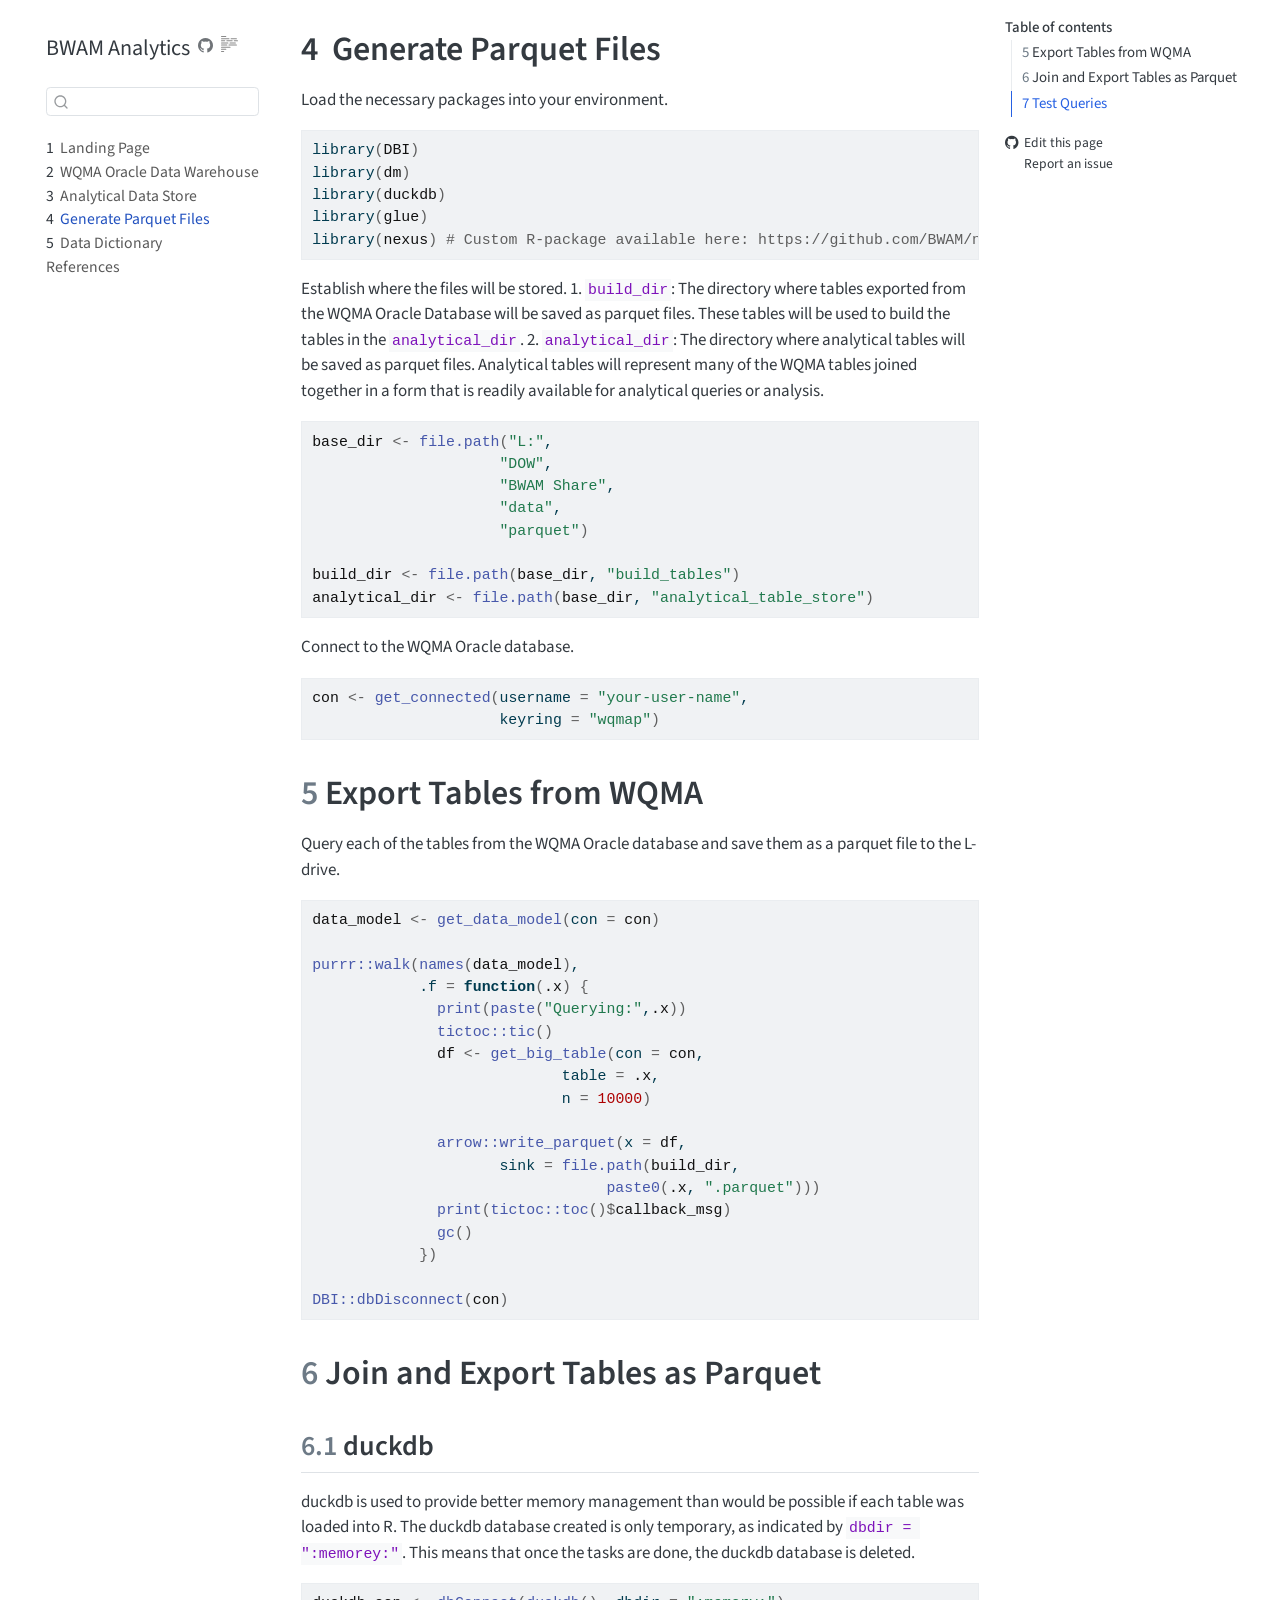
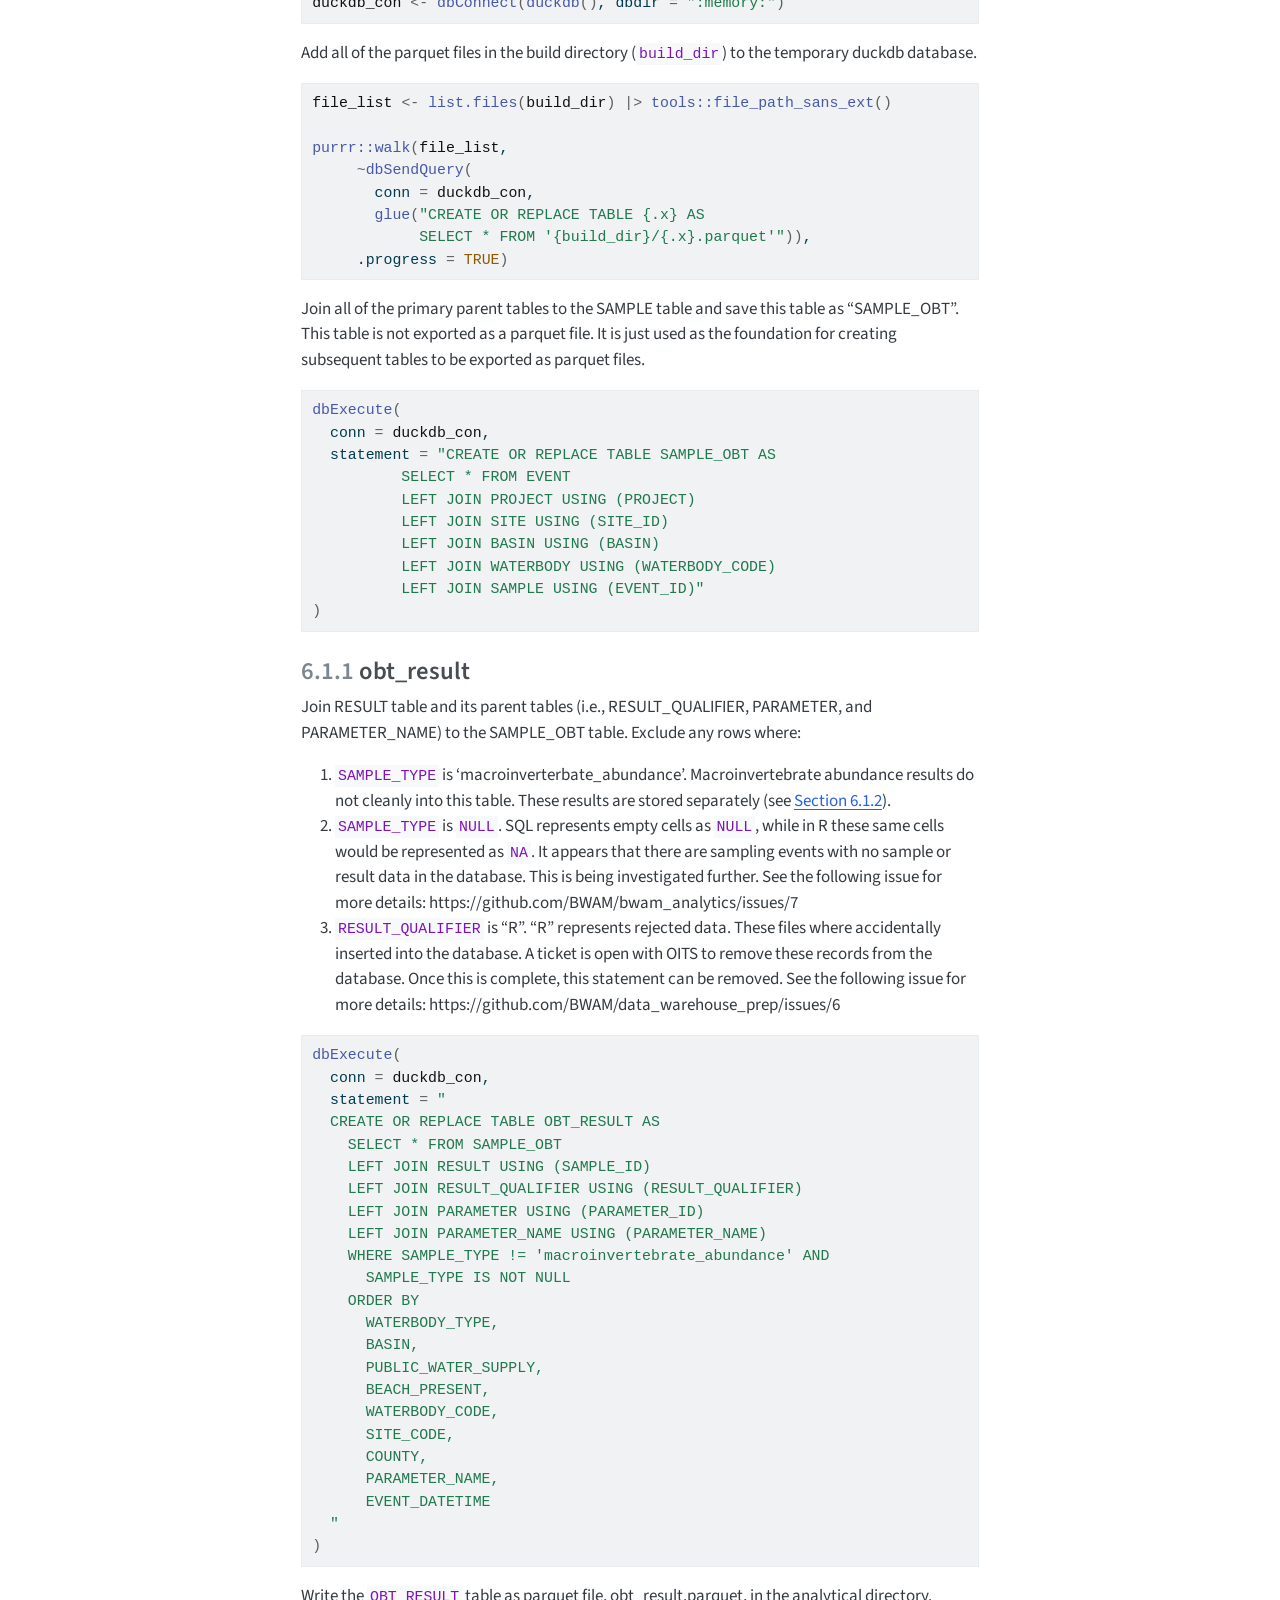
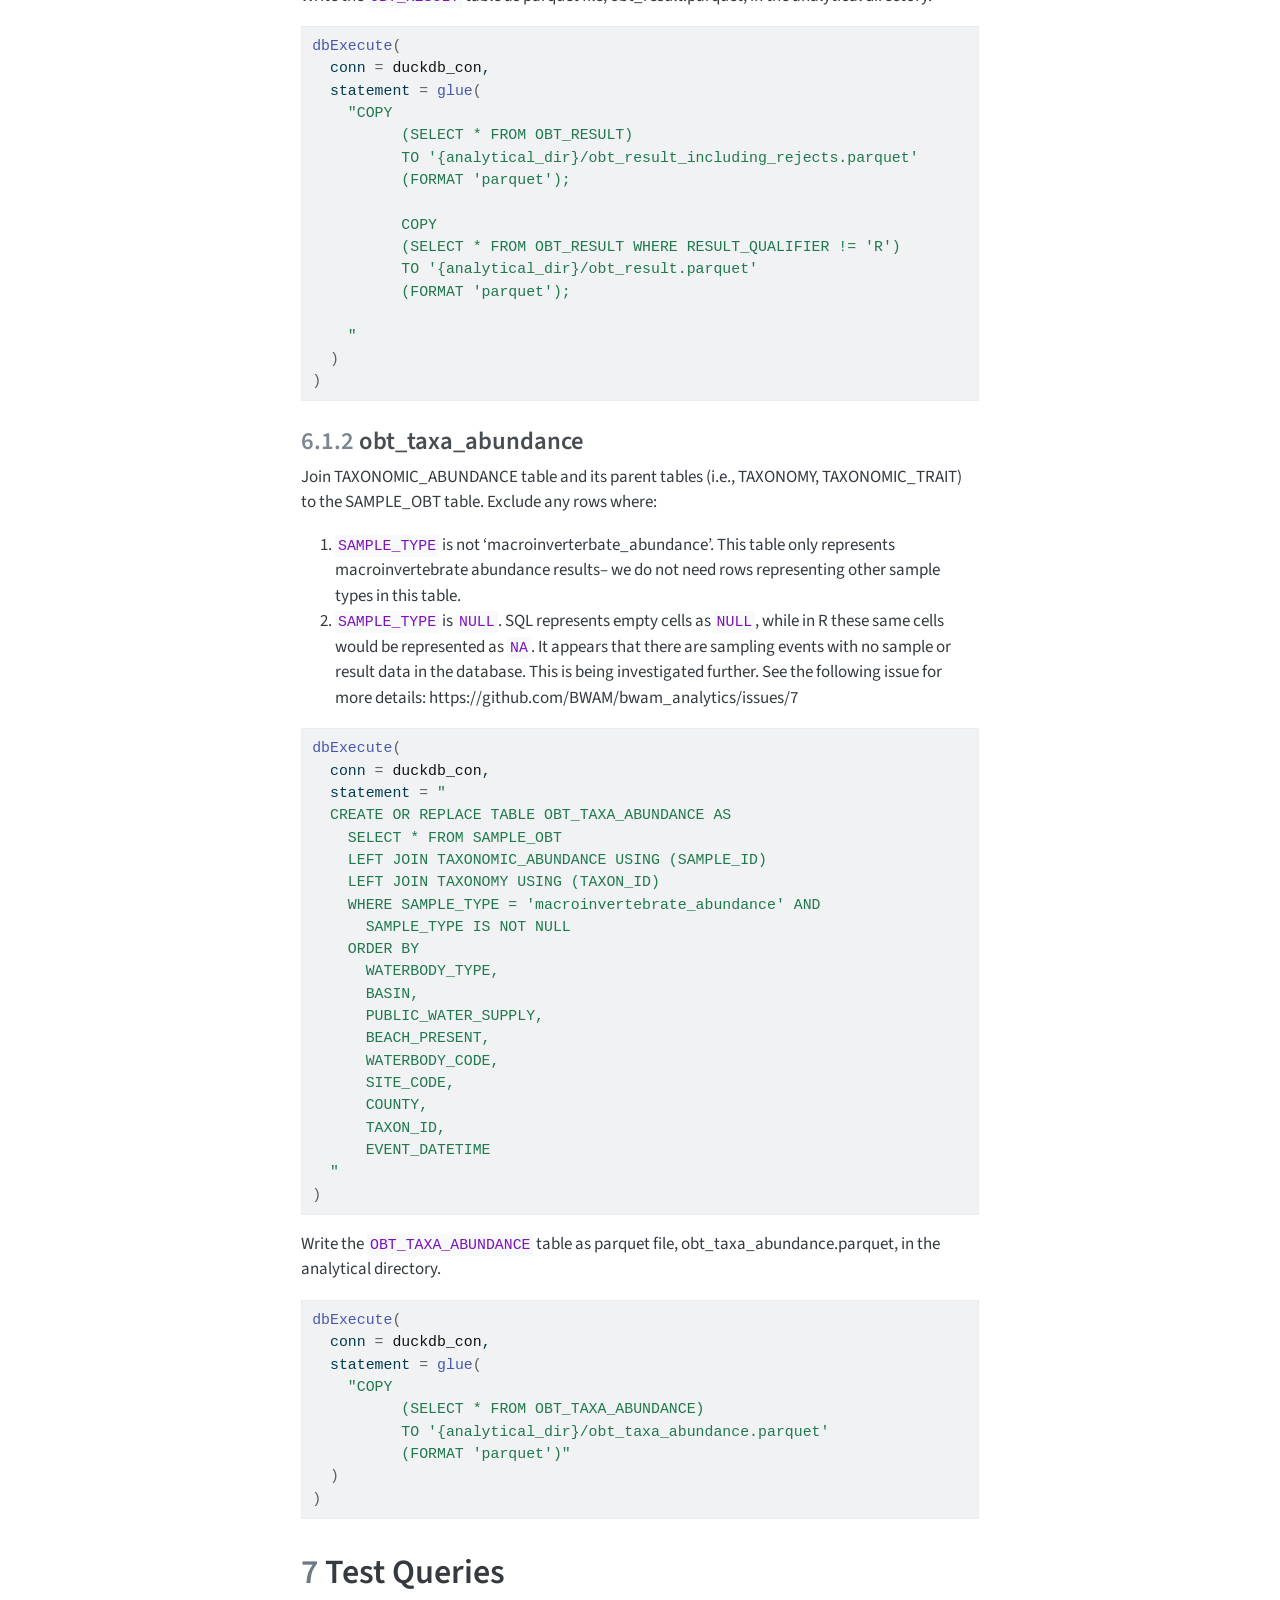
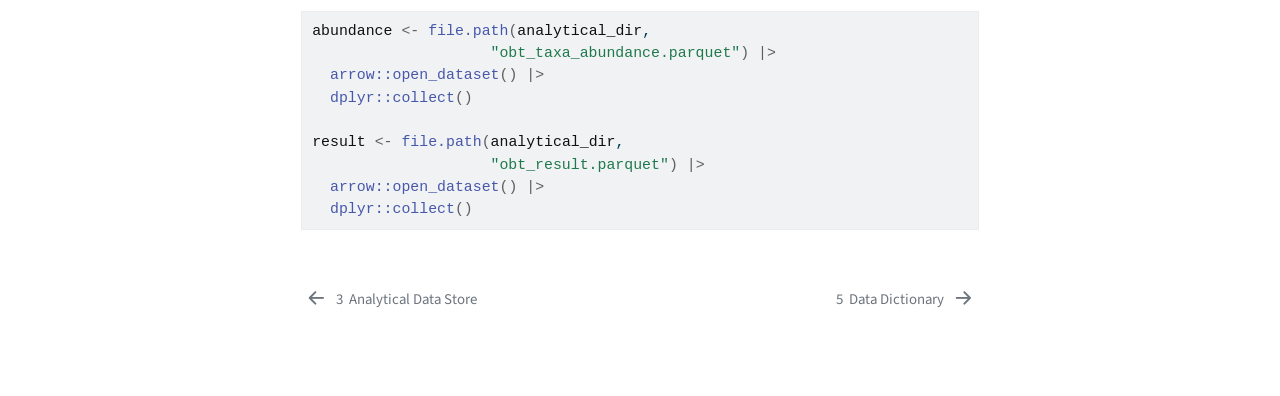
<file: docs/generate_parquet_files.html>
<!DOCTYPE html>
<html xmlns="http://www.w3.org/1999/xhtml" lang="en" xml:lang="en"><head>
<meta http-equiv="Content-Type" content="text/html; charset=UTF-8">
<meta charset="utf-8">
<meta name="generator" content="quarto-1.6.42">
<meta name="viewport" content="width=device-width, initial-scale=1.0, user-scalable=yes">
<title>4&nbsp; Generate Parquet Files – BWAM Analytics</title>
<style>
code{white-space: pre-wrap;}
span.smallcaps{font-variant: small-caps;}
div.columns{display: flex; gap: min(4vw, 1.5em);}
div.column{flex: auto; overflow-x: auto;}
div.hanging-indent{margin-left: 1.5em; text-indent: -1.5em;}
ul.task-list{list-style: none;}
ul.task-list li input[type="checkbox"] {
  width: 0.8em;
  margin: 0 0.8em 0.2em -1em; /* quarto-specific, see https://github.com/quarto-dev/quarto-cli/issues/4556 */ 
  vertical-align: middle;
}
/* CSS for syntax highlighting */
pre > code.sourceCode { white-space: pre; position: relative; }
pre > code.sourceCode > span { line-height: 1.25; }
pre > code.sourceCode > span:empty { height: 1.2em; }
.sourceCode { overflow: visible; }
code.sourceCode > span { color: inherit; text-decoration: inherit; }
div.sourceCode { margin: 1em 0; }
pre.sourceCode { margin: 0; }
@media screen {
div.sourceCode { overflow: auto; }
}
@media print {
pre > code.sourceCode { white-space: pre-wrap; }
pre > code.sourceCode > span { display: inline-block; text-indent: -5em; padding-left: 5em; }
}
pre.numberSource code
  { counter-reset: source-line 0; }
pre.numberSource code > span
  { position: relative; left: -4em; counter-increment: source-line; }
pre.numberSource code > span > a:first-child::before
  { content: counter(source-line);
    position: relative; left: -1em; text-align: right; vertical-align: baseline;
    border: none; display: inline-block;
    -webkit-touch-callout: none; -webkit-user-select: none;
    -khtml-user-select: none; -moz-user-select: none;
    -ms-user-select: none; user-select: none;
    padding: 0 4px; width: 4em;
  }
pre.numberSource { margin-left: 3em;  padding-left: 4px; }
div.sourceCode
  {   }
@media screen {
pre > code.sourceCode > span > a:first-child::before { text-decoration: underline; }
}
</style>

<script src="site_libs/quarto-nav/quarto-nav.js"></script>
<script src="site_libs/quarto-nav/headroom.min.js"></script>
<script src="site_libs/clipboard/clipboard.min.js"></script>
<script src="site_libs/quarto-search/autocomplete.umd.js"></script>
<script src="site_libs/quarto-search/fuse.min.js"></script>
<script src="site_libs/quarto-search/quarto-search.js"></script>
<meta name="quarto:offset" content="./">
<link href="./data_dictionary.html" rel="next">
<link href="./analytical_data_store.html" rel="prev">
<script src="site_libs/quarto-html/quarto.js"></script>
<script src="site_libs/quarto-html/popper.min.js"></script>
<script src="site_libs/quarto-html/tippy.umd.min.js"></script>
<script src="site_libs/quarto-html/anchor.min.js"></script>
<link href="site_libs/quarto-html/tippy.css" rel="stylesheet">
<link href="site_libs/quarto-html/quarto-syntax-highlighting-2f5df379a58b258e96c21c0638c20c03.css" rel="stylesheet" id="quarto-text-highlighting-styles">
<script src="site_libs/bootstrap/bootstrap.min.js"></script>
<link href="site_libs/bootstrap/bootstrap-icons.css" rel="stylesheet">
<link href="site_libs/bootstrap/bootstrap-8da5b4427184b79ecddefad3d342027e.min.css" rel="stylesheet" append-hash="true" id="quarto-bootstrap" data-mode="light"><script id="quarto-search-options" type="application/json">{
  "location": "sidebar",
  "copy-button": false,
  "collapse-after": 3,
  "panel-placement": "start",
  "type": "textbox",
  "limit": 50,
  "keyboard-shortcut": [
    "f",
    "/",
    "s"
  ],
  "show-item-context": false,
  "language": {
    "search-no-results-text": "No results",
    "search-matching-documents-text": "matching documents",
    "search-copy-link-title": "Copy link to search",
    "search-hide-matches-text": "Hide additional matches",
    "search-more-match-text": "more match in this document",
    "search-more-matches-text": "more matches in this document",
    "search-clear-button-title": "Clear",
    "search-text-placeholder": "",
    "search-detached-cancel-button-title": "Cancel",
    "search-submit-button-title": "Submit",
    "search-label": "Search"
  }
}</script>
</head>
<body class="nav-sidebar floating">

<div id="quarto-search-results"></div>
  <header id="quarto-header" class="headroom fixed-top"><nav class="quarto-secondary-nav"><div class="container-fluid d-flex">
      <button type="button" class="quarto-btn-toggle btn" data-bs-toggle="collapse" role="button" data-bs-target=".quarto-sidebar-collapse-item" aria-controls="quarto-sidebar" aria-expanded="false" aria-label="Toggle sidebar navigation" onclick="if (window.quartoToggleHeadroom) { window.quartoToggleHeadroom(); }">
        <i class="bi bi-layout-text-sidebar-reverse"></i>
      </button>
        <nav class="quarto-page-breadcrumbs" aria-label="breadcrumb"><ol class="breadcrumb"><li class="breadcrumb-item"><a href="./generate_parquet_files.html"><span class="chapter-number">4</span>&nbsp; <span class="chapter-title">Generate Parquet Files</span></a></li></ol></nav>
        <a class="flex-grow-1" role="navigation" data-bs-toggle="collapse" data-bs-target=".quarto-sidebar-collapse-item" aria-controls="quarto-sidebar" aria-expanded="false" aria-label="Toggle sidebar navigation" onclick="if (window.quartoToggleHeadroom) { window.quartoToggleHeadroom(); }">      
        </a>
      <button type="button" class="btn quarto-search-button" aria-label="Search" onclick="window.quartoOpenSearch();">
        <i class="bi bi-search"></i>
      </button>
    </div>
  </nav></header><!-- content --><div id="quarto-content" class="quarto-container page-columns page-rows-contents page-layout-article">
<!-- sidebar -->
  <nav id="quarto-sidebar" class="sidebar collapse collapse-horizontal quarto-sidebar-collapse-item sidebar-navigation floating overflow-auto"><div class="pt-lg-2 mt-2 text-left sidebar-header">
    <div class="sidebar-title mb-0 py-0">
      <a href="./">BWAM Analytics</a> 
        <div class="sidebar-tools-main">
    <a href="https://github.com/BWAM/bwam_analytics" title="Source Code" class="quarto-navigation-tool px-1" aria-label="Source Code"><i class="bi bi-github"></i></a>
  <a href="" class="quarto-reader-toggle quarto-navigation-tool px-1" onclick="window.quartoToggleReader(); return false;" title="Toggle reader mode">
  <div class="quarto-reader-toggle-btn">
  <i class="bi"></i>
  </div>
</a>
</div>
    </div>
      </div>
        <div class="mt-2 flex-shrink-0 align-items-center">
        <div class="sidebar-search">
        <div id="quarto-search" class="" title="Search"></div>
        </div>
        </div>
    <div class="sidebar-menu-container"> 
    <ul class="list-unstyled mt-1">
<li class="sidebar-item">
  <div class="sidebar-item-container"> 
  <a href="./index.html" class="sidebar-item-text sidebar-link">
 <span class="menu-text"><span class="chapter-number">1</span>&nbsp; <span class="chapter-title">Landing Page</span></span></a>
  </div>
</li>
        <li class="sidebar-item">
  <div class="sidebar-item-container"> 
  <a href="./wqma_oracle_db.html" class="sidebar-item-text sidebar-link">
 <span class="menu-text"><span class="chapter-number">2</span>&nbsp; <span class="chapter-title">WQMA Oracle Data Warehouse</span></span></a>
  </div>
</li>
        <li class="sidebar-item">
  <div class="sidebar-item-container"> 
  <a href="./analytical_data_store.html" class="sidebar-item-text sidebar-link">
 <span class="menu-text"><span class="chapter-number">3</span>&nbsp; <span class="chapter-title">Analytical Data Store</span></span></a>
  </div>
</li>
        <li class="sidebar-item">
  <div class="sidebar-item-container"> 
  <a href="./generate_parquet_files.html" class="sidebar-item-text sidebar-link active">
 <span class="menu-text"><span class="chapter-number">4</span>&nbsp; <span class="chapter-title">Generate Parquet Files</span></span></a>
  </div>
</li>
        <li class="sidebar-item">
  <div class="sidebar-item-container"> 
  <a href="./data_dictionary.html" class="sidebar-item-text sidebar-link">
 <span class="menu-text"><span class="chapter-number">5</span>&nbsp; <span class="chapter-title">Data Dictionary</span></span></a>
  </div>
</li>
        <li class="sidebar-item">
  <div class="sidebar-item-container"> 
  <a href="./references.html" class="sidebar-item-text sidebar-link">
 <span class="menu-text">References</span></a>
  </div>
</li>
    </ul>
</div>
</nav><div id="quarto-sidebar-glass" class="quarto-sidebar-collapse-item" data-bs-toggle="collapse" data-bs-target=".quarto-sidebar-collapse-item"></div>
<!-- margin-sidebar -->
    <div id="quarto-margin-sidebar" class="sidebar margin-sidebar">
        <nav id="TOC" role="doc-toc" class="toc-active"><h2 id="toc-title">Table of contents</h2>
   
  <ul>
<li><a href="#export-tables-from-wqma" id="toc-export-tables-from-wqma" class="nav-link active" data-scroll-target="#export-tables-from-wqma"><span class="header-section-number">5</span> Export Tables from WQMA</a></li>
  <li>
<a href="#join-and-export-tables-as-parquet" id="toc-join-and-export-tables-as-parquet" class="nav-link" data-scroll-target="#join-and-export-tables-as-parquet"><span class="header-section-number">6</span> Join and Export Tables as Parquet</a>
  <ul class="collapse">
<li>
<a href="#duckdb" id="toc-duckdb" class="nav-link" data-scroll-target="#duckdb"><span class="header-section-number">6.1</span> duckdb</a>
  <ul class="collapse">
<li><a href="#obt_result" id="toc-obt_result" class="nav-link" data-scroll-target="#obt_result"><span class="header-section-number">6.1.1</span> obt_result</a></li>
  <li><a href="#sec-obt-taxa-abundance" id="toc-sec-obt-taxa-abundance" class="nav-link" data-scroll-target="#sec-obt-taxa-abundance"><span class="header-section-number">6.1.2</span> obt_taxa_abundance</a></li>
  </ul>
</li>
  </ul>
</li>
  <li><a href="#test-queries" id="toc-test-queries" class="nav-link" data-scroll-target="#test-queries"><span class="header-section-number">7</span> Test Queries</a></li>
  </ul><div class="toc-actions"><ul><li><a href="https://github.com/BWAM/bwam_analytics/edit/main/generate_parquet_files.qmd" class="toc-action"><i class="bi bi-github"></i>Edit this page</a></li><li><a href="https://github.com/BWAM/bwam_analytics/issues/new" class="toc-action"><i class="bi empty"></i>Report an issue</a></li></ul></div></nav>
    </div>
<!-- main -->
<main class="content" id="quarto-document-content"><header id="title-block-header" class="quarto-title-block default"><div class="quarto-title">
<h1 class="title">
<span class="chapter-number">4</span>&nbsp; <span class="chapter-title">Generate Parquet Files</span>
</h1>
</div>



<div class="quarto-title-meta">

    
  
    
  </div>
  


</header><p>Load the necessary packages into your environment.</p>
<div class="cell">
<div class="sourceCode" id="cb1"><pre class="downlit sourceCode r code-with-copy"><code class="sourceCode R"><span><span class="kw"><a href="https://rdrr.io/r/base/library.html">library</a></span><span class="op">(</span><span class="va"><a href="https://dbi.r-dbi.org">DBI</a></span><span class="op">)</span></span>
<span><span class="kw"><a href="https://rdrr.io/r/base/library.html">library</a></span><span class="op">(</span><span class="va"><a href="https://dm.cynkra.com/">dm</a></span><span class="op">)</span></span>
<span><span class="kw"><a href="https://rdrr.io/r/base/library.html">library</a></span><span class="op">(</span><span class="va"><a href="https://r.duckdb.org/">duckdb</a></span><span class="op">)</span></span>
<span><span class="kw"><a href="https://rdrr.io/r/base/library.html">library</a></span><span class="op">(</span><span class="va"><a href="https://glue.tidyverse.org/">glue</a></span><span class="op">)</span></span>
<span><span class="kw"><a href="https://rdrr.io/r/base/library.html">library</a></span><span class="op">(</span><span class="va">nexus</span><span class="op">)</span> <span class="co"># Custom R-package available here: https://github.com/BWAM/nexus</span></span></code><button title="Copy to Clipboard" class="code-copy-button"><i class="bi"></i></button></pre></div>
</div>
<p>Establish where the files will be stored. 1. <code>build_dir</code>: The directory where tables exported from the WQMA Oracle Database will be saved as parquet files. These tables will be used to build the tables in the <code>analytical_dir</code>. 2. <code>analytical_dir</code>: The directory where analytical tables will be saved as parquet files. Analytical tables will represent many of the WQMA tables joined together in a form that is readily available for analytical queries or analysis.</p>
<div class="cell">
<div class="sourceCode" id="cb2"><pre class="downlit sourceCode r code-with-copy"><code class="sourceCode R"><span><span class="va">base_dir</span> <span class="op">&lt;-</span> <span class="fu"><a href="https://rdrr.io/r/base/file.path.html">file.path</a></span><span class="op">(</span><span class="st">"L:"</span>,</span>
<span>                     <span class="st">"DOW"</span>,</span>
<span>                     <span class="st">"BWAM Share"</span>,</span>
<span>                     <span class="st">"data"</span>,</span>
<span>                     <span class="st">"parquet"</span><span class="op">)</span></span>
<span></span>
<span><span class="va">build_dir</span> <span class="op">&lt;-</span> <span class="fu"><a href="https://rdrr.io/r/base/file.path.html">file.path</a></span><span class="op">(</span><span class="va">base_dir</span>, <span class="st">"build_tables"</span><span class="op">)</span></span>
<span><span class="va">analytical_dir</span> <span class="op">&lt;-</span> <span class="fu"><a href="https://rdrr.io/r/base/file.path.html">file.path</a></span><span class="op">(</span><span class="va">base_dir</span>, <span class="st">"analytical_table_store"</span><span class="op">)</span></span></code><button title="Copy to Clipboard" class="code-copy-button"><i class="bi"></i></button></pre></div>
</div>
<p>Connect to the WQMA Oracle database.</p>
<div class="cell">
<div class="sourceCode" id="cb3"><pre class="downlit sourceCode r code-with-copy"><code class="sourceCode R"><span><span class="va">con</span> <span class="op">&lt;-</span> <span class="fu"><a href="https://rdrr.io/pkg/nexus/man/get_connected.html">get_connected</a></span><span class="op">(</span>username <span class="op">=</span> <span class="st">"your-user-name"</span>,</span>
<span>                     keyring <span class="op">=</span> <span class="st">"wqmap"</span><span class="op">)</span></span></code><button title="Copy to Clipboard" class="code-copy-button"><i class="bi"></i></button></pre></div>
</div>
<section id="export-tables-from-wqma" class="level1" data-number="5"><h1 data-number="5">
<span class="header-section-number">5</span> Export Tables from WQMA</h1>
<p>Query each of the tables from the WQMA Oracle database and save them as a parquet file to the L-drive.</p>
<div class="cell">
<div class="sourceCode" id="cb4"><pre class="downlit sourceCode r code-with-copy"><code class="sourceCode R"><span><span class="va">data_model</span> <span class="op">&lt;-</span> <span class="fu"><a href="https://rdrr.io/pkg/nexus/man/get_data_model.html">get_data_model</a></span><span class="op">(</span>con <span class="op">=</span> <span class="va">con</span><span class="op">)</span></span>
<span></span>
<span><span class="fu">purrr</span><span class="fu">::</span><span class="fu"><a href="https://rdrr.io/pkg/purrr/man/map.html">walk</a></span><span class="op">(</span><span class="fu"><a href="https://rdrr.io/r/base/names.html">names</a></span><span class="op">(</span><span class="va">data_model</span><span class="op">)</span>,</span>
<span>            .f <span class="op">=</span> <span class="kw">function</span><span class="op">(</span><span class="va">.x</span><span class="op">)</span> <span class="op">{</span></span>
<span>              <span class="fu"><a href="https://rdrr.io/r/base/print.html">print</a></span><span class="op">(</span><span class="fu"><a href="https://rdrr.io/r/base/paste.html">paste</a></span><span class="op">(</span><span class="st">"Querying:"</span>,<span class="va">.x</span><span class="op">)</span><span class="op">)</span></span>
<span>              <span class="fu">tictoc</span><span class="fu">::</span><span class="fu"><a href="https://rdrr.io/pkg/tictoc/man/tic.html">tic</a></span><span class="op">(</span><span class="op">)</span></span>
<span>              <span class="va">df</span> <span class="op">&lt;-</span> <span class="fu"><a href="https://rdrr.io/pkg/nexus/man/get_big_table.html">get_big_table</a></span><span class="op">(</span>con <span class="op">=</span> <span class="va">con</span>,</span>
<span>                            table <span class="op">=</span> <span class="va">.x</span>,</span>
<span>                            n <span class="op">=</span> <span class="fl">10000</span><span class="op">)</span></span>
<span>              </span>
<span>              <span class="fu">arrow</span><span class="fu">::</span><span class="fu"><a href="https://rdrr.io/pkg/arrow/man/write_parquet.html">write_parquet</a></span><span class="op">(</span>x <span class="op">=</span> <span class="va">df</span>,</span>
<span>                     sink <span class="op">=</span> <span class="fu"><a href="https://rdrr.io/r/base/file.path.html">file.path</a></span><span class="op">(</span><span class="va">build_dir</span>,</span>
<span>                                 <span class="fu"><a href="https://rdrr.io/r/base/paste.html">paste0</a></span><span class="op">(</span><span class="va">.x</span>, <span class="st">".parquet"</span><span class="op">)</span><span class="op">)</span><span class="op">)</span></span>
<span>              <span class="fu"><a href="https://rdrr.io/r/base/print.html">print</a></span><span class="op">(</span><span class="fu">tictoc</span><span class="fu">::</span><span class="fu"><a href="https://rdrr.io/pkg/tictoc/man/tic.html">toc</a></span><span class="op">(</span><span class="op">)</span><span class="op">$</span><span class="va">callback_msg</span><span class="op">)</span></span>
<span>              <span class="fu"><a href="https://rdrr.io/r/base/gc.html">gc</a></span><span class="op">(</span><span class="op">)</span></span>
<span>            <span class="op">}</span><span class="op">)</span></span>
<span></span>
<span><span class="fu">DBI</span><span class="fu">::</span><span class="fu"><a href="https://rdrr.io/pkg/DBI/man/dbDisconnect.html">dbDisconnect</a></span><span class="op">(</span><span class="va">con</span><span class="op">)</span></span></code><button title="Copy to Clipboard" class="code-copy-button"><i class="bi"></i></button></pre></div>
</div>
</section><section id="join-and-export-tables-as-parquet" class="level1" data-number="6"><h1 data-number="6">
<span class="header-section-number">6</span> Join and Export Tables as Parquet</h1>
<section id="duckdb" class="level2" data-number="6.1"><h2 data-number="6.1" class="anchored" data-anchor-id="duckdb">
<span class="header-section-number">6.1</span> duckdb</h2>
<p>duckdb is used to provide better memory management than would be possible if each table was loaded into R. The duckdb database created is only temporary, as indicated by <code>dbdir = ":memorey:"</code>. This means that once the tasks are done, the duckdb database is deleted.</p>
<div class="cell">
<div class="sourceCode" id="cb5"><pre class="downlit sourceCode r code-with-copy"><code class="sourceCode R"><span><span class="va">duckdb_con</span> <span class="op">&lt;-</span> <span class="fu"><a href="https://rdrr.io/pkg/DBI/man/dbConnect.html">dbConnect</a></span><span class="op">(</span><span class="fu"><a href="https://rdrr.io/pkg/duckdb/man/duckdb.html">duckdb</a></span><span class="op">(</span><span class="op">)</span>, dbdir <span class="op">=</span> <span class="st">":memory:"</span><span class="op">)</span></span></code><button title="Copy to Clipboard" class="code-copy-button"><i class="bi"></i></button></pre></div>
</div>
<p>Add all of the parquet files in the build directory (<code>build_dir</code>) to the temporary duckdb database.</p>
<div class="cell">
<div class="sourceCode" id="cb6"><pre class="downlit sourceCode r code-with-copy"><code class="sourceCode R"><span><span class="va">file_list</span> <span class="op">&lt;-</span> <span class="fu"><a href="https://rdrr.io/r/base/list.files.html">list.files</a></span><span class="op">(</span><span class="va">build_dir</span><span class="op">)</span> <span class="op">|&gt;</span> <span class="fu">tools</span><span class="fu">::</span><span class="fu"><a href="https://rdrr.io/r/tools/fileutils.html">file_path_sans_ext</a></span><span class="op">(</span><span class="op">)</span></span>
<span></span>
<span><span class="fu">purrr</span><span class="fu">::</span><span class="fu"><a href="https://rdrr.io/pkg/purrr/man/map.html">walk</a></span><span class="op">(</span><span class="va">file_list</span>,</span>
<span>     <span class="op">~</span><span class="fu"><a href="https://rdrr.io/pkg/DBI/man/dbSendQuery.html">dbSendQuery</a></span><span class="op">(</span></span>
<span>       conn <span class="op">=</span> <span class="va">duckdb_con</span>, </span>
<span>       <span class="fu"><a href="https://rdrr.io/pkg/glue/man/glue.html">glue</a></span><span class="op">(</span><span class="st">"CREATE OR REPLACE TABLE {.x} AS </span></span>
<span><span class="st">            SELECT * FROM '{build_dir}/{.x}.parquet'"</span><span class="op">)</span><span class="op">)</span>,</span>
<span>     .progress <span class="op">=</span> <span class="cn">TRUE</span><span class="op">)</span></span></code><button title="Copy to Clipboard" class="code-copy-button"><i class="bi"></i></button></pre></div>
</div>
<p>Join all of the primary parent tables to the SAMPLE table and save this table as “SAMPLE_OBT”. This table is not exported as a parquet file. It is just used as the foundation for creating subsequent tables to be exported as parquet files.</p>
<div class="cell">
<div class="sourceCode" id="cb7"><pre class="downlit sourceCode r code-with-copy"><code class="sourceCode R"><span><span class="fu"><a href="https://rdrr.io/pkg/DBI/man/dbExecute.html">dbExecute</a></span><span class="op">(</span></span>
<span>  conn <span class="op">=</span> <span class="va">duckdb_con</span>,</span>
<span>  statement <span class="op">=</span> <span class="st">"CREATE OR REPLACE TABLE SAMPLE_OBT AS</span></span>
<span><span class="st">          SELECT * FROM EVENT</span></span>
<span><span class="st">          LEFT JOIN PROJECT USING (PROJECT)</span></span>
<span><span class="st">          LEFT JOIN SITE USING (SITE_ID)</span></span>
<span><span class="st">          LEFT JOIN BASIN USING (BASIN)</span></span>
<span><span class="st">          LEFT JOIN WATERBODY USING (WATERBODY_CODE)</span></span>
<span><span class="st">          LEFT JOIN SAMPLE USING (EVENT_ID)"</span></span>
<span><span class="op">)</span></span></code><button title="Copy to Clipboard" class="code-copy-button"><i class="bi"></i></button></pre></div>
</div>
<section id="obt_result" class="level3" data-number="6.1.1"><h3 data-number="6.1.1" class="anchored" data-anchor-id="obt_result">
<span class="header-section-number">6.1.1</span> obt_result</h3>
<p>Join RESULT table and its parent tables (i.e., RESULT_QUALIFIER, PARAMETER, and PARAMETER_NAME) to the SAMPLE_OBT table. Exclude any rows where:</p>
<ol type="1">
<li>
<code>SAMPLE_TYPE</code> is ‘macroinverterbate_abundance’. Macroinvertebrate abundance results do not cleanly into this table. These results are stored separately (see <a href="#sec-obt-taxa-abundance" class="quarto-xref"><span>Section 6.1.2</span></a>).</li>
<li>
<code>SAMPLE_TYPE</code> is <code>NULL</code>. SQL represents empty cells as <code>NULL</code>, while in R these same cells would be represented as <code>NA</code>. It appears that there are sampling events with no sample or result data in the database. This is being investigated further. See the following issue for more details: https://github.com/BWAM/bwam_analytics/issues/7</li>
<li>
<code>RESULT_QUALIFIER</code> is “R”. “R” represents rejected data. These files where accidentally inserted into the database. A ticket is open with OITS to remove these records from the database. Once this is complete, this statement can be removed. See the following issue for more details: https://github.com/BWAM/data_warehouse_prep/issues/6</li>
</ol>
<div class="cell">
<div class="sourceCode" id="cb8"><pre class="downlit sourceCode r code-with-copy"><code class="sourceCode R"><span><span class="fu"><a href="https://rdrr.io/pkg/DBI/man/dbExecute.html">dbExecute</a></span><span class="op">(</span></span>
<span>  conn <span class="op">=</span> <span class="va">duckdb_con</span>,</span>
<span>  statement <span class="op">=</span> <span class="st">"</span></span>
<span><span class="st">  CREATE OR REPLACE TABLE OBT_RESULT AS</span></span>
<span><span class="st">    SELECT * FROM SAMPLE_OBT</span></span>
<span><span class="st">    LEFT JOIN RESULT USING (SAMPLE_ID)</span></span>
<span><span class="st">    LEFT JOIN RESULT_QUALIFIER USING (RESULT_QUALIFIER)</span></span>
<span><span class="st">    LEFT JOIN PARAMETER USING (PARAMETER_ID)</span></span>
<span><span class="st">    LEFT JOIN PARAMETER_NAME USING (PARAMETER_NAME)</span></span>
<span><span class="st">    WHERE SAMPLE_TYPE != 'macroinvertebrate_abundance' AND</span></span>
<span><span class="st">      SAMPLE_TYPE IS NOT NULL</span></span>
<span><span class="st">    ORDER BY </span></span>
<span><span class="st">      WATERBODY_TYPE,</span></span>
<span><span class="st">      BASIN, </span></span>
<span><span class="st">      PUBLIC_WATER_SUPPLY, </span></span>
<span><span class="st">      BEACH_PRESENT, </span></span>
<span><span class="st">      WATERBODY_CODE, </span></span>
<span><span class="st">      SITE_CODE, </span></span>
<span><span class="st">      COUNTY,</span></span>
<span><span class="st">      PARAMETER_NAME, </span></span>
<span><span class="st">      EVENT_DATETIME</span></span>
<span><span class="st">  "</span></span>
<span><span class="op">)</span></span></code><button title="Copy to Clipboard" class="code-copy-button"><i class="bi"></i></button></pre></div>
</div>
<p>Write the <code>OBT_RESULT</code> table as parquet file, obt_result.parquet, in the analytical directory.</p>
<div class="cell">
<div class="sourceCode" id="cb9"><pre class="downlit sourceCode r code-with-copy"><code class="sourceCode R"><span><span class="fu"><a href="https://rdrr.io/pkg/DBI/man/dbExecute.html">dbExecute</a></span><span class="op">(</span></span>
<span>  conn <span class="op">=</span> <span class="va">duckdb_con</span>,</span>
<span>  statement <span class="op">=</span> <span class="fu"><a href="https://rdrr.io/pkg/glue/man/glue.html">glue</a></span><span class="op">(</span></span>
<span>    <span class="st">"COPY</span></span>
<span><span class="st">          (SELECT * FROM OBT_RESULT)</span></span>
<span><span class="st">          TO '{analytical_dir}/obt_result_including_rejects.parquet'</span></span>
<span><span class="st">          (FORMAT 'parquet');</span></span>
<span><span class="st">          </span></span>
<span><span class="st">          COPY</span></span>
<span><span class="st">          (SELECT * FROM OBT_RESULT WHERE RESULT_QUALIFIER != 'R')</span></span>
<span><span class="st">          TO '{analytical_dir}/obt_result.parquet'</span></span>
<span><span class="st">          (FORMAT 'parquet');</span></span>
<span><span class="st">    </span></span>
<span><span class="st">    "</span></span>
<span>  <span class="op">)</span></span>
<span><span class="op">)</span></span></code><button title="Copy to Clipboard" class="code-copy-button"><i class="bi"></i></button></pre></div>
</div>
</section><section id="sec-obt-taxa-abundance" class="level3" data-number="6.1.2"><h3 data-number="6.1.2" class="anchored" data-anchor-id="sec-obt-taxa-abundance">
<span class="header-section-number">6.1.2</span> obt_taxa_abundance</h3>
<p>Join TAXONOMIC_ABUNDANCE table and its parent tables (i.e., TAXONOMY, TAXONOMIC_TRAIT) to the SAMPLE_OBT table. Exclude any rows where:</p>
<ol type="1">
<li>
<code>SAMPLE_TYPE</code> is not ‘macroinverterbate_abundance’. This table only represents macroinvertebrate abundance results– we do not need rows representing other sample types in this table.</li>
<li>
<code>SAMPLE_TYPE</code> is <code>NULL</code>. SQL represents empty cells as <code>NULL</code>, while in R these same cells would be represented as <code>NA</code>. It appears that there are sampling events with no sample or result data in the database. This is being investigated further. See the following issue for more details: https://github.com/BWAM/bwam_analytics/issues/7</li>
</ol>
<div class="cell">
<div class="sourceCode" id="cb10"><pre class="downlit sourceCode r code-with-copy"><code class="sourceCode R"><span><span class="fu"><a href="https://rdrr.io/pkg/DBI/man/dbExecute.html">dbExecute</a></span><span class="op">(</span></span>
<span>  conn <span class="op">=</span> <span class="va">duckdb_con</span>,</span>
<span>  statement <span class="op">=</span> <span class="st">"</span></span>
<span><span class="st">  CREATE OR REPLACE TABLE OBT_TAXA_ABUNDANCE AS</span></span>
<span><span class="st">    SELECT * FROM SAMPLE_OBT</span></span>
<span><span class="st">    LEFT JOIN TAXONOMIC_ABUNDANCE USING (SAMPLE_ID)</span></span>
<span><span class="st">    LEFT JOIN TAXONOMY USING (TAXON_ID)</span></span>
<span><span class="st">    WHERE SAMPLE_TYPE = 'macroinvertebrate_abundance' AND</span></span>
<span><span class="st">      SAMPLE_TYPE IS NOT NULL</span></span>
<span><span class="st">    ORDER BY </span></span>
<span><span class="st">      WATERBODY_TYPE, </span></span>
<span><span class="st">      BASIN, </span></span>
<span><span class="st">      PUBLIC_WATER_SUPPLY, </span></span>
<span><span class="st">      BEACH_PRESENT, </span></span>
<span><span class="st">      WATERBODY_CODE, </span></span>
<span><span class="st">      SITE_CODE, </span></span>
<span><span class="st">      COUNTY,</span></span>
<span><span class="st">      TAXON_ID, </span></span>
<span><span class="st">      EVENT_DATETIME</span></span>
<span><span class="st">  "</span></span>
<span><span class="op">)</span></span></code><button title="Copy to Clipboard" class="code-copy-button"><i class="bi"></i></button></pre></div>
</div>
<p>Write the <code>OBT_TAXA_ABUNDANCE</code> table as parquet file, obt_taxa_abundance.parquet, in the analytical directory.</p>
<div class="cell">
<div class="sourceCode" id="cb11"><pre class="downlit sourceCode r code-with-copy"><code class="sourceCode R"><span><span class="fu"><a href="https://rdrr.io/pkg/DBI/man/dbExecute.html">dbExecute</a></span><span class="op">(</span></span>
<span>  conn <span class="op">=</span> <span class="va">duckdb_con</span>,</span>
<span>  statement <span class="op">=</span> <span class="fu"><a href="https://rdrr.io/pkg/glue/man/glue.html">glue</a></span><span class="op">(</span></span>
<span>    <span class="st">"COPY</span></span>
<span><span class="st">          (SELECT * FROM OBT_TAXA_ABUNDANCE)</span></span>
<span><span class="st">          TO '{analytical_dir}/obt_taxa_abundance.parquet'</span></span>
<span><span class="st">          (FORMAT 'parquet')"</span></span>
<span>  <span class="op">)</span></span>
<span><span class="op">)</span></span></code><button title="Copy to Clipboard" class="code-copy-button"><i class="bi"></i></button></pre></div>
</div>
</section></section></section><section id="test-queries" class="level1" data-number="7"><h1 data-number="7">
<span class="header-section-number">7</span> Test Queries</h1>
<div class="cell">
<div class="sourceCode" id="cb12"><pre class="downlit sourceCode r code-with-copy"><code class="sourceCode R"><span><span class="va">abundance</span> <span class="op">&lt;-</span> <span class="fu"><a href="https://rdrr.io/r/base/file.path.html">file.path</a></span><span class="op">(</span><span class="va">analytical_dir</span>,</span>
<span>                    <span class="st">"obt_taxa_abundance.parquet"</span><span class="op">)</span> <span class="op">|&gt;</span> </span>
<span>  <span class="fu">arrow</span><span class="fu">::</span><span class="fu"><a href="https://rdrr.io/pkg/arrow/man/open_dataset.html">open_dataset</a></span><span class="op">(</span><span class="op">)</span> <span class="op">|&gt;</span> </span>
<span>  <span class="fu">dplyr</span><span class="fu">::</span><span class="fu"><a href="https://rdrr.io/pkg/dplyr/man/compute.html">collect</a></span><span class="op">(</span><span class="op">)</span></span>
<span></span>
<span><span class="va">result</span> <span class="op">&lt;-</span> <span class="fu"><a href="https://rdrr.io/r/base/file.path.html">file.path</a></span><span class="op">(</span><span class="va">analytical_dir</span>,</span>
<span>                    <span class="st">"obt_result.parquet"</span><span class="op">)</span> <span class="op">|&gt;</span> </span>
<span>  <span class="fu">arrow</span><span class="fu">::</span><span class="fu"><a href="https://rdrr.io/pkg/arrow/man/open_dataset.html">open_dataset</a></span><span class="op">(</span><span class="op">)</span> <span class="op">|&gt;</span> </span>
<span>  <span class="fu">dplyr</span><span class="fu">::</span><span class="fu"><a href="https://rdrr.io/pkg/dplyr/man/compute.html">collect</a></span><span class="op">(</span><span class="op">)</span></span></code><button title="Copy to Clipboard" class="code-copy-button"><i class="bi"></i></button></pre></div>
</div>


</section></main><!-- /main --><script id="quarto-html-after-body" type="application/javascript">
window.document.addEventListener("DOMContentLoaded", function (event) {
  const toggleBodyColorMode = (bsSheetEl) => {
    const mode = bsSheetEl.getAttribute("data-mode");
    const bodyEl = window.document.querySelector("body");
    if (mode === "dark") {
      bodyEl.classList.add("quarto-dark");
      bodyEl.classList.remove("quarto-light");
    } else {
      bodyEl.classList.add("quarto-light");
      bodyEl.classList.remove("quarto-dark");
    }
  }
  const toggleBodyColorPrimary = () => {
    const bsSheetEl = window.document.querySelector("link#quarto-bootstrap");
    if (bsSheetEl) {
      toggleBodyColorMode(bsSheetEl);
    }
  }
  toggleBodyColorPrimary();  
  const icon = "";
  const anchorJS = new window.AnchorJS();
  anchorJS.options = {
    placement: 'right',
    icon: icon
  };
  anchorJS.add('.anchored');
  const isCodeAnnotation = (el) => {
    for (const clz of el.classList) {
      if (clz.startsWith('code-annotation-')) {                     
        return true;
      }
    }
    return false;
  }
  const onCopySuccess = function(e) {
    // button target
    const button = e.trigger;
    // don't keep focus
    button.blur();
    // flash "checked"
    button.classList.add('code-copy-button-checked');
    var currentTitle = button.getAttribute("title");
    button.setAttribute("title", "Copied!");
    let tooltip;
    if (window.bootstrap) {
      button.setAttribute("data-bs-toggle", "tooltip");
      button.setAttribute("data-bs-placement", "left");
      button.setAttribute("data-bs-title", "Copied!");
      tooltip = new bootstrap.Tooltip(button, 
        { trigger: "manual", 
          customClass: "code-copy-button-tooltip",
          offset: [0, -8]});
      tooltip.show();    
    }
    setTimeout(function() {
      if (tooltip) {
        tooltip.hide();
        button.removeAttribute("data-bs-title");
        button.removeAttribute("data-bs-toggle");
        button.removeAttribute("data-bs-placement");
      }
      button.setAttribute("title", currentTitle);
      button.classList.remove('code-copy-button-checked');
    }, 1000);
    // clear code selection
    e.clearSelection();
  }
  const getTextToCopy = function(trigger) {
      const codeEl = trigger.previousElementSibling.cloneNode(true);
      for (const childEl of codeEl.children) {
        if (isCodeAnnotation(childEl)) {
          childEl.remove();
        }
      }
      return codeEl.innerText;
  }
  const clipboard = new window.ClipboardJS('.code-copy-button:not([data-in-quarto-modal])', {
    text: getTextToCopy
  });
  clipboard.on('success', onCopySuccess);
  if (window.document.getElementById('quarto-embedded-source-code-modal')) {
    const clipboardModal = new window.ClipboardJS('.code-copy-button[data-in-quarto-modal]', {
      text: getTextToCopy,
      container: window.document.getElementById('quarto-embedded-source-code-modal')
    });
    clipboardModal.on('success', onCopySuccess);
  }
    var localhostRegex = new RegExp(/^(?:http|https):\/\/localhost\:?[0-9]*\//);
    var mailtoRegex = new RegExp(/^mailto:/);
      var filterRegex = new RegExp('/' + window.location.host + '/');
    var isInternal = (href) => {
        return filterRegex.test(href) || localhostRegex.test(href) || mailtoRegex.test(href);
    }
    // Inspect non-navigation links and adorn them if external
 	var links = window.document.querySelectorAll('a[href]:not(.nav-link):not(.navbar-brand):not(.toc-action):not(.sidebar-link):not(.sidebar-item-toggle):not(.pagination-link):not(.no-external):not([aria-hidden]):not(.dropdown-item):not(.quarto-navigation-tool):not(.about-link)');
    for (var i=0; i<links.length; i++) {
      const link = links[i];
      if (!isInternal(link.href)) {
        // undo the damage that might have been done by quarto-nav.js in the case of
        // links that we want to consider external
        if (link.dataset.originalHref !== undefined) {
          link.href = link.dataset.originalHref;
        }
      }
    }
  function tippyHover(el, contentFn, onTriggerFn, onUntriggerFn) {
    const config = {
      allowHTML: true,
      maxWidth: 500,
      delay: 100,
      arrow: false,
      appendTo: function(el) {
          return el.parentElement;
      },
      interactive: true,
      interactiveBorder: 10,
      theme: 'quarto',
      placement: 'bottom-start',
    };
    if (contentFn) {
      config.content = contentFn;
    }
    if (onTriggerFn) {
      config.onTrigger = onTriggerFn;
    }
    if (onUntriggerFn) {
      config.onUntrigger = onUntriggerFn;
    }
    window.tippy(el, config); 
  }
  const noterefs = window.document.querySelectorAll('a[role="doc-noteref"]');
  for (var i=0; i<noterefs.length; i++) {
    const ref = noterefs[i];
    tippyHover(ref, function() {
      // use id or data attribute instead here
      let href = ref.getAttribute('data-footnote-href') || ref.getAttribute('href');
      try { href = new URL(href).hash; } catch {}
      const id = href.replace(/^#\/?/, "");
      const note = window.document.getElementById(id);
      if (note) {
        return note.innerHTML;
      } else {
        return "";
      }
    });
  }
  const xrefs = window.document.querySelectorAll('a.quarto-xref');
  const processXRef = (id, note) => {
    // Strip column container classes
    const stripColumnClz = (el) => {
      el.classList.remove("page-full", "page-columns");
      if (el.children) {
        for (const child of el.children) {
          stripColumnClz(child);
        }
      }
    }
    stripColumnClz(note)
    if (id === null || id.startsWith('sec-')) {
      // Special case sections, only their first couple elements
      const container = document.createElement("div");
      if (note.children && note.children.length > 2) {
        container.appendChild(note.children[0].cloneNode(true));
        for (let i = 1; i < note.children.length; i++) {
          const child = note.children[i];
          if (child.tagName === "P" && child.innerText === "") {
            continue;
          } else {
            container.appendChild(child.cloneNode(true));
            break;
          }
        }
        if (window.Quarto?.typesetMath) {
          window.Quarto.typesetMath(container);
        }
        return container.innerHTML
      } else {
        if (window.Quarto?.typesetMath) {
          window.Quarto.typesetMath(note);
        }
        return note.innerHTML;
      }
    } else {
      // Remove any anchor links if they are present
      const anchorLink = note.querySelector('a.anchorjs-link');
      if (anchorLink) {
        anchorLink.remove();
      }
      if (window.Quarto?.typesetMath) {
        window.Quarto.typesetMath(note);
      }
      if (note.classList.contains("callout")) {
        return note.outerHTML;
      } else {
        return note.innerHTML;
      }
    }
  }
  for (var i=0; i<xrefs.length; i++) {
    const xref = xrefs[i];
    tippyHover(xref, undefined, function(instance) {
      instance.disable();
      let url = xref.getAttribute('href');
      let hash = undefined; 
      if (url.startsWith('#')) {
        hash = url;
      } else {
        try { hash = new URL(url).hash; } catch {}
      }
      if (hash) {
        const id = hash.replace(/^#\/?/, "");
        const note = window.document.getElementById(id);
        if (note !== null) {
          try {
            const html = processXRef(id, note.cloneNode(true));
            instance.setContent(html);
          } finally {
            instance.enable();
            instance.show();
          }
        } else {
          // See if we can fetch this
          fetch(url.split('#')[0])
          .then(res => res.text())
          .then(html => {
            const parser = new DOMParser();
            const htmlDoc = parser.parseFromString(html, "text/html");
            const note = htmlDoc.getElementById(id);
            if (note !== null) {
              const html = processXRef(id, note);
              instance.setContent(html);
            } 
          }).finally(() => {
            instance.enable();
            instance.show();
          });
        }
      } else {
        // See if we can fetch a full url (with no hash to target)
        // This is a special case and we should probably do some content thinning / targeting
        fetch(url)
        .then(res => res.text())
        .then(html => {
          const parser = new DOMParser();
          const htmlDoc = parser.parseFromString(html, "text/html");
          const note = htmlDoc.querySelector('main.content');
          if (note !== null) {
            // This should only happen for chapter cross references
            // (since there is no id in the URL)
            // remove the first header
            if (note.children.length > 0 && note.children[0].tagName === "HEADER") {
              note.children[0].remove();
            }
            const html = processXRef(null, note);
            instance.setContent(html);
          } 
        }).finally(() => {
          instance.enable();
          instance.show();
        });
      }
    }, function(instance) {
    });
  }
      let selectedAnnoteEl;
      const selectorForAnnotation = ( cell, annotation) => {
        let cellAttr = 'data-code-cell="' + cell + '"';
        let lineAttr = 'data-code-annotation="' +  annotation + '"';
        const selector = 'span[' + cellAttr + '][' + lineAttr + ']';
        return selector;
      }
      const selectCodeLines = (annoteEl) => {
        const doc = window.document;
        const targetCell = annoteEl.getAttribute("data-target-cell");
        const targetAnnotation = annoteEl.getAttribute("data-target-annotation");
        const annoteSpan = window.document.querySelector(selectorForAnnotation(targetCell, targetAnnotation));
        const lines = annoteSpan.getAttribute("data-code-lines").split(",");
        const lineIds = lines.map((line) => {
          return targetCell + "-" + line;
        })
        let top = null;
        let height = null;
        let parent = null;
        if (lineIds.length > 0) {
            //compute the position of the single el (top and bottom and make a div)
            const el = window.document.getElementById(lineIds[0]);
            top = el.offsetTop;
            height = el.offsetHeight;
            parent = el.parentElement.parentElement;
          if (lineIds.length > 1) {
            const lastEl = window.document.getElementById(lineIds[lineIds.length - 1]);
            const bottom = lastEl.offsetTop + lastEl.offsetHeight;
            height = bottom - top;
          }
          if (top !== null && height !== null && parent !== null) {
            // cook up a div (if necessary) and position it 
            let div = window.document.getElementById("code-annotation-line-highlight");
            if (div === null) {
              div = window.document.createElement("div");
              div.setAttribute("id", "code-annotation-line-highlight");
              div.style.position = 'absolute';
              parent.appendChild(div);
            }
            div.style.top = top - 2 + "px";
            div.style.height = height + 4 + "px";
            div.style.left = 0;
            let gutterDiv = window.document.getElementById("code-annotation-line-highlight-gutter");
            if (gutterDiv === null) {
              gutterDiv = window.document.createElement("div");
              gutterDiv.setAttribute("id", "code-annotation-line-highlight-gutter");
              gutterDiv.style.position = 'absolute';
              const codeCell = window.document.getElementById(targetCell);
              const gutter = codeCell.querySelector('.code-annotation-gutter');
              gutter.appendChild(gutterDiv);
            }
            gutterDiv.style.top = top - 2 + "px";
            gutterDiv.style.height = height + 4 + "px";
          }
          selectedAnnoteEl = annoteEl;
        }
      };
      const unselectCodeLines = () => {
        const elementsIds = ["code-annotation-line-highlight", "code-annotation-line-highlight-gutter"];
        elementsIds.forEach((elId) => {
          const div = window.document.getElementById(elId);
          if (div) {
            div.remove();
          }
        });
        selectedAnnoteEl = undefined;
      };
        // Handle positioning of the toggle
    window.addEventListener(
      "resize",
      throttle(() => {
        elRect = undefined;
        if (selectedAnnoteEl) {
          selectCodeLines(selectedAnnoteEl);
        }
      }, 10)
    );
    function throttle(fn, ms) {
    let throttle = false;
    let timer;
      return (...args) => {
        if(!throttle) { // first call gets through
            fn.apply(this, args);
            throttle = true;
        } else { // all the others get throttled
            if(timer) clearTimeout(timer); // cancel #2
            timer = setTimeout(() => {
              fn.apply(this, args);
              timer = throttle = false;
            }, ms);
        }
      };
    }
      // Attach click handler to the DT
      const annoteDls = window.document.querySelectorAll('dt[data-target-cell]');
      for (const annoteDlNode of annoteDls) {
        annoteDlNode.addEventListener('click', (event) => {
          const clickedEl = event.target;
          if (clickedEl !== selectedAnnoteEl) {
            unselectCodeLines();
            const activeEl = window.document.querySelector('dt[data-target-cell].code-annotation-active');
            if (activeEl) {
              activeEl.classList.remove('code-annotation-active');
            }
            selectCodeLines(clickedEl);
            clickedEl.classList.add('code-annotation-active');
          } else {
            // Unselect the line
            unselectCodeLines();
            clickedEl.classList.remove('code-annotation-active');
          }
        });
      }
  const findCites = (el) => {
    const parentEl = el.parentElement;
    if (parentEl) {
      const cites = parentEl.dataset.cites;
      if (cites) {
        return {
          el,
          cites: cites.split(' ')
        };
      } else {
        return findCites(el.parentElement)
      }
    } else {
      return undefined;
    }
  };
  var bibliorefs = window.document.querySelectorAll('a[role="doc-biblioref"]');
  for (var i=0; i<bibliorefs.length; i++) {
    const ref = bibliorefs[i];
    const citeInfo = findCites(ref);
    if (citeInfo) {
      tippyHover(citeInfo.el, function() {
        var popup = window.document.createElement('div');
        citeInfo.cites.forEach(function(cite) {
          var citeDiv = window.document.createElement('div');
          citeDiv.classList.add('hanging-indent');
          citeDiv.classList.add('csl-entry');
          var biblioDiv = window.document.getElementById('ref-' + cite);
          if (biblioDiv) {
            citeDiv.innerHTML = biblioDiv.innerHTML;
          }
          popup.appendChild(citeDiv);
        });
        return popup.innerHTML;
      });
    }
  }
});
</script><nav class="page-navigation"><div class="nav-page nav-page-previous">
      <a href="./analytical_data_store.html" class="pagination-link" aria-label="Analytical Data Store">
        <i class="bi bi-arrow-left-short"></i> <span class="nav-page-text"><span class="chapter-number">3</span>&nbsp; <span class="chapter-title">Analytical Data Store</span></span>
      </a>          
  </div>
  <div class="nav-page nav-page-next">
      <a href="./data_dictionary.html" class="pagination-link" aria-label="Data Dictionary">
        <span class="nav-page-text"><span class="chapter-number">5</span>&nbsp; <span class="chapter-title">Data Dictionary</span></span> <i class="bi bi-arrow-right-short"></i>
      </a>
  </div>
</nav>
</div> <!-- /content -->



<footer class="footer"><div class="nav-footer"><div class="nav-footer-center"><div class="toc-actions d-sm-block d-md-none"><ul><li><a href="https://github.com/BWAM/bwam_analytics/edit/main/generate_parquet_files.qmd" class="toc-action"><i class="bi bi-github"></i>Edit this page</a></li><li><a href="https://github.com/BWAM/bwam_analytics/issues/new" class="toc-action"><i class="bi empty"></i>Report an issue</a></li></ul></div></div></div></footer></body></html>
</file>
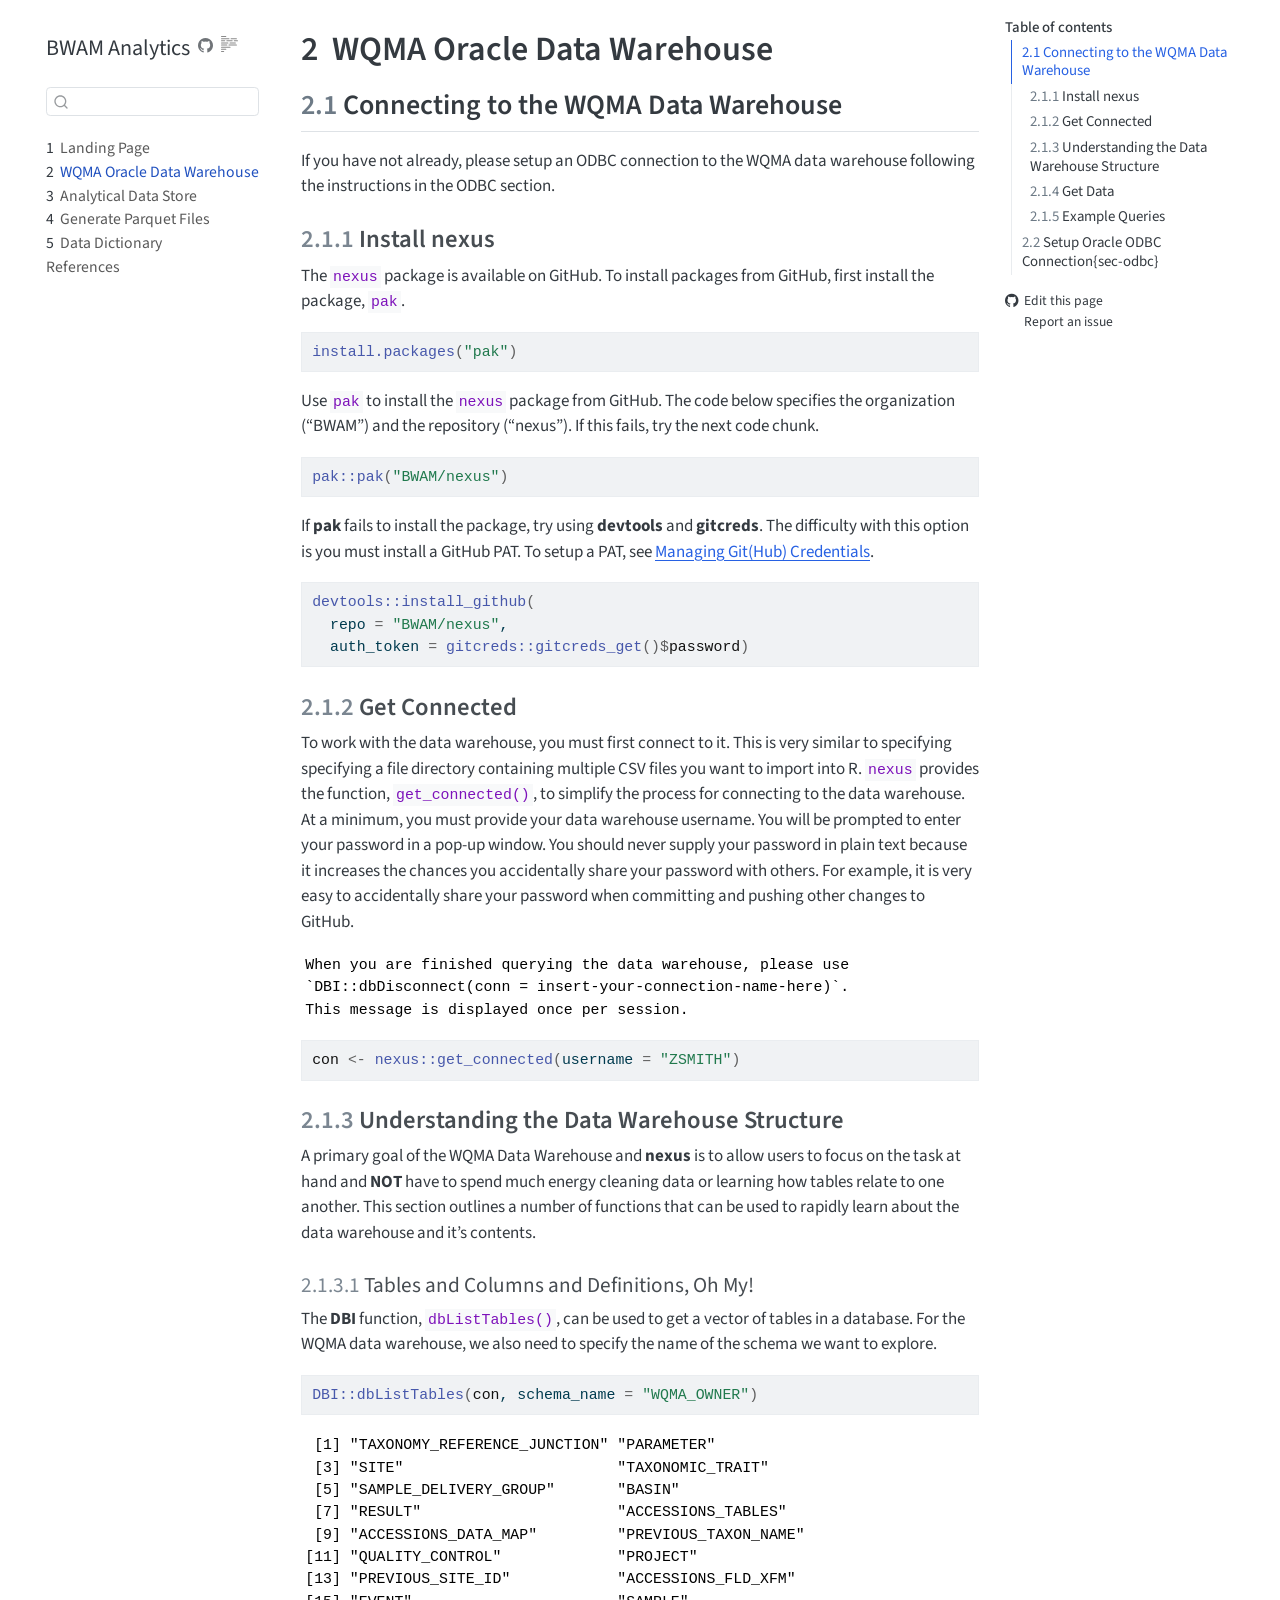
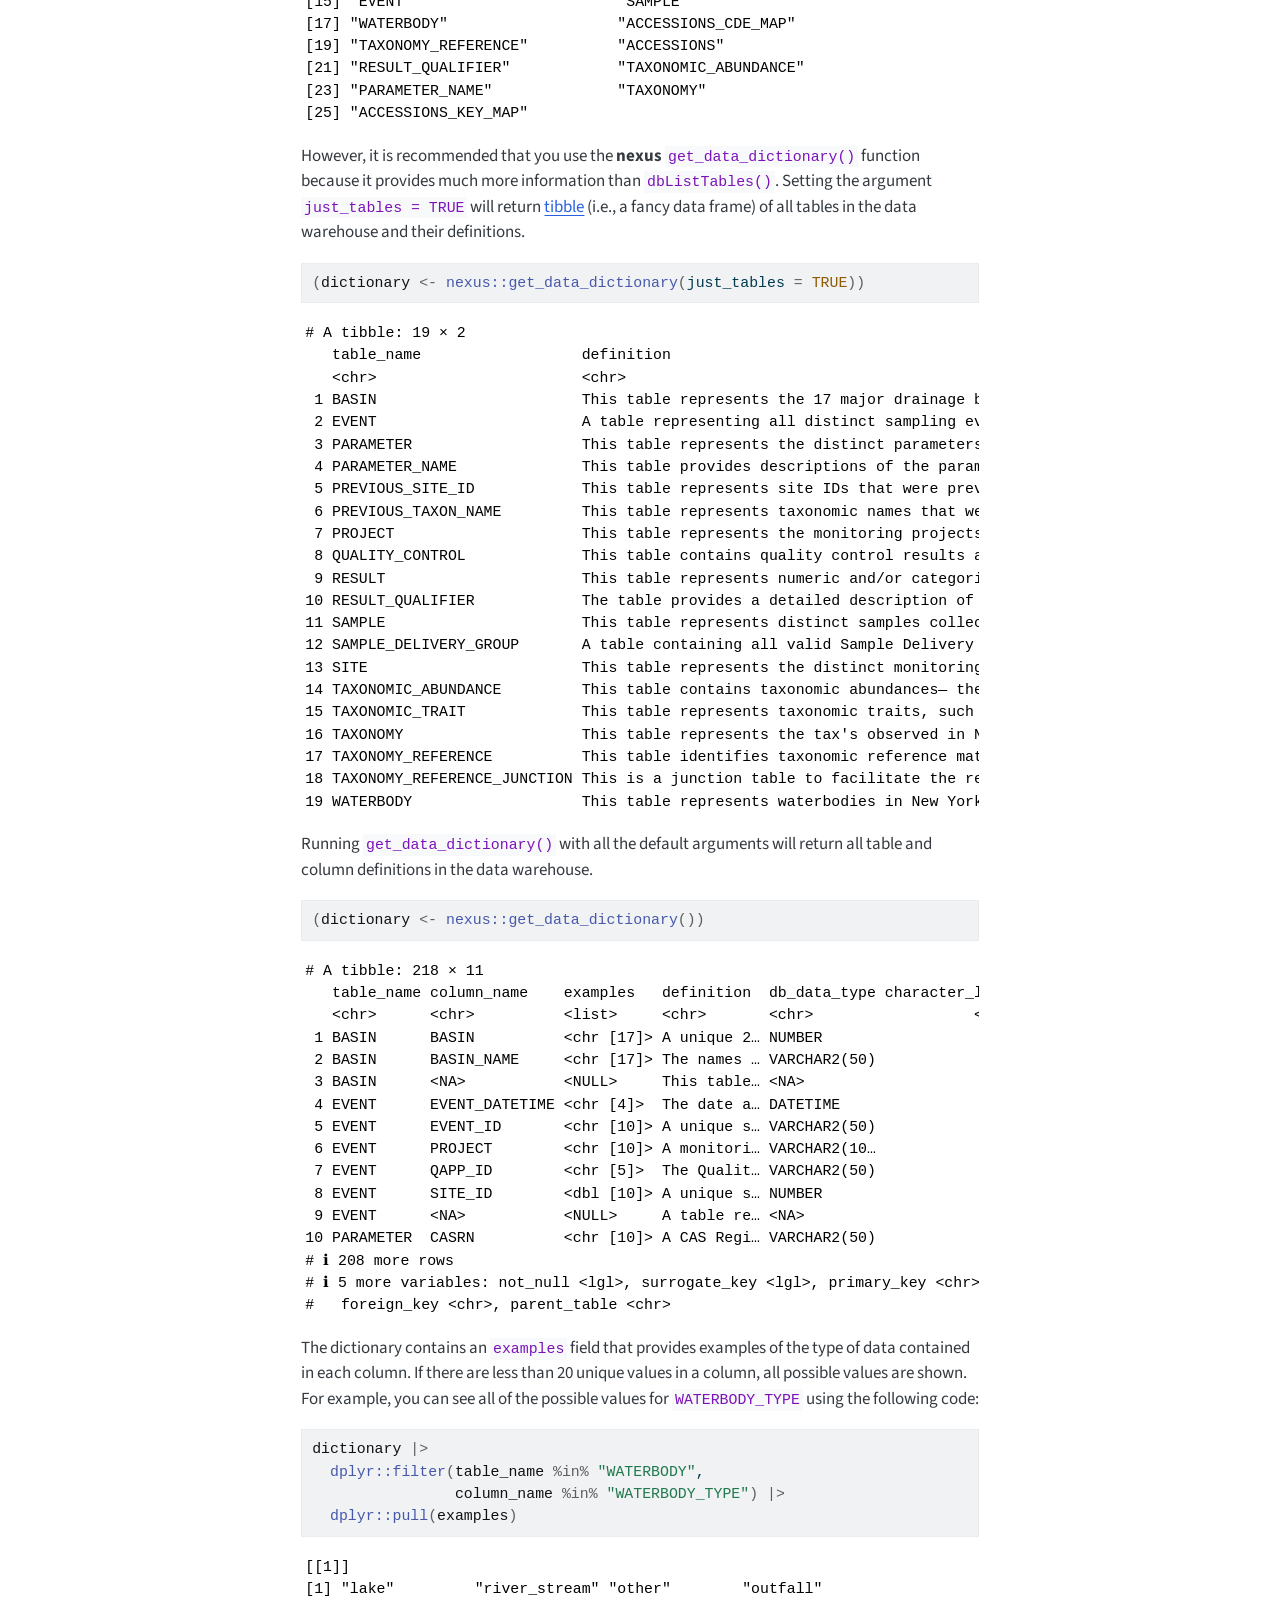
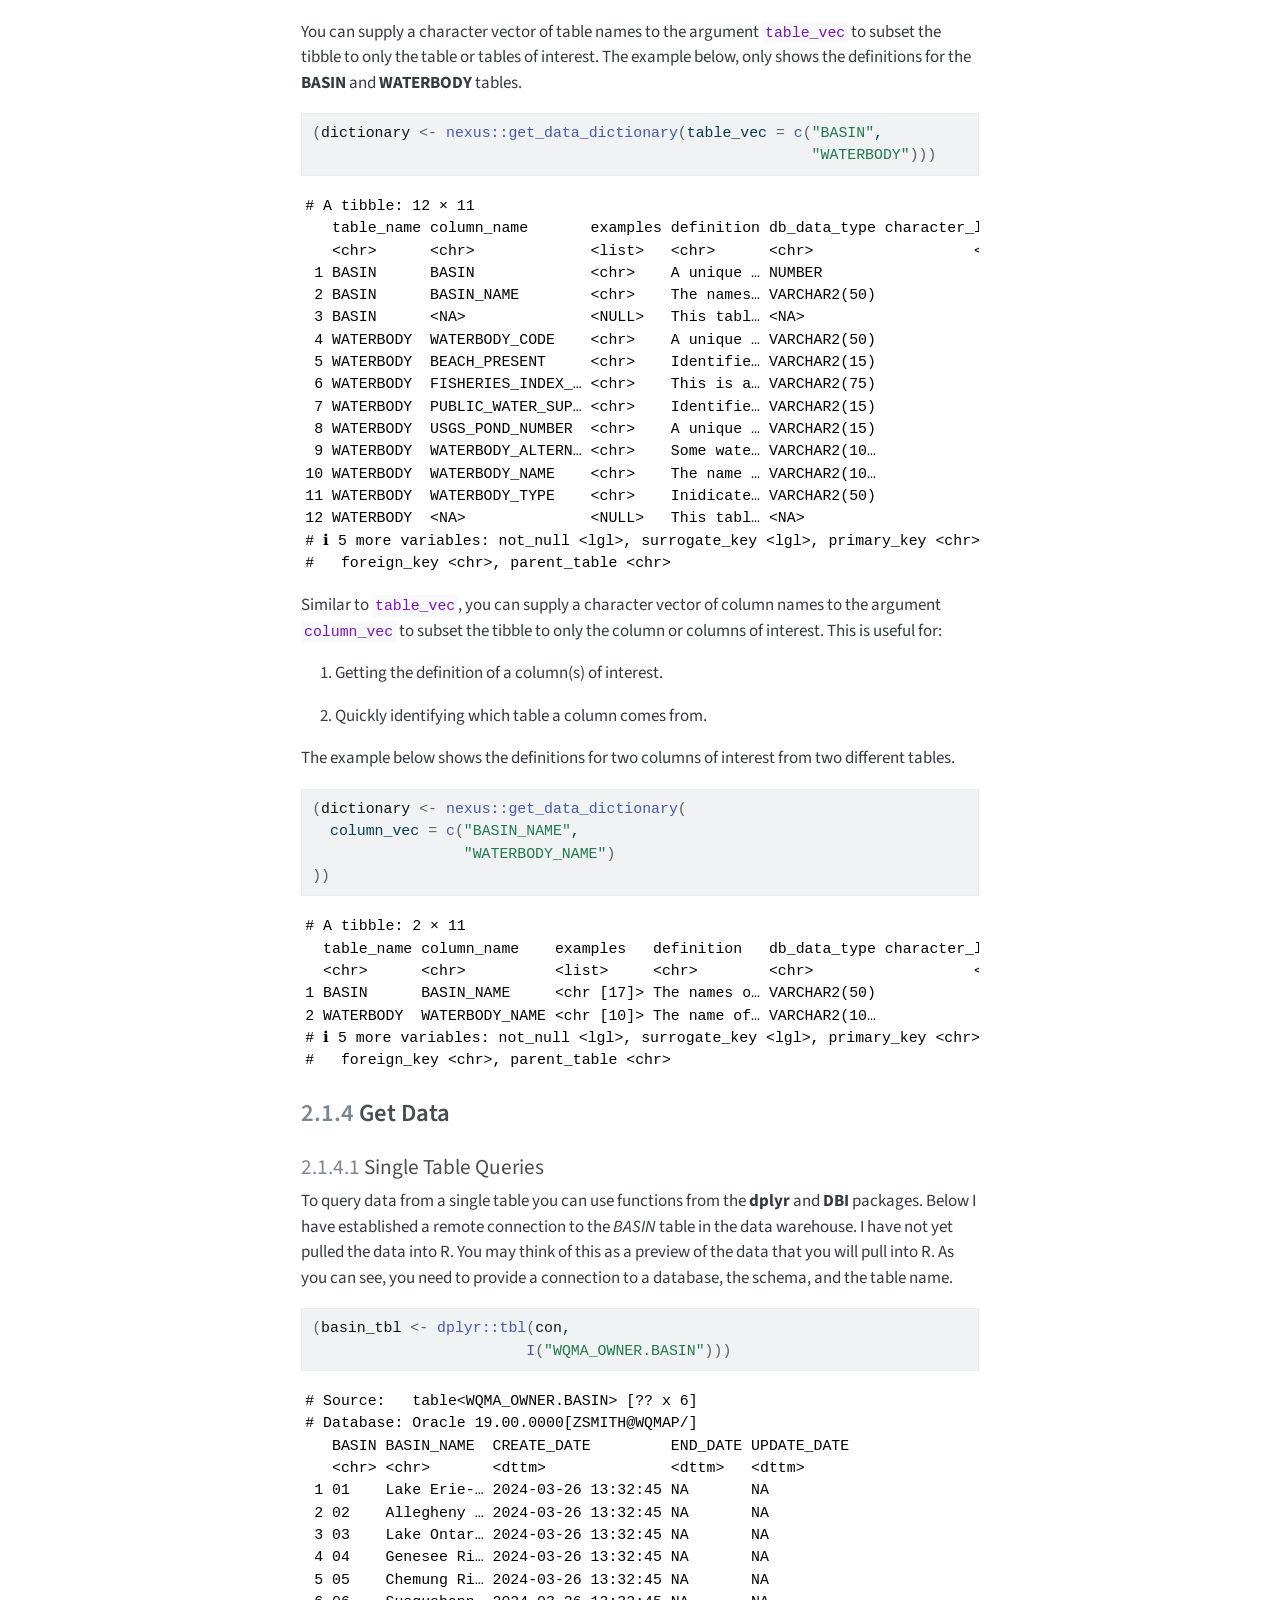
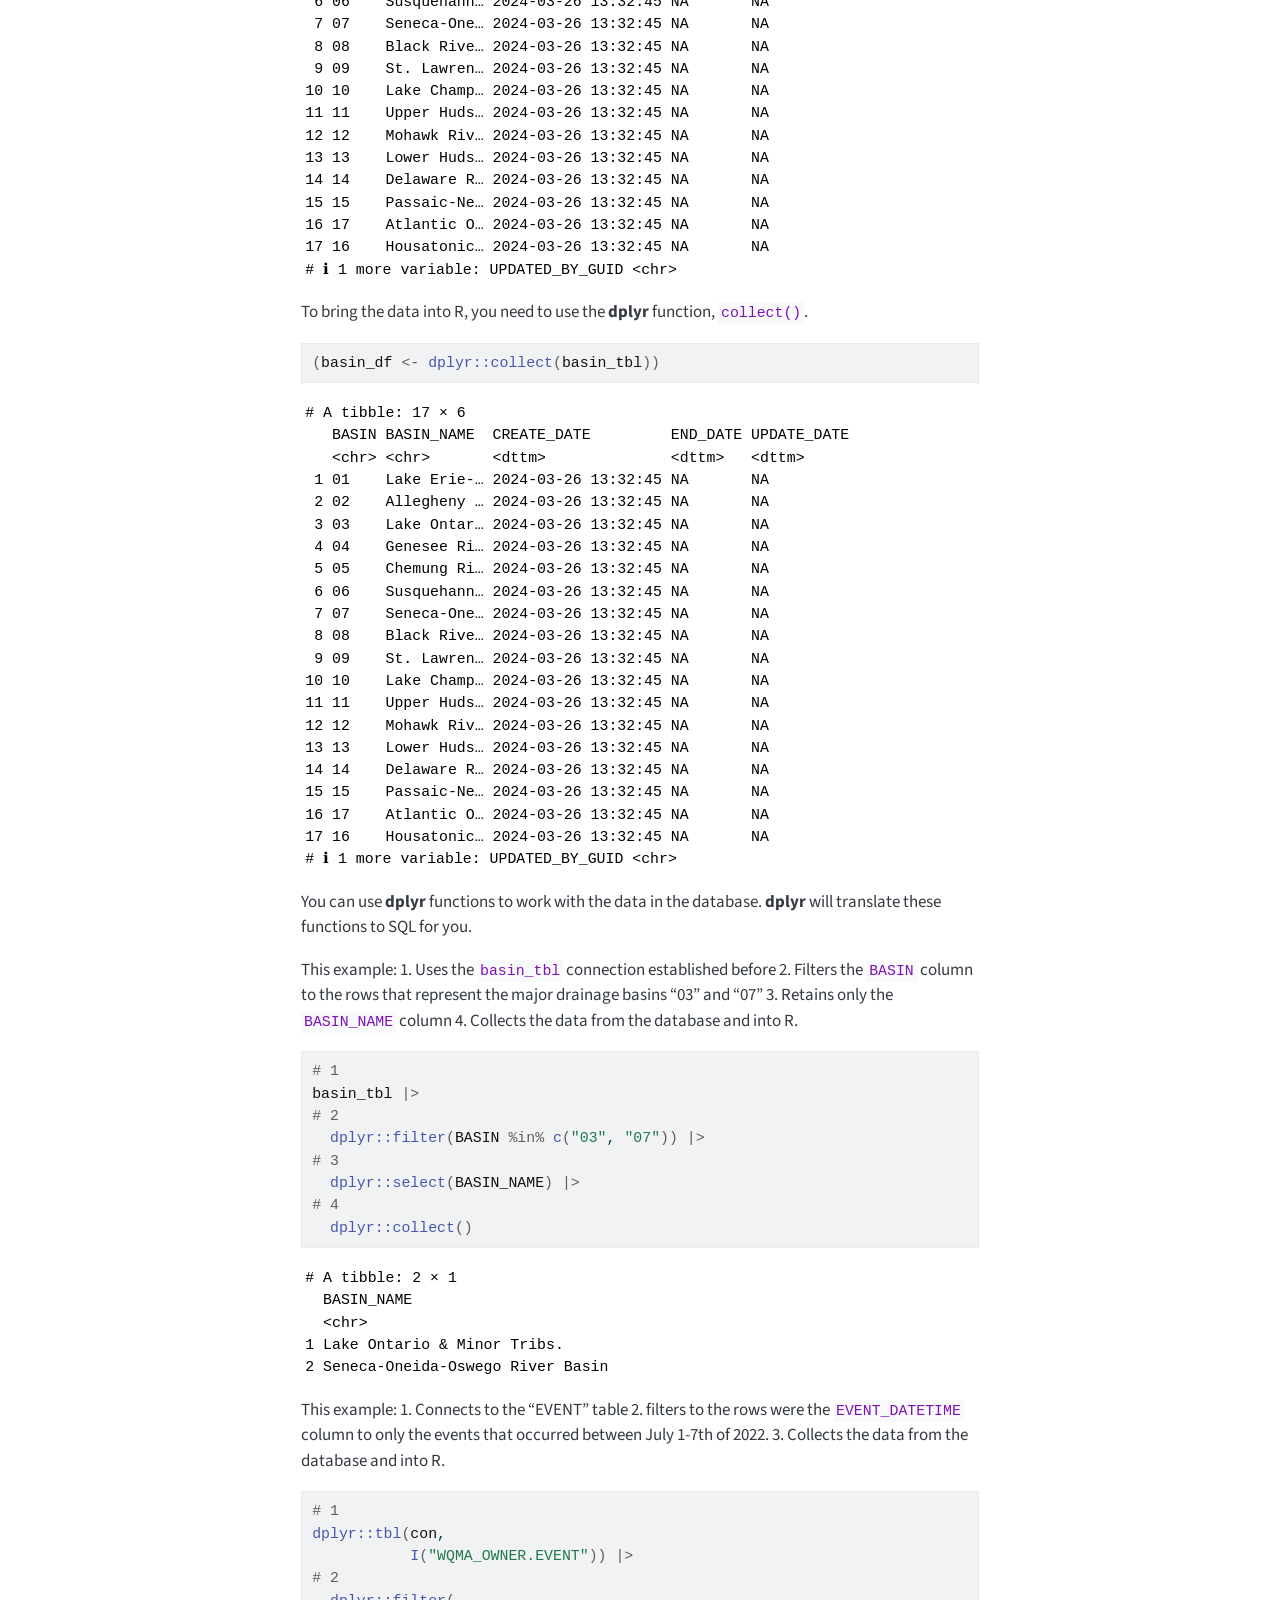
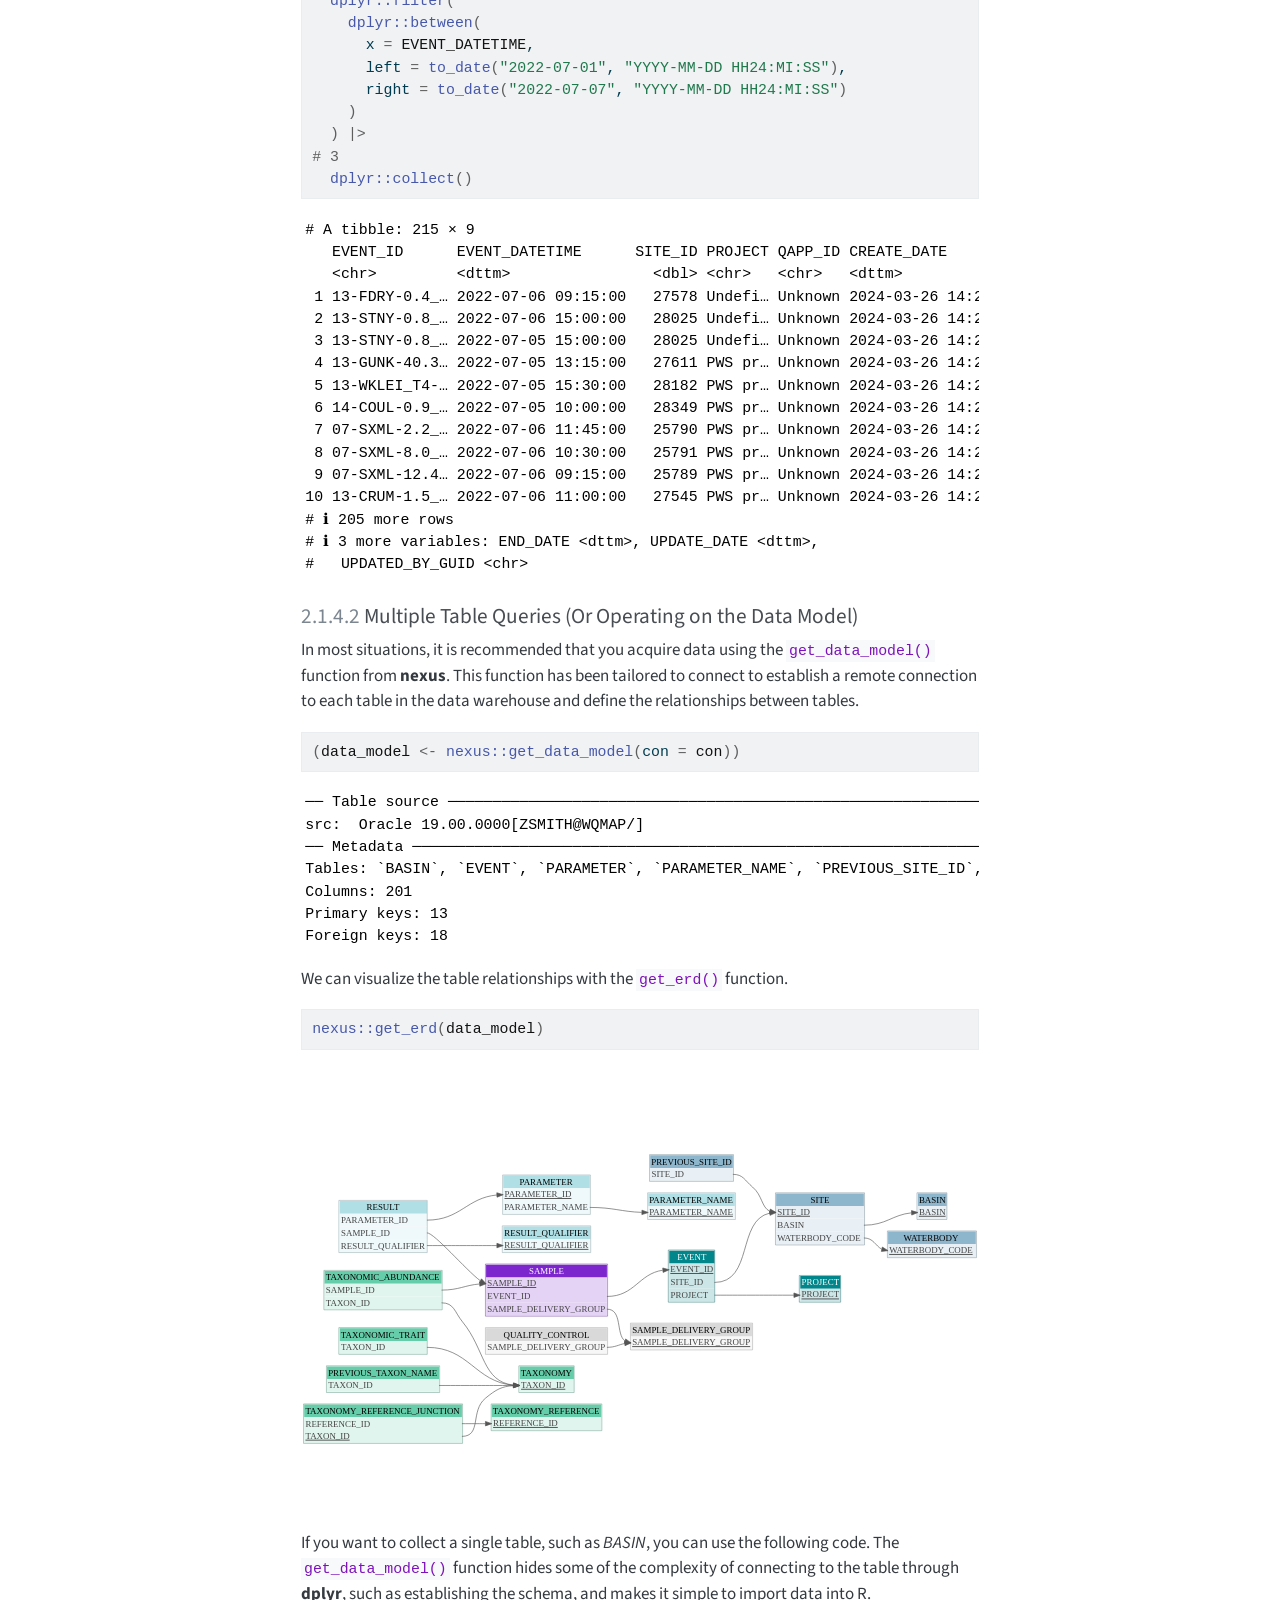
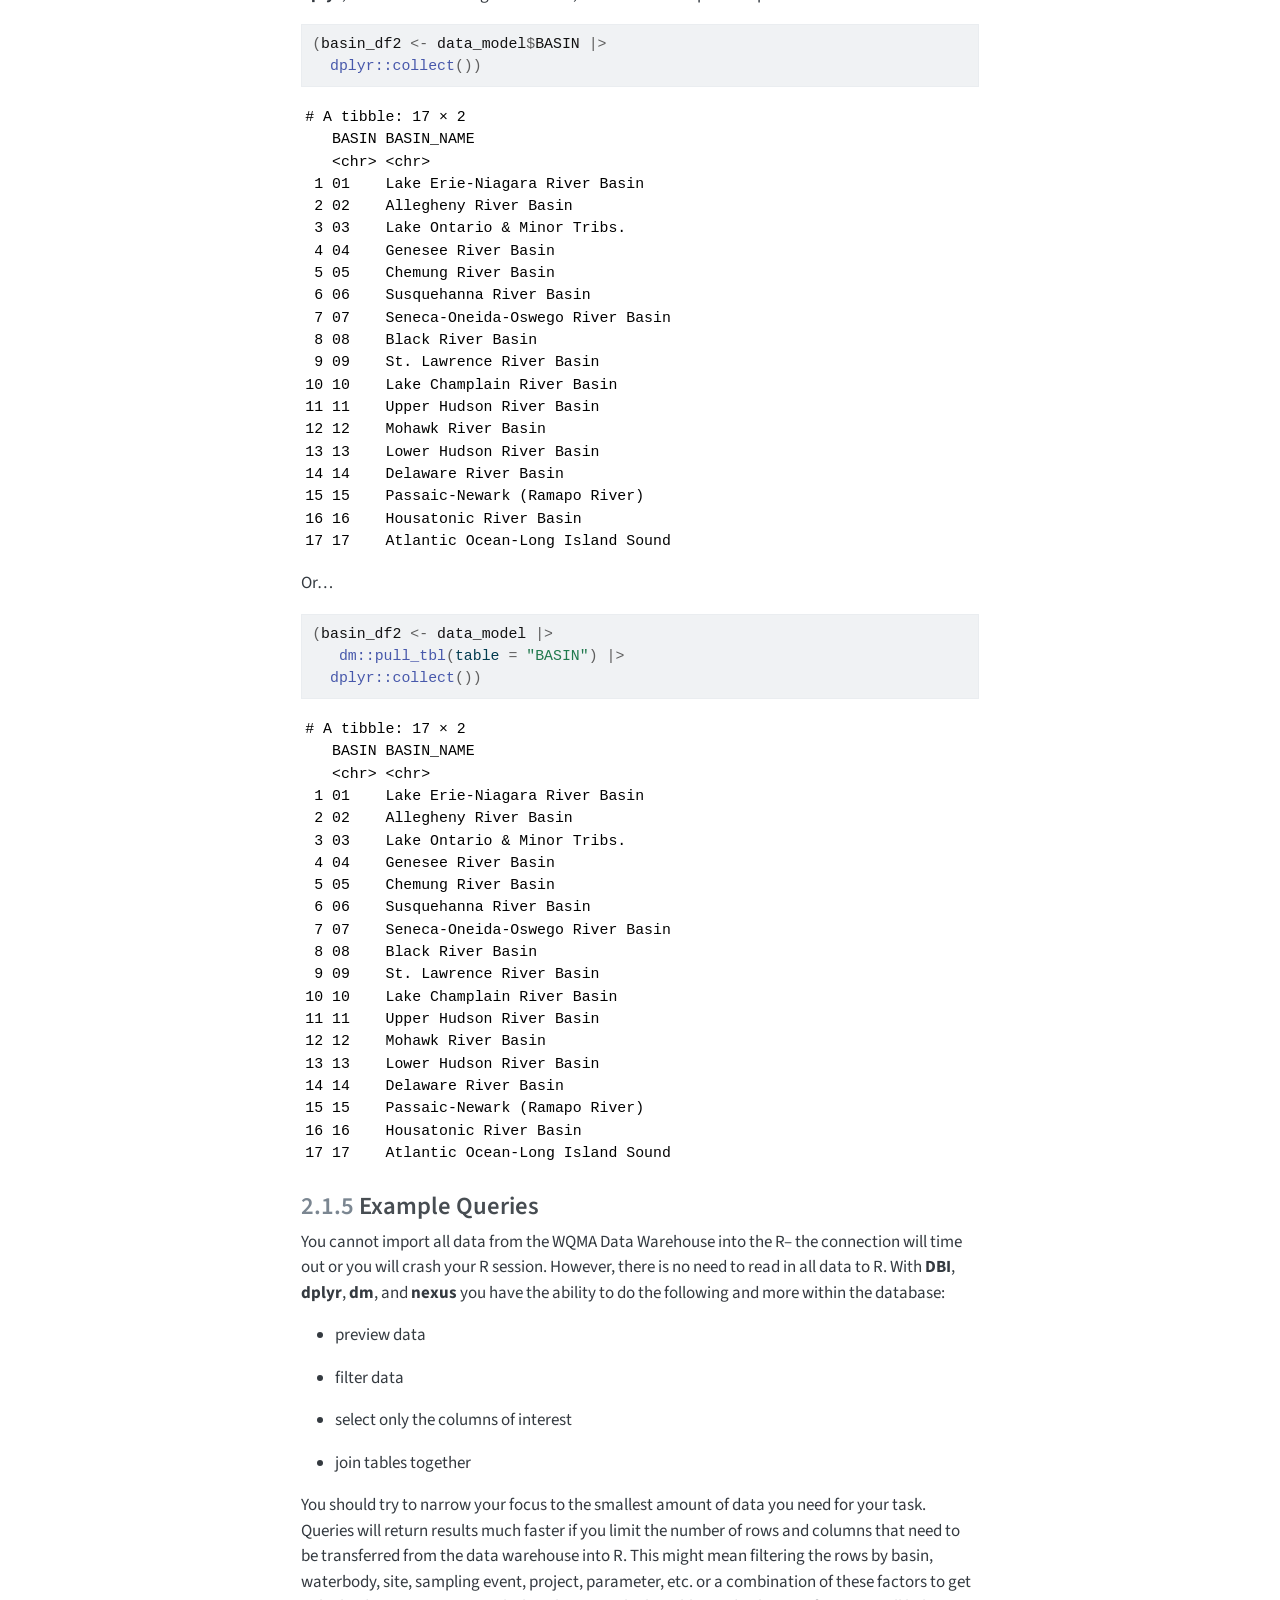
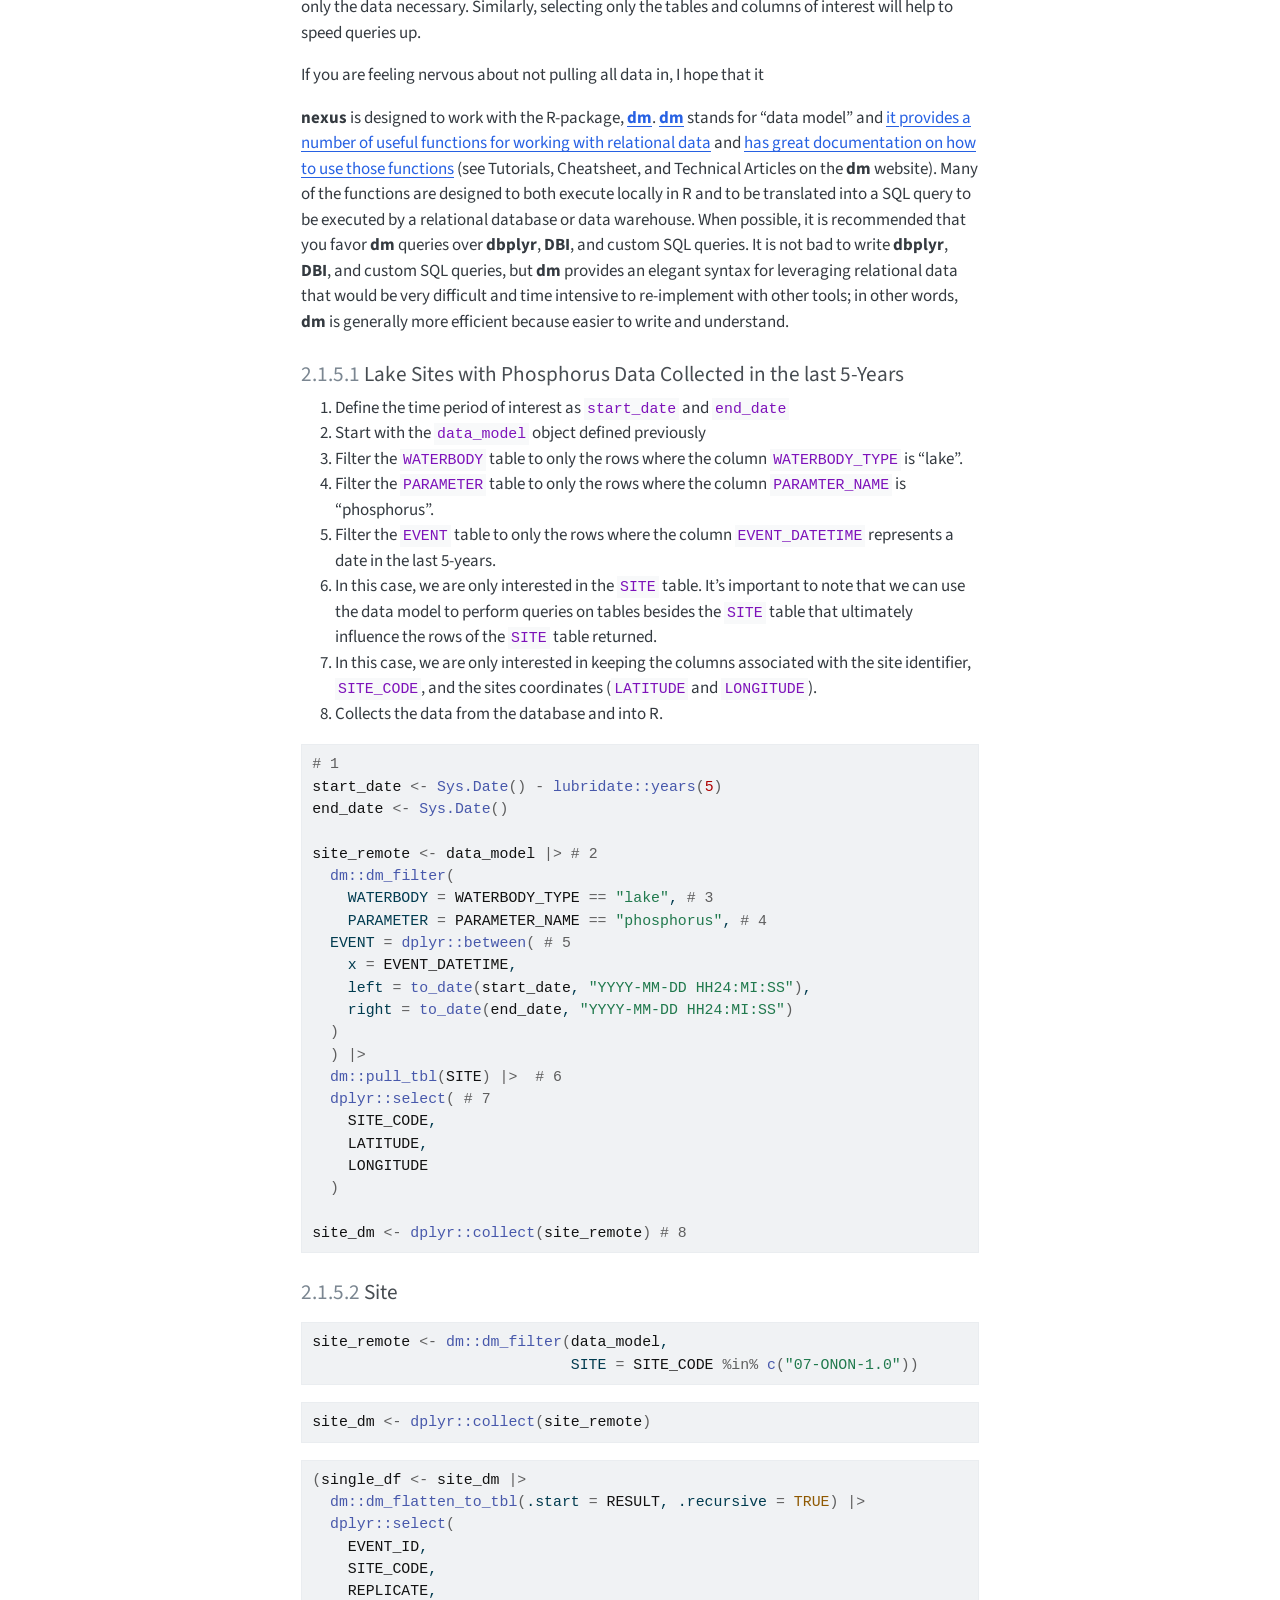
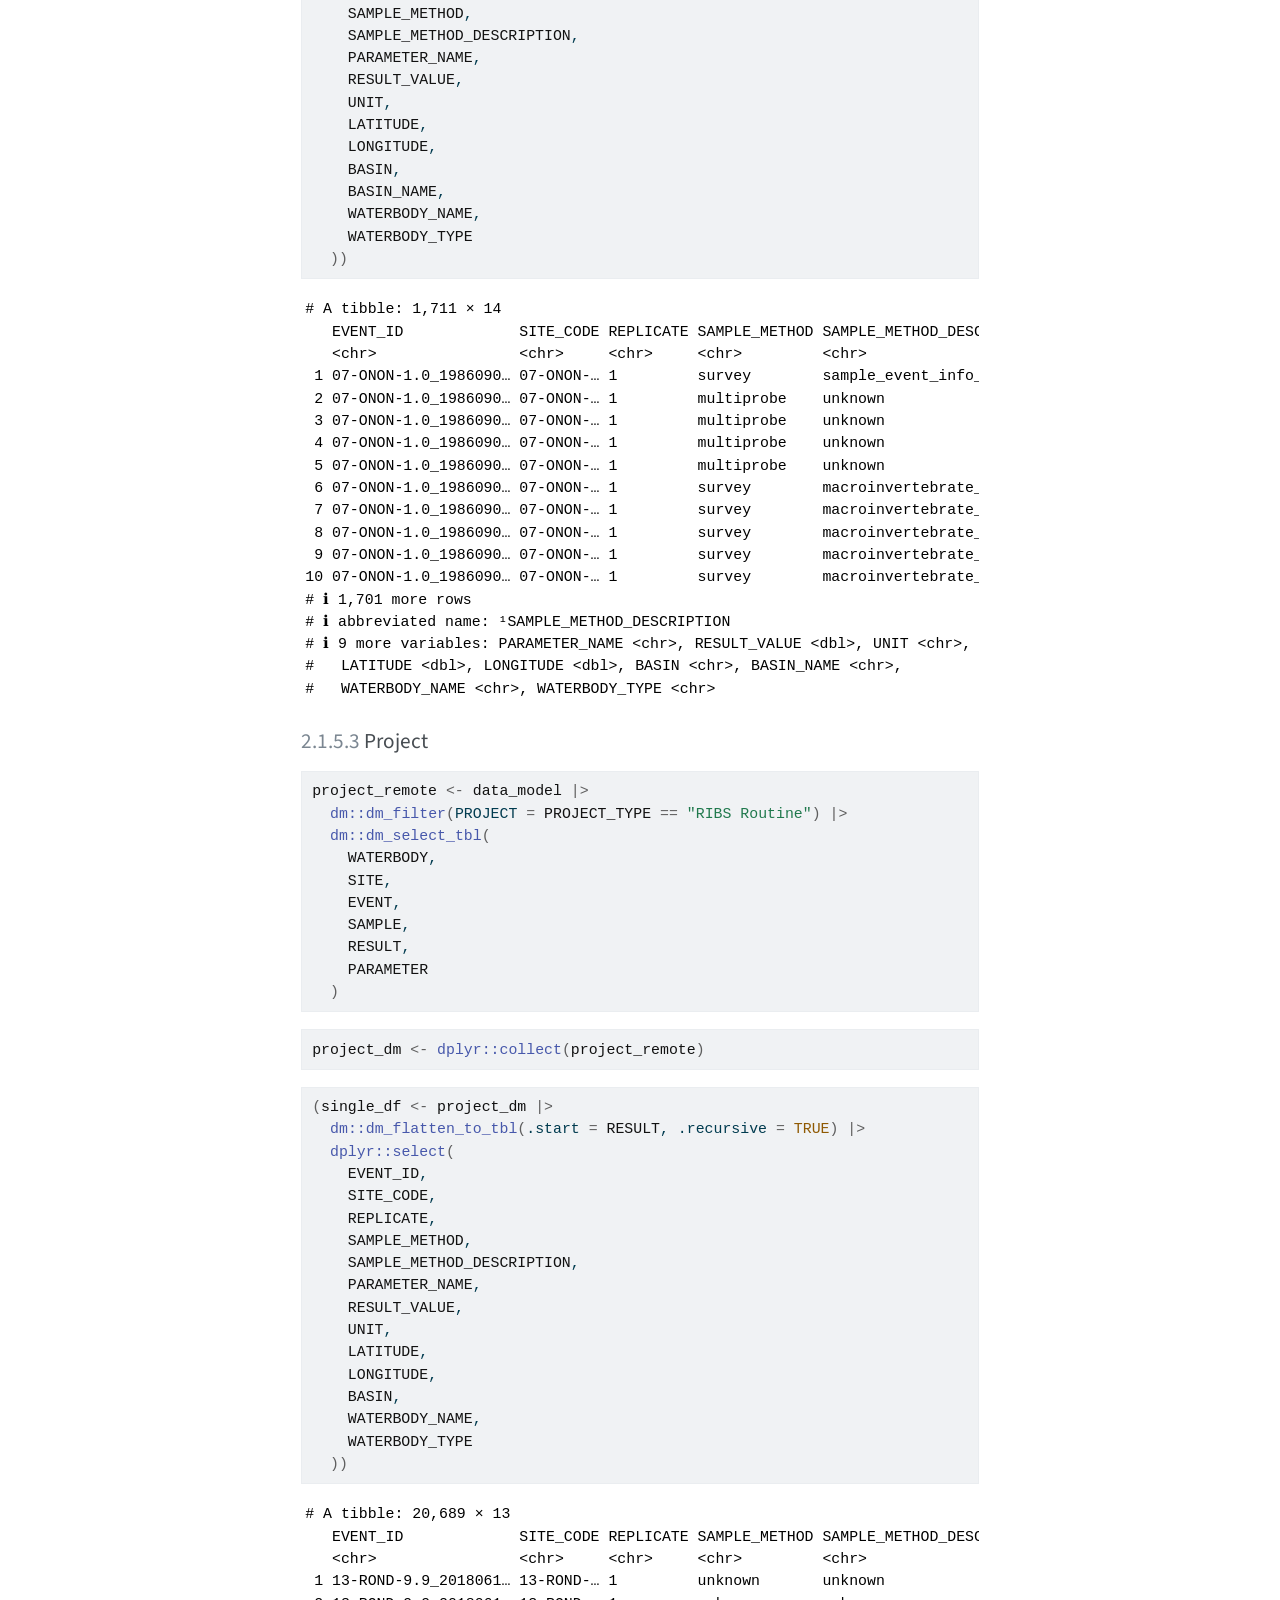
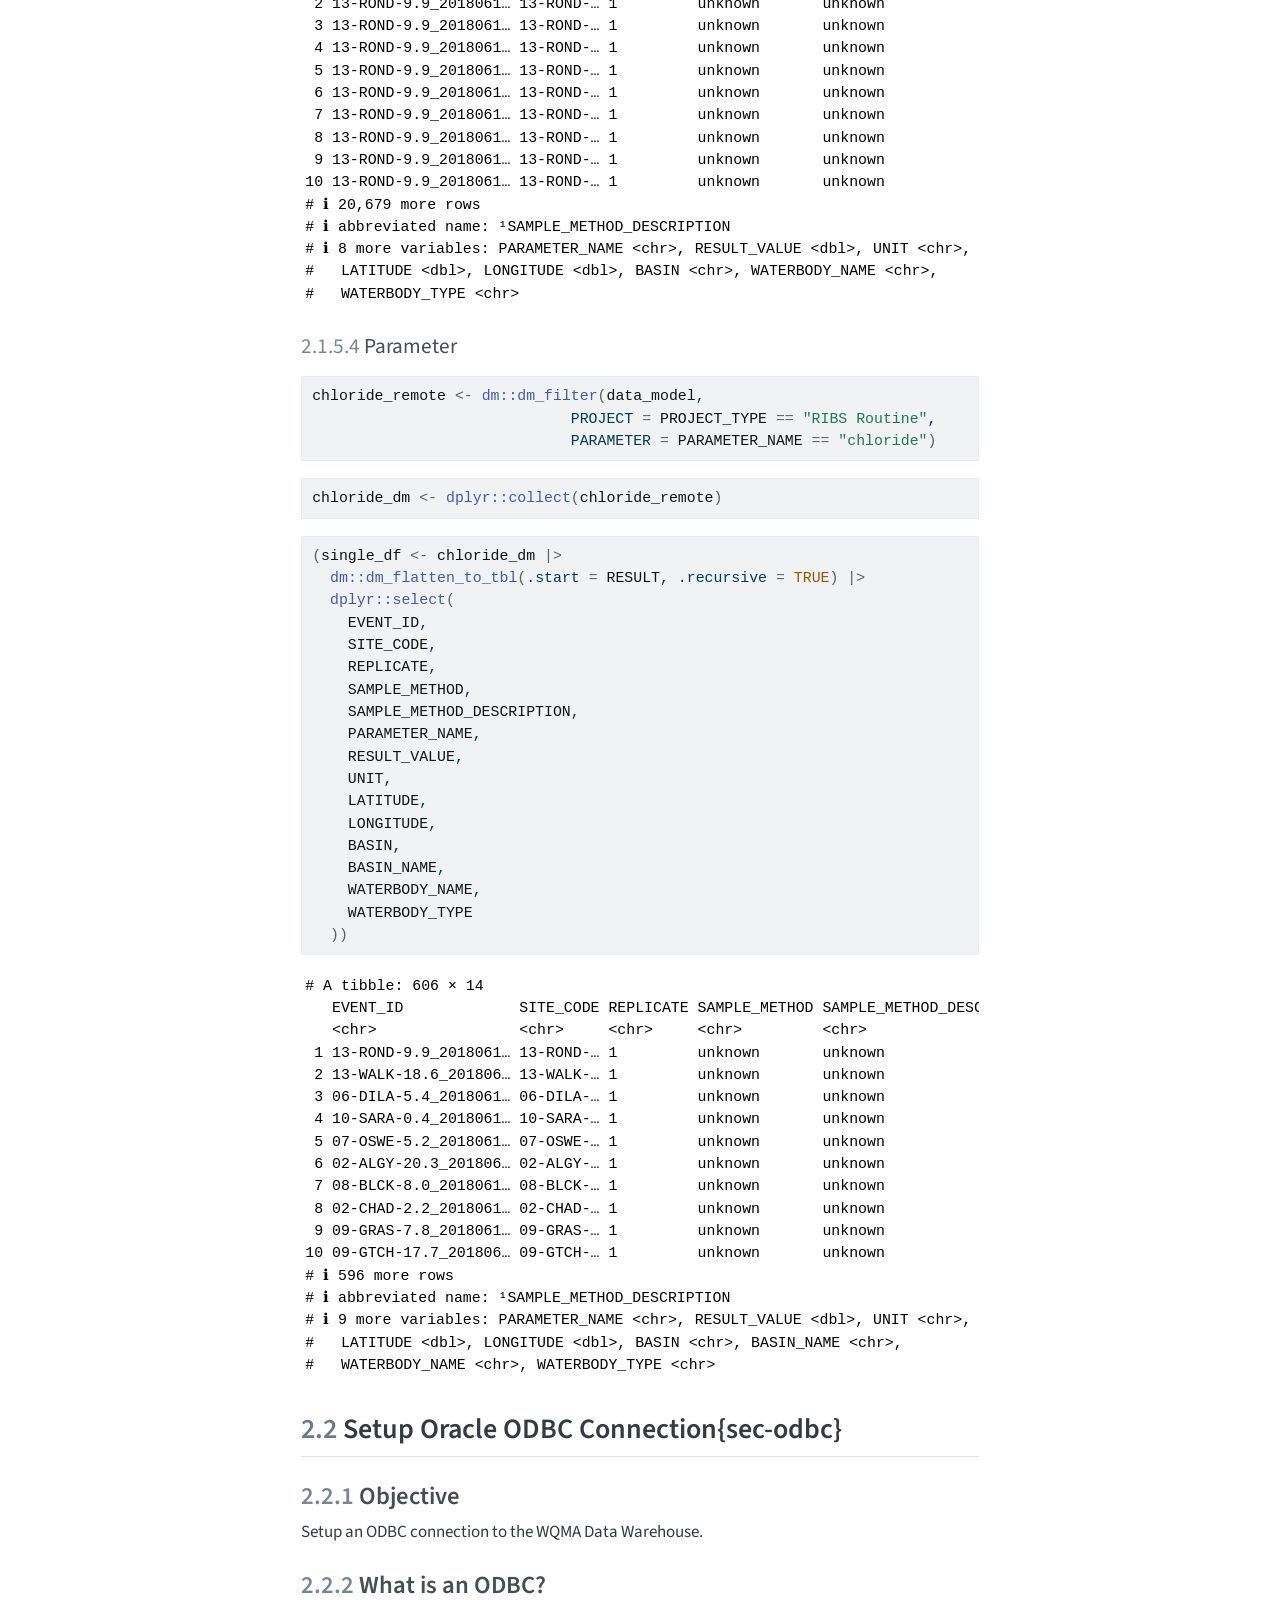
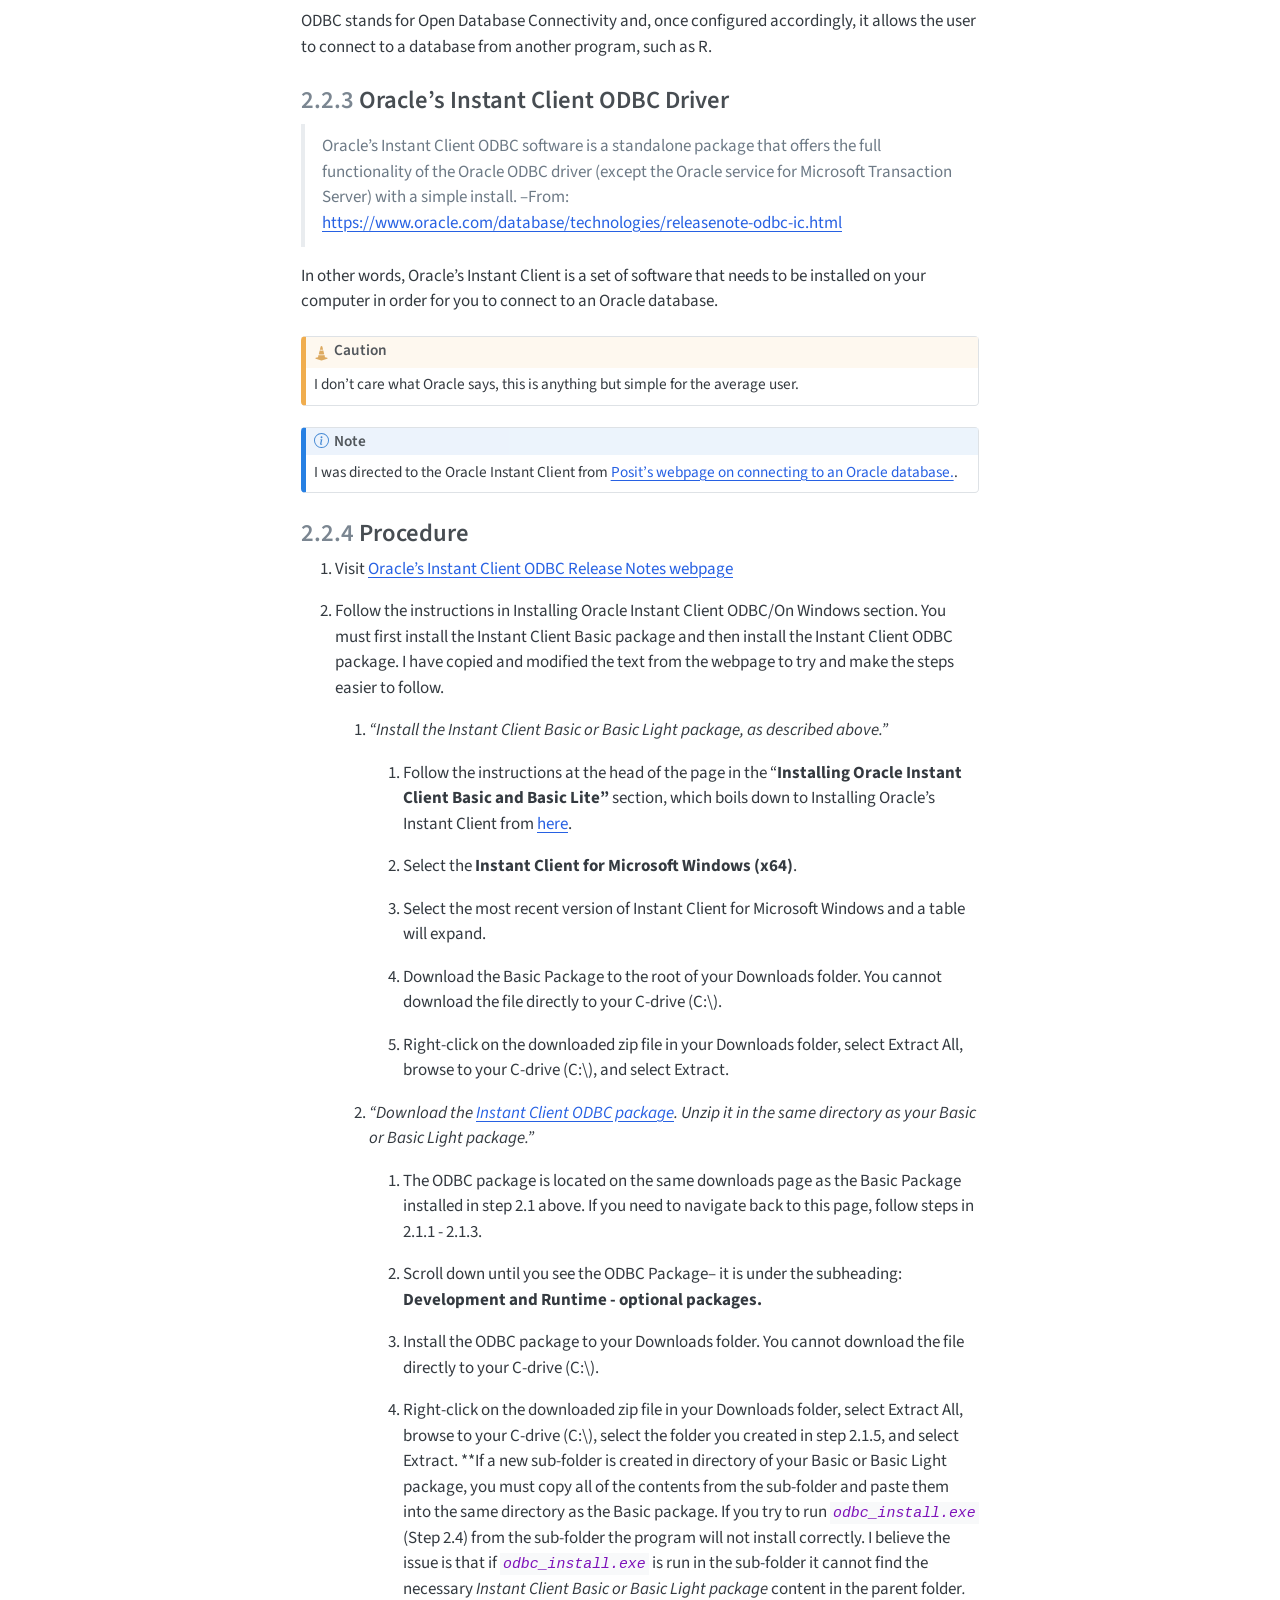
<file: docs/wqma_oracle_db.html>
<!DOCTYPE html>
<html xmlns="http://www.w3.org/1999/xhtml" lang="en" xml:lang="en"><head>
<meta http-equiv="Content-Type" content="text/html; charset=UTF-8">
<meta charset="utf-8">
<meta name="generator" content="quarto-1.6.42">
<meta name="viewport" content="width=device-width, initial-scale=1.0, user-scalable=yes">
<title>2&nbsp; WQMA Oracle Data Warehouse – BWAM Analytics</title>
<style>
code{white-space: pre-wrap;}
span.smallcaps{font-variant: small-caps;}
div.columns{display: flex; gap: min(4vw, 1.5em);}
div.column{flex: auto; overflow-x: auto;}
div.hanging-indent{margin-left: 1.5em; text-indent: -1.5em;}
ul.task-list{list-style: none;}
ul.task-list li input[type="checkbox"] {
  width: 0.8em;
  margin: 0 0.8em 0.2em -1em; /* quarto-specific, see https://github.com/quarto-dev/quarto-cli/issues/4556 */ 
  vertical-align: middle;
}
/* CSS for syntax highlighting */
pre > code.sourceCode { white-space: pre; position: relative; }
pre > code.sourceCode > span { line-height: 1.25; }
pre > code.sourceCode > span:empty { height: 1.2em; }
.sourceCode { overflow: visible; }
code.sourceCode > span { color: inherit; text-decoration: inherit; }
div.sourceCode { margin: 1em 0; }
pre.sourceCode { margin: 0; }
@media screen {
div.sourceCode { overflow: auto; }
}
@media print {
pre > code.sourceCode { white-space: pre-wrap; }
pre > code.sourceCode > span { display: inline-block; text-indent: -5em; padding-left: 5em; }
}
pre.numberSource code
  { counter-reset: source-line 0; }
pre.numberSource code > span
  { position: relative; left: -4em; counter-increment: source-line; }
pre.numberSource code > span > a:first-child::before
  { content: counter(source-line);
    position: relative; left: -1em; text-align: right; vertical-align: baseline;
    border: none; display: inline-block;
    -webkit-touch-callout: none; -webkit-user-select: none;
    -khtml-user-select: none; -moz-user-select: none;
    -ms-user-select: none; user-select: none;
    padding: 0 4px; width: 4em;
  }
pre.numberSource { margin-left: 3em;  padding-left: 4px; }
div.sourceCode
  {   }
@media screen {
pre > code.sourceCode > span > a:first-child::before { text-decoration: underline; }
}
</style>

<script src="site_libs/quarto-nav/quarto-nav.js"></script>
<script src="site_libs/quarto-nav/headroom.min.js"></script>
<script src="site_libs/clipboard/clipboard.min.js"></script>
<script src="site_libs/quarto-search/autocomplete.umd.js"></script>
<script src="site_libs/quarto-search/fuse.min.js"></script>
<script src="site_libs/quarto-search/quarto-search.js"></script>
<meta name="quarto:offset" content="./">
<link href="./analytical_data_store.html" rel="next">
<link href="./index.html" rel="prev">
<script src="site_libs/quarto-html/quarto.js"></script>
<script src="site_libs/quarto-html/popper.min.js"></script>
<script src="site_libs/quarto-html/tippy.umd.min.js"></script>
<script src="site_libs/quarto-html/anchor.min.js"></script>
<link href="site_libs/quarto-html/tippy.css" rel="stylesheet">
<link href="site_libs/quarto-html/quarto-syntax-highlighting-2f5df379a58b258e96c21c0638c20c03.css" rel="stylesheet" id="quarto-text-highlighting-styles">
<script src="site_libs/bootstrap/bootstrap.min.js"></script>
<link href="site_libs/bootstrap/bootstrap-icons.css" rel="stylesheet">
<link href="site_libs/bootstrap/bootstrap-8da5b4427184b79ecddefad3d342027e.min.css" rel="stylesheet" append-hash="true" id="quarto-bootstrap" data-mode="light"><script id="quarto-search-options" type="application/json">{
  "location": "sidebar",
  "copy-button": false,
  "collapse-after": 3,
  "panel-placement": "start",
  "type": "textbox",
  "limit": 50,
  "keyboard-shortcut": [
    "f",
    "/",
    "s"
  ],
  "show-item-context": false,
  "language": {
    "search-no-results-text": "No results",
    "search-matching-documents-text": "matching documents",
    "search-copy-link-title": "Copy link to search",
    "search-hide-matches-text": "Hide additional matches",
    "search-more-match-text": "more match in this document",
    "search-more-matches-text": "more matches in this document",
    "search-clear-button-title": "Clear",
    "search-text-placeholder": "",
    "search-detached-cancel-button-title": "Cancel",
    "search-submit-button-title": "Submit",
    "search-label": "Search"
  }
}</script><link href="site_libs/htmltools-fill-0.5.8.1/fill.css" rel="stylesheet">
<script src="site_libs/htmlwidgets-1.6.4/htmlwidgets.js"></script><script src="site_libs/viz-1.8.2/viz.js"></script><link href="site_libs/DiagrammeR-styles-0.2/styles.css" rel="stylesheet">
<script src="site_libs/grViz-binding-1.0.11/grViz.js"></script>
</head>
<body class="nav-sidebar floating">

<div id="quarto-search-results"></div>
  <header id="quarto-header" class="headroom fixed-top"><nav class="quarto-secondary-nav"><div class="container-fluid d-flex">
      <button type="button" class="quarto-btn-toggle btn" data-bs-toggle="collapse" role="button" data-bs-target=".quarto-sidebar-collapse-item" aria-controls="quarto-sidebar" aria-expanded="false" aria-label="Toggle sidebar navigation" onclick="if (window.quartoToggleHeadroom) { window.quartoToggleHeadroom(); }">
        <i class="bi bi-layout-text-sidebar-reverse"></i>
      </button>
        <nav class="quarto-page-breadcrumbs" aria-label="breadcrumb"><ol class="breadcrumb"><li class="breadcrumb-item"><a href="./wqma_oracle_db.html"><span class="chapter-number">2</span>&nbsp; <span class="chapter-title">WQMA Oracle Data Warehouse</span></a></li></ol></nav>
        <a class="flex-grow-1" role="navigation" data-bs-toggle="collapse" data-bs-target=".quarto-sidebar-collapse-item" aria-controls="quarto-sidebar" aria-expanded="false" aria-label="Toggle sidebar navigation" onclick="if (window.quartoToggleHeadroom) { window.quartoToggleHeadroom(); }">      
        </a>
      <button type="button" class="btn quarto-search-button" aria-label="Search" onclick="window.quartoOpenSearch();">
        <i class="bi bi-search"></i>
      </button>
    </div>
  </nav></header><!-- content --><div id="quarto-content" class="quarto-container page-columns page-rows-contents page-layout-article">
<!-- sidebar -->
  <nav id="quarto-sidebar" class="sidebar collapse collapse-horizontal quarto-sidebar-collapse-item sidebar-navigation floating overflow-auto"><div class="pt-lg-2 mt-2 text-left sidebar-header">
    <div class="sidebar-title mb-0 py-0">
      <a href="./">BWAM Analytics</a> 
        <div class="sidebar-tools-main">
    <a href="https://github.com/BWAM/bwam_analytics" title="Source Code" class="quarto-navigation-tool px-1" aria-label="Source Code"><i class="bi bi-github"></i></a>
  <a href="" class="quarto-reader-toggle quarto-navigation-tool px-1" onclick="window.quartoToggleReader(); return false;" title="Toggle reader mode">
  <div class="quarto-reader-toggle-btn">
  <i class="bi"></i>
  </div>
</a>
</div>
    </div>
      </div>
        <div class="mt-2 flex-shrink-0 align-items-center">
        <div class="sidebar-search">
        <div id="quarto-search" class="" title="Search"></div>
        </div>
        </div>
    <div class="sidebar-menu-container"> 
    <ul class="list-unstyled mt-1">
<li class="sidebar-item">
  <div class="sidebar-item-container"> 
  <a href="./index.html" class="sidebar-item-text sidebar-link">
 <span class="menu-text"><span class="chapter-number">1</span>&nbsp; <span class="chapter-title">Landing Page</span></span></a>
  </div>
</li>
        <li class="sidebar-item">
  <div class="sidebar-item-container"> 
  <a href="./wqma_oracle_db.html" class="sidebar-item-text sidebar-link active">
 <span class="menu-text"><span class="chapter-number">2</span>&nbsp; <span class="chapter-title">WQMA Oracle Data Warehouse</span></span></a>
  </div>
</li>
        <li class="sidebar-item">
  <div class="sidebar-item-container"> 
  <a href="./analytical_data_store.html" class="sidebar-item-text sidebar-link">
 <span class="menu-text"><span class="chapter-number">3</span>&nbsp; <span class="chapter-title">Analytical Data Store</span></span></a>
  </div>
</li>
        <li class="sidebar-item">
  <div class="sidebar-item-container"> 
  <a href="./generate_parquet_files.html" class="sidebar-item-text sidebar-link">
 <span class="menu-text"><span class="chapter-number">4</span>&nbsp; <span class="chapter-title">Generate Parquet Files</span></span></a>
  </div>
</li>
        <li class="sidebar-item">
  <div class="sidebar-item-container"> 
  <a href="./data_dictionary.html" class="sidebar-item-text sidebar-link">
 <span class="menu-text"><span class="chapter-number">5</span>&nbsp; <span class="chapter-title">Data Dictionary</span></span></a>
  </div>
</li>
        <li class="sidebar-item">
  <div class="sidebar-item-container"> 
  <a href="./references.html" class="sidebar-item-text sidebar-link">
 <span class="menu-text">References</span></a>
  </div>
</li>
    </ul>
</div>
</nav><div id="quarto-sidebar-glass" class="quarto-sidebar-collapse-item" data-bs-toggle="collapse" data-bs-target=".quarto-sidebar-collapse-item"></div>
<!-- margin-sidebar -->
    <div id="quarto-margin-sidebar" class="sidebar margin-sidebar">
        <nav id="TOC" role="doc-toc" class="toc-active"><h2 id="toc-title">Table of contents</h2>
   
  <ul>
<li>
<a href="#connecting-to-the-wqma-data-warehouse" id="toc-connecting-to-the-wqma-data-warehouse" class="nav-link active" data-scroll-target="#connecting-to-the-wqma-data-warehouse"><span class="header-section-number">2.1</span> Connecting to the WQMA Data Warehouse</a>
  <ul class="collapse">
<li><a href="#install-nexus" id="toc-install-nexus" class="nav-link" data-scroll-target="#install-nexus"><span class="header-section-number">2.1.1</span> Install nexus</a></li>
  <li><a href="#get-connected" id="toc-get-connected" class="nav-link" data-scroll-target="#get-connected"><span class="header-section-number">2.1.2</span> Get Connected</a></li>
  <li><a href="#understanding-the-data-warehouse-structure" id="toc-understanding-the-data-warehouse-structure" class="nav-link" data-scroll-target="#understanding-the-data-warehouse-structure"><span class="header-section-number">2.1.3</span> Understanding the Data Warehouse Structure</a></li>
  <li><a href="#get-data" id="toc-get-data" class="nav-link" data-scroll-target="#get-data"><span class="header-section-number">2.1.4</span> Get Data</a></li>
  <li><a href="#example-queries" id="toc-example-queries" class="nav-link" data-scroll-target="#example-queries"><span class="header-section-number">2.1.5</span> Example Queries</a></li>
  </ul>
</li>
  <li>
<a href="#setup-oracle-odbc-connectionsec-odbc" id="toc-setup-oracle-odbc-connectionsec-odbc" class="nav-link" data-scroll-target="#setup-oracle-odbc-connectionsec-odbc"><span class="header-section-number">2.2</span> Setup Oracle ODBC Connection{sec-odbc}</a>
  <ul class="collapse">
<li><a href="#objective" id="toc-objective" class="nav-link" data-scroll-target="#objective"><span class="header-section-number">2.2.1</span> Objective</a></li>
  <li><a href="#what-is-an-odbc" id="toc-what-is-an-odbc" class="nav-link" data-scroll-target="#what-is-an-odbc"><span class="header-section-number">2.2.2</span> What is an ODBC?</a></li>
  <li><a href="#oracles-instant-client-odbc-driver" id="toc-oracles-instant-client-odbc-driver" class="nav-link" data-scroll-target="#oracles-instant-client-odbc-driver"><span class="header-section-number">2.2.3</span> Oracle’s Instant Client ODBC Driver</a></li>
  <li><a href="#procedure" id="toc-procedure" class="nav-link" data-scroll-target="#procedure"><span class="header-section-number">2.2.4</span> Procedure</a></li>
  <li><a href="#keyring-setup-optional" id="toc-keyring-setup-optional" class="nav-link" data-scroll-target="#keyring-setup-optional"><span class="header-section-number">2.2.5</span> Keyring Setup (Optional)</a></li>
  </ul>
</li>
  </ul><div class="toc-actions"><ul><li><a href="https://github.com/BWAM/bwam_analytics/edit/main/wqma_oracle_db.qmd" class="toc-action"><i class="bi bi-github"></i>Edit this page</a></li><li><a href="https://github.com/BWAM/bwam_analytics/issues/new" class="toc-action"><i class="bi empty"></i>Report an issue</a></li></ul></div></nav>
    </div>
<!-- main -->
<main class="content" id="quarto-document-content"><header id="title-block-header" class="quarto-title-block default"><div class="quarto-title">
<h1 class="title">
<span class="chapter-number">2</span>&nbsp; <span class="chapter-title">WQMA Oracle Data Warehouse</span>
</h1>
</div>



<div class="quarto-title-meta">

    
  
    
  </div>
  


</header><section id="connecting-to-the-wqma-data-warehouse" class="level2" data-number="2.1"><h2 data-number="2.1" class="anchored" data-anchor-id="connecting-to-the-wqma-data-warehouse">
<span class="header-section-number">2.1</span> Connecting to the WQMA Data Warehouse</h2>
<p>If you have not already, please setup an ODBC connection to the WQMA data warehouse following the instructions in the ODBC section.</p>
<section id="install-nexus" class="level3" data-number="2.1.1"><h3 data-number="2.1.1" class="anchored" data-anchor-id="install-nexus">
<span class="header-section-number">2.1.1</span> Install nexus</h3>
<p>The <code>nexus</code> package is available on GitHub. To install packages from GitHub, first install the package, <code>pak</code>.</p>
<div class="cell">
<div class="sourceCode" id="cb1"><pre class="downlit sourceCode r code-with-copy"><code class="sourceCode R"><span><span class="fu"><a href="https://rdrr.io/r/utils/install.packages.html">install.packages</a></span><span class="op">(</span><span class="st">"pak"</span><span class="op">)</span></span></code><button title="Copy to Clipboard" class="code-copy-button"><i class="bi"></i></button></pre></div>
</div>
<p>Use <code>pak</code> to install the <code>nexus</code> package from GitHub. The code below specifies the organization (“BWAM”) and the repository (“nexus”). If this fails, try the next code chunk.</p>
<div class="cell">
<div class="sourceCode" id="cb2"><pre class="downlit sourceCode r code-with-copy"><code class="sourceCode R"><span><span class="fu">pak</span><span class="fu">::</span><span class="fu"><a href="https://rdrr.io/pkg/pak/man/pak.html">pak</a></span><span class="op">(</span><span class="st">"BWAM/nexus"</span><span class="op">)</span></span></code><button title="Copy to Clipboard" class="code-copy-button"><i class="bi"></i></button></pre></div>
</div>
<p>If <strong>pak</strong> fails to install the package, try using <strong>devtools</strong> and <strong>gitcreds</strong>. The difficulty with this option is you must install a GitHub PAT. To setup a PAT, see <a href="https://usethis.r-lib.org/articles/git-credentials.html#get-a-personal-access-token-pat">Managing Git(Hub) Credentials</a>.</p>
<div class="cell">
<div class="sourceCode" id="cb3"><pre class="downlit sourceCode r code-with-copy"><code class="sourceCode R"><span><span class="fu">devtools</span><span class="fu">::</span><span class="fu"><a href="https://rdrr.io/pkg/remotes/man/install_github.html">install_github</a></span><span class="op">(</span></span>
<span>  repo <span class="op">=</span> <span class="st">"BWAM/nexus"</span>,</span>
<span>  auth_token <span class="op">=</span> <span class="fu">gitcreds</span><span class="fu">::</span><span class="fu"><a href="https://rdrr.io/pkg/gitcreds/man/gitcreds_get.html">gitcreds_get</a></span><span class="op">(</span><span class="op">)</span><span class="op">$</span><span class="va">password</span><span class="op">)</span></span></code><button title="Copy to Clipboard" class="code-copy-button"><i class="bi"></i></button></pre></div>
</div>
</section><section id="get-connected" class="level3" data-number="2.1.2"><h3 data-number="2.1.2" class="anchored" data-anchor-id="get-connected">
<span class="header-section-number">2.1.2</span> Get Connected</h3>
<p>To work with the data warehouse, you must first connect to it. This is very similar to specifying specifying a file directory containing multiple CSV files you want to import into R. <code>nexus</code> provides the function, <code>get_connected()</code>, to simplify the process for connecting to the data warehouse. At a minimum, you must provide your data warehouse username. You will be prompted to enter your password in a pop-up window. You should never supply your password in plain text because it increases the chances you accidentally share your password with others. For example, it is very easy to accidentally share your password when committing and pushing other changes to GitHub.</p>
<div class="cell">
<div class="cell-output cell-output-stderr">
<pre><code>When you are finished querying the data warehouse, please use
`DBI::dbDisconnect(conn = insert-your-connection-name-here)`.
This message is displayed once per session.</code></pre>
</div>
</div>
<div class="cell">
<div class="sourceCode" id="cb5"><pre class="downlit sourceCode r code-with-copy"><code class="sourceCode R"><span><span class="va">con</span> <span class="op">&lt;-</span> <span class="fu">nexus</span><span class="fu">::</span><span class="fu"><a href="https://rdrr.io/pkg/nexus/man/get_connected.html">get_connected</a></span><span class="op">(</span>username <span class="op">=</span> <span class="st">"ZSMITH"</span><span class="op">)</span></span></code><button title="Copy to Clipboard" class="code-copy-button"><i class="bi"></i></button></pre></div>
</div>
</section><section id="understanding-the-data-warehouse-structure" class="level3" data-number="2.1.3"><h3 data-number="2.1.3" class="anchored" data-anchor-id="understanding-the-data-warehouse-structure">
<span class="header-section-number">2.1.3</span> Understanding the Data Warehouse Structure</h3>
<p>A primary goal of the WQMA Data Warehouse and <strong>nexus</strong> is to allow users to focus on the task at hand and <strong>NOT</strong> have to spend much energy cleaning data or learning how tables relate to one another. This section outlines a number of functions that can be used to rapidly learn about the data warehouse and it’s contents.</p>
<section id="tables-and-columns-and-definitions-oh-my" class="level4" data-number="2.1.3.1"><h4 data-number="2.1.3.1" class="anchored" data-anchor-id="tables-and-columns-and-definitions-oh-my">
<span class="header-section-number">2.1.3.1</span> Tables and Columns and Definitions, Oh My!</h4>
<p>The <strong>DBI</strong> function, <code>dbListTables()</code>, can be used to get a vector of tables in a database. For the WQMA data warehouse, we also need to specify the name of the schema we want to explore.</p>
<div class="cell">
<div class="sourceCode" id="cb6"><pre class="downlit sourceCode r code-with-copy"><code class="sourceCode R"><span><span class="fu">DBI</span><span class="fu">::</span><span class="fu"><a href="https://rdrr.io/pkg/DBI/man/dbListTables.html">dbListTables</a></span><span class="op">(</span><span class="va">con</span>, schema_name <span class="op">=</span> <span class="st">"WQMA_OWNER"</span><span class="op">)</span></span></code><button title="Copy to Clipboard" class="code-copy-button"><i class="bi"></i></button></pre></div>
<div class="cell-output cell-output-stdout">
<pre><code> [1] "TAXONOMY_REFERENCE_JUNCTION" "PARAMETER"                  
 [3] "SITE"                        "TAXONOMIC_TRAIT"            
 [5] "SAMPLE_DELIVERY_GROUP"       "BASIN"                      
 [7] "RESULT"                      "ACCESSIONS_TABLES"          
 [9] "ACCESSIONS_DATA_MAP"         "PREVIOUS_TAXON_NAME"        
[11] "QUALITY_CONTROL"             "PROJECT"                    
[13] "PREVIOUS_SITE_ID"            "ACCESSIONS_FLD_XFM"         
[15] "EVENT"                       "SAMPLE"                     
[17] "WATERBODY"                   "ACCESSIONS_CDE_MAP"         
[19] "TAXONOMY_REFERENCE"          "ACCESSIONS"                 
[21] "RESULT_QUALIFIER"            "TAXONOMIC_ABUNDANCE"        
[23] "PARAMETER_NAME"              "TAXONOMY"                   
[25] "ACCESSIONS_KEY_MAP"         </code></pre>
</div>
</div>
<p>However, it is recommended that you use the <strong>nexus</strong> <code>get_data_dictionary()</code> function because it provides much more information than <code>dbListTables()</code>. Setting the argument <code>just_tables = TRUE</code> will return <a href="https://tibble.tidyverse.org/">tibble</a> (i.e., a fancy data frame) of all tables in the data warehouse and their definitions.</p>
<div class="cell">
<div class="sourceCode" id="cb8"><pre class="downlit sourceCode r code-with-copy"><code class="sourceCode R"><span><span class="op">(</span><span class="va">dictionary</span> <span class="op">&lt;-</span> <span class="fu">nexus</span><span class="fu">::</span><span class="fu"><a href="https://rdrr.io/pkg/nexus/man/get_data_dictionary.html">get_data_dictionary</a></span><span class="op">(</span>just_tables <span class="op">=</span> <span class="cn">TRUE</span><span class="op">)</span><span class="op">)</span></span></code><button title="Copy to Clipboard" class="code-copy-button"><i class="bi"></i></button></pre></div>
<div class="cell-output cell-output-stdout">
<pre><code># A tibble: 19 × 2
   table_name                  definition                                       
   &lt;chr&gt;                       &lt;chr&gt;                                            
 1 BASIN                       This table represents the 17 major drainage basi…
 2 EVENT                       A table representing all distinct sampling event…
 3 PARAMETER                   This table represents the distinct parameters pr…
 4 PARAMETER_NAME              This table provides descriptions of the paramete…
 5 PREVIOUS_SITE_ID            This table represents site IDs that were previou…
 6 PREVIOUS_TAXON_NAME         This table represents taxonomic names that were …
 7 PROJECT                     This table represents the monitoring projects th…
 8 QUALITY_CONTROL             This table contains quality control results asso…
 9 RESULT                      This table represents numeric and/or categorical…
10 RESULT_QUALIFIER            The table provides a detailed description of res…
11 SAMPLE                      This table represents distinct samples collected…
12 SAMPLE_DELIVERY_GROUP       A table containing all valid Sample Delivery Gro…
13 SITE                        This table represents the distinct monitoring lo…
14 TAXONOMIC_ABUNDANCE         This table contains taxonomic abundances— the co…
15 TAXONOMIC_TRAIT             This table represents taxonomic traits, such as …
16 TAXONOMY                    This table represents the tax's observed in New …
17 TAXONOMY_REFERENCE          This table identifies taxonomic reference materi…
18 TAXONOMY_REFERENCE_JUNCTION This is a junction table to facilitate the relat…
19 WATERBODY                   This table represents waterbodies in New York St…</code></pre>
</div>
</div>
<p>Running <code>get_data_dictionary()</code> with all the default arguments will return all table and column definitions in the data warehouse.</p>
<div class="cell">
<div class="sourceCode" id="cb10"><pre class="downlit sourceCode r code-with-copy"><code class="sourceCode R"><span><span class="op">(</span><span class="va">dictionary</span> <span class="op">&lt;-</span> <span class="fu">nexus</span><span class="fu">::</span><span class="fu"><a href="https://rdrr.io/pkg/nexus/man/get_data_dictionary.html">get_data_dictionary</a></span><span class="op">(</span><span class="op">)</span><span class="op">)</span></span></code><button title="Copy to Clipboard" class="code-copy-button"><i class="bi"></i></button></pre></div>
<div class="cell-output cell-output-stdout">
<pre><code># A tibble: 218 × 11
   table_name column_name    examples   definition  db_data_type character_limit
   &lt;chr&gt;      &lt;chr&gt;          &lt;list&gt;     &lt;chr&gt;       &lt;chr&gt;                  &lt;dbl&gt;
 1 BASIN      BASIN          &lt;chr [17]&gt; A unique 2… NUMBER                    NA
 2 BASIN      BASIN_NAME     &lt;chr [17]&gt; The names … VARCHAR2(50)              50
 3 BASIN      &lt;NA&gt;           &lt;NULL&gt;     This table… &lt;NA&gt;                      NA
 4 EVENT      EVENT_DATETIME &lt;chr [4]&gt;  The date a… DATETIME                  NA
 5 EVENT      EVENT_ID       &lt;chr [10]&gt; A unique s… VARCHAR2(50)              50
 6 EVENT      PROJECT        &lt;chr [10]&gt; A monitori… VARCHAR2(10…             100
 7 EVENT      QAPP_ID        &lt;chr [5]&gt;  The Qualit… VARCHAR2(50)              50
 8 EVENT      SITE_ID        &lt;dbl [10]&gt; A unique s… NUMBER                    NA
 9 EVENT      &lt;NA&gt;           &lt;NULL&gt;     A table re… &lt;NA&gt;                      NA
10 PARAMETER  CASRN          &lt;chr [10]&gt; A CAS Regi… VARCHAR2(50)              50
# ℹ 208 more rows
# ℹ 5 more variables: not_null &lt;lgl&gt;, surrogate_key &lt;lgl&gt;, primary_key &lt;chr&gt;,
#   foreign_key &lt;chr&gt;, parent_table &lt;chr&gt;</code></pre>
</div>
</div>
<p>The dictionary contains an <code>examples</code> field that provides examples of the type of data contained in each column. If there are less than 20 unique values in a column, all possible values are shown. For example, you can see all of the possible values for <code>WATERBODY_TYPE</code> using the following code:</p>
<div class="cell">
<div class="sourceCode" id="cb12"><pre class="downlit sourceCode r code-with-copy"><code class="sourceCode R"><span><span class="va">dictionary</span> <span class="op">|&gt;</span> </span>
<span>  <span class="fu">dplyr</span><span class="fu">::</span><span class="fu"><a href="https://rdrr.io/pkg/dplyr/man/filter.html">filter</a></span><span class="op">(</span><span class="va">table_name</span> <span class="op"><a href="https://rdrr.io/r/base/match.html">%in%</a></span> <span class="st">"WATERBODY"</span>,</span>
<span>                <span class="va">column_name</span> <span class="op"><a href="https://rdrr.io/r/base/match.html">%in%</a></span> <span class="st">"WATERBODY_TYPE"</span><span class="op">)</span> <span class="op">|&gt;</span> </span>
<span>  <span class="fu">dplyr</span><span class="fu">::</span><span class="fu"><a href="https://rdrr.io/pkg/dplyr/man/pull.html">pull</a></span><span class="op">(</span><span class="va">examples</span><span class="op">)</span></span></code><button title="Copy to Clipboard" class="code-copy-button"><i class="bi"></i></button></pre></div>
<div class="cell-output cell-output-stdout">
<pre><code>[[1]]
[1] "lake"         "river_stream" "other"        "outfall"     </code></pre>
</div>
</div>
<p>You can supply a character vector of table names to the argument <code>table_vec</code> to subset the tibble to only the table or tables of interest. The example below, only shows the definitions for the <strong>BASIN</strong> and <strong>WATERBODY</strong> tables.</p>
<div class="cell">
<div class="sourceCode" id="cb14"><pre class="downlit sourceCode r code-with-copy"><code class="sourceCode R"><span><span class="op">(</span><span class="va">dictionary</span> <span class="op">&lt;-</span> <span class="fu">nexus</span><span class="fu">::</span><span class="fu"><a href="https://rdrr.io/pkg/nexus/man/get_data_dictionary.html">get_data_dictionary</a></span><span class="op">(</span>table_vec <span class="op">=</span> <span class="fu"><a href="https://rdrr.io/r/base/c.html">c</a></span><span class="op">(</span><span class="st">"BASIN"</span>,</span>
<span>                                                        <span class="st">"WATERBODY"</span><span class="op">)</span><span class="op">)</span><span class="op">)</span></span></code><button title="Copy to Clipboard" class="code-copy-button"><i class="bi"></i></button></pre></div>
<div class="cell-output cell-output-stdout">
<pre><code># A tibble: 12 × 11
   table_name column_name       examples definition db_data_type character_limit
   &lt;chr&gt;      &lt;chr&gt;             &lt;list&gt;   &lt;chr&gt;      &lt;chr&gt;                  &lt;dbl&gt;
 1 BASIN      BASIN             &lt;chr&gt;    A unique … NUMBER                    NA
 2 BASIN      BASIN_NAME        &lt;chr&gt;    The names… VARCHAR2(50)              50
 3 BASIN      &lt;NA&gt;              &lt;NULL&gt;   This tabl… &lt;NA&gt;                      NA
 4 WATERBODY  WATERBODY_CODE    &lt;chr&gt;    A unique … VARCHAR2(50)              50
 5 WATERBODY  BEACH_PRESENT     &lt;chr&gt;    Identifie… VARCHAR2(15)              15
 6 WATERBODY  FISHERIES_INDEX_… &lt;chr&gt;    This is a… VARCHAR2(75)              75
 7 WATERBODY  PUBLIC_WATER_SUP… &lt;chr&gt;    Identifie… VARCHAR2(15)              15
 8 WATERBODY  USGS_POND_NUMBER  &lt;chr&gt;    A unique … VARCHAR2(15)              15
 9 WATERBODY  WATERBODY_ALTERN… &lt;chr&gt;    Some wate… VARCHAR2(10…             100
10 WATERBODY  WATERBODY_NAME    &lt;chr&gt;    The name … VARCHAR2(10…             100
11 WATERBODY  WATERBODY_TYPE    &lt;chr&gt;    Inidicate… VARCHAR2(50)              50
12 WATERBODY  &lt;NA&gt;              &lt;NULL&gt;   This tabl… &lt;NA&gt;                      NA
# ℹ 5 more variables: not_null &lt;lgl&gt;, surrogate_key &lt;lgl&gt;, primary_key &lt;chr&gt;,
#   foreign_key &lt;chr&gt;, parent_table &lt;chr&gt;</code></pre>
</div>
</div>
<p>Similar to <code>table_vec</code>, you can supply a character vector of column names to the argument <code>column_vec</code> to subset the tibble to only the column or columns of interest. This is useful for:</p>
<ol type="1">
<li><p>Getting the definition of a column(s) of interest.</p></li>
<li><p>Quickly identifying which table a column comes from.</p></li>
</ol>
<p>The example below shows the definitions for two columns of interest from two different tables.</p>
<div class="cell">
<div class="sourceCode" id="cb16"><pre class="downlit sourceCode r code-with-copy"><code class="sourceCode R"><span><span class="op">(</span><span class="va">dictionary</span> <span class="op">&lt;-</span> <span class="fu">nexus</span><span class="fu">::</span><span class="fu"><a href="https://rdrr.io/pkg/nexus/man/get_data_dictionary.html">get_data_dictionary</a></span><span class="op">(</span></span>
<span>  column_vec <span class="op">=</span> <span class="fu"><a href="https://rdrr.io/r/base/c.html">c</a></span><span class="op">(</span><span class="st">"BASIN_NAME"</span>,</span>
<span>                 <span class="st">"WATERBODY_NAME"</span><span class="op">)</span></span>
<span><span class="op">)</span><span class="op">)</span></span></code><button title="Copy to Clipboard" class="code-copy-button"><i class="bi"></i></button></pre></div>
<div class="cell-output cell-output-stdout">
<pre><code># A tibble: 2 × 11
  table_name column_name    examples   definition   db_data_type character_limit
  &lt;chr&gt;      &lt;chr&gt;          &lt;list&gt;     &lt;chr&gt;        &lt;chr&gt;                  &lt;dbl&gt;
1 BASIN      BASIN_NAME     &lt;chr [17]&gt; The names o… VARCHAR2(50)              50
2 WATERBODY  WATERBODY_NAME &lt;chr [10]&gt; The name of… VARCHAR2(10…             100
# ℹ 5 more variables: not_null &lt;lgl&gt;, surrogate_key &lt;lgl&gt;, primary_key &lt;chr&gt;,
#   foreign_key &lt;chr&gt;, parent_table &lt;chr&gt;</code></pre>
</div>
</div>
</section></section><section id="get-data" class="level3" data-number="2.1.4"><h3 data-number="2.1.4" class="anchored" data-anchor-id="get-data">
<span class="header-section-number">2.1.4</span> Get Data</h3>
<section id="single-table-queries" class="level4" data-number="2.1.4.1"><h4 data-number="2.1.4.1" class="anchored" data-anchor-id="single-table-queries">
<span class="header-section-number">2.1.4.1</span> Single Table Queries</h4>
<p>To query data from a single table you can use functions from the <strong>dplyr</strong> and <strong>DBI</strong> packages. Below I have established a remote connection to the <em>BASIN</em> table in the data warehouse. I have not yet pulled the data into R. You may think of this as a preview of the data that you will pull into R. As you can see, you need to provide a connection to a database, the schema, and the table name.</p>
<div class="cell">
<div class="sourceCode" id="cb18"><pre class="downlit sourceCode r code-with-copy"><code class="sourceCode R"><span><span class="op">(</span><span class="va">basin_tbl</span> <span class="op">&lt;-</span> <span class="fu">dplyr</span><span class="fu">::</span><span class="fu"><a href="https://rdrr.io/pkg/dplyr/man/tbl.html">tbl</a></span><span class="op">(</span><span class="va">con</span>,</span>
<span>                        <span class="fu"><a href="https://rdrr.io/r/base/AsIs.html">I</a></span><span class="op">(</span><span class="st">"WQMA_OWNER.BASIN"</span><span class="op">)</span><span class="op">)</span><span class="op">)</span></span></code><button title="Copy to Clipboard" class="code-copy-button"><i class="bi"></i></button></pre></div>
<div class="cell-output cell-output-stdout">
<pre><code># Source:   table&lt;WQMA_OWNER.BASIN&gt; [?? x 6]
# Database: Oracle 19.00.0000[ZSMITH@WQMAP/]
   BASIN BASIN_NAME  CREATE_DATE         END_DATE UPDATE_DATE
   &lt;chr&gt; &lt;chr&gt;       &lt;dttm&gt;              &lt;dttm&gt;   &lt;dttm&gt;     
 1 01    Lake Erie-… 2024-03-26 13:32:45 NA       NA         
 2 02    Allegheny … 2024-03-26 13:32:45 NA       NA         
 3 03    Lake Ontar… 2024-03-26 13:32:45 NA       NA         
 4 04    Genesee Ri… 2024-03-26 13:32:45 NA       NA         
 5 05    Chemung Ri… 2024-03-26 13:32:45 NA       NA         
 6 06    Susquehann… 2024-03-26 13:32:45 NA       NA         
 7 07    Seneca-One… 2024-03-26 13:32:45 NA       NA         
 8 08    Black Rive… 2024-03-26 13:32:45 NA       NA         
 9 09    St. Lawren… 2024-03-26 13:32:45 NA       NA         
10 10    Lake Champ… 2024-03-26 13:32:45 NA       NA         
11 11    Upper Huds… 2024-03-26 13:32:45 NA       NA         
12 12    Mohawk Riv… 2024-03-26 13:32:45 NA       NA         
13 13    Lower Huds… 2024-03-26 13:32:45 NA       NA         
14 14    Delaware R… 2024-03-26 13:32:45 NA       NA         
15 15    Passaic-Ne… 2024-03-26 13:32:45 NA       NA         
16 17    Atlantic O… 2024-03-26 13:32:45 NA       NA         
17 16    Housatonic… 2024-03-26 13:32:45 NA       NA         
# ℹ 1 more variable: UPDATED_BY_GUID &lt;chr&gt;</code></pre>
</div>
</div>
<p>To bring the data into R, you need to use the <strong>dplyr</strong> function, <code>collect()</code>.</p>
<div class="cell">
<div class="sourceCode" id="cb20"><pre class="downlit sourceCode r code-with-copy"><code class="sourceCode R"><span><span class="op">(</span><span class="va">basin_df</span> <span class="op">&lt;-</span> <span class="fu">dplyr</span><span class="fu">::</span><span class="fu"><a href="https://rdrr.io/pkg/dplyr/man/compute.html">collect</a></span><span class="op">(</span><span class="va">basin_tbl</span><span class="op">)</span><span class="op">)</span></span></code><button title="Copy to Clipboard" class="code-copy-button"><i class="bi"></i></button></pre></div>
<div class="cell-output cell-output-stdout">
<pre><code># A tibble: 17 × 6
   BASIN BASIN_NAME  CREATE_DATE         END_DATE UPDATE_DATE
   &lt;chr&gt; &lt;chr&gt;       &lt;dttm&gt;              &lt;dttm&gt;   &lt;dttm&gt;     
 1 01    Lake Erie-… 2024-03-26 13:32:45 NA       NA         
 2 02    Allegheny … 2024-03-26 13:32:45 NA       NA         
 3 03    Lake Ontar… 2024-03-26 13:32:45 NA       NA         
 4 04    Genesee Ri… 2024-03-26 13:32:45 NA       NA         
 5 05    Chemung Ri… 2024-03-26 13:32:45 NA       NA         
 6 06    Susquehann… 2024-03-26 13:32:45 NA       NA         
 7 07    Seneca-One… 2024-03-26 13:32:45 NA       NA         
 8 08    Black Rive… 2024-03-26 13:32:45 NA       NA         
 9 09    St. Lawren… 2024-03-26 13:32:45 NA       NA         
10 10    Lake Champ… 2024-03-26 13:32:45 NA       NA         
11 11    Upper Huds… 2024-03-26 13:32:45 NA       NA         
12 12    Mohawk Riv… 2024-03-26 13:32:45 NA       NA         
13 13    Lower Huds… 2024-03-26 13:32:45 NA       NA         
14 14    Delaware R… 2024-03-26 13:32:45 NA       NA         
15 15    Passaic-Ne… 2024-03-26 13:32:45 NA       NA         
16 17    Atlantic O… 2024-03-26 13:32:45 NA       NA         
17 16    Housatonic… 2024-03-26 13:32:45 NA       NA         
# ℹ 1 more variable: UPDATED_BY_GUID &lt;chr&gt;</code></pre>
</div>
</div>
<p>You can use <strong>dplyr</strong> functions to work with the data in the database. <strong>dplyr</strong> will translate these functions to SQL for you.</p>
<p>This example: 1. Uses the <code>basin_tbl</code> connection established before 2. Filters the <code>BASIN</code> column to the rows that represent the major drainage basins “03” and “07” 3. Retains only the <code>BASIN_NAME</code> column 4. Collects the data from the database and into R.</p>
<div class="cell">
<div class="sourceCode" id="cb22"><pre class="downlit sourceCode r code-with-copy"><code class="sourceCode R"><span><span class="co"># 1</span></span>
<span><span class="va">basin_tbl</span> <span class="op">|&gt;</span> </span>
<span><span class="co"># 2</span></span>
<span>  <span class="fu">dplyr</span><span class="fu">::</span><span class="fu"><a href="https://rdrr.io/pkg/dplyr/man/filter.html">filter</a></span><span class="op">(</span><span class="va">BASIN</span> <span class="op"><a href="https://rdrr.io/r/base/match.html">%in%</a></span> <span class="fu"><a href="https://rdrr.io/r/base/c.html">c</a></span><span class="op">(</span><span class="st">"03"</span>, <span class="st">"07"</span><span class="op">)</span><span class="op">)</span> <span class="op">|&gt;</span> </span>
<span><span class="co"># 3</span></span>
<span>  <span class="fu">dplyr</span><span class="fu">::</span><span class="fu"><a href="https://rdrr.io/pkg/dplyr/man/select.html">select</a></span><span class="op">(</span><span class="va">BASIN_NAME</span><span class="op">)</span> <span class="op">|&gt;</span> </span>
<span><span class="co"># 4</span></span>
<span>  <span class="fu">dplyr</span><span class="fu">::</span><span class="fu"><a href="https://rdrr.io/pkg/dplyr/man/compute.html">collect</a></span><span class="op">(</span><span class="op">)</span></span></code><button title="Copy to Clipboard" class="code-copy-button"><i class="bi"></i></button></pre></div>
<div class="cell-output cell-output-stdout">
<pre><code># A tibble: 2 × 1
  BASIN_NAME                      
  &lt;chr&gt;                           
1 Lake Ontario &amp; Minor Tribs.     
2 Seneca-Oneida-Oswego River Basin</code></pre>
</div>
</div>
<p>This example: 1. Connects to the “EVENT” table 2. filters to the rows were the <code>EVENT_DATETIME</code> column to only the events that occurred between July 1-7th of 2022. 3. Collects the data from the database and into R.</p>
<div class="cell">
<div class="sourceCode" id="cb24"><pre class="downlit sourceCode r code-with-copy"><code class="sourceCode R"><span><span class="co"># 1</span></span>
<span><span class="fu">dplyr</span><span class="fu">::</span><span class="fu"><a href="https://rdrr.io/pkg/dplyr/man/tbl.html">tbl</a></span><span class="op">(</span><span class="va">con</span>,</span>
<span>           <span class="fu"><a href="https://rdrr.io/r/base/AsIs.html">I</a></span><span class="op">(</span><span class="st">"WQMA_OWNER.EVENT"</span><span class="op">)</span><span class="op">)</span> <span class="op">|&gt;</span> </span>
<span><span class="co"># 2</span></span>
<span>  <span class="fu">dplyr</span><span class="fu">::</span><span class="fu"><a href="https://rdrr.io/pkg/dplyr/man/filter.html">filter</a></span><span class="op">(</span></span>
<span>    <span class="fu">dplyr</span><span class="fu">::</span><span class="fu"><a href="https://rdrr.io/pkg/dplyr/man/between.html">between</a></span><span class="op">(</span></span>
<span>      x <span class="op">=</span> <span class="va">EVENT_DATETIME</span>,</span>
<span>      left <span class="op">=</span> <span class="fu">to_date</span><span class="op">(</span><span class="st">"2022-07-01"</span>, <span class="st">"YYYY-MM-DD HH24:MI:SS"</span><span class="op">)</span>,</span>
<span>      right <span class="op">=</span> <span class="fu">to_date</span><span class="op">(</span><span class="st">"2022-07-07"</span>, <span class="st">"YYYY-MM-DD HH24:MI:SS"</span><span class="op">)</span></span>
<span>    <span class="op">)</span></span>
<span>  <span class="op">)</span> <span class="op">|&gt;</span> </span>
<span><span class="co"># 3</span></span>
<span>  <span class="fu">dplyr</span><span class="fu">::</span><span class="fu"><a href="https://rdrr.io/pkg/dplyr/man/compute.html">collect</a></span><span class="op">(</span><span class="op">)</span></span></code><button title="Copy to Clipboard" class="code-copy-button"><i class="bi"></i></button></pre></div>
<div class="cell-output cell-output-stdout">
<pre><code># A tibble: 215 × 9
   EVENT_ID      EVENT_DATETIME      SITE_ID PROJECT QAPP_ID CREATE_DATE        
   &lt;chr&gt;         &lt;dttm&gt;                &lt;dbl&gt; &lt;chr&gt;   &lt;chr&gt;   &lt;dttm&gt;             
 1 13-FDRY-0.4_… 2022-07-06 09:15:00   27578 Undefi… Unknown 2024-03-26 14:26:14
 2 13-STNY-0.8_… 2022-07-06 15:00:00   28025 Undefi… Unknown 2024-03-26 14:26:14
 3 13-STNY-0.8_… 2022-07-05 15:00:00   28025 Undefi… Unknown 2024-03-26 14:26:14
 4 13-GUNK-40.3… 2022-07-05 13:15:00   27611 PWS pr… Unknown 2024-03-26 14:26:11
 5 13-WKLEI_T4-… 2022-07-05 15:30:00   28182 PWS pr… Unknown 2024-03-26 14:26:11
 6 14-COUL-0.9_… 2022-07-05 10:00:00   28349 PWS pr… Unknown 2024-03-26 14:26:11
 7 07-SXML-2.2_… 2022-07-06 11:45:00   25790 PWS pr… Unknown 2024-03-26 14:26:11
 8 07-SXML-8.0_… 2022-07-06 10:30:00   25791 PWS pr… Unknown 2024-03-26 14:26:11
 9 07-SXML-12.4… 2022-07-06 09:15:00   25789 PWS pr… Unknown 2024-03-26 14:26:11
10 13-CRUM-1.5_… 2022-07-06 11:00:00   27545 PWS pr… Unknown 2024-03-26 14:26:11
# ℹ 205 more rows
# ℹ 3 more variables: END_DATE &lt;dttm&gt;, UPDATE_DATE &lt;dttm&gt;,
#   UPDATED_BY_GUID &lt;chr&gt;</code></pre>
</div>
</div>
</section><section id="multiple-table-queries-or-operating-on-the-data-model" class="level4" data-number="2.1.4.2"><h4 data-number="2.1.4.2" class="anchored" data-anchor-id="multiple-table-queries-or-operating-on-the-data-model">
<span class="header-section-number">2.1.4.2</span> Multiple Table Queries (Or Operating on the Data Model)</h4>
<p>In most situations, it is recommended that you acquire data using the <code>get_data_model()</code> function from <strong>nexus</strong>. This function has been tailored to connect to establish a remote connection to each table in the data warehouse and define the relationships between tables.</p>
<div class="cell">
<div class="sourceCode" id="cb26"><pre class="downlit sourceCode r code-with-copy"><code class="sourceCode R"><span><span class="op">(</span><span class="va">data_model</span> <span class="op">&lt;-</span> <span class="fu">nexus</span><span class="fu">::</span><span class="fu"><a href="https://rdrr.io/pkg/nexus/man/get_data_model.html">get_data_model</a></span><span class="op">(</span>con <span class="op">=</span> <span class="va">con</span><span class="op">)</span><span class="op">)</span></span></code><button title="Copy to Clipboard" class="code-copy-button"><i class="bi"></i></button></pre></div>
<div class="cell-output cell-output-stdout">
<pre><code>── Table source ────────────────────────────────────────────────────────────────
src:  Oracle 19.00.0000[ZSMITH@WQMAP/]
── Metadata ────────────────────────────────────────────────────────────────────
Tables: `BASIN`, `EVENT`, `PARAMETER`, `PARAMETER_NAME`, `PREVIOUS_SITE_ID`, … (19 total)
Columns: 201
Primary keys: 13
Foreign keys: 18</code></pre>
</div>
</div>
<p>We can visualize the table relationships with the <code>get_erd()</code> function.</p>
<div class="cell">
<div class="sourceCode" id="cb28"><pre class="downlit sourceCode r code-with-copy"><code class="sourceCode R"><span><span class="fu">nexus</span><span class="fu">::</span><span class="fu"><a href="https://rdrr.io/pkg/nexus/man/get_erd.html">get_erd</a></span><span class="op">(</span><span class="va">data_model</span><span class="op">)</span></span></code><button title="Copy to Clipboard" class="code-copy-button"><i class="bi"></i></button></pre></div>
<div class="cell-output-display">
<div class="grViz html-widget html-fill-item" id="htmlwidget-6b071e68a1f2f7651a37" style="width:100%;height:464px;"></div>
<script type="application/json" data-for="htmlwidget-6b071e68a1f2f7651a37">{"x":{"diagram":"#data_model\ndigraph {\ngraph [rankdir=LR tooltip=\"Data Model\" ]\n\nnode [margin=0 fontcolor = \"#444444\" ]\n\nedge [color = \"#555555\", arrowsize = 1, ]\n\npack=true\npackmode= \"node\"\n\n  \"BASIN\" [id = \"BASIN\", label = <<TABLE ALIGN=\"LEFT\" BORDER=\"1\" CELLBORDER=\"0\" CELLSPACING=\"0\" COLOR=\"#5E7988AA\">\n    <TR>\n      <TD COLSPAN=\"1\" BGCOLOR=\"#8DB6CDFF\" BORDER=\"0\"><FONT COLOR=\"#000000\">BASIN<\/FONT>\n<\/TD>\n    <\/TR>\n    <TR>\n      <TD ALIGN=\"LEFT\" BGCOLOR=\"#E8F0F5FF\" PORT=\"BASIN\"><U>BASIN<\/U><\/TD>\n    <\/TR>\n  <\/TABLE>>, shape = \"plaintext\"] \n\n  \"EVENT\" [id = \"EVENT\", label = <<TABLE ALIGN=\"LEFT\" BORDER=\"1\" CELLBORDER=\"0\" CELLSPACING=\"0\" COLOR=\"#00595CAA\">\n    <TR>\n      <TD COLSPAN=\"1\" BGCOLOR=\"#00868BFF\" BORDER=\"0\"><FONT COLOR=\"#FFFFFF\">EVENT<\/FONT>\n<\/TD>\n    <\/TR>\n    <TR>\n      <TD ALIGN=\"LEFT\" BGCOLOR=\"#CCE6E7FF\" PORT=\"EVENT_ID\"><U>EVENT_ID<\/U><\/TD>\n    <\/TR>\n    <TR>\n      <TD ALIGN=\"LEFT\" BGCOLOR=\"#CCE6E7FF\" PORT=\"SITE_ID\">SITE_ID<\/TD>\n    <\/TR>\n    <TR>\n      <TD ALIGN=\"LEFT\" BGCOLOR=\"#CCE6E7FF\" PORT=\"PROJECT\">PROJECT<\/TD>\n    <\/TR>\n  <\/TABLE>>, shape = \"plaintext\"] \n\n  \"PARAMETER\" [id = \"PARAMETER\", label = <<TABLE ALIGN=\"LEFT\" BORDER=\"1\" CELLBORDER=\"0\" CELLSPACING=\"0\" COLOR=\"#759599AA\">\n    <TR>\n      <TD COLSPAN=\"1\" BGCOLOR=\"#B0E0E6FF\" BORDER=\"0\"><FONT COLOR=\"#000000\">PARAMETER<\/FONT>\n<\/TD>\n    <\/TR>\n    <TR>\n      <TD ALIGN=\"LEFT\" BGCOLOR=\"#EFF8FAFF\" PORT=\"PARAMETER_ID\"><U>PARAMETER_ID<\/U><\/TD>\n    <\/TR>\n    <TR>\n      <TD ALIGN=\"LEFT\" BGCOLOR=\"#EFF8FAFF\" PORT=\"PARAMETER_NAME\">PARAMETER_NAME<\/TD>\n    <\/TR>\n  <\/TABLE>>, shape = \"plaintext\"] \n\n  \"PARAMETER_NAME\" [id = \"PARAMETER_NAME\", label = <<TABLE ALIGN=\"LEFT\" BORDER=\"1\" CELLBORDER=\"0\" CELLSPACING=\"0\" COLOR=\"#759599AA\">\n    <TR>\n      <TD COLSPAN=\"1\" BGCOLOR=\"#B0E0E6FF\" BORDER=\"0\"><FONT COLOR=\"#000000\">PARAMETER_NAME<\/FONT>\n<\/TD>\n    <\/TR>\n    <TR>\n      <TD ALIGN=\"LEFT\" BGCOLOR=\"#EFF8FAFF\" PORT=\"PARAMETER_NAME\"><U>PARAMETER_NAME<\/U><\/TD>\n    <\/TR>\n  <\/TABLE>>, shape = \"plaintext\"] \n\n  \"PREVIOUS_SITE_ID\" [id = \"PREVIOUS_SITE_ID\", label = <<TABLE ALIGN=\"LEFT\" BORDER=\"1\" CELLBORDER=\"0\" CELLSPACING=\"0\" COLOR=\"#5E7988AA\">\n    <TR>\n      <TD COLSPAN=\"1\" BGCOLOR=\"#8DB6CDFF\" BORDER=\"0\"><FONT COLOR=\"#000000\">PREVIOUS_SITE_ID<\/FONT>\n<\/TD>\n    <\/TR>\n    <TR>\n      <TD ALIGN=\"LEFT\" BGCOLOR=\"#E8F0F5FF\" PORT=\"SITE_ID\">SITE_ID<\/TD>\n    <\/TR>\n  <\/TABLE>>, shape = \"plaintext\"] \n\n  \"PREVIOUS_TAXON_NAME\" [id = \"PREVIOUS_TAXON_NAME\", label = <<TABLE ALIGN=\"LEFT\" BORDER=\"1\" CELLBORDER=\"0\" CELLSPACING=\"0\" COLOR=\"#448871AA\">\n    <TR>\n      <TD COLSPAN=\"1\" BGCOLOR=\"#66CDAAFF\" BORDER=\"0\"><FONT COLOR=\"#000000\">PREVIOUS_TAXON_NAME<\/FONT>\n<\/TD>\n    <\/TR>\n    <TR>\n      <TD ALIGN=\"LEFT\" BGCOLOR=\"#E0F5EEFF\" PORT=\"TAXON_ID\">TAXON_ID<\/TD>\n    <\/TR>\n  <\/TABLE>>, shape = \"plaintext\"] \n\n  \"PROJECT\" [id = \"PROJECT\", label = <<TABLE ALIGN=\"LEFT\" BORDER=\"1\" CELLBORDER=\"0\" CELLSPACING=\"0\" COLOR=\"#00595CAA\">\n    <TR>\n      <TD COLSPAN=\"1\" BGCOLOR=\"#00868BFF\" BORDER=\"0\"><FONT COLOR=\"#FFFFFF\">PROJECT<\/FONT>\n<\/TD>\n    <\/TR>\n    <TR>\n      <TD ALIGN=\"LEFT\" BGCOLOR=\"#CCE6E7FF\" PORT=\"PROJECT\"><U>PROJECT<\/U><\/TD>\n    <\/TR>\n  <\/TABLE>>, shape = \"plaintext\"] \n\n  \"QUALITY_CONTROL\" [id = \"QUALITY_CONTROL\", label = <<TABLE ALIGN=\"LEFT\" BORDER=\"1\" CELLBORDER=\"0\" CELLSPACING=\"0\" COLOR=\"#909090AA\">\n    <TR>\n      <TD COLSPAN=\"1\" BGCOLOR=\"#D9D9D9FF\" BORDER=\"0\"><FONT COLOR=\"#000000\">QUALITY_CONTROL<\/FONT>\n<\/TD>\n    <\/TR>\n    <TR>\n      <TD ALIGN=\"LEFT\" BGCOLOR=\"#F7F7F7FF\" PORT=\"SAMPLE_DELIVERY_GROUP\">SAMPLE_DELIVERY_GROUP<\/TD>\n    <\/TR>\n  <\/TABLE>>, shape = \"plaintext\"] \n\n  \"RESULT\" [id = \"RESULT\", label = <<TABLE ALIGN=\"LEFT\" BORDER=\"1\" CELLBORDER=\"0\" CELLSPACING=\"0\" COLOR=\"#759599AA\">\n    <TR>\n      <TD COLSPAN=\"1\" BGCOLOR=\"#B0E0E6FF\" BORDER=\"0\"><FONT COLOR=\"#000000\">RESULT<\/FONT>\n<\/TD>\n    <\/TR>\n    <TR>\n      <TD ALIGN=\"LEFT\" BGCOLOR=\"#EFF8FAFF\" PORT=\"PARAMETER_ID\">PARAMETER_ID<\/TD>\n    <\/TR>\n    <TR>\n      <TD ALIGN=\"LEFT\" BGCOLOR=\"#EFF8FAFF\" PORT=\"SAMPLE_ID\">SAMPLE_ID<\/TD>\n    <\/TR>\n    <TR>\n      <TD ALIGN=\"LEFT\" BGCOLOR=\"#EFF8FAFF\" PORT=\"RESULT_QUALIFIER\">RESULT_QUALIFIER<\/TD>\n    <\/TR>\n  <\/TABLE>>, shape = \"plaintext\"] \n\n  \"RESULT_QUALIFIER\" [id = \"RESULT_QUALIFIER\", label = <<TABLE ALIGN=\"LEFT\" BORDER=\"1\" CELLBORDER=\"0\" CELLSPACING=\"0\" COLOR=\"#759599AA\">\n    <TR>\n      <TD COLSPAN=\"1\" BGCOLOR=\"#B0E0E6FF\" BORDER=\"0\"><FONT COLOR=\"#000000\">RESULT_QUALIFIER<\/FONT>\n<\/TD>\n    <\/TR>\n    <TR>\n      <TD ALIGN=\"LEFT\" BGCOLOR=\"#EFF8FAFF\" PORT=\"RESULT_QUALIFIER\"><U>RESULT_QUALIFIER<\/U><\/TD>\n    <\/TR>\n  <\/TABLE>>, shape = \"plaintext\"] \n\n  \"SAMPLE\" [id = \"SAMPLE\", label = <<TABLE ALIGN=\"LEFT\" BORDER=\"1\" CELLBORDER=\"0\" CELLSPACING=\"0\" COLOR=\"#531988AA\">\n    <TR>\n      <TD COLSPAN=\"1\" BGCOLOR=\"#7D26CDFF\" BORDER=\"0\"><FONT COLOR=\"#FFFFFF\">SAMPLE<\/FONT>\n<\/TD>\n    <\/TR>\n    <TR>\n      <TD ALIGN=\"LEFT\" BGCOLOR=\"#E5D3F5FF\" PORT=\"SAMPLE_ID\"><U>SAMPLE_ID<\/U><\/TD>\n    <\/TR>\n    <TR>\n      <TD ALIGN=\"LEFT\" BGCOLOR=\"#E5D3F5FF\" PORT=\"EVENT_ID\">EVENT_ID<\/TD>\n    <\/TR>\n    <TR>\n      <TD ALIGN=\"LEFT\" BGCOLOR=\"#E5D3F5FF\" PORT=\"SAMPLE_DELIVERY_GROUP\">SAMPLE_DELIVERY_GROUP<\/TD>\n    <\/TR>\n  <\/TABLE>>, shape = \"plaintext\"] \n\n  \"SAMPLE_DELIVERY_GROUP\" [id = \"SAMPLE_DELIVERY_GROUP\", label = <<TABLE ALIGN=\"LEFT\" BORDER=\"1\" CELLBORDER=\"0\" CELLSPACING=\"0\" COLOR=\"#909090AA\">\n    <TR>\n      <TD COLSPAN=\"1\" BGCOLOR=\"#D9D9D9FF\" BORDER=\"0\"><FONT COLOR=\"#000000\">SAMPLE_DELIVERY_GROUP<\/FONT>\n<\/TD>\n    <\/TR>\n    <TR>\n      <TD ALIGN=\"LEFT\" BGCOLOR=\"#F7F7F7FF\" PORT=\"SAMPLE_DELIVERY_GROUP\"><U>SAMPLE_DELIVERY_GROUP<\/U><\/TD>\n    <\/TR>\n  <\/TABLE>>, shape = \"plaintext\"] \n\n  \"SITE\" [id = \"SITE\", label = <<TABLE ALIGN=\"LEFT\" BORDER=\"1\" CELLBORDER=\"0\" CELLSPACING=\"0\" COLOR=\"#5E7988AA\">\n    <TR>\n      <TD COLSPAN=\"1\" BGCOLOR=\"#8DB6CDFF\" BORDER=\"0\"><FONT COLOR=\"#000000\">SITE<\/FONT>\n<\/TD>\n    <\/TR>\n    <TR>\n      <TD ALIGN=\"LEFT\" BGCOLOR=\"#E8F0F5FF\" PORT=\"SITE_ID\"><U>SITE_ID<\/U><\/TD>\n    <\/TR>\n    <TR>\n      <TD ALIGN=\"LEFT\" BGCOLOR=\"#E8F0F5FF\" PORT=\"BASIN\">BASIN<\/TD>\n    <\/TR>\n    <TR>\n      <TD ALIGN=\"LEFT\" BGCOLOR=\"#E8F0F5FF\" PORT=\"WATERBODY_CODE\">WATERBODY_CODE<\/TD>\n    <\/TR>\n  <\/TABLE>>, shape = \"plaintext\"] \n\n  \"TAXONOMIC_ABUNDANCE\" [id = \"TAXONOMIC_ABUNDANCE\", label = <<TABLE ALIGN=\"LEFT\" BORDER=\"1\" CELLBORDER=\"0\" CELLSPACING=\"0\" COLOR=\"#448871AA\">\n    <TR>\n      <TD COLSPAN=\"1\" BGCOLOR=\"#66CDAAFF\" BORDER=\"0\"><FONT COLOR=\"#000000\">TAXONOMIC_ABUNDANCE<\/FONT>\n<\/TD>\n    <\/TR>\n    <TR>\n      <TD ALIGN=\"LEFT\" BGCOLOR=\"#E0F5EEFF\" PORT=\"SAMPLE_ID\">SAMPLE_ID<\/TD>\n    <\/TR>\n    <TR>\n      <TD ALIGN=\"LEFT\" BGCOLOR=\"#E0F5EEFF\" PORT=\"TAXON_ID\">TAXON_ID<\/TD>\n    <\/TR>\n  <\/TABLE>>, shape = \"plaintext\"] \n\n  \"TAXONOMIC_TRAIT\" [id = \"TAXONOMIC_TRAIT\", label = <<TABLE ALIGN=\"LEFT\" BORDER=\"1\" CELLBORDER=\"0\" CELLSPACING=\"0\" COLOR=\"#448871AA\">\n    <TR>\n      <TD COLSPAN=\"1\" BGCOLOR=\"#66CDAAFF\" BORDER=\"0\"><FONT COLOR=\"#000000\">TAXONOMIC_TRAIT<\/FONT>\n<\/TD>\n    <\/TR>\n    <TR>\n      <TD ALIGN=\"LEFT\" BGCOLOR=\"#E0F5EEFF\" PORT=\"TAXON_ID\">TAXON_ID<\/TD>\n    <\/TR>\n  <\/TABLE>>, shape = \"plaintext\"] \n\n  \"TAXONOMY\" [id = \"TAXONOMY\", label = <<TABLE ALIGN=\"LEFT\" BORDER=\"1\" CELLBORDER=\"0\" CELLSPACING=\"0\" COLOR=\"#448871AA\">\n    <TR>\n      <TD COLSPAN=\"1\" BGCOLOR=\"#66CDAAFF\" BORDER=\"0\"><FONT COLOR=\"#000000\">TAXONOMY<\/FONT>\n<\/TD>\n    <\/TR>\n    <TR>\n      <TD ALIGN=\"LEFT\" BGCOLOR=\"#E0F5EEFF\" PORT=\"TAXON_ID\"><U>TAXON_ID<\/U><\/TD>\n    <\/TR>\n  <\/TABLE>>, shape = \"plaintext\"] \n\n  \"TAXONOMY_REFERENCE\" [id = \"TAXONOMY_REFERENCE\", label = <<TABLE ALIGN=\"LEFT\" BORDER=\"1\" CELLBORDER=\"0\" CELLSPACING=\"0\" COLOR=\"#448871AA\">\n    <TR>\n      <TD COLSPAN=\"1\" BGCOLOR=\"#66CDAAFF\" BORDER=\"0\"><FONT COLOR=\"#000000\">TAXONOMY_REFERENCE<\/FONT>\n<\/TD>\n    <\/TR>\n    <TR>\n      <TD ALIGN=\"LEFT\" BGCOLOR=\"#E0F5EEFF\" PORT=\"REFERENCE_ID\"><U>REFERENCE_ID<\/U><\/TD>\n    <\/TR>\n  <\/TABLE>>, shape = \"plaintext\"] \n\n  \"TAXONOMY_REFERENCE_JUNCTION\" [id = \"TAXONOMY_REFERENCE_JUNCTION\", label = <<TABLE ALIGN=\"LEFT\" BORDER=\"1\" CELLBORDER=\"0\" CELLSPACING=\"0\" COLOR=\"#448871AA\">\n    <TR>\n      <TD COLSPAN=\"1\" BGCOLOR=\"#66CDAAFF\" BORDER=\"0\"><FONT COLOR=\"#000000\">TAXONOMY_REFERENCE_JUNCTION<\/FONT>\n<\/TD>\n    <\/TR>\n    <TR>\n      <TD ALIGN=\"LEFT\" BGCOLOR=\"#E0F5EEFF\" PORT=\"REFERENCE_ID\">REFERENCE_ID<\/TD>\n    <\/TR>\n    <TR>\n      <TD ALIGN=\"LEFT\" BGCOLOR=\"#E0F5EEFF\" PORT=\"TAXON_ID\"><U>TAXON_ID<\/U><\/TD>\n    <\/TR>\n  <\/TABLE>>, shape = \"plaintext\"] \n\n  \"WATERBODY\" [id = \"WATERBODY\", label = <<TABLE ALIGN=\"LEFT\" BORDER=\"1\" CELLBORDER=\"0\" CELLSPACING=\"0\" COLOR=\"#5E7988AA\">\n    <TR>\n      <TD COLSPAN=\"1\" BGCOLOR=\"#8DB6CDFF\" BORDER=\"0\"><FONT COLOR=\"#000000\">WATERBODY<\/FONT>\n<\/TD>\n    <\/TR>\n    <TR>\n      <TD ALIGN=\"LEFT\" BGCOLOR=\"#E8F0F5FF\" PORT=\"WATERBODY_CODE\"><U>WATERBODY_CODE<\/U><\/TD>\n    <\/TR>\n  <\/TABLE>>, shape = \"plaintext\"] \n\n\"SITE\":\"BASIN\"->\"BASIN\":\"BASIN\" [id=\"SITE_1\"]\n\"SAMPLE\":\"EVENT_ID\"->\"EVENT\":\"EVENT_ID\" [id=\"SAMPLE_1\"]\n\"RESULT\":\"PARAMETER_ID\"->\"PARAMETER\":\"PARAMETER_ID\" [id=\"RESULT_1\"]\n\"PARAMETER\":\"PARAMETER_NAME\"->\"PARAMETER_NAME\":\"PARAMETER_NAME\" [id=\"PARAMETER_1\"]\n\"EVENT\":\"PROJECT\"->\"PROJECT\":\"PROJECT\" [id=\"EVENT_1\"]\n\"RESULT\":\"RESULT_QUALIFIER\"->\"RESULT_QUALIFIER\":\"RESULT_QUALIFIER\" [id=\"RESULT_2\"]\n\"TAXONOMIC_ABUNDANCE\":\"SAMPLE_ID\"->\"SAMPLE\":\"SAMPLE_ID\" [id=\"TAXONOMIC_ABUNDANCE_1\"]\n\"RESULT\":\"SAMPLE_ID\"->\"SAMPLE\":\"SAMPLE_ID\" [id=\"RESULT_3\"]\n\"SAMPLE\":\"SAMPLE_DELIVERY_GROUP\"->\"SAMPLE_DELIVERY_GROUP\":\"SAMPLE_DELIVERY_GROUP\" [id=\"SAMPLE_2\"]\n\"QUALITY_CONTROL\":\"SAMPLE_DELIVERY_GROUP\"->\"SAMPLE_DELIVERY_GROUP\":\"SAMPLE_DELIVERY_GROUP\" [id=\"QUALITY_CONTROL_1\"]\n\"PREVIOUS_SITE_ID\":\"SITE_ID\"->\"SITE\":\"SITE_ID\" [id=\"PREVIOUS_SITE_ID_1\"]\n\"EVENT\":\"SITE_ID\"->\"SITE\":\"SITE_ID\" [id=\"EVENT_2\"]\n\"PREVIOUS_TAXON_NAME\":\"TAXON_ID\"->\"TAXONOMY\":\"TAXON_ID\" [id=\"PREVIOUS_TAXON_NAME_1\"]\n\"TAXONOMIC_TRAIT\":\"TAXON_ID\"->\"TAXONOMY\":\"TAXON_ID\" [id=\"TAXONOMIC_TRAIT_1\"]\n\"TAXONOMY_REFERENCE_JUNCTION\":\"TAXON_ID\"->\"TAXONOMY\":\"TAXON_ID\" [id=\"TAXONOMY_REFERENCE_JUNCTION_1\"]\n\"TAXONOMIC_ABUNDANCE\":\"TAXON_ID\"->\"TAXONOMY\":\"TAXON_ID\" [id=\"TAXONOMIC_ABUNDANCE_2\"]\n\"TAXONOMY_REFERENCE_JUNCTION\":\"REFERENCE_ID\"->\"TAXONOMY_REFERENCE\":\"REFERENCE_ID\" [id=\"TAXONOMY_REFERENCE_JUNCTION_2\"]\n\"SITE\":\"WATERBODY_CODE\"->\"WATERBODY\":\"WATERBODY_CODE\" [id=\"SITE_2\"]\n}","config":{"engine":null,"options":null}},"evals":[],"jsHooks":[]}</script>
</div>
</div>
<p>If you want to collect a single table, such as <em>BASIN</em>, you can use the following code. The <code>get_data_model()</code> function hides some of the complexity of connecting to the table through <strong>dplyr</strong>, such as establishing the schema, and makes it simple to import data into R.</p>
<div class="cell">
<div class="sourceCode" id="cb29"><pre class="downlit sourceCode r code-with-copy"><code class="sourceCode R"><span><span class="op">(</span><span class="va">basin_df2</span> <span class="op">&lt;-</span> <span class="va">data_model</span><span class="op">$</span><span class="va">BASIN</span> <span class="op">|&gt;</span> </span>
<span>  <span class="fu">dplyr</span><span class="fu">::</span><span class="fu"><a href="https://rdrr.io/pkg/dplyr/man/compute.html">collect</a></span><span class="op">(</span><span class="op">)</span><span class="op">)</span></span></code><button title="Copy to Clipboard" class="code-copy-button"><i class="bi"></i></button></pre></div>
<div class="cell-output cell-output-stdout">
<pre><code># A tibble: 17 × 2
   BASIN BASIN_NAME                      
   &lt;chr&gt; &lt;chr&gt;                           
 1 01    Lake Erie-Niagara River Basin   
 2 02    Allegheny River Basin           
 3 03    Lake Ontario &amp; Minor Tribs.     
 4 04    Genesee River Basin             
 5 05    Chemung River Basin             
 6 06    Susquehanna River Basin         
 7 07    Seneca-Oneida-Oswego River Basin
 8 08    Black River Basin               
 9 09    St. Lawrence River Basin        
10 10    Lake Champlain River Basin      
11 11    Upper Hudson River Basin        
12 12    Mohawk River Basin              
13 13    Lower Hudson River Basin        
14 14    Delaware River Basin            
15 15    Passaic-Newark (Ramapo River)   
16 16    Housatonic River Basin          
17 17    Atlantic Ocean-Long Island Sound</code></pre>
</div>
</div>
<p>Or…</p>
<div class="cell">
<div class="sourceCode" id="cb31"><pre class="downlit sourceCode r code-with-copy"><code class="sourceCode R"><span><span class="op">(</span><span class="va">basin_df2</span> <span class="op">&lt;-</span> <span class="va">data_model</span> <span class="op">|&gt;</span> </span>
<span>   <span class="fu">dm</span><span class="fu">::</span><span class="fu"><a href="https://rdrr.io/pkg/dm/man/pull_tbl.html">pull_tbl</a></span><span class="op">(</span>table <span class="op">=</span> <span class="st">"BASIN"</span><span class="op">)</span> <span class="op">|&gt;</span> </span>
<span>  <span class="fu">dplyr</span><span class="fu">::</span><span class="fu"><a href="https://rdrr.io/pkg/dplyr/man/compute.html">collect</a></span><span class="op">(</span><span class="op">)</span><span class="op">)</span></span></code><button title="Copy to Clipboard" class="code-copy-button"><i class="bi"></i></button></pre></div>
<div class="cell-output cell-output-stdout">
<pre><code># A tibble: 17 × 2
   BASIN BASIN_NAME                      
   &lt;chr&gt; &lt;chr&gt;                           
 1 01    Lake Erie-Niagara River Basin   
 2 02    Allegheny River Basin           
 3 03    Lake Ontario &amp; Minor Tribs.     
 4 04    Genesee River Basin             
 5 05    Chemung River Basin             
 6 06    Susquehanna River Basin         
 7 07    Seneca-Oneida-Oswego River Basin
 8 08    Black River Basin               
 9 09    St. Lawrence River Basin        
10 10    Lake Champlain River Basin      
11 11    Upper Hudson River Basin        
12 12    Mohawk River Basin              
13 13    Lower Hudson River Basin        
14 14    Delaware River Basin            
15 15    Passaic-Newark (Ramapo River)   
16 16    Housatonic River Basin          
17 17    Atlantic Ocean-Long Island Sound</code></pre>
</div>
</div>
</section></section><section id="example-queries" class="level3" data-number="2.1.5"><h3 data-number="2.1.5" class="anchored" data-anchor-id="example-queries">
<span class="header-section-number">2.1.5</span> Example Queries</h3>
<p>You cannot import all data from the WQMA Data Warehouse into the R– the connection will time out or you will crash your R session. However, there is no need to read in all data to R. With <strong>DBI</strong>, <strong>dplyr</strong>, <strong>dm</strong>, and <strong>nexus</strong> you have the ability to do the following and more within the database:</p>
<ul>
<li><p>preview data</p></li>
<li><p>filter data</p></li>
<li><p>select only the columns of interest</p></li>
<li><p>join tables together</p></li>
</ul>
<p>You should try to narrow your focus to the smallest amount of data you need for your task. Queries will return results much faster if you limit the number of rows and columns that need to be transferred from the data warehouse into R. This might mean filtering the rows by basin, waterbody, site, sampling event, project, parameter, etc. or a combination of these factors to get only the data necessary. Similarly, selecting only the tables and columns of interest will help to speed queries up.</p>
<p>If you are feeling nervous about not pulling all data in, I hope that it</p>
<p><strong>nexus</strong> is designed to work with the R-package, <a href="https://dm.cynkra.com/"><strong>dm</strong></a>. <a href="https://dm.cynkra.com/"><strong>dm</strong></a> stands for “data model” and <a href="https://dm.cynkra.com/reference/index.html">it provides a number of useful functions for working with relational data</a> and <a href="https://dm.cynkra.com/">has great documentation on how to use those functions</a> (see Tutorials, Cheatsheet, and Technical Articles on the <strong>dm</strong> website). Many of the functions are designed to both execute locally in R and to be translated into a SQL query to be executed by a relational database or data warehouse. When possible, it is recommended that you favor <strong>dm</strong> queries over <strong>dbplyr</strong>, <strong>DBI</strong>, and custom SQL queries. It is not bad to write <strong>dbplyr</strong>, <strong>DBI</strong>, and custom SQL queries, but <strong>dm</strong> provides an elegant syntax for leveraging relational data that would be very difficult and time intensive to re-implement with other tools; in other words, <strong>dm</strong> is generally more efficient because easier to write and understand.</p>
<section id="lake-sites-with-phosphorus-data-collected-in-the-last-5-years" class="level4" data-number="2.1.5.1"><h4 data-number="2.1.5.1" class="anchored" data-anchor-id="lake-sites-with-phosphorus-data-collected-in-the-last-5-years">
<span class="header-section-number">2.1.5.1</span> Lake Sites with Phosphorus Data Collected in the last 5-Years</h4>
<ol type="1">
<li>Define the time period of interest as <code>start_date</code> and <code>end_date</code>
</li>
<li>Start with the <code>data_model</code> object defined previously</li>
<li>Filter the <code>WATERBODY</code> table to only the rows where the column <code>WATERBODY_TYPE</code> is “lake”.</li>
<li>Filter the <code>PARAMETER</code> table to only the rows where the column <code>PARAMTER_NAME</code> is “phosphorus”.</li>
<li>Filter the <code>EVENT</code> table to only the rows where the column <code>EVENT_DATETIME</code> represents a date in the last 5-years.</li>
<li>In this case, we are only interested in the <code>SITE</code> table. It’s important to note that we can use the data model to perform queries on tables besides the <code>SITE</code> table that ultimately influence the rows of the <code>SITE</code> table returned.</li>
<li>In this case, we are only interested in keeping the columns associated with the site identifier, <code>SITE_CODE</code>, and the sites coordinates (<code>LATITUDE</code> and <code>LONGITUDE</code>).</li>
<li>Collects the data from the database and into R.</li>
</ol>
<div class="cell">
<div class="sourceCode" id="cb33"><pre class="downlit sourceCode r code-with-copy"><code class="sourceCode R"><span><span class="co"># 1</span></span>
<span><span class="va">start_date</span> <span class="op">&lt;-</span> <span class="fu"><a href="https://rdrr.io/r/base/Sys.time.html">Sys.Date</a></span><span class="op">(</span><span class="op">)</span> <span class="op">-</span> <span class="fu">lubridate</span><span class="fu">::</span><span class="fu"><a href="https://rdrr.io/pkg/lubridate/man/period.html">years</a></span><span class="op">(</span><span class="fl">5</span><span class="op">)</span></span>
<span><span class="va">end_date</span> <span class="op">&lt;-</span> <span class="fu"><a href="https://rdrr.io/r/base/Sys.time.html">Sys.Date</a></span><span class="op">(</span><span class="op">)</span></span>
<span></span>
<span><span class="va">site_remote</span> <span class="op">&lt;-</span> <span class="va">data_model</span> <span class="op">|&gt;</span> <span class="co"># 2</span></span>
<span>  <span class="fu">dm</span><span class="fu">::</span><span class="fu"><a href="https://rdrr.io/pkg/dm/man/dm_filter.html">dm_filter</a></span><span class="op">(</span></span>
<span>    WATERBODY <span class="op">=</span> <span class="va">WATERBODY_TYPE</span> <span class="op">==</span> <span class="st">"lake"</span>, <span class="co"># 3</span></span>
<span>    PARAMETER <span class="op">=</span> <span class="va">PARAMETER_NAME</span> <span class="op">==</span> <span class="st">"phosphorus"</span>, <span class="co"># 4</span></span>
<span>  EVENT <span class="op">=</span> <span class="fu">dplyr</span><span class="fu">::</span><span class="fu"><a href="https://rdrr.io/pkg/dplyr/man/between.html">between</a></span><span class="op">(</span> <span class="co"># 5</span></span>
<span>    x <span class="op">=</span> <span class="va">EVENT_DATETIME</span>,</span>
<span>    left <span class="op">=</span> <span class="fu">to_date</span><span class="op">(</span><span class="va">start_date</span>, <span class="st">"YYYY-MM-DD HH24:MI:SS"</span><span class="op">)</span>,</span>
<span>    right <span class="op">=</span> <span class="fu">to_date</span><span class="op">(</span><span class="va">end_date</span>, <span class="st">"YYYY-MM-DD HH24:MI:SS"</span><span class="op">)</span></span>
<span>  <span class="op">)</span></span>
<span>  <span class="op">)</span> <span class="op">|&gt;</span></span>
<span>  <span class="fu">dm</span><span class="fu">::</span><span class="fu"><a href="https://rdrr.io/pkg/dm/man/pull_tbl.html">pull_tbl</a></span><span class="op">(</span><span class="va">SITE</span><span class="op">)</span> <span class="op">|&gt;</span>  <span class="co"># 6</span></span>
<span>  <span class="fu">dplyr</span><span class="fu">::</span><span class="fu"><a href="https://rdrr.io/pkg/dplyr/man/select.html">select</a></span><span class="op">(</span> <span class="co"># 7</span></span>
<span>    <span class="va">SITE_CODE</span>,</span>
<span>    <span class="va">LATITUDE</span>,</span>
<span>    <span class="va">LONGITUDE</span></span>
<span>  <span class="op">)</span></span>
<span></span>
<span><span class="va">site_dm</span> <span class="op">&lt;-</span> <span class="fu">dplyr</span><span class="fu">::</span><span class="fu"><a href="https://rdrr.io/pkg/dplyr/man/compute.html">collect</a></span><span class="op">(</span><span class="va">site_remote</span><span class="op">)</span> <span class="co"># 8</span></span></code><button title="Copy to Clipboard" class="code-copy-button"><i class="bi"></i></button></pre></div>
</div>
</section><section id="site" class="level4" data-number="2.1.5.2"><h4 data-number="2.1.5.2" class="anchored" data-anchor-id="site">
<span class="header-section-number">2.1.5.2</span> Site</h4>
<div class="cell">
<div class="sourceCode" id="cb34"><pre class="downlit sourceCode r code-with-copy"><code class="sourceCode R"><span><span class="va">site_remote</span> <span class="op">&lt;-</span> <span class="fu">dm</span><span class="fu">::</span><span class="fu"><a href="https://rdrr.io/pkg/dm/man/dm_filter.html">dm_filter</a></span><span class="op">(</span><span class="va">data_model</span>,</span>
<span>                             SITE <span class="op">=</span> <span class="va">SITE_CODE</span> <span class="op"><a href="https://rdrr.io/r/base/match.html">%in%</a></span> <span class="fu"><a href="https://rdrr.io/r/base/c.html">c</a></span><span class="op">(</span><span class="st">"07-ONON-1.0"</span><span class="op">)</span><span class="op">)</span></span></code><button title="Copy to Clipboard" class="code-copy-button"><i class="bi"></i></button></pre></div>
</div>
<div class="cell">
<div class="sourceCode" id="cb35"><pre class="downlit sourceCode r code-with-copy"><code class="sourceCode R"><span><span class="va">site_dm</span> <span class="op">&lt;-</span> <span class="fu">dplyr</span><span class="fu">::</span><span class="fu"><a href="https://rdrr.io/pkg/dplyr/man/compute.html">collect</a></span><span class="op">(</span><span class="va">site_remote</span><span class="op">)</span></span></code><button title="Copy to Clipboard" class="code-copy-button"><i class="bi"></i></button></pre></div>
</div>
<div class="cell">
<div class="sourceCode" id="cb36"><pre class="downlit sourceCode r code-with-copy"><code class="sourceCode R"><span><span class="op">(</span><span class="va">single_df</span> <span class="op">&lt;-</span> <span class="va">site_dm</span> <span class="op">|&gt;</span> </span>
<span>  <span class="fu">dm</span><span class="fu">::</span><span class="fu"><a href="https://rdrr.io/pkg/dm/man/dm_flatten_to_tbl.html">dm_flatten_to_tbl</a></span><span class="op">(</span>.start <span class="op">=</span> <span class="va">RESULT</span>, .recursive <span class="op">=</span> <span class="cn">TRUE</span><span class="op">)</span> <span class="op">|&gt;</span> </span>
<span>  <span class="fu">dplyr</span><span class="fu">::</span><span class="fu"><a href="https://rdrr.io/pkg/dplyr/man/select.html">select</a></span><span class="op">(</span></span>
<span>    <span class="va">EVENT_ID</span>,</span>
<span>    <span class="va">SITE_CODE</span>,</span>
<span>    <span class="va">REPLICATE</span>,</span>
<span>    <span class="va">SAMPLE_METHOD</span>,</span>
<span>    <span class="va">SAMPLE_METHOD_DESCRIPTION</span>,</span>
<span>    <span class="va">PARAMETER_NAME</span>,</span>
<span>    <span class="va">RESULT_VALUE</span>,</span>
<span>    <span class="va">UNIT</span>,</span>
<span>    <span class="va">LATITUDE</span>,</span>
<span>    <span class="va">LONGITUDE</span>,</span>
<span>    <span class="va">BASIN</span>,</span>
<span>    <span class="va">BASIN_NAME</span>,</span>
<span>    <span class="va">WATERBODY_NAME</span>,</span>
<span>    <span class="va">WATERBODY_TYPE</span></span>
<span>  <span class="op">)</span><span class="op">)</span></span></code><button title="Copy to Clipboard" class="code-copy-button"><i class="bi"></i></button></pre></div>
<div class="cell-output cell-output-stdout">
<pre><code># A tibble: 1,711 × 14
   EVENT_ID             SITE_CODE REPLICATE SAMPLE_METHOD SAMPLE_METHOD_DESCRI…¹
   &lt;chr&gt;                &lt;chr&gt;     &lt;chr&gt;     &lt;chr&gt;         &lt;chr&gt;                 
 1 07-ONON-1.0_1986090… 07-ONON-… 1         survey        sample_event_info_sur…
 2 07-ONON-1.0_1986090… 07-ONON-… 1         multiprobe    unknown               
 3 07-ONON-1.0_1986090… 07-ONON-… 1         multiprobe    unknown               
 4 07-ONON-1.0_1986090… 07-ONON-… 1         multiprobe    unknown               
 5 07-ONON-1.0_1986090… 07-ONON-… 1         multiprobe    unknown               
 6 07-ONON-1.0_1986090… 07-ONON-… 1         survey        macroinvertebrate_fie…
 7 07-ONON-1.0_1986090… 07-ONON-… 1         survey        macroinvertebrate_fie…
 8 07-ONON-1.0_1986090… 07-ONON-… 1         survey        macroinvertebrate_fie…
 9 07-ONON-1.0_1986090… 07-ONON-… 1         survey        macroinvertebrate_fie…
10 07-ONON-1.0_1986090… 07-ONON-… 1         survey        macroinvertebrate_fie…
# ℹ 1,701 more rows
# ℹ abbreviated name: ¹​SAMPLE_METHOD_DESCRIPTION
# ℹ 9 more variables: PARAMETER_NAME &lt;chr&gt;, RESULT_VALUE &lt;dbl&gt;, UNIT &lt;chr&gt;,
#   LATITUDE &lt;dbl&gt;, LONGITUDE &lt;dbl&gt;, BASIN &lt;chr&gt;, BASIN_NAME &lt;chr&gt;,
#   WATERBODY_NAME &lt;chr&gt;, WATERBODY_TYPE &lt;chr&gt;</code></pre>
</div>
</div>
</section><section id="project" class="level4" data-number="2.1.5.3"><h4 data-number="2.1.5.3" class="anchored" data-anchor-id="project">
<span class="header-section-number">2.1.5.3</span> Project</h4>
<div class="cell">
<div class="sourceCode" id="cb38"><pre class="downlit sourceCode r code-with-copy"><code class="sourceCode R"><span><span class="va">project_remote</span> <span class="op">&lt;-</span> <span class="va">data_model</span> <span class="op">|&gt;</span> </span>
<span>  <span class="fu">dm</span><span class="fu">::</span><span class="fu"><a href="https://rdrr.io/pkg/dm/man/dm_filter.html">dm_filter</a></span><span class="op">(</span>PROJECT <span class="op">=</span> <span class="va">PROJECT_TYPE</span> <span class="op">==</span> <span class="st">"RIBS Routine"</span><span class="op">)</span> <span class="op">|&gt;</span> </span>
<span>  <span class="fu">dm</span><span class="fu">::</span><span class="fu"><a href="https://rdrr.io/pkg/dm/man/dm_select_tbl.html">dm_select_tbl</a></span><span class="op">(</span></span>
<span>    <span class="va">WATERBODY</span>,</span>
<span>    <span class="va">SITE</span>,</span>
<span>    <span class="va">EVENT</span>,</span>
<span>    <span class="va">SAMPLE</span>,</span>
<span>    <span class="va">RESULT</span>,</span>
<span>    <span class="va">PARAMETER</span></span>
<span>  <span class="op">)</span></span></code><button title="Copy to Clipboard" class="code-copy-button"><i class="bi"></i></button></pre></div>
</div>
<div class="cell">
<div class="sourceCode" id="cb39"><pre class="downlit sourceCode r code-with-copy"><code class="sourceCode R"><span><span class="va">project_dm</span> <span class="op">&lt;-</span> <span class="fu">dplyr</span><span class="fu">::</span><span class="fu"><a href="https://rdrr.io/pkg/dplyr/man/compute.html">collect</a></span><span class="op">(</span><span class="va">project_remote</span><span class="op">)</span></span></code><button title="Copy to Clipboard" class="code-copy-button"><i class="bi"></i></button></pre></div>
</div>
<div class="cell">
<div class="sourceCode" id="cb40"><pre class="downlit sourceCode r code-with-copy"><code class="sourceCode R"><span><span class="op">(</span><span class="va">single_df</span> <span class="op">&lt;-</span> <span class="va">project_dm</span> <span class="op">|&gt;</span> </span>
<span>  <span class="fu">dm</span><span class="fu">::</span><span class="fu"><a href="https://rdrr.io/pkg/dm/man/dm_flatten_to_tbl.html">dm_flatten_to_tbl</a></span><span class="op">(</span>.start <span class="op">=</span> <span class="va">RESULT</span>, .recursive <span class="op">=</span> <span class="cn">TRUE</span><span class="op">)</span> <span class="op">|&gt;</span> </span>
<span>  <span class="fu">dplyr</span><span class="fu">::</span><span class="fu"><a href="https://rdrr.io/pkg/dplyr/man/select.html">select</a></span><span class="op">(</span></span>
<span>    <span class="va">EVENT_ID</span>,</span>
<span>    <span class="va">SITE_CODE</span>,</span>
<span>    <span class="va">REPLICATE</span>,</span>
<span>    <span class="va">SAMPLE_METHOD</span>,</span>
<span>    <span class="va">SAMPLE_METHOD_DESCRIPTION</span>,</span>
<span>    <span class="va">PARAMETER_NAME</span>,</span>
<span>    <span class="va">RESULT_VALUE</span>,</span>
<span>    <span class="va">UNIT</span>,</span>
<span>    <span class="va">LATITUDE</span>,</span>
<span>    <span class="va">LONGITUDE</span>,</span>
<span>    <span class="va">BASIN</span>,</span>
<span>    <span class="va">WATERBODY_NAME</span>,</span>
<span>    <span class="va">WATERBODY_TYPE</span></span>
<span>  <span class="op">)</span><span class="op">)</span></span></code><button title="Copy to Clipboard" class="code-copy-button"><i class="bi"></i></button></pre></div>
<div class="cell-output cell-output-stdout">
<pre><code># A tibble: 20,689 × 13
   EVENT_ID             SITE_CODE REPLICATE SAMPLE_METHOD SAMPLE_METHOD_DESCRI…¹
   &lt;chr&gt;                &lt;chr&gt;     &lt;chr&gt;     &lt;chr&gt;         &lt;chr&gt;                 
 1 13-ROND-9.9_2018061… 13-ROND-… 1         unknown       unknown               
 2 13-ROND-9.9_2018061… 13-ROND-… 1         unknown       unknown               
 3 13-ROND-9.9_2018061… 13-ROND-… 1         unknown       unknown               
 4 13-ROND-9.9_2018061… 13-ROND-… 1         unknown       unknown               
 5 13-ROND-9.9_2018061… 13-ROND-… 1         unknown       unknown               
 6 13-ROND-9.9_2018061… 13-ROND-… 1         unknown       unknown               
 7 13-ROND-9.9_2018061… 13-ROND-… 1         unknown       unknown               
 8 13-ROND-9.9_2018061… 13-ROND-… 1         unknown       unknown               
 9 13-ROND-9.9_2018061… 13-ROND-… 1         unknown       unknown               
10 13-ROND-9.9_2018061… 13-ROND-… 1         unknown       unknown               
# ℹ 20,679 more rows
# ℹ abbreviated name: ¹​SAMPLE_METHOD_DESCRIPTION
# ℹ 8 more variables: PARAMETER_NAME &lt;chr&gt;, RESULT_VALUE &lt;dbl&gt;, UNIT &lt;chr&gt;,
#   LATITUDE &lt;dbl&gt;, LONGITUDE &lt;dbl&gt;, BASIN &lt;chr&gt;, WATERBODY_NAME &lt;chr&gt;,
#   WATERBODY_TYPE &lt;chr&gt;</code></pre>
</div>
</div>
</section><section id="parameter" class="level4" data-number="2.1.5.4"><h4 data-number="2.1.5.4" class="anchored" data-anchor-id="parameter">
<span class="header-section-number">2.1.5.4</span> Parameter</h4>
<div class="cell">
<div class="sourceCode" id="cb42"><pre class="downlit sourceCode r code-with-copy"><code class="sourceCode R"><span><span class="va">chloride_remote</span> <span class="op">&lt;-</span> <span class="fu">dm</span><span class="fu">::</span><span class="fu"><a href="https://rdrr.io/pkg/dm/man/dm_filter.html">dm_filter</a></span><span class="op">(</span><span class="va">data_model</span>,</span>
<span>                             PROJECT <span class="op">=</span> <span class="va">PROJECT_TYPE</span> <span class="op">==</span> <span class="st">"RIBS Routine"</span>,</span>
<span>                             PARAMETER <span class="op">=</span> <span class="va">PARAMETER_NAME</span> <span class="op">==</span> <span class="st">"chloride"</span><span class="op">)</span></span></code><button title="Copy to Clipboard" class="code-copy-button"><i class="bi"></i></button></pre></div>
</div>
<div class="cell">
<div class="sourceCode" id="cb43"><pre class="downlit sourceCode r code-with-copy"><code class="sourceCode R"><span><span class="va">chloride_dm</span> <span class="op">&lt;-</span> <span class="fu">dplyr</span><span class="fu">::</span><span class="fu"><a href="https://rdrr.io/pkg/dplyr/man/compute.html">collect</a></span><span class="op">(</span><span class="va">chloride_remote</span><span class="op">)</span></span></code><button title="Copy to Clipboard" class="code-copy-button"><i class="bi"></i></button></pre></div>
</div>
<div class="cell">
<div class="sourceCode" id="cb44"><pre class="downlit sourceCode r code-with-copy"><code class="sourceCode R"><span><span class="op">(</span><span class="va">single_df</span> <span class="op">&lt;-</span> <span class="va">chloride_dm</span> <span class="op">|&gt;</span> </span>
<span>  <span class="fu">dm</span><span class="fu">::</span><span class="fu"><a href="https://rdrr.io/pkg/dm/man/dm_flatten_to_tbl.html">dm_flatten_to_tbl</a></span><span class="op">(</span>.start <span class="op">=</span> <span class="va">RESULT</span>, .recursive <span class="op">=</span> <span class="cn">TRUE</span><span class="op">)</span> <span class="op">|&gt;</span> </span>
<span>  <span class="fu">dplyr</span><span class="fu">::</span><span class="fu"><a href="https://rdrr.io/pkg/dplyr/man/select.html">select</a></span><span class="op">(</span></span>
<span>    <span class="va">EVENT_ID</span>,</span>
<span>    <span class="va">SITE_CODE</span>,</span>
<span>    <span class="va">REPLICATE</span>,</span>
<span>    <span class="va">SAMPLE_METHOD</span>,</span>
<span>    <span class="va">SAMPLE_METHOD_DESCRIPTION</span>,</span>
<span>    <span class="va">PARAMETER_NAME</span>,</span>
<span>    <span class="va">RESULT_VALUE</span>,</span>
<span>    <span class="va">UNIT</span>,</span>
<span>    <span class="va">LATITUDE</span>,</span>
<span>    <span class="va">LONGITUDE</span>,</span>
<span>    <span class="va">BASIN</span>,</span>
<span>    <span class="va">BASIN_NAME</span>,</span>
<span>    <span class="va">WATERBODY_NAME</span>,</span>
<span>    <span class="va">WATERBODY_TYPE</span></span>
<span>  <span class="op">)</span><span class="op">)</span></span></code><button title="Copy to Clipboard" class="code-copy-button"><i class="bi"></i></button></pre></div>
<div class="cell-output cell-output-stdout">
<pre><code># A tibble: 606 × 14
   EVENT_ID             SITE_CODE REPLICATE SAMPLE_METHOD SAMPLE_METHOD_DESCRI…¹
   &lt;chr&gt;                &lt;chr&gt;     &lt;chr&gt;     &lt;chr&gt;         &lt;chr&gt;                 
 1 13-ROND-9.9_2018061… 13-ROND-… 1         unknown       unknown               
 2 13-WALK-18.6_201806… 13-WALK-… 1         unknown       unknown               
 3 06-DILA-5.4_2018061… 06-DILA-… 1         unknown       unknown               
 4 10-SARA-0.4_2018061… 10-SARA-… 1         unknown       unknown               
 5 07-OSWE-5.2_2018061… 07-OSWE-… 1         unknown       unknown               
 6 02-ALGY-20.3_201806… 02-ALGY-… 1         unknown       unknown               
 7 08-BLCK-8.0_2018061… 08-BLCK-… 1         unknown       unknown               
 8 02-CHAD-2.2_2018061… 02-CHAD-… 1         unknown       unknown               
 9 09-GRAS-7.8_2018061… 09-GRAS-… 1         unknown       unknown               
10 09-GTCH-17.7_201806… 09-GTCH-… 1         unknown       unknown               
# ℹ 596 more rows
# ℹ abbreviated name: ¹​SAMPLE_METHOD_DESCRIPTION
# ℹ 9 more variables: PARAMETER_NAME &lt;chr&gt;, RESULT_VALUE &lt;dbl&gt;, UNIT &lt;chr&gt;,
#   LATITUDE &lt;dbl&gt;, LONGITUDE &lt;dbl&gt;, BASIN &lt;chr&gt;, BASIN_NAME &lt;chr&gt;,
#   WATERBODY_NAME &lt;chr&gt;, WATERBODY_TYPE &lt;chr&gt;</code></pre>
</div>
</div>
</section></section></section><section id="setup-oracle-odbc-connectionsec-odbc" class="level2" data-number="2.2"><h2 data-number="2.2" class="anchored" data-anchor-id="setup-oracle-odbc-connectionsec-odbc">
<span class="header-section-number">2.2</span> Setup Oracle ODBC Connection{sec-odbc}</h2>
<section id="objective" class="level3" data-number="2.2.1"><h3 data-number="2.2.1" class="anchored" data-anchor-id="objective">
<span class="header-section-number">2.2.1</span> Objective</h3>
<p>Setup an ODBC connection to the WQMA Data Warehouse.</p>
</section><section id="what-is-an-odbc" class="level3" data-number="2.2.2"><h3 data-number="2.2.2" class="anchored" data-anchor-id="what-is-an-odbc">
<span class="header-section-number">2.2.2</span> What is an ODBC?</h3>
<p>ODBC stands for Open Database Connectivity and, once configured accordingly, it allows the user to connect to a database from another program, such as R.</p>
</section><section id="oracles-instant-client-odbc-driver" class="level3" data-number="2.2.3"><h3 data-number="2.2.3" class="anchored" data-anchor-id="oracles-instant-client-odbc-driver">
<span class="header-section-number">2.2.3</span> Oracle’s Instant Client ODBC Driver</h3>
<blockquote class="blockquote">
<p>Oracle’s Instant Client ODBC software is a standalone package that offers the full functionality of the Oracle ODBC driver (except the Oracle service for Microsoft Transaction Server) with a simple install. –From: <a href="https://www.oracle.com/database/technologies/releasenote-odbc-ic.html" class="uri">https://www.oracle.com/database/technologies/releasenote-odbc-ic.html</a></p>
</blockquote>
<p>In other words, Oracle’s Instant Client is a set of software that needs to be installed on your computer in order for you to connect to an Oracle database.</p>
<div class="callout callout-style-default callout-caution callout-titled">
<div class="callout-header d-flex align-content-center">
<div class="callout-icon-container">
<i class="callout-icon"></i>
</div>
<div class="callout-title-container flex-fill">
Caution
</div>
</div>
<div class="callout-body-container callout-body">
<p>I don’t care what Oracle says, this is anything but simple for the average user.</p>
</div>
</div>
<div class="callout callout-style-default callout-note callout-titled">
<div class="callout-header d-flex align-content-center">
<div class="callout-icon-container">
<i class="callout-icon"></i>
</div>
<div class="callout-title-container flex-fill">
Note
</div>
</div>
<div class="callout-body-container callout-body">
<p>I was directed to the Oracle Instant Client from <a href="https://solutions.posit.co/connections/db/databases/oracle/">Posit’s webpage on connecting to an Oracle database.</a>.</p>
</div>
</div>
</section><section id="procedure" class="level3" data-number="2.2.4"><h3 data-number="2.2.4" class="anchored" data-anchor-id="procedure">
<span class="header-section-number">2.2.4</span> Procedure</h3>
<ol type="1">
<li><p>Visit <a href="https://www.oracle.com/database/technologies/releasenote-odbc-ic.html">Oracle’s Instant Client ODBC Release Notes webpage</a></p></li>
<li>
<p>Follow the instructions in Installing Oracle Instant Client ODBC/On Windows section. You must first install the Instant Client Basic package and then install the Instant Client ODBC package. I have copied and modified the text from the webpage to try and make the steps easier to follow.</p>
<ol type="1">
<li>
<p><em>“Install the Instant Client Basic or Basic Light package, as described above.”</em></p>
<ol type="1">
<li><p>Follow the instructions at the head of the page in the “<strong>Installing Oracle Instant Client Basic and Basic Lite”</strong> section, which boils down to Installing Oracle’s Instant Client from <a href="https://www.oracle.com/database/technologies/instant-client/downloads.html">here</a>.</p></li>
<li><p>Select the <strong>Instant Client for Microsoft Windows (x64)</strong>.</p></li>
<li><p>Select the most recent version of Instant Client for Microsoft Windows and a table will expand.</p></li>
<li><p>Download the Basic Package to the root of your Downloads folder. You cannot download the file directly to your C-drive (C:\).</p></li>
<li><p>Right-click on the downloaded zip file in your Downloads folder, select Extract All, browse to your C-drive (C:\), and select Extract.</p></li>
</ol>
</li>
<li>
<p><em>“Download the <a href="https://www.oracle.com/database/technologies/instant-client/downloads.html">Instant Client ODBC package</a>. Unzip it in the same directory as your Basic or Basic Light package.”</em></p>
<ol type="1">
<li><p>The ODBC package is located on the same downloads page as the Basic Package installed in step 2.1 above. If you need to navigate back to this page, follow steps in 2.1.1 - 2.1.3.</p></li>
<li><p>Scroll down until you see the ODBC Package– it is under the subheading: <strong>Development and Runtime - optional packages.</strong></p></li>
<li><p>Install the ODBC package to your Downloads folder. You cannot download the file directly to your C-drive (C:\).</p></li>
<li><p>Right-click on the downloaded zip file in your Downloads folder, select Extract All, browse to your C-drive (C:\), select the folder you created in step 2.1.5, and select Extract. **If a new sub-folder is created in directory of your Basic or Basic Light package, you must copy all of the contents from the sub-folder and paste them into the same directory as the Basic package. If you try to run <em><code>odbc_install.exe</code></em> (Step 2.4) from the sub-folder the program will not install correctly. I believe the issue is that if <em><code>odbc_install.exe</code></em> is run in the sub-folder it cannot find the necessary <em>Instant Client Basic or Basic Light package</em> content in the parent folder<em>.</em></p></li>
</ol>
</li>
<li>
<p>The C-drive directory, created in step 2.1, must be put on your computers PATH.</p>
<ol type="1">
<li><p>In your Windows Search Bar, look up and open “Edit the system environmental variables.”</p></li>
<li><p>In the Advanced tab of the pop-up window, click the “Environmental Variables…” button</p></li>
<li>
<p><strong>This step requires admin-rights.</strong></p>
<ol type="1">
<li>
<p>In the “System variables” section,:</p>
<ol type="1">
<li><p>find the existing “Path” variable</p></li>
<li><p>select the “Path” row</p></li>
<li><p>click on the “Edit…” button</p></li>
</ol>
</li>
<li>
<p>In the pop-up:</p>
<ol type="1">
<li><p>Click on the “New” button</p></li>
<li><p>Click on the “Browse…” button</p></li>
<li><p>Select the C-drive path to the instant client directory created in step 2.1</p></li>
</ol>
</li>
</ol>
</li>
</ol>
</li>
<li>
<p><strong>This step requires admin-rights.</strong> <em>“Execute&nbsp;<code>odbc_install.exe</code>&nbsp;from the Instant Client directory.”</em></p>
<ol type="1">
<li><p>Navigate to the folder created in step 2.2.4.</p></li>
<li><p>Double-click the <em><code>odbc_install.exe.</code></em></p></li>
<li><p>Not much happens when the executable runs. It will look like a flash on your screen for a split second.</p></li>
</ol>
</li>
</ol>
</li>
<li>
<p>Setup a 64-bit ODBC connection.</p>
<ol type="1">
<li><p>In your Windows search bar, type “ODBC Data Sources”.</p></li>
<li><p>Select the Option that ends in “64-bit”.</p></li>
<li><p>In the window that appears, select the “Add” button.</p></li>
<li><p>Select the Oracle Instant Client option (should look something like this: “Oracle in instant_client_19_19”) and click the “Finish” button. If you do not see the Oracle Instant Client Option, then your ODBC installation was not successful. Please try to install the ODBC again.</p></li>
<li>
<p>Configuration:</p>
<ol type="1">
<li><p>Data Source Name: wqma_prod</p></li>
<li><p>Description: WQMA Data Warehouse Production Version</p></li>
<li><p>TNS Service Name: WQMAP</p></li>
<li>
<p>User ID: [Enter your database User ID]</p>
<ul>
<li>Example: JDOE</li>
</ul>
</li>
<li>
<p>Click on the “Test Connection” Button, enter your database password, and click on the “OK” button. If there are no errors, you should receive a message stating “Connection successful.”</p>
<ul>
<li>If you are entering a temporary password, you will be prompted for a new password.</li>
</ul>
</li>
<li><p>Click the “OK” button in the Oracle ODBC Driver Configuration window.</p></li>
</ol>
</li>
</ol>
</li>
<li><p>Congratulations! You have successfully downloaded, installed, and configured the necessary software to connect to an Oracle database.</p></li>
</ol></section><section id="keyring-setup-optional" class="level3" data-number="2.2.5"><h3 data-number="2.2.5" class="anchored" data-anchor-id="keyring-setup-optional">
<span class="header-section-number">2.2.5</span> Keyring Setup (Optional)</h3>
<p>If you do not want to enter your password each time you establish a connection, you can setup a <a href="https://keyring.r-lib.org/">keyring</a> to securely store and access your password. Again, you should <strong>NEVER</strong> type out your password in plain text.</p>
<div class="cell">
<div class="sourceCode" id="cb46"><pre class="downlit sourceCode r code-with-copy"><code class="sourceCode R"><span><span class="fu">keyring</span><span class="fu">::</span><span class="fu"><a href="https://rdrr.io/pkg/keyring/man/key_get.html">key_set</a></span><span class="op">(</span><span class="st">"your-user-name"</span>,</span>
<span>                 keyring <span class="op">=</span> <span class="st">"wqma-example"</span><span class="op">)</span></span></code><button title="Copy to Clipboard" class="code-copy-button"><i class="bi"></i></button></pre></div>
</div>
<div class="cell">
<div class="sourceCode" id="cb47"><pre class="downlit sourceCode r code-with-copy"><code class="sourceCode R"><span><span class="fu">keyring</span><span class="fu">::</span><span class="fu"><a href="https://rdrr.io/pkg/keyring/man/key_get.html">key_get</a></span><span class="op">(</span><span class="st">"your-user-name"</span>,</span>
<span>                 keyring <span class="op">=</span> <span class="st">"wqma-example"</span><span class="op">)</span></span></code><button title="Copy to Clipboard" class="code-copy-button"><i class="bi"></i></button></pre></div>
</div>
<p>Once the keyring is established, you can point to the keyring in the <code>get_connected()</code> function using the <code>kerying</code> argument and you will not need to provide your password each time you connect to the WQMA data warehouse.</p>
<div class="cell">
<div class="sourceCode" id="cb48"><pre class="downlit sourceCode r code-with-copy"><code class="sourceCode R"><span><span class="va">con</span> <span class="op">&lt;-</span> <span class="fu">nexus</span><span class="fu">::</span><span class="fu"><a href="https://rdrr.io/pkg/nexus/man/get_connected.html">get_connected</a></span><span class="op">(</span>username <span class="op">=</span> <span class="st">"your-user-name"</span>,</span>
<span>                            keyring <span class="op">=</span> <span class="st">"wqma-example"</span><span class="op">)</span></span></code><button title="Copy to Clipboard" class="code-copy-button"><i class="bi"></i></button></pre></div>
</div>


</section></section></main><!-- /main --><script id="quarto-html-after-body" type="application/javascript">
window.document.addEventListener("DOMContentLoaded", function (event) {
  const toggleBodyColorMode = (bsSheetEl) => {
    const mode = bsSheetEl.getAttribute("data-mode");
    const bodyEl = window.document.querySelector("body");
    if (mode === "dark") {
      bodyEl.classList.add("quarto-dark");
      bodyEl.classList.remove("quarto-light");
    } else {
      bodyEl.classList.add("quarto-light");
      bodyEl.classList.remove("quarto-dark");
    }
  }
  const toggleBodyColorPrimary = () => {
    const bsSheetEl = window.document.querySelector("link#quarto-bootstrap");
    if (bsSheetEl) {
      toggleBodyColorMode(bsSheetEl);
    }
  }
  toggleBodyColorPrimary();  
  const icon = "";
  const anchorJS = new window.AnchorJS();
  anchorJS.options = {
    placement: 'right',
    icon: icon
  };
  anchorJS.add('.anchored');
  const isCodeAnnotation = (el) => {
    for (const clz of el.classList) {
      if (clz.startsWith('code-annotation-')) {                     
        return true;
      }
    }
    return false;
  }
  const onCopySuccess = function(e) {
    // button target
    const button = e.trigger;
    // don't keep focus
    button.blur();
    // flash "checked"
    button.classList.add('code-copy-button-checked');
    var currentTitle = button.getAttribute("title");
    button.setAttribute("title", "Copied!");
    let tooltip;
    if (window.bootstrap) {
      button.setAttribute("data-bs-toggle", "tooltip");
      button.setAttribute("data-bs-placement", "left");
      button.setAttribute("data-bs-title", "Copied!");
      tooltip = new bootstrap.Tooltip(button, 
        { trigger: "manual", 
          customClass: "code-copy-button-tooltip",
          offset: [0, -8]});
      tooltip.show();    
    }
    setTimeout(function() {
      if (tooltip) {
        tooltip.hide();
        button.removeAttribute("data-bs-title");
        button.removeAttribute("data-bs-toggle");
        button.removeAttribute("data-bs-placement");
      }
      button.setAttribute("title", currentTitle);
      button.classList.remove('code-copy-button-checked');
    }, 1000);
    // clear code selection
    e.clearSelection();
  }
  const getTextToCopy = function(trigger) {
      const codeEl = trigger.previousElementSibling.cloneNode(true);
      for (const childEl of codeEl.children) {
        if (isCodeAnnotation(childEl)) {
          childEl.remove();
        }
      }
      return codeEl.innerText;
  }
  const clipboard = new window.ClipboardJS('.code-copy-button:not([data-in-quarto-modal])', {
    text: getTextToCopy
  });
  clipboard.on('success', onCopySuccess);
  if (window.document.getElementById('quarto-embedded-source-code-modal')) {
    const clipboardModal = new window.ClipboardJS('.code-copy-button[data-in-quarto-modal]', {
      text: getTextToCopy,
      container: window.document.getElementById('quarto-embedded-source-code-modal')
    });
    clipboardModal.on('success', onCopySuccess);
  }
    var localhostRegex = new RegExp(/^(?:http|https):\/\/localhost\:?[0-9]*\//);
    var mailtoRegex = new RegExp(/^mailto:/);
      var filterRegex = new RegExp('/' + window.location.host + '/');
    var isInternal = (href) => {
        return filterRegex.test(href) || localhostRegex.test(href) || mailtoRegex.test(href);
    }
    // Inspect non-navigation links and adorn them if external
 	var links = window.document.querySelectorAll('a[href]:not(.nav-link):not(.navbar-brand):not(.toc-action):not(.sidebar-link):not(.sidebar-item-toggle):not(.pagination-link):not(.no-external):not([aria-hidden]):not(.dropdown-item):not(.quarto-navigation-tool):not(.about-link)');
    for (var i=0; i<links.length; i++) {
      const link = links[i];
      if (!isInternal(link.href)) {
        // undo the damage that might have been done by quarto-nav.js in the case of
        // links that we want to consider external
        if (link.dataset.originalHref !== undefined) {
          link.href = link.dataset.originalHref;
        }
      }
    }
  function tippyHover(el, contentFn, onTriggerFn, onUntriggerFn) {
    const config = {
      allowHTML: true,
      maxWidth: 500,
      delay: 100,
      arrow: false,
      appendTo: function(el) {
          return el.parentElement;
      },
      interactive: true,
      interactiveBorder: 10,
      theme: 'quarto',
      placement: 'bottom-start',
    };
    if (contentFn) {
      config.content = contentFn;
    }
    if (onTriggerFn) {
      config.onTrigger = onTriggerFn;
    }
    if (onUntriggerFn) {
      config.onUntrigger = onUntriggerFn;
    }
    window.tippy(el, config); 
  }
  const noterefs = window.document.querySelectorAll('a[role="doc-noteref"]');
  for (var i=0; i<noterefs.length; i++) {
    const ref = noterefs[i];
    tippyHover(ref, function() {
      // use id or data attribute instead here
      let href = ref.getAttribute('data-footnote-href') || ref.getAttribute('href');
      try { href = new URL(href).hash; } catch {}
      const id = href.replace(/^#\/?/, "");
      const note = window.document.getElementById(id);
      if (note) {
        return note.innerHTML;
      } else {
        return "";
      }
    });
  }
  const xrefs = window.document.querySelectorAll('a.quarto-xref');
  const processXRef = (id, note) => {
    // Strip column container classes
    const stripColumnClz = (el) => {
      el.classList.remove("page-full", "page-columns");
      if (el.children) {
        for (const child of el.children) {
          stripColumnClz(child);
        }
      }
    }
    stripColumnClz(note)
    if (id === null || id.startsWith('sec-')) {
      // Special case sections, only their first couple elements
      const container = document.createElement("div");
      if (note.children && note.children.length > 2) {
        container.appendChild(note.children[0].cloneNode(true));
        for (let i = 1; i < note.children.length; i++) {
          const child = note.children[i];
          if (child.tagName === "P" && child.innerText === "") {
            continue;
          } else {
            container.appendChild(child.cloneNode(true));
            break;
          }
        }
        if (window.Quarto?.typesetMath) {
          window.Quarto.typesetMath(container);
        }
        return container.innerHTML
      } else {
        if (window.Quarto?.typesetMath) {
          window.Quarto.typesetMath(note);
        }
        return note.innerHTML;
      }
    } else {
      // Remove any anchor links if they are present
      const anchorLink = note.querySelector('a.anchorjs-link');
      if (anchorLink) {
        anchorLink.remove();
      }
      if (window.Quarto?.typesetMath) {
        window.Quarto.typesetMath(note);
      }
      if (note.classList.contains("callout")) {
        return note.outerHTML;
      } else {
        return note.innerHTML;
      }
    }
  }
  for (var i=0; i<xrefs.length; i++) {
    const xref = xrefs[i];
    tippyHover(xref, undefined, function(instance) {
      instance.disable();
      let url = xref.getAttribute('href');
      let hash = undefined; 
      if (url.startsWith('#')) {
        hash = url;
      } else {
        try { hash = new URL(url).hash; } catch {}
      }
      if (hash) {
        const id = hash.replace(/^#\/?/, "");
        const note = window.document.getElementById(id);
        if (note !== null) {
          try {
            const html = processXRef(id, note.cloneNode(true));
            instance.setContent(html);
          } finally {
            instance.enable();
            instance.show();
          }
        } else {
          // See if we can fetch this
          fetch(url.split('#')[0])
          .then(res => res.text())
          .then(html => {
            const parser = new DOMParser();
            const htmlDoc = parser.parseFromString(html, "text/html");
            const note = htmlDoc.getElementById(id);
            if (note !== null) {
              const html = processXRef(id, note);
              instance.setContent(html);
            } 
          }).finally(() => {
            instance.enable();
            instance.show();
          });
        }
      } else {
        // See if we can fetch a full url (with no hash to target)
        // This is a special case and we should probably do some content thinning / targeting
        fetch(url)
        .then(res => res.text())
        .then(html => {
          const parser = new DOMParser();
          const htmlDoc = parser.parseFromString(html, "text/html");
          const note = htmlDoc.querySelector('main.content');
          if (note !== null) {
            // This should only happen for chapter cross references
            // (since there is no id in the URL)
            // remove the first header
            if (note.children.length > 0 && note.children[0].tagName === "HEADER") {
              note.children[0].remove();
            }
            const html = processXRef(null, note);
            instance.setContent(html);
          } 
        }).finally(() => {
          instance.enable();
          instance.show();
        });
      }
    }, function(instance) {
    });
  }
      let selectedAnnoteEl;
      const selectorForAnnotation = ( cell, annotation) => {
        let cellAttr = 'data-code-cell="' + cell + '"';
        let lineAttr = 'data-code-annotation="' +  annotation + '"';
        const selector = 'span[' + cellAttr + '][' + lineAttr + ']';
        return selector;
      }
      const selectCodeLines = (annoteEl) => {
        const doc = window.document;
        const targetCell = annoteEl.getAttribute("data-target-cell");
        const targetAnnotation = annoteEl.getAttribute("data-target-annotation");
        const annoteSpan = window.document.querySelector(selectorForAnnotation(targetCell, targetAnnotation));
        const lines = annoteSpan.getAttribute("data-code-lines").split(",");
        const lineIds = lines.map((line) => {
          return targetCell + "-" + line;
        })
        let top = null;
        let height = null;
        let parent = null;
        if (lineIds.length > 0) {
            //compute the position of the single el (top and bottom and make a div)
            const el = window.document.getElementById(lineIds[0]);
            top = el.offsetTop;
            height = el.offsetHeight;
            parent = el.parentElement.parentElement;
          if (lineIds.length > 1) {
            const lastEl = window.document.getElementById(lineIds[lineIds.length - 1]);
            const bottom = lastEl.offsetTop + lastEl.offsetHeight;
            height = bottom - top;
          }
          if (top !== null && height !== null && parent !== null) {
            // cook up a div (if necessary) and position it 
            let div = window.document.getElementById("code-annotation-line-highlight");
            if (div === null) {
              div = window.document.createElement("div");
              div.setAttribute("id", "code-annotation-line-highlight");
              div.style.position = 'absolute';
              parent.appendChild(div);
            }
            div.style.top = top - 2 + "px";
            div.style.height = height + 4 + "px";
            div.style.left = 0;
            let gutterDiv = window.document.getElementById("code-annotation-line-highlight-gutter");
            if (gutterDiv === null) {
              gutterDiv = window.document.createElement("div");
              gutterDiv.setAttribute("id", "code-annotation-line-highlight-gutter");
              gutterDiv.style.position = 'absolute';
              const codeCell = window.document.getElementById(targetCell);
              const gutter = codeCell.querySelector('.code-annotation-gutter');
              gutter.appendChild(gutterDiv);
            }
            gutterDiv.style.top = top - 2 + "px";
            gutterDiv.style.height = height + 4 + "px";
          }
          selectedAnnoteEl = annoteEl;
        }
      };
      const unselectCodeLines = () => {
        const elementsIds = ["code-annotation-line-highlight", "code-annotation-line-highlight-gutter"];
        elementsIds.forEach((elId) => {
          const div = window.document.getElementById(elId);
          if (div) {
            div.remove();
          }
        });
        selectedAnnoteEl = undefined;
      };
        // Handle positioning of the toggle
    window.addEventListener(
      "resize",
      throttle(() => {
        elRect = undefined;
        if (selectedAnnoteEl) {
          selectCodeLines(selectedAnnoteEl);
        }
      }, 10)
    );
    function throttle(fn, ms) {
    let throttle = false;
    let timer;
      return (...args) => {
        if(!throttle) { // first call gets through
            fn.apply(this, args);
            throttle = true;
        } else { // all the others get throttled
            if(timer) clearTimeout(timer); // cancel #2
            timer = setTimeout(() => {
              fn.apply(this, args);
              timer = throttle = false;
            }, ms);
        }
      };
    }
      // Attach click handler to the DT
      const annoteDls = window.document.querySelectorAll('dt[data-target-cell]');
      for (const annoteDlNode of annoteDls) {
        annoteDlNode.addEventListener('click', (event) => {
          const clickedEl = event.target;
          if (clickedEl !== selectedAnnoteEl) {
            unselectCodeLines();
            const activeEl = window.document.querySelector('dt[data-target-cell].code-annotation-active');
            if (activeEl) {
              activeEl.classList.remove('code-annotation-active');
            }
            selectCodeLines(clickedEl);
            clickedEl.classList.add('code-annotation-active');
          } else {
            // Unselect the line
            unselectCodeLines();
            clickedEl.classList.remove('code-annotation-active');
          }
        });
      }
  const findCites = (el) => {
    const parentEl = el.parentElement;
    if (parentEl) {
      const cites = parentEl.dataset.cites;
      if (cites) {
        return {
          el,
          cites: cites.split(' ')
        };
      } else {
        return findCites(el.parentElement)
      }
    } else {
      return undefined;
    }
  };
  var bibliorefs = window.document.querySelectorAll('a[role="doc-biblioref"]');
  for (var i=0; i<bibliorefs.length; i++) {
    const ref = bibliorefs[i];
    const citeInfo = findCites(ref);
    if (citeInfo) {
      tippyHover(citeInfo.el, function() {
        var popup = window.document.createElement('div');
        citeInfo.cites.forEach(function(cite) {
          var citeDiv = window.document.createElement('div');
          citeDiv.classList.add('hanging-indent');
          citeDiv.classList.add('csl-entry');
          var biblioDiv = window.document.getElementById('ref-' + cite);
          if (biblioDiv) {
            citeDiv.innerHTML = biblioDiv.innerHTML;
          }
          popup.appendChild(citeDiv);
        });
        return popup.innerHTML;
      });
    }
  }
});
</script><nav class="page-navigation"><div class="nav-page nav-page-previous">
      <a href="./index.html" class="pagination-link" aria-label="Landing Page">
        <i class="bi bi-arrow-left-short"></i> <span class="nav-page-text"><span class="chapter-number">1</span>&nbsp; <span class="chapter-title">Landing Page</span></span>
      </a>          
  </div>
  <div class="nav-page nav-page-next">
      <a href="./analytical_data_store.html" class="pagination-link" aria-label="Analytical Data Store">
        <span class="nav-page-text"><span class="chapter-number">3</span>&nbsp; <span class="chapter-title">Analytical Data Store</span></span> <i class="bi bi-arrow-right-short"></i>
      </a>
  </div>
</nav>
</div> <!-- /content -->



<footer class="footer"><div class="nav-footer"><div class="nav-footer-center"><div class="toc-actions d-sm-block d-md-none"><ul><li><a href="https://github.com/BWAM/bwam_analytics/edit/main/wqma_oracle_db.qmd" class="toc-action"><i class="bi bi-github"></i>Edit this page</a></li><li><a href="https://github.com/BWAM/bwam_analytics/issues/new" class="toc-action"><i class="bi empty"></i>Report an issue</a></li></ul></div></div></div></footer></body></html>
</file>
<file: docs/site_libs/quarto-html/tippy.css>
.tippy-box[data-animation=fade][data-state=hidden]{opacity:0}[data-tippy-root]{max-width:calc(100vw - 10px)}.tippy-box{position:relative;background-color:#333;color:#fff;border-radius:4px;font-size:14px;line-height:1.4;white-space:normal;outline:0;transition-property:transform,visibility,opacity}.tippy-box[data-placement^=top]>.tippy-arrow{bottom:0}.tippy-box[data-placement^=top]>.tippy-arrow:before{bottom:-7px;left:0;border-width:8px 8px 0;border-top-color:initial;transform-origin:center top}.tippy-box[data-placement^=bottom]>.tippy-arrow{top:0}.tippy-box[data-placement^=bottom]>.tippy-arrow:before{top:-7px;left:0;border-width:0 8px 8px;border-bottom-color:initial;transform-origin:center bottom}.tippy-box[data-placement^=left]>.tippy-arrow{right:0}.tippy-box[data-placement^=left]>.tippy-arrow:before{border-width:8px 0 8px 8px;border-left-color:initial;right:-7px;transform-origin:center left}.tippy-box[data-placement^=right]>.tippy-arrow{left:0}.tippy-box[data-placement^=right]>.tippy-arrow:before{left:-7px;border-width:8px 8px 8px 0;border-right-color:initial;transform-origin:center right}.tippy-box[data-inertia][data-state=visible]{transition-timing-function:cubic-bezier(.54,1.5,.38,1.11)}.tippy-arrow{width:16px;height:16px;color:#333}.tippy-arrow:before{content:"";position:absolute;border-color:transparent;border-style:solid}.tippy-content{position:relative;padding:5px 9px;z-index:1}
</file>
<file: docs/site_libs/quarto-html/quarto-syntax-highlighting-2f5df379a58b258e96c21c0638c20c03.css>
/* quarto syntax highlight colors */
:root {
  --quarto-hl-ot-color: #003B4F;
  --quarto-hl-at-color: #657422;
  --quarto-hl-ss-color: #20794D;
  --quarto-hl-an-color: #5E5E5E;
  --quarto-hl-fu-color: #4758AB;
  --quarto-hl-st-color: #20794D;
  --quarto-hl-cf-color: #003B4F;
  --quarto-hl-op-color: #5E5E5E;
  --quarto-hl-er-color: #AD0000;
  --quarto-hl-bn-color: #AD0000;
  --quarto-hl-al-color: #AD0000;
  --quarto-hl-va-color: #111111;
  --quarto-hl-bu-color: inherit;
  --quarto-hl-ex-color: inherit;
  --quarto-hl-pp-color: #AD0000;
  --quarto-hl-in-color: #5E5E5E;
  --quarto-hl-vs-color: #20794D;
  --quarto-hl-wa-color: #5E5E5E;
  --quarto-hl-do-color: #5E5E5E;
  --quarto-hl-im-color: #00769E;
  --quarto-hl-ch-color: #20794D;
  --quarto-hl-dt-color: #AD0000;
  --quarto-hl-fl-color: #AD0000;
  --quarto-hl-co-color: #5E5E5E;
  --quarto-hl-cv-color: #5E5E5E;
  --quarto-hl-cn-color: #8f5902;
  --quarto-hl-sc-color: #5E5E5E;
  --quarto-hl-dv-color: #AD0000;
  --quarto-hl-kw-color: #003B4F;
}

/* other quarto variables */
:root {
  --quarto-font-monospace: SFMono-Regular, Menlo, Monaco, Consolas, "Liberation Mono", "Courier New", monospace;
}

pre > code.sourceCode > span {
  color: #003B4F;
}

code span {
  color: #003B4F;
}

code.sourceCode > span {
  color: #003B4F;
}

div.sourceCode,
div.sourceCode pre.sourceCode {
  color: #003B4F;
}

code span.ot {
  color: #003B4F;
  font-style: inherit;
}

code span.at {
  color: #657422;
  font-style: inherit;
}

code span.ss {
  color: #20794D;
  font-style: inherit;
}

code span.an {
  color: #5E5E5E;
  font-style: inherit;
}

code span.fu {
  color: #4758AB;
  font-style: inherit;
}

code span.st {
  color: #20794D;
  font-style: inherit;
}

code span.cf {
  color: #003B4F;
  font-weight: bold;
  font-style: inherit;
}

code span.op {
  color: #5E5E5E;
  font-style: inherit;
}

code span.er {
  color: #AD0000;
  font-style: inherit;
}

code span.bn {
  color: #AD0000;
  font-style: inherit;
}

code span.al {
  color: #AD0000;
  font-style: inherit;
}

code span.va {
  color: #111111;
  font-style: inherit;
}

code span.bu {
  font-style: inherit;
}

code span.ex {
  font-style: inherit;
}

code span.pp {
  color: #AD0000;
  font-style: inherit;
}

code span.in {
  color: #5E5E5E;
  font-style: inherit;
}

code span.vs {
  color: #20794D;
  font-style: inherit;
}

code span.wa {
  color: #5E5E5E;
  font-style: italic;
}

code span.do {
  color: #5E5E5E;
  font-style: italic;
}

code span.im {
  color: #00769E;
  font-style: inherit;
}

code span.ch {
  color: #20794D;
  font-style: inherit;
}

code span.dt {
  color: #AD0000;
  font-style: inherit;
}

code span.fl {
  color: #AD0000;
  font-style: inherit;
}

code span.co {
  color: #5E5E5E;
  font-style: inherit;
}

code span.cv {
  color: #5E5E5E;
  font-style: italic;
}

code span.cn {
  color: #8f5902;
  font-style: inherit;
}

code span.sc {
  color: #5E5E5E;
  font-style: inherit;
}

code span.dv {
  color: #AD0000;
  font-style: inherit;
}

code span.kw {
  color: #003B4F;
  font-weight: bold;
  font-style: inherit;
}

.prevent-inlining {
  content: "</";
}

/*# sourceMappingURL=35eb38a806ee71ea6d2563be2308c832.css.map */
</file>
<file: docs/site_libs/htmltools-fill-0.5.8.1/fill.css>
@layer htmltools {
  .html-fill-container {
    display: flex;
    flex-direction: column;
    /* Prevent the container from expanding vertically or horizontally beyond its
    parent's constraints. */
    min-height: 0;
    min-width: 0;
  }
  .html-fill-container > .html-fill-item {
    /* Fill items can grow and shrink freely within
    available vertical space in fillable container */
    flex: 1 1 auto;
    min-height: 0;
    min-width: 0;
  }
  .html-fill-container > :not(.html-fill-item) {
    /* Prevent shrinking or growing of non-fill items */
    flex: 0 0 auto;
  }
}
</file>
<file: docs/site_libs/datatables-css-0.0.0/datatables-crosstalk.css>
.dt-crosstalk-fade {
  opacity: 0.2;
}

html body div.DTS div.dataTables_scrollBody {
  background: none;
}


/*
Fix https://github.com/rstudio/DT/issues/563
If the `table.display` is set to "block" (e.g., pkgdown), the browser will display
datatable objects strangely. The search panel and the page buttons will still be
in full-width but the table body will be "compact" and shorter.
In therory, having this attributes will affect `dom="t"`
with `display: block` users. But in reality, there should be no one.
We may remove the below lines in the future if the upstream agree to have this there.
See https://github.com/DataTables/DataTablesSrc/issues/160
*/

table.dataTable {
  display: table;
}


/*
When DTOutput(fill = TRUE), it receives a .html-fill-item class (via htmltools::bindFillRole()), which effectively amounts to `flex: 1 1 auto`. That's mostly fine, but the case where `fillContainer=TRUE`+`height:auto`+`flex-basis:auto` and the container (e.g., a bslib::card()) doesn't have a defined height is a bit problematic since the table wants to fit the parent but the parent wants to fit the table, which results pretty small table height (maybe because there is a minimum height somewhere?). It seems better in this case to impose a 400px height default for the table, which we can do by setting `flex-basis` to 400px (the table is still allowed to grow/shrink when the container has an opinionated height).
*/

.html-fill-container > .html-fill-item.datatables {
  flex-basis: 400px;
}
</file>
<file: docs/site_libs/DiagrammeR-styles-0.2/styles.css>
.DiagrammeR,.grViz pre {
  white-space: pre-wrap;       /* CSS 3 */
  white-space: -moz-pre-wrap;  /* Mozilla, since 1999 */
  white-space: -pre-wrap;      /* Opera 4-6 */
  white-space: -o-pre-wrap;    /* Opera 7 */
  word-wrap: break-word;       /* Internet Explorer 5.5+ */
}

.DiagrammeR g .label {
  font-family: Helvetica;
  font-size: 14px;
  color: #333333;
}
</file>
<file: docs/site_libs/selectize-0.12.0/selectize.bootstrap3.css>
/**
 * selectize.bootstrap3.css (v0.12.0) - Bootstrap 3 Theme
 * Copyright (c) 2013–2015 Brian Reavis & contributors
 *
 * Licensed under the Apache License, Version 2.0 (the "License"); you may not use this
 * file except in compliance with the License. You may obtain a copy of the License at:
 * http://www.apache.org/licenses/LICENSE-2.0
 *
 * Unless required by applicable law or agreed to in writing, software distributed under
 * the License is distributed on an "AS IS" BASIS, WITHOUT WARRANTIES OR CONDITIONS OF
 * ANY KIND, either express or implied. See the License for the specific language
 * governing permissions and limitations under the License.
 *
 * @author Brian Reavis <brian@thirdroute.com>
 */
.selectize-control.plugin-drag_drop.multi > .selectize-input > div.ui-sortable-placeholder {
  visibility: visible !important;
  background: #f2f2f2 !important;
  background: rgba(0, 0, 0, 0.06) !important;
  border: 0 none !important;
  -webkit-box-shadow: inset 0 0 12px 4px #ffffff;
  box-shadow: inset 0 0 12px 4px #ffffff;
}
.selectize-control.plugin-drag_drop .ui-sortable-placeholder::after {
  content: '!';
  visibility: hidden;
}
.selectize-control.plugin-drag_drop .ui-sortable-helper {
  -webkit-box-shadow: 0 2px 5px rgba(0, 0, 0, 0.2);
  box-shadow: 0 2px 5px rgba(0, 0, 0, 0.2);
}
.selectize-dropdown-header {
  position: relative;
  padding: 3px 12px;
  border-bottom: 1px solid #d0d0d0;
  background: #f8f8f8;
  -webkit-border-radius: 4px 4px 0 0;
  -moz-border-radius: 4px 4px 0 0;
  border-radius: 4px 4px 0 0;
}
.selectize-dropdown-header-close {
  position: absolute;
  right: 12px;
  top: 50%;
  color: #333333;
  opacity: 0.4;
  margin-top: -12px;
  line-height: 20px;
  font-size: 20px !important;
}
.selectize-dropdown-header-close:hover {
  color: #000000;
}
.selectize-dropdown.plugin-optgroup_columns .optgroup {
  border-right: 1px solid #f2f2f2;
  border-top: 0 none;
  float: left;
  -webkit-box-sizing: border-box;
  -moz-box-sizing: border-box;
  box-sizing: border-box;
}
.selectize-dropdown.plugin-optgroup_columns .optgroup:last-child {
  border-right: 0 none;
}
.selectize-dropdown.plugin-optgroup_columns .optgroup:before {
  display: none;
}
.selectize-dropdown.plugin-optgroup_columns .optgroup-header {
  border-top: 0 none;
}
.selectize-control.plugin-remove_button [data-value] {
  position: relative;
  padding-right: 24px !important;
}
.selectize-control.plugin-remove_button [data-value] .remove {
  z-index: 1;
  /* fixes ie bug (see #392) */
  position: absolute;
  top: 0;
  right: 0;
  bottom: 0;
  width: 17px;
  text-align: center;
  font-weight: bold;
  font-size: 12px;
  color: inherit;
  text-decoration: none;
  vertical-align: middle;
  display: inline-block;
  padding: 1px 0 0 0;
  border-left: 1px solid rgba(0, 0, 0, 0);
  -webkit-border-radius: 0 2px 2px 0;
  -moz-border-radius: 0 2px 2px 0;
  border-radius: 0 2px 2px 0;
  -webkit-box-sizing: border-box;
  -moz-box-sizing: border-box;
  box-sizing: border-box;
}
.selectize-control.plugin-remove_button [data-value] .remove:hover {
  background: rgba(0, 0, 0, 0.05);
}
.selectize-control.plugin-remove_button [data-value].active .remove {
  border-left-color: rgba(0, 0, 0, 0);
}
.selectize-control.plugin-remove_button .disabled [data-value] .remove:hover {
  background: none;
}
.selectize-control.plugin-remove_button .disabled [data-value] .remove {
  border-left-color: rgba(77, 77, 77, 0);
}
.selectize-control {
  position: relative;
}
.selectize-dropdown,
.selectize-input,
.selectize-input input {
  color: #333333;
  font-family: inherit;
  font-size: inherit;
  line-height: 20px;
  -webkit-font-smoothing: inherit;
}
.selectize-input,
.selectize-control.single .selectize-input.input-active {
  background: #ffffff;
  cursor: text;
  display: inline-block;
}
.selectize-input {
  border: 1px solid #cccccc;
  padding: 6px 12px;
  display: inline-block;
  width: 100%;
  overflow: hidden;
  position: relative;
  z-index: 1;
  -webkit-box-sizing: border-box;
  -moz-box-sizing: border-box;
  box-sizing: border-box;
  -webkit-box-shadow: none;
  box-shadow: none;
  -webkit-border-radius: 4px;
  -moz-border-radius: 4px;
  border-radius: 4px;
}
.selectize-control.multi .selectize-input.has-items {
  padding: 5px 12px 2px;
}
.selectize-input.full {
  background-color: #ffffff;
}
.selectize-input.disabled,
.selectize-input.disabled * {
  cursor: default !important;
}
.selectize-input.focus {
  -webkit-box-shadow: inset 0 1px 2px rgba(0, 0, 0, 0.15);
  box-shadow: inset 0 1px 2px rgba(0, 0, 0, 0.15);
}
.selectize-input.dropdown-active {
  -webkit-border-radius: 4px 4px 0 0;
  -moz-border-radius: 4px 4px 0 0;
  border-radius: 4px 4px 0 0;
}
.selectize-input > * {
  vertical-align: baseline;
  display: -moz-inline-stack;
  display: inline-block;
  zoom: 1;
  *display: inline;
}
.selectize-control.multi .selectize-input > div {
  cursor: pointer;
  margin: 0 3px 3px 0;
  padding: 1px 3px;
  background: #efefef;
  color: #333333;
  border: 0 solid rgba(0, 0, 0, 0);
}
.selectize-control.multi .selectize-input > div.active {
  background: #428bca;
  color: #ffffff;
  border: 0 solid rgba(0, 0, 0, 0);
}
.selectize-control.multi .selectize-input.disabled > div,
.selectize-control.multi .selectize-input.disabled > div.active {
  color: #808080;
  background: #ffffff;
  border: 0 solid rgba(77, 77, 77, 0);
}
.selectize-input > input {
  display: inline-block !important;
  padding: 0 !important;
  min-height: 0 !important;
  max-height: none !important;
  max-width: 100% !important;
  margin: 0 !important;
  text-indent: 0 !important;
  border: 0 none !important;
  background: none !important;
  line-height: inherit !important;
  -webkit-user-select: auto !important;
  -webkit-box-shadow: none !important;
  box-shadow: none !important;
}
.selectize-input > input::-ms-clear {
  display: none;
}
.selectize-input > input:focus {
  outline: none !important;
}
.selectize-input::after {
  content: ' ';
  display: block;
  clear: left;
}
.selectize-input.dropdown-active::before {
  content: ' ';
  display: block;
  position: absolute;
  background: #ffffff;
  height: 1px;
  bottom: 0;
  left: 0;
  right: 0;
}
.selectize-dropdown {
  position: absolute;
  z-index: 10;
  border: 1px solid #d0d0d0;
  background: #ffffff;
  margin: -1px 0 0 0;
  border-top: 0 none;
  -webkit-box-sizing: border-box;
  -moz-box-sizing: border-box;
  box-sizing: border-box;
  -webkit-box-shadow: 0 1px 3px rgba(0, 0, 0, 0.1);
  box-shadow: 0 1px 3px rgba(0, 0, 0, 0.1);
  -webkit-border-radius: 0 0 4px 4px;
  -moz-border-radius: 0 0 4px 4px;
  border-radius: 0 0 4px 4px;
}
.selectize-dropdown [data-selectable] {
  cursor: pointer;
  overflow: hidden;
}
.selectize-dropdown [data-selectable] .highlight {
  background: rgba(255, 237, 40, 0.4);
  -webkit-border-radius: 1px;
  -moz-border-radius: 1px;
  border-radius: 1px;
}
.selectize-dropdown [data-selectable],
.selectize-dropdown .optgroup-header {
  padding: 3px 12px;
}
.selectize-dropdown .optgroup:first-child .optgroup-header {
  border-top: 0 none;
}
.selectize-dropdown .optgroup-header {
  color: #777777;
  background: #ffffff;
  cursor: default;
}
.selectize-dropdown .active {
  background-color: #f5f5f5;
  color: #262626;
}
.selectize-dropdown .active.create {
  color: #262626;
}
.selectize-dropdown .create {
  color: rgba(51, 51, 51, 0.5);
}
.selectize-dropdown-content {
  overflow-y: auto;
  overflow-x: hidden;
  max-height: 200px;
}
.selectize-control.single .selectize-input,
.selectize-control.single .selectize-input input {
  cursor: pointer;
}
.selectize-control.single .selectize-input.input-active,
.selectize-control.single .selectize-input.input-active input {
  cursor: text;
}
.selectize-control.single .selectize-input:after {
  content: ' ';
  display: block;
  position: absolute;
  top: 50%;
  right: 17px;
  margin-top: -3px;
  width: 0;
  height: 0;
  border-style: solid;
  border-width: 5px 5px 0 5px;
  border-color: #333333 transparent transparent transparent;
}
.selectize-control.single .selectize-input.dropdown-active:after {
  margin-top: -4px;
  border-width: 0 5px 5px 5px;
  border-color: transparent transparent #333333 transparent;
}
.selectize-control.rtl.single .selectize-input:after {
  left: 17px;
  right: auto;
}
.selectize-control.rtl .selectize-input > input {
  margin: 0 4px 0 -2px !important;
}
.selectize-control .selectize-input.disabled {
  opacity: 0.5;
  background-color: #ffffff;
}
.selectize-dropdown,
.selectize-dropdown.form-control {
  height: auto;
  padding: 0;
  margin: 2px 0 0 0;
  z-index: 1000;
  background: #ffffff;
  border: 1px solid #cccccc;
  border: 1px solid rgba(0, 0, 0, 0.15);
  -webkit-border-radius: 4px;
  -moz-border-radius: 4px;
  border-radius: 4px;
  -webkit-box-shadow: 0 6px 12px rgba(0, 0, 0, 0.175);
  box-shadow: 0 6px 12px rgba(0, 0, 0, 0.175);
}
.selectize-dropdown .optgroup-header {
  font-size: 12px;
  line-height: 1.42857143;
}
.selectize-dropdown .optgroup:first-child:before {
  display: none;
}
.selectize-dropdown .optgroup:before {
  content: ' ';
  display: block;
  height: 1px;
  margin: 9px 0;
  overflow: hidden;
  background-color: #e5e5e5;
  margin-left: -12px;
  margin-right: -12px;
}
.selectize-dropdown-content {
  padding: 5px 0;
}
.selectize-dropdown-header {
  padding: 6px 12px;
}
.selectize-input {
  min-height: 34px;
}
.selectize-input.dropdown-active {
  -webkit-border-radius: 4px;
  -moz-border-radius: 4px;
  border-radius: 4px;
}
.selectize-input.dropdown-active::before {
  display: none;
}
.selectize-input.focus {
  border-color: #66afe9;
  outline: 0;
  -webkit-box-shadow: inset 0 1px 1px rgba(0,0,0,.075), 0 0 8px rgba(102, 175, 233, 0.6);
  box-shadow: inset 0 1px 1px rgba(0,0,0,.075), 0 0 8px rgba(102, 175, 233, 0.6);
}
.has-error .selectize-input {
  border-color: #a94442;
  -webkit-box-shadow: inset 0 1px 1px rgba(0, 0, 0, 0.075);
  box-shadow: inset 0 1px 1px rgba(0, 0, 0, 0.075);
}
.has-error .selectize-input:focus {
  border-color: #843534;
  -webkit-box-shadow: inset 0 1px 1px rgba(0, 0, 0, 0.075), 0 0 6px #ce8483;
  box-shadow: inset 0 1px 1px rgba(0, 0, 0, 0.075), 0 0 6px #ce8483;
}
.selectize-control.multi .selectize-input.has-items {
  padding-left: 9px;
  padding-right: 9px;
}
.selectize-control.multi .selectize-input > div {
  -webkit-border-radius: 3px;
  -moz-border-radius: 3px;
  border-radius: 3px;
}
.form-control.selectize-control {
  padding: 0;
  height: auto;
  border: none;
  background: none;
  -webkit-box-shadow: none;
  box-shadow: none;
  -webkit-border-radius: 0;
  -moz-border-radius: 0;
  border-radius: 0;
}
</file>
<file: docs/site_libs/crosstalk-1.2.1/css/crosstalk.min.css>
.container-fluid.crosstalk-bscols{margin-left:-30px;margin-right:-30px;white-space:normal}body>.container-fluid.crosstalk-bscols{margin-left:auto;margin-right:auto}.crosstalk-input-checkboxgroup .crosstalk-options-group .crosstalk-options-column{display:inline-block;padding-right:12px;vertical-align:top}@media only screen and (max-width: 480px){.crosstalk-input-checkboxgroup .crosstalk-options-group .crosstalk-options-column{display:block;padding-right:inherit}}.crosstalk-input{margin-bottom:15px}.crosstalk-input .control-label{margin-bottom:0;vertical-align:middle}.crosstalk-input input[type="checkbox"]{margin:4px 0 0;margin-top:1px;line-height:normal}.crosstalk-input .checkbox{position:relative;display:block;margin-top:10px;margin-bottom:10px}.crosstalk-input .checkbox>label{padding-left:20px;margin-bottom:0;font-weight:400;cursor:pointer}.crosstalk-input .checkbox input[type="checkbox"],.crosstalk-input .checkbox-inline input[type="checkbox"]{position:absolute;margin-top:2px;margin-left:-20px}.crosstalk-input .checkbox+.checkbox{margin-top:-5px}.crosstalk-input .checkbox-inline{position:relative;display:inline-block;padding-left:20px;margin-bottom:0;font-weight:400;vertical-align:middle;cursor:pointer}.crosstalk-input .checkbox-inline+.checkbox-inline{margin-top:0;margin-left:10px}
</file>
